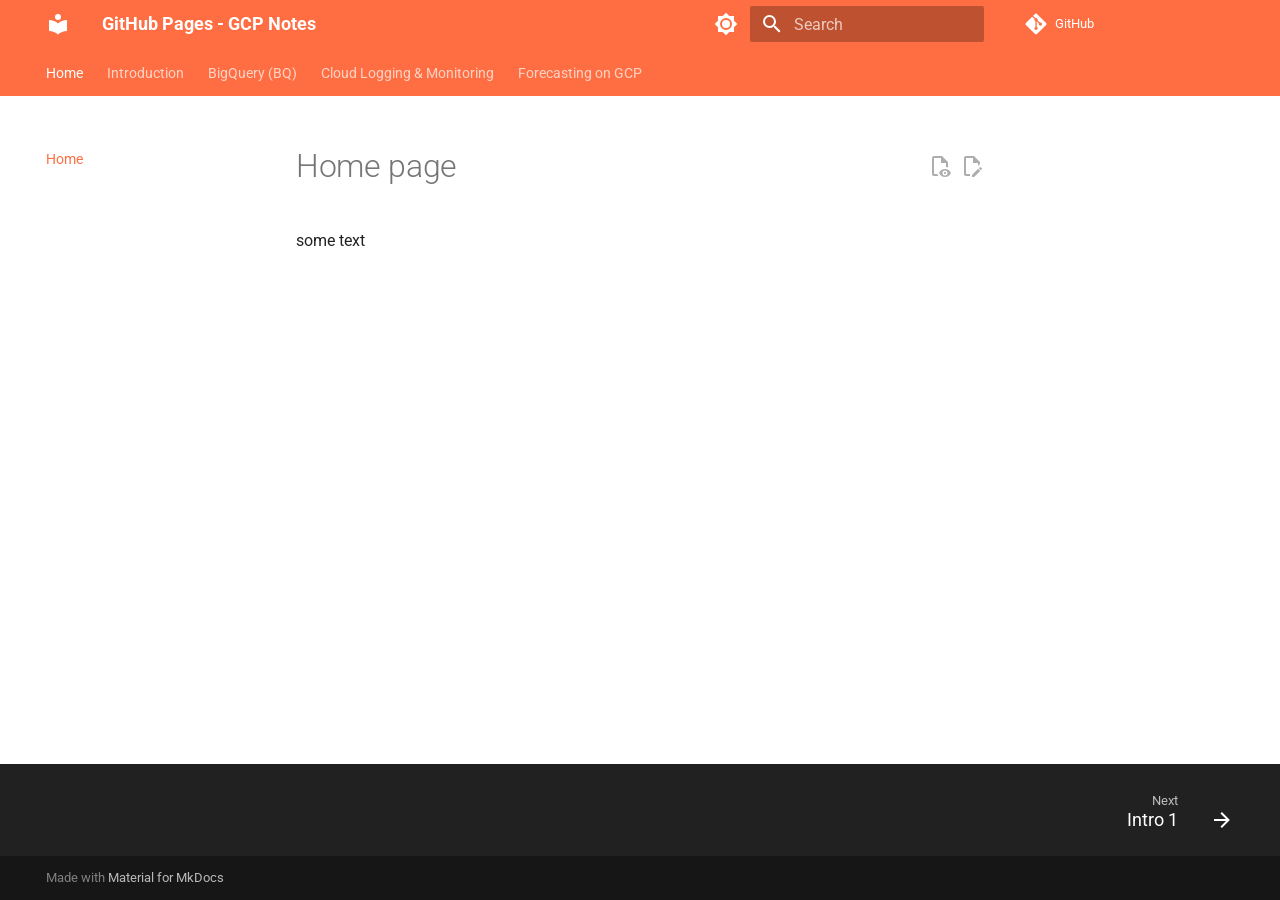
<file: index.html>
<!doctype html>
<html lang="en" class="no-js">
  <head>
    
      <meta charset="utf-8">
      <meta name="viewport" content="width=device-width,initial-scale=1">
      
      
      
        <link rel="canonical" href="https://aurafrizzati.github.io/google-cloud-platform-notes/">
      
      
      
        <link rel="next" href="intro_1/">
      
      
      <link rel="icon" href="assets/images/favicon.png">
      <meta name="generator" content="mkdocs-1.6.1, mkdocs-material-9.6.21">
    
    
      
        <title>GitHub Pages - GCP Notes</title>
      
    
    
      <link rel="stylesheet" href="assets/stylesheets/main.2a3383ac.min.css">
      
        
        <link rel="stylesheet" href="assets/stylesheets/palette.06af60db.min.css">
      
      


    
    
      
    
    
      
        
        
        <link rel="preconnect" href="https://fonts.gstatic.com" crossorigin>
        <link rel="stylesheet" href="https://fonts.googleapis.com/css?family=Roboto:300,300i,400,400i,700,700i%7CRoboto+Mono:400,400i,700,700i&display=fallback">
        <style>:root{--md-text-font:"Roboto";--md-code-font:"Roboto Mono"}</style>
      
    
    
    <script>__md_scope=new URL(".",location),__md_hash=e=>[...e].reduce(((e,_)=>(e<<5)-e+_.charCodeAt(0)),0),__md_get=(e,_=localStorage,t=__md_scope)=>JSON.parse(_.getItem(t.pathname+"."+e)),__md_set=(e,_,t=localStorage,a=__md_scope)=>{try{t.setItem(a.pathname+"."+e,JSON.stringify(_))}catch(e){}}</script>
    
      

    
    
    
  </head>
  
  
    
    
      
    
    
    
    
    <body dir="ltr" data-md-color-scheme="default" data-md-color-primary="deep-orange" data-md-color-accent="orange">
  
    
    <input class="md-toggle" data-md-toggle="drawer" type="checkbox" id="__drawer" autocomplete="off">
    <input class="md-toggle" data-md-toggle="search" type="checkbox" id="__search" autocomplete="off">
    <label class="md-overlay" for="__drawer"></label>
    <div data-md-component="skip">
      
        
        <a href="#home-page" class="md-skip">
          Skip to content
        </a>
      
    </div>
    <div data-md-component="announce">
      
    </div>
    
    
      

<header class="md-header" data-md-component="header">
  <nav class="md-header__inner md-grid" aria-label="Header">
    <a href="." title="GitHub Pages - GCP Notes" class="md-header__button md-logo" aria-label="GitHub Pages - GCP Notes" data-md-component="logo">
      
  
  <svg xmlns="http://www.w3.org/2000/svg" viewBox="0 0 24 24"><path d="M12 8a3 3 0 0 0 3-3 3 3 0 0 0-3-3 3 3 0 0 0-3 3 3 3 0 0 0 3 3m0 3.54C9.64 9.35 6.5 8 3 8v11c3.5 0 6.64 1.35 9 3.54 2.36-2.19 5.5-3.54 9-3.54V8c-3.5 0-6.64 1.35-9 3.54"/></svg>

    </a>
    <label class="md-header__button md-icon" for="__drawer">
      
      <svg xmlns="http://www.w3.org/2000/svg" viewBox="0 0 24 24"><path d="M3 6h18v2H3zm0 5h18v2H3zm0 5h18v2H3z"/></svg>
    </label>
    <div class="md-header__title" data-md-component="header-title">
      <div class="md-header__ellipsis">
        <div class="md-header__topic">
          <span class="md-ellipsis">
            GitHub Pages - GCP Notes
          </span>
        </div>
        <div class="md-header__topic" data-md-component="header-topic">
          <span class="md-ellipsis">
            
              Home
            
          </span>
        </div>
      </div>
    </div>
    
      
        <form class="md-header__option" data-md-component="palette">
  
    
    
    
    <input class="md-option" data-md-color-media="" data-md-color-scheme="default" data-md-color-primary="deep-orange" data-md-color-accent="orange"  aria-label="Switch to dark mode"  type="radio" name="__palette" id="__palette_0">
    
      <label class="md-header__button md-icon" title="Switch to dark mode" for="__palette_1" hidden>
        <svg xmlns="http://www.w3.org/2000/svg" viewBox="0 0 24 24"><path d="M12 8a4 4 0 0 0-4 4 4 4 0 0 0 4 4 4 4 0 0 0 4-4 4 4 0 0 0-4-4m0 10a6 6 0 0 1-6-6 6 6 0 0 1 6-6 6 6 0 0 1 6 6 6 6 0 0 1-6 6m8-9.31V4h-4.69L12 .69 8.69 4H4v4.69L.69 12 4 15.31V20h4.69L12 23.31 15.31 20H20v-4.69L23.31 12z"/></svg>
      </label>
    
  
    
    
    
    <input class="md-option" data-md-color-media="" data-md-color-scheme="slate" data-md-color-primary="deep-orange" data-md-color-accent="orange"  aria-label="Switch to light mode"  type="radio" name="__palette" id="__palette_1">
    
      <label class="md-header__button md-icon" title="Switch to light mode" for="__palette_0" hidden>
        <svg xmlns="http://www.w3.org/2000/svg" viewBox="0 0 24 24"><path d="M12 18c-.89 0-1.74-.2-2.5-.55C11.56 16.5 13 14.42 13 12s-1.44-4.5-3.5-5.45C10.26 6.2 11.11 6 12 6a6 6 0 0 1 6 6 6 6 0 0 1-6 6m8-9.31V4h-4.69L12 .69 8.69 4H4v4.69L.69 12 4 15.31V20h4.69L12 23.31 15.31 20H20v-4.69L23.31 12z"/></svg>
      </label>
    
  
</form>
      
    
    
      <script>var palette=__md_get("__palette");if(palette&&palette.color){if("(prefers-color-scheme)"===palette.color.media){var media=matchMedia("(prefers-color-scheme: light)"),input=document.querySelector(media.matches?"[data-md-color-media='(prefers-color-scheme: light)']":"[data-md-color-media='(prefers-color-scheme: dark)']");palette.color.media=input.getAttribute("data-md-color-media"),palette.color.scheme=input.getAttribute("data-md-color-scheme"),palette.color.primary=input.getAttribute("data-md-color-primary"),palette.color.accent=input.getAttribute("data-md-color-accent")}for(var[key,value]of Object.entries(palette.color))document.body.setAttribute("data-md-color-"+key,value)}</script>
    
    
    
      
      
        <label class="md-header__button md-icon" for="__search">
          
          <svg xmlns="http://www.w3.org/2000/svg" viewBox="0 0 24 24"><path d="M9.5 3A6.5 6.5 0 0 1 16 9.5c0 1.61-.59 3.09-1.56 4.23l.27.27h.79l5 5-1.5 1.5-5-5v-.79l-.27-.27A6.52 6.52 0 0 1 9.5 16 6.5 6.5 0 0 1 3 9.5 6.5 6.5 0 0 1 9.5 3m0 2C7 5 5 7 5 9.5S7 14 9.5 14 14 12 14 9.5 12 5 9.5 5"/></svg>
        </label>
        <div class="md-search" data-md-component="search" role="dialog">
  <label class="md-search__overlay" for="__search"></label>
  <div class="md-search__inner" role="search">
    <form class="md-search__form" name="search">
      <input type="text" class="md-search__input" name="query" aria-label="Search" placeholder="Search" autocapitalize="off" autocorrect="off" autocomplete="off" spellcheck="false" data-md-component="search-query" required>
      <label class="md-search__icon md-icon" for="__search">
        
        <svg xmlns="http://www.w3.org/2000/svg" viewBox="0 0 24 24"><path d="M9.5 3A6.5 6.5 0 0 1 16 9.5c0 1.61-.59 3.09-1.56 4.23l.27.27h.79l5 5-1.5 1.5-5-5v-.79l-.27-.27A6.52 6.52 0 0 1 9.5 16 6.5 6.5 0 0 1 3 9.5 6.5 6.5 0 0 1 9.5 3m0 2C7 5 5 7 5 9.5S7 14 9.5 14 14 12 14 9.5 12 5 9.5 5"/></svg>
        
        <svg xmlns="http://www.w3.org/2000/svg" viewBox="0 0 24 24"><path d="M20 11v2H8l5.5 5.5-1.42 1.42L4.16 12l7.92-7.92L13.5 5.5 8 11z"/></svg>
      </label>
      <nav class="md-search__options" aria-label="Search">
        
        <button type="reset" class="md-search__icon md-icon" title="Clear" aria-label="Clear" tabindex="-1">
          
          <svg xmlns="http://www.w3.org/2000/svg" viewBox="0 0 24 24"><path d="M19 6.41 17.59 5 12 10.59 6.41 5 5 6.41 10.59 12 5 17.59 6.41 19 12 13.41 17.59 19 19 17.59 13.41 12z"/></svg>
        </button>
      </nav>
      
    </form>
    <div class="md-search__output">
      <div class="md-search__scrollwrap" tabindex="0" data-md-scrollfix>
        <div class="md-search-result" data-md-component="search-result">
          <div class="md-search-result__meta">
            Initializing search
          </div>
          <ol class="md-search-result__list" role="presentation"></ol>
        </div>
      </div>
    </div>
  </div>
</div>
      
    
    
      <div class="md-header__source">
        <a href="https://github.com/AuraFrizzati/google-cloud-platform-notes/" title="Go to repository" class="md-source" data-md-component="source">
  <div class="md-source__icon md-icon">
    
    <svg xmlns="http://www.w3.org/2000/svg" viewBox="0 0 448 512"><!--! Font Awesome Free 7.0.1 by @fontawesome - https://fontawesome.com License - https://fontawesome.com/license/free (Icons: CC BY 4.0, Fonts: SIL OFL 1.1, Code: MIT License) Copyright 2025 Fonticons, Inc.--><path d="M439.6 236.1 244 40.5c-5.4-5.5-12.8-8.5-20.4-8.5s-15 3-20.4 8.4L162.5 81l51.5 51.5c27.1-9.1 52.7 16.8 43.4 43.7l49.7 49.7c34.2-11.8 61.2 31 35.5 56.7-26.5 26.5-70.2-2.9-56-37.3L240.3 199v121.9c25.3 12.5 22.3 41.8 9.1 55-6.4 6.4-15.2 10.1-24.3 10.1s-17.8-3.6-24.3-10.1c-17.6-17.6-11.1-46.9 11.2-56v-123c-20.8-8.5-24.6-30.7-18.6-45L142.6 101 8.5 235.1C3 240.6 0 247.9 0 255.5s3 15 8.5 20.4l195.6 195.7c5.4 5.4 12.7 8.4 20.4 8.4s15-3 20.4-8.4l194.7-194.7c5.4-5.4 8.4-12.8 8.4-20.4s-3-15-8.4-20.4"/></svg>
  </div>
  <div class="md-source__repository">
    GitHub
  </div>
</a>
      </div>
    
  </nav>
  
</header>
    
    <div class="md-container" data-md-component="container">
      
      
        
          
            
<nav class="md-tabs" aria-label="Tabs" data-md-component="tabs">
  <div class="md-grid">
    <ul class="md-tabs__list">
      
        
  
  
  
    
  
  
    <li class="md-tabs__item md-tabs__item--active">
      <a href="." class="md-tabs__link">
        
  
  
    
  
  Home

      </a>
    </li>
  

      
        
  
  
  
  
    
    
      <li class="md-tabs__item">
        <a href="intro_1/" class="md-tabs__link">
          
  
  
  Introduction

        </a>
      </li>
    
  

      
        
  
  
  
  
    
    
      <li class="md-tabs__item">
        <a href="1_1_BQ_architecture/" class="md-tabs__link">
          
  
  
  BigQuery (BQ)

        </a>
      </li>
    
  

      
        
  
  
  
  
    
    
      <li class="md-tabs__item">
        <a href="2_1_cloud_logging/" class="md-tabs__link">
          
  
  
  Cloud Logging & Monitoring

        </a>
      </li>
    
  

      
        
  
  
  
  
    
    
      <li class="md-tabs__item">
        <a href="3_1_ts_and_fct_fundamentals/" class="md-tabs__link">
          
  
  
  Forecasting on GCP

        </a>
      </li>
    
  

      
    </ul>
  </div>
</nav>
          
        
      
      <main class="md-main" data-md-component="main">
        <div class="md-main__inner md-grid">
          
            
              
              <div class="md-sidebar md-sidebar--primary" data-md-component="sidebar" data-md-type="navigation" >
                <div class="md-sidebar__scrollwrap">
                  <div class="md-sidebar__inner">
                    


  


<nav class="md-nav md-nav--primary md-nav--lifted" aria-label="Navigation" data-md-level="0">
  <label class="md-nav__title" for="__drawer">
    <a href="." title="GitHub Pages - GCP Notes" class="md-nav__button md-logo" aria-label="GitHub Pages - GCP Notes" data-md-component="logo">
      
  
  <svg xmlns="http://www.w3.org/2000/svg" viewBox="0 0 24 24"><path d="M12 8a3 3 0 0 0 3-3 3 3 0 0 0-3-3 3 3 0 0 0-3 3 3 3 0 0 0 3 3m0 3.54C9.64 9.35 6.5 8 3 8v11c3.5 0 6.64 1.35 9 3.54 2.36-2.19 5.5-3.54 9-3.54V8c-3.5 0-6.64 1.35-9 3.54"/></svg>

    </a>
    GitHub Pages - GCP Notes
  </label>
  
    <div class="md-nav__source">
      <a href="https://github.com/AuraFrizzati/google-cloud-platform-notes/" title="Go to repository" class="md-source" data-md-component="source">
  <div class="md-source__icon md-icon">
    
    <svg xmlns="http://www.w3.org/2000/svg" viewBox="0 0 448 512"><!--! Font Awesome Free 7.0.1 by @fontawesome - https://fontawesome.com License - https://fontawesome.com/license/free (Icons: CC BY 4.0, Fonts: SIL OFL 1.1, Code: MIT License) Copyright 2025 Fonticons, Inc.--><path d="M439.6 236.1 244 40.5c-5.4-5.5-12.8-8.5-20.4-8.5s-15 3-20.4 8.4L162.5 81l51.5 51.5c27.1-9.1 52.7 16.8 43.4 43.7l49.7 49.7c34.2-11.8 61.2 31 35.5 56.7-26.5 26.5-70.2-2.9-56-37.3L240.3 199v121.9c25.3 12.5 22.3 41.8 9.1 55-6.4 6.4-15.2 10.1-24.3 10.1s-17.8-3.6-24.3-10.1c-17.6-17.6-11.1-46.9 11.2-56v-123c-20.8-8.5-24.6-30.7-18.6-45L142.6 101 8.5 235.1C3 240.6 0 247.9 0 255.5s3 15 8.5 20.4l195.6 195.7c5.4 5.4 12.7 8.4 20.4 8.4s15-3 20.4-8.4l194.7-194.7c5.4-5.4 8.4-12.8 8.4-20.4s-3-15-8.4-20.4"/></svg>
  </div>
  <div class="md-source__repository">
    GitHub
  </div>
</a>
    </div>
  
  <ul class="md-nav__list" data-md-scrollfix>
    
      
      
  
  
    
  
  
  
    <li class="md-nav__item md-nav__item--active">
      
      <input class="md-nav__toggle md-toggle" type="checkbox" id="__toc">
      
      
        
      
      
      <a href="." class="md-nav__link md-nav__link--active">
        
  
  
  <span class="md-ellipsis">
    Home
    
  </span>
  

      </a>
      
    </li>
  

    
      
      
  
  
  
  
    
    
    
    
      
      
    
    
    <li class="md-nav__item md-nav__item--nested">
      
        
        
        <input class="md-nav__toggle md-toggle " type="checkbox" id="__nav_2" >
        
          
          <label class="md-nav__link" for="__nav_2" id="__nav_2_label" tabindex="0">
            
  
  
  <span class="md-ellipsis">
    Introduction
    
  </span>
  

            <span class="md-nav__icon md-icon"></span>
          </label>
        
        <nav class="md-nav" data-md-level="1" aria-labelledby="__nav_2_label" aria-expanded="false">
          <label class="md-nav__title" for="__nav_2">
            <span class="md-nav__icon md-icon"></span>
            Introduction
          </label>
          <ul class="md-nav__list" data-md-scrollfix>
            
              
                
  
  
  
  
    <li class="md-nav__item">
      <a href="intro_1/" class="md-nav__link">
        
  
  
  <span class="md-ellipsis">
    Intro 1
    
  </span>
  

      </a>
    </li>
  

              
            
          </ul>
        </nav>
      
    </li>
  

    
      
      
  
  
  
  
    
    
    
    
      
      
    
    
    <li class="md-nav__item md-nav__item--nested">
      
        
        
        <input class="md-nav__toggle md-toggle " type="checkbox" id="__nav_3" >
        
          
          <label class="md-nav__link" for="__nav_3" id="__nav_3_label" tabindex="0">
            
  
  
  <span class="md-ellipsis">
    BigQuery (BQ)
    
  </span>
  

            <span class="md-nav__icon md-icon"></span>
          </label>
        
        <nav class="md-nav" data-md-level="1" aria-labelledby="__nav_3_label" aria-expanded="false">
          <label class="md-nav__title" for="__nav_3">
            <span class="md-nav__icon md-icon"></span>
            BigQuery (BQ)
          </label>
          <ul class="md-nav__list" data-md-scrollfix>
            
              
                
  
  
  
  
    <li class="md-nav__item">
      <a href="1_1_BQ_architecture/" class="md-nav__link">
        
  
  
  <span class="md-ellipsis">
    1.1 BQ Architecture
    
  </span>
  

      </a>
    </li>
  

              
            
          </ul>
        </nav>
      
    </li>
  

    
      
      
  
  
  
  
    
    
    
    
      
      
    
    
    <li class="md-nav__item md-nav__item--nested">
      
        
        
        <input class="md-nav__toggle md-toggle " type="checkbox" id="__nav_4" >
        
          
          <label class="md-nav__link" for="__nav_4" id="__nav_4_label" tabindex="0">
            
  
  
  <span class="md-ellipsis">
    Cloud Logging & Monitoring
    
  </span>
  

            <span class="md-nav__icon md-icon"></span>
          </label>
        
        <nav class="md-nav" data-md-level="1" aria-labelledby="__nav_4_label" aria-expanded="false">
          <label class="md-nav__title" for="__nav_4">
            <span class="md-nav__icon md-icon"></span>
            Cloud Logging & Monitoring
          </label>
          <ul class="md-nav__list" data-md-scrollfix>
            
              
                
  
  
  
  
    <li class="md-nav__item">
      <a href="2_1_cloud_logging/" class="md-nav__link">
        
  
  
  <span class="md-ellipsis">
    1 Cloud Logging
    
  </span>
  

      </a>
    </li>
  

              
            
          </ul>
        </nav>
      
    </li>
  

    
      
      
  
  
  
  
    
    
    
    
      
      
    
    
    <li class="md-nav__item md-nav__item--nested">
      
        
        
        <input class="md-nav__toggle md-toggle " type="checkbox" id="__nav_5" >
        
          
          <label class="md-nav__link" for="__nav_5" id="__nav_5_label" tabindex="0">
            
  
  
  <span class="md-ellipsis">
    Forecasting on GCP
    
  </span>
  

            <span class="md-nav__icon md-icon"></span>
          </label>
        
        <nav class="md-nav" data-md-level="1" aria-labelledby="__nav_5_label" aria-expanded="false">
          <label class="md-nav__title" for="__nav_5">
            <span class="md-nav__icon md-icon"></span>
            Forecasting on GCP
          </label>
          <ul class="md-nav__list" data-md-scrollfix>
            
              
                
  
  
  
  
    <li class="md-nav__item">
      <a href="3_1_ts_and_fct_fundamentals/" class="md-nav__link">
        
  
  
  <span class="md-ellipsis">
    1 Time Series and Forecasting Fundamentals
    
  </span>
  

      </a>
    </li>
  

              
            
              
                
  
  
  
  
    <li class="md-nav__item">
      <a href="3_2_forecasting_options_gcp/" class="md-nav__link">
        
  
  
  <span class="md-ellipsis">
    2 Forecasting Options on Google Cloud
    
  </span>
  

      </a>
    </li>
  

              
            
              
                
  
  
  
  
    <li class="md-nav__item">
      <a href="3_3_forecasting_tutorial_bqml/" class="md-nav__link">
        
  
  
  <span class="md-ellipsis">
    3 Forecasting Tutorial BigQuery ML
    
  </span>
  

      </a>
    </li>
  

              
            
              
                
  
  
  
  
    <li class="md-nav__item">
      <a href="bqml_pricing_calculator/" class="md-nav__link">
        
  
  
  <span class="md-ellipsis">
    4 BigQuery ML Pricing Calculator
    
  </span>
  

      </a>
    </li>
  

              
            
          </ul>
        </nav>
      
    </li>
  

    
  </ul>
</nav>
                  </div>
                </div>
              </div>
            
            
              
              <div class="md-sidebar md-sidebar--secondary" data-md-component="sidebar" data-md-type="toc" >
                <div class="md-sidebar__scrollwrap">
                  <div class="md-sidebar__inner">
                    

<nav class="md-nav md-nav--secondary" aria-label="Table of contents">
  
  
  
    
  
  
</nav>
                  </div>
                </div>
              </div>
            
          
          
            <div class="md-content" data-md-component="content">
              <article class="md-content__inner md-typeset">
                
                  


  
    <a href="https://github.com/AuraFrizzati/google-cloud-platform-notes/edit/main/doc/index.md" title="Edit this page" class="md-content__button md-icon" rel="edit">
      
      <svg xmlns="http://www.w3.org/2000/svg" viewBox="0 0 24 24"><path d="M10 20H6V4h7v5h5v3.1l2-2V8l-6-6H6c-1.1 0-2 .9-2 2v16c0 1.1.9 2 2 2h4zm10.2-7c.1 0 .3.1.4.2l1.3 1.3c.2.2.2.6 0 .8l-1 1-2.1-2.1 1-1c.1-.1.2-.2.4-.2m0 3.9L14.1 23H12v-2.1l6.1-6.1z"/></svg>
    </a>
  
  
    
      
    
    <a href="https://github.com/AuraFrizzati/google-cloud-platform-notes/raw/main/doc/index.md" title="View source of this page" class="md-content__button md-icon">
      
      <svg xmlns="http://www.w3.org/2000/svg" viewBox="0 0 24 24"><path d="M17 18c.56 0 1 .44 1 1s-.44 1-1 1-1-.44-1-1 .44-1 1-1m0-3c-2.73 0-5.06 1.66-6 4 .94 2.34 3.27 4 6 4s5.06-1.66 6-4c-.94-2.34-3.27-4-6-4m0 6.5a2.5 2.5 0 0 1-2.5-2.5 2.5 2.5 0 0 1 2.5-2.5 2.5 2.5 0 0 1 2.5 2.5 2.5 2.5 0 0 1-2.5 2.5M9.27 20H6V4h7v5h5v4.07c.7.08 1.36.25 2 .49V8l-6-6H6a2 2 0 0 0-2 2v16a2 2 0 0 0 2 2h4.5a8.2 8.2 0 0 1-1.23-2"/></svg>
    </a>
  


<h1 id="home-page">Home page</h1>
<p>some text</p>












                
              </article>
            </div>
          
          
<script>var target=document.getElementById(location.hash.slice(1));target&&target.name&&(target.checked=target.name.startsWith("__tabbed_"))</script>
        </div>
        
      </main>
      
        <footer class="md-footer">
  
    
      
      <nav class="md-footer__inner md-grid" aria-label="Footer" >
        
        
          
          <a href="intro_1/" class="md-footer__link md-footer__link--next" aria-label="Next: Intro 1">
            <div class="md-footer__title">
              <span class="md-footer__direction">
                Next
              </span>
              <div class="md-ellipsis">
                Intro 1
              </div>
            </div>
            <div class="md-footer__button md-icon">
              
              <svg xmlns="http://www.w3.org/2000/svg" viewBox="0 0 24 24"><path d="M4 11v2h12l-5.5 5.5 1.42 1.42L19.84 12l-7.92-7.92L10.5 5.5 16 11z"/></svg>
            </div>
          </a>
        
      </nav>
    
  
  <div class="md-footer-meta md-typeset">
    <div class="md-footer-meta__inner md-grid">
      <div class="md-copyright">
  
  
    Made with
    <a href="https://squidfunk.github.io/mkdocs-material/" target="_blank" rel="noopener">
      Material for MkDocs
    </a>
  
</div>
      
    </div>
  </div>
</footer>
      
    </div>
    <div class="md-dialog" data-md-component="dialog">
      <div class="md-dialog__inner md-typeset"></div>
    </div>
    
    
    
      
      <script id="__config" type="application/json">{"base": ".", "features": ["navigation.tabs", "navigation.footer", "content.action.edit", "content.action.view", "content.code.copy"], "search": "assets/javascripts/workers/search.973d3a69.min.js", "tags": null, "translations": {"clipboard.copied": "Copied to clipboard", "clipboard.copy": "Copy to clipboard", "search.result.more.one": "1 more on this page", "search.result.more.other": "# more on this page", "search.result.none": "No matching documents", "search.result.one": "1 matching document", "search.result.other": "# matching documents", "search.result.placeholder": "Type to start searching", "search.result.term.missing": "Missing", "select.version": "Select version"}, "version": null}</script>
    
    
      <script src="assets/javascripts/bundle.f55a23d4.min.js"></script>
      
    
  </body>
</html>
</file>
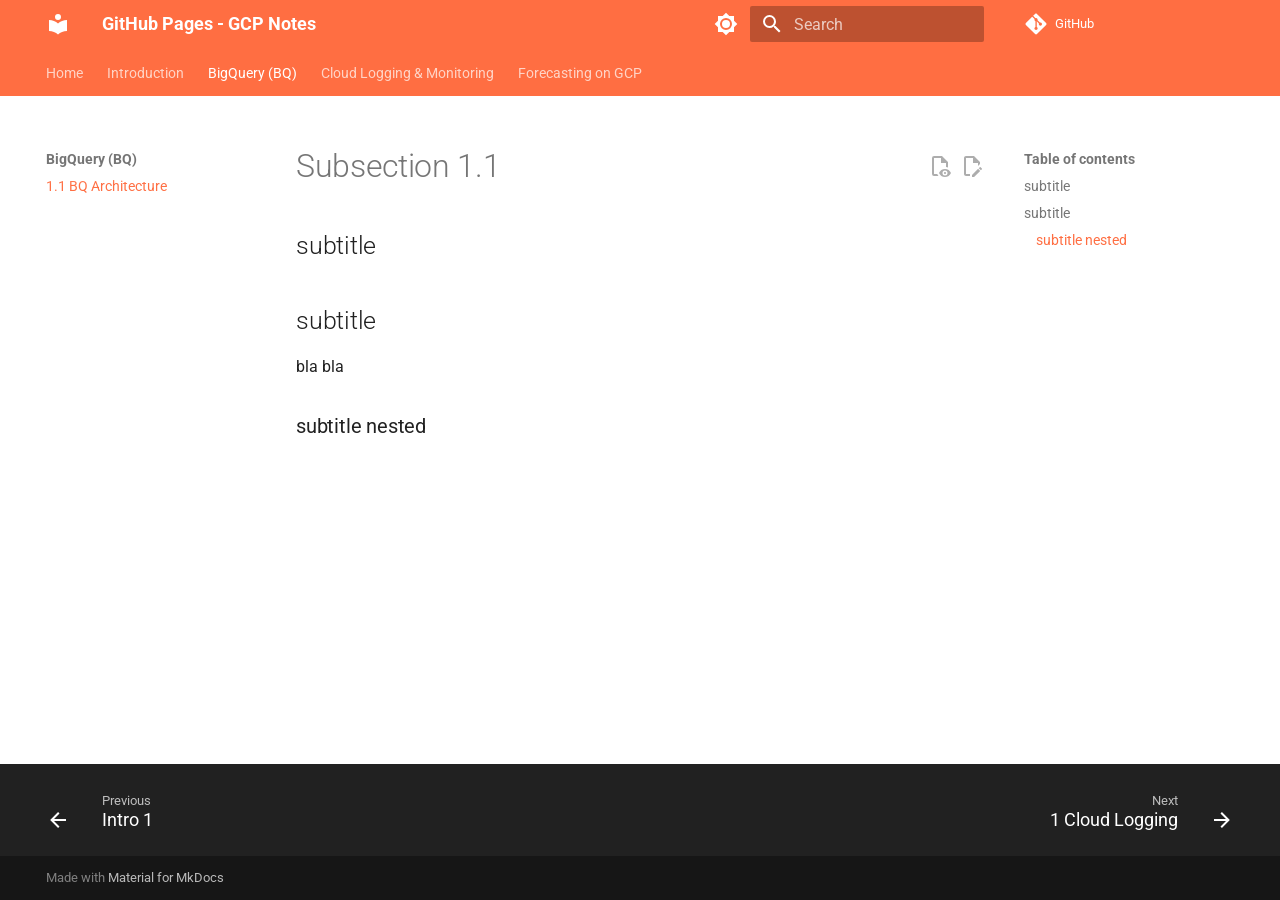
<file: 1_1_BQ_architecture/index.html>
<!doctype html>
<html lang="en" class="no-js">
  <head>
    
      <meta charset="utf-8">
      <meta name="viewport" content="width=device-width,initial-scale=1">
      
      
      
        <link rel="canonical" href="https://aurafrizzati.github.io/google-cloud-platform-notes/1_1_BQ_architecture/">
      
      
        <link rel="prev" href="../intro_1/">
      
      
        <link rel="next" href="../2_1_cloud_logging/">
      
      
      <link rel="icon" href="../assets/images/favicon.png">
      <meta name="generator" content="mkdocs-1.6.1, mkdocs-material-9.6.21">
    
    
      
        <title>1.1 BQ Architecture - GitHub Pages - GCP Notes</title>
      
    
    
      <link rel="stylesheet" href="../assets/stylesheets/main.2a3383ac.min.css">
      
        
        <link rel="stylesheet" href="../assets/stylesheets/palette.06af60db.min.css">
      
      


    
    
      
    
    
      
        
        
        <link rel="preconnect" href="https://fonts.gstatic.com" crossorigin>
        <link rel="stylesheet" href="https://fonts.googleapis.com/css?family=Roboto:300,300i,400,400i,700,700i%7CRoboto+Mono:400,400i,700,700i&display=fallback">
        <style>:root{--md-text-font:"Roboto";--md-code-font:"Roboto Mono"}</style>
      
    
    
    <script>__md_scope=new URL("..",location),__md_hash=e=>[...e].reduce(((e,_)=>(e<<5)-e+_.charCodeAt(0)),0),__md_get=(e,_=localStorage,t=__md_scope)=>JSON.parse(_.getItem(t.pathname+"."+e)),__md_set=(e,_,t=localStorage,a=__md_scope)=>{try{t.setItem(a.pathname+"."+e,JSON.stringify(_))}catch(e){}}</script>
    
      

    
    
    
  </head>
  
  
    
    
      
    
    
    
    
    <body dir="ltr" data-md-color-scheme="default" data-md-color-primary="deep-orange" data-md-color-accent="orange">
  
    
    <input class="md-toggle" data-md-toggle="drawer" type="checkbox" id="__drawer" autocomplete="off">
    <input class="md-toggle" data-md-toggle="search" type="checkbox" id="__search" autocomplete="off">
    <label class="md-overlay" for="__drawer"></label>
    <div data-md-component="skip">
      
        
        <a href="#subsection-11" class="md-skip">
          Skip to content
        </a>
      
    </div>
    <div data-md-component="announce">
      
    </div>
    
    
      

<header class="md-header" data-md-component="header">
  <nav class="md-header__inner md-grid" aria-label="Header">
    <a href=".." title="GitHub Pages - GCP Notes" class="md-header__button md-logo" aria-label="GitHub Pages - GCP Notes" data-md-component="logo">
      
  
  <svg xmlns="http://www.w3.org/2000/svg" viewBox="0 0 24 24"><path d="M12 8a3 3 0 0 0 3-3 3 3 0 0 0-3-3 3 3 0 0 0-3 3 3 3 0 0 0 3 3m0 3.54C9.64 9.35 6.5 8 3 8v11c3.5 0 6.64 1.35 9 3.54 2.36-2.19 5.5-3.54 9-3.54V8c-3.5 0-6.64 1.35-9 3.54"/></svg>

    </a>
    <label class="md-header__button md-icon" for="__drawer">
      
      <svg xmlns="http://www.w3.org/2000/svg" viewBox="0 0 24 24"><path d="M3 6h18v2H3zm0 5h18v2H3zm0 5h18v2H3z"/></svg>
    </label>
    <div class="md-header__title" data-md-component="header-title">
      <div class="md-header__ellipsis">
        <div class="md-header__topic">
          <span class="md-ellipsis">
            GitHub Pages - GCP Notes
          </span>
        </div>
        <div class="md-header__topic" data-md-component="header-topic">
          <span class="md-ellipsis">
            
              1.1 BQ Architecture
            
          </span>
        </div>
      </div>
    </div>
    
      
        <form class="md-header__option" data-md-component="palette">
  
    
    
    
    <input class="md-option" data-md-color-media="" data-md-color-scheme="default" data-md-color-primary="deep-orange" data-md-color-accent="orange"  aria-label="Switch to dark mode"  type="radio" name="__palette" id="__palette_0">
    
      <label class="md-header__button md-icon" title="Switch to dark mode" for="__palette_1" hidden>
        <svg xmlns="http://www.w3.org/2000/svg" viewBox="0 0 24 24"><path d="M12 8a4 4 0 0 0-4 4 4 4 0 0 0 4 4 4 4 0 0 0 4-4 4 4 0 0 0-4-4m0 10a6 6 0 0 1-6-6 6 6 0 0 1 6-6 6 6 0 0 1 6 6 6 6 0 0 1-6 6m8-9.31V4h-4.69L12 .69 8.69 4H4v4.69L.69 12 4 15.31V20h4.69L12 23.31 15.31 20H20v-4.69L23.31 12z"/></svg>
      </label>
    
  
    
    
    
    <input class="md-option" data-md-color-media="" data-md-color-scheme="slate" data-md-color-primary="deep-orange" data-md-color-accent="orange"  aria-label="Switch to light mode"  type="radio" name="__palette" id="__palette_1">
    
      <label class="md-header__button md-icon" title="Switch to light mode" for="__palette_0" hidden>
        <svg xmlns="http://www.w3.org/2000/svg" viewBox="0 0 24 24"><path d="M12 18c-.89 0-1.74-.2-2.5-.55C11.56 16.5 13 14.42 13 12s-1.44-4.5-3.5-5.45C10.26 6.2 11.11 6 12 6a6 6 0 0 1 6 6 6 6 0 0 1-6 6m8-9.31V4h-4.69L12 .69 8.69 4H4v4.69L.69 12 4 15.31V20h4.69L12 23.31 15.31 20H20v-4.69L23.31 12z"/></svg>
      </label>
    
  
</form>
      
    
    
      <script>var palette=__md_get("__palette");if(palette&&palette.color){if("(prefers-color-scheme)"===palette.color.media){var media=matchMedia("(prefers-color-scheme: light)"),input=document.querySelector(media.matches?"[data-md-color-media='(prefers-color-scheme: light)']":"[data-md-color-media='(prefers-color-scheme: dark)']");palette.color.media=input.getAttribute("data-md-color-media"),palette.color.scheme=input.getAttribute("data-md-color-scheme"),palette.color.primary=input.getAttribute("data-md-color-primary"),palette.color.accent=input.getAttribute("data-md-color-accent")}for(var[key,value]of Object.entries(palette.color))document.body.setAttribute("data-md-color-"+key,value)}</script>
    
    
    
      
      
        <label class="md-header__button md-icon" for="__search">
          
          <svg xmlns="http://www.w3.org/2000/svg" viewBox="0 0 24 24"><path d="M9.5 3A6.5 6.5 0 0 1 16 9.5c0 1.61-.59 3.09-1.56 4.23l.27.27h.79l5 5-1.5 1.5-5-5v-.79l-.27-.27A6.52 6.52 0 0 1 9.5 16 6.5 6.5 0 0 1 3 9.5 6.5 6.5 0 0 1 9.5 3m0 2C7 5 5 7 5 9.5S7 14 9.5 14 14 12 14 9.5 12 5 9.5 5"/></svg>
        </label>
        <div class="md-search" data-md-component="search" role="dialog">
  <label class="md-search__overlay" for="__search"></label>
  <div class="md-search__inner" role="search">
    <form class="md-search__form" name="search">
      <input type="text" class="md-search__input" name="query" aria-label="Search" placeholder="Search" autocapitalize="off" autocorrect="off" autocomplete="off" spellcheck="false" data-md-component="search-query" required>
      <label class="md-search__icon md-icon" for="__search">
        
        <svg xmlns="http://www.w3.org/2000/svg" viewBox="0 0 24 24"><path d="M9.5 3A6.5 6.5 0 0 1 16 9.5c0 1.61-.59 3.09-1.56 4.23l.27.27h.79l5 5-1.5 1.5-5-5v-.79l-.27-.27A6.52 6.52 0 0 1 9.5 16 6.5 6.5 0 0 1 3 9.5 6.5 6.5 0 0 1 9.5 3m0 2C7 5 5 7 5 9.5S7 14 9.5 14 14 12 14 9.5 12 5 9.5 5"/></svg>
        
        <svg xmlns="http://www.w3.org/2000/svg" viewBox="0 0 24 24"><path d="M20 11v2H8l5.5 5.5-1.42 1.42L4.16 12l7.92-7.92L13.5 5.5 8 11z"/></svg>
      </label>
      <nav class="md-search__options" aria-label="Search">
        
        <button type="reset" class="md-search__icon md-icon" title="Clear" aria-label="Clear" tabindex="-1">
          
          <svg xmlns="http://www.w3.org/2000/svg" viewBox="0 0 24 24"><path d="M19 6.41 17.59 5 12 10.59 6.41 5 5 6.41 10.59 12 5 17.59 6.41 19 12 13.41 17.59 19 19 17.59 13.41 12z"/></svg>
        </button>
      </nav>
      
    </form>
    <div class="md-search__output">
      <div class="md-search__scrollwrap" tabindex="0" data-md-scrollfix>
        <div class="md-search-result" data-md-component="search-result">
          <div class="md-search-result__meta">
            Initializing search
          </div>
          <ol class="md-search-result__list" role="presentation"></ol>
        </div>
      </div>
    </div>
  </div>
</div>
      
    
    
      <div class="md-header__source">
        <a href="https://github.com/AuraFrizzati/google-cloud-platform-notes/" title="Go to repository" class="md-source" data-md-component="source">
  <div class="md-source__icon md-icon">
    
    <svg xmlns="http://www.w3.org/2000/svg" viewBox="0 0 448 512"><!--! Font Awesome Free 7.0.1 by @fontawesome - https://fontawesome.com License - https://fontawesome.com/license/free (Icons: CC BY 4.0, Fonts: SIL OFL 1.1, Code: MIT License) Copyright 2025 Fonticons, Inc.--><path d="M439.6 236.1 244 40.5c-5.4-5.5-12.8-8.5-20.4-8.5s-15 3-20.4 8.4L162.5 81l51.5 51.5c27.1-9.1 52.7 16.8 43.4 43.7l49.7 49.7c34.2-11.8 61.2 31 35.5 56.7-26.5 26.5-70.2-2.9-56-37.3L240.3 199v121.9c25.3 12.5 22.3 41.8 9.1 55-6.4 6.4-15.2 10.1-24.3 10.1s-17.8-3.6-24.3-10.1c-17.6-17.6-11.1-46.9 11.2-56v-123c-20.8-8.5-24.6-30.7-18.6-45L142.6 101 8.5 235.1C3 240.6 0 247.9 0 255.5s3 15 8.5 20.4l195.6 195.7c5.4 5.4 12.7 8.4 20.4 8.4s15-3 20.4-8.4l194.7-194.7c5.4-5.4 8.4-12.8 8.4-20.4s-3-15-8.4-20.4"/></svg>
  </div>
  <div class="md-source__repository">
    GitHub
  </div>
</a>
      </div>
    
  </nav>
  
</header>
    
    <div class="md-container" data-md-component="container">
      
      
        
          
            
<nav class="md-tabs" aria-label="Tabs" data-md-component="tabs">
  <div class="md-grid">
    <ul class="md-tabs__list">
      
        
  
  
  
  
    <li class="md-tabs__item">
      <a href=".." class="md-tabs__link">
        
  
  
    
  
  Home

      </a>
    </li>
  

      
        
  
  
  
  
    
    
      <li class="md-tabs__item">
        <a href="../intro_1/" class="md-tabs__link">
          
  
  
  Introduction

        </a>
      </li>
    
  

      
        
  
  
  
    
  
  
    
    
      <li class="md-tabs__item md-tabs__item--active">
        <a href="./" class="md-tabs__link">
          
  
  
  BigQuery (BQ)

        </a>
      </li>
    
  

      
        
  
  
  
  
    
    
      <li class="md-tabs__item">
        <a href="../2_1_cloud_logging/" class="md-tabs__link">
          
  
  
  Cloud Logging & Monitoring

        </a>
      </li>
    
  

      
        
  
  
  
  
    
    
      <li class="md-tabs__item">
        <a href="../3_1_ts_and_fct_fundamentals/" class="md-tabs__link">
          
  
  
  Forecasting on GCP

        </a>
      </li>
    
  

      
    </ul>
  </div>
</nav>
          
        
      
      <main class="md-main" data-md-component="main">
        <div class="md-main__inner md-grid">
          
            
              
              <div class="md-sidebar md-sidebar--primary" data-md-component="sidebar" data-md-type="navigation" >
                <div class="md-sidebar__scrollwrap">
                  <div class="md-sidebar__inner">
                    


  


<nav class="md-nav md-nav--primary md-nav--lifted" aria-label="Navigation" data-md-level="0">
  <label class="md-nav__title" for="__drawer">
    <a href=".." title="GitHub Pages - GCP Notes" class="md-nav__button md-logo" aria-label="GitHub Pages - GCP Notes" data-md-component="logo">
      
  
  <svg xmlns="http://www.w3.org/2000/svg" viewBox="0 0 24 24"><path d="M12 8a3 3 0 0 0 3-3 3 3 0 0 0-3-3 3 3 0 0 0-3 3 3 3 0 0 0 3 3m0 3.54C9.64 9.35 6.5 8 3 8v11c3.5 0 6.64 1.35 9 3.54 2.36-2.19 5.5-3.54 9-3.54V8c-3.5 0-6.64 1.35-9 3.54"/></svg>

    </a>
    GitHub Pages - GCP Notes
  </label>
  
    <div class="md-nav__source">
      <a href="https://github.com/AuraFrizzati/google-cloud-platform-notes/" title="Go to repository" class="md-source" data-md-component="source">
  <div class="md-source__icon md-icon">
    
    <svg xmlns="http://www.w3.org/2000/svg" viewBox="0 0 448 512"><!--! Font Awesome Free 7.0.1 by @fontawesome - https://fontawesome.com License - https://fontawesome.com/license/free (Icons: CC BY 4.0, Fonts: SIL OFL 1.1, Code: MIT License) Copyright 2025 Fonticons, Inc.--><path d="M439.6 236.1 244 40.5c-5.4-5.5-12.8-8.5-20.4-8.5s-15 3-20.4 8.4L162.5 81l51.5 51.5c27.1-9.1 52.7 16.8 43.4 43.7l49.7 49.7c34.2-11.8 61.2 31 35.5 56.7-26.5 26.5-70.2-2.9-56-37.3L240.3 199v121.9c25.3 12.5 22.3 41.8 9.1 55-6.4 6.4-15.2 10.1-24.3 10.1s-17.8-3.6-24.3-10.1c-17.6-17.6-11.1-46.9 11.2-56v-123c-20.8-8.5-24.6-30.7-18.6-45L142.6 101 8.5 235.1C3 240.6 0 247.9 0 255.5s3 15 8.5 20.4l195.6 195.7c5.4 5.4 12.7 8.4 20.4 8.4s15-3 20.4-8.4l194.7-194.7c5.4-5.4 8.4-12.8 8.4-20.4s-3-15-8.4-20.4"/></svg>
  </div>
  <div class="md-source__repository">
    GitHub
  </div>
</a>
    </div>
  
  <ul class="md-nav__list" data-md-scrollfix>
    
      
      
  
  
  
  
    <li class="md-nav__item">
      <a href=".." class="md-nav__link">
        
  
  
  <span class="md-ellipsis">
    Home
    
  </span>
  

      </a>
    </li>
  

    
      
      
  
  
  
  
    
    
    
    
      
      
    
    
    <li class="md-nav__item md-nav__item--nested">
      
        
        
        <input class="md-nav__toggle md-toggle " type="checkbox" id="__nav_2" >
        
          
          <label class="md-nav__link" for="__nav_2" id="__nav_2_label" tabindex="0">
            
  
  
  <span class="md-ellipsis">
    Introduction
    
  </span>
  

            <span class="md-nav__icon md-icon"></span>
          </label>
        
        <nav class="md-nav" data-md-level="1" aria-labelledby="__nav_2_label" aria-expanded="false">
          <label class="md-nav__title" for="__nav_2">
            <span class="md-nav__icon md-icon"></span>
            Introduction
          </label>
          <ul class="md-nav__list" data-md-scrollfix>
            
              
                
  
  
  
  
    <li class="md-nav__item">
      <a href="../intro_1/" class="md-nav__link">
        
  
  
  <span class="md-ellipsis">
    Intro 1
    
  </span>
  

      </a>
    </li>
  

              
            
          </ul>
        </nav>
      
    </li>
  

    
      
      
  
  
    
  
  
  
    
    
    
    
      
        
        
      
      
    
    
    <li class="md-nav__item md-nav__item--active md-nav__item--section md-nav__item--nested">
      
        
        
        <input class="md-nav__toggle md-toggle " type="checkbox" id="__nav_3" checked>
        
          
          <label class="md-nav__link" for="__nav_3" id="__nav_3_label" tabindex="">
            
  
  
  <span class="md-ellipsis">
    BigQuery (BQ)
    
  </span>
  

            <span class="md-nav__icon md-icon"></span>
          </label>
        
        <nav class="md-nav" data-md-level="1" aria-labelledby="__nav_3_label" aria-expanded="true">
          <label class="md-nav__title" for="__nav_3">
            <span class="md-nav__icon md-icon"></span>
            BigQuery (BQ)
          </label>
          <ul class="md-nav__list" data-md-scrollfix>
            
              
                
  
  
    
  
  
  
    <li class="md-nav__item md-nav__item--active">
      
      <input class="md-nav__toggle md-toggle" type="checkbox" id="__toc">
      
      
        
      
      
        <label class="md-nav__link md-nav__link--active" for="__toc">
          
  
  
  <span class="md-ellipsis">
    1.1 BQ Architecture
    
  </span>
  

          <span class="md-nav__icon md-icon"></span>
        </label>
      
      <a href="./" class="md-nav__link md-nav__link--active">
        
  
  
  <span class="md-ellipsis">
    1.1 BQ Architecture
    
  </span>
  

      </a>
      
        

<nav class="md-nav md-nav--secondary" aria-label="Table of contents">
  
  
  
    
  
  
    <label class="md-nav__title" for="__toc">
      <span class="md-nav__icon md-icon"></span>
      Table of contents
    </label>
    <ul class="md-nav__list" data-md-component="toc" data-md-scrollfix>
      
        <li class="md-nav__item">
  <a href="#subtitle" class="md-nav__link">
    <span class="md-ellipsis">
      subtitle
    </span>
  </a>
  
</li>
      
        <li class="md-nav__item">
  <a href="#subtitle_1" class="md-nav__link">
    <span class="md-ellipsis">
      subtitle
    </span>
  </a>
  
    <nav class="md-nav" aria-label="subtitle">
      <ul class="md-nav__list">
        
          <li class="md-nav__item">
  <a href="#subtitle-nested" class="md-nav__link">
    <span class="md-ellipsis">
      subtitle nested
    </span>
  </a>
  
</li>
        
      </ul>
    </nav>
  
</li>
      
    </ul>
  
</nav>
      
    </li>
  

              
            
          </ul>
        </nav>
      
    </li>
  

    
      
      
  
  
  
  
    
    
    
    
      
      
    
    
    <li class="md-nav__item md-nav__item--nested">
      
        
        
        <input class="md-nav__toggle md-toggle " type="checkbox" id="__nav_4" >
        
          
          <label class="md-nav__link" for="__nav_4" id="__nav_4_label" tabindex="0">
            
  
  
  <span class="md-ellipsis">
    Cloud Logging & Monitoring
    
  </span>
  

            <span class="md-nav__icon md-icon"></span>
          </label>
        
        <nav class="md-nav" data-md-level="1" aria-labelledby="__nav_4_label" aria-expanded="false">
          <label class="md-nav__title" for="__nav_4">
            <span class="md-nav__icon md-icon"></span>
            Cloud Logging & Monitoring
          </label>
          <ul class="md-nav__list" data-md-scrollfix>
            
              
                
  
  
  
  
    <li class="md-nav__item">
      <a href="../2_1_cloud_logging/" class="md-nav__link">
        
  
  
  <span class="md-ellipsis">
    1 Cloud Logging
    
  </span>
  

      </a>
    </li>
  

              
            
          </ul>
        </nav>
      
    </li>
  

    
      
      
  
  
  
  
    
    
    
    
      
      
    
    
    <li class="md-nav__item md-nav__item--nested">
      
        
        
        <input class="md-nav__toggle md-toggle " type="checkbox" id="__nav_5" >
        
          
          <label class="md-nav__link" for="__nav_5" id="__nav_5_label" tabindex="0">
            
  
  
  <span class="md-ellipsis">
    Forecasting on GCP
    
  </span>
  

            <span class="md-nav__icon md-icon"></span>
          </label>
        
        <nav class="md-nav" data-md-level="1" aria-labelledby="__nav_5_label" aria-expanded="false">
          <label class="md-nav__title" for="__nav_5">
            <span class="md-nav__icon md-icon"></span>
            Forecasting on GCP
          </label>
          <ul class="md-nav__list" data-md-scrollfix>
            
              
                
  
  
  
  
    <li class="md-nav__item">
      <a href="../3_1_ts_and_fct_fundamentals/" class="md-nav__link">
        
  
  
  <span class="md-ellipsis">
    1 Time Series and Forecasting Fundamentals
    
  </span>
  

      </a>
    </li>
  

              
            
              
                
  
  
  
  
    <li class="md-nav__item">
      <a href="../3_2_forecasting_options_gcp/" class="md-nav__link">
        
  
  
  <span class="md-ellipsis">
    2 Forecasting Options on Google Cloud
    
  </span>
  

      </a>
    </li>
  

              
            
              
                
  
  
  
  
    <li class="md-nav__item">
      <a href="../3_3_forecasting_tutorial_bqml/" class="md-nav__link">
        
  
  
  <span class="md-ellipsis">
    3 Forecasting Tutorial BigQuery ML
    
  </span>
  

      </a>
    </li>
  

              
            
              
                
  
  
  
  
    <li class="md-nav__item">
      <a href="../bqml_pricing_calculator/" class="md-nav__link">
        
  
  
  <span class="md-ellipsis">
    4 BigQuery ML Pricing Calculator
    
  </span>
  

      </a>
    </li>
  

              
            
          </ul>
        </nav>
      
    </li>
  

    
  </ul>
</nav>
                  </div>
                </div>
              </div>
            
            
              
              <div class="md-sidebar md-sidebar--secondary" data-md-component="sidebar" data-md-type="toc" >
                <div class="md-sidebar__scrollwrap">
                  <div class="md-sidebar__inner">
                    

<nav class="md-nav md-nav--secondary" aria-label="Table of contents">
  
  
  
    
  
  
    <label class="md-nav__title" for="__toc">
      <span class="md-nav__icon md-icon"></span>
      Table of contents
    </label>
    <ul class="md-nav__list" data-md-component="toc" data-md-scrollfix>
      
        <li class="md-nav__item">
  <a href="#subtitle" class="md-nav__link">
    <span class="md-ellipsis">
      subtitle
    </span>
  </a>
  
</li>
      
        <li class="md-nav__item">
  <a href="#subtitle_1" class="md-nav__link">
    <span class="md-ellipsis">
      subtitle
    </span>
  </a>
  
    <nav class="md-nav" aria-label="subtitle">
      <ul class="md-nav__list">
        
          <li class="md-nav__item">
  <a href="#subtitle-nested" class="md-nav__link">
    <span class="md-ellipsis">
      subtitle nested
    </span>
  </a>
  
</li>
        
      </ul>
    </nav>
  
</li>
      
    </ul>
  
</nav>
                  </div>
                </div>
              </div>
            
          
          
            <div class="md-content" data-md-component="content">
              <article class="md-content__inner md-typeset">
                
                  


  
    <a href="https://github.com/AuraFrizzati/google-cloud-platform-notes/edit/main/doc/1_1_BQ_architecture.md" title="Edit this page" class="md-content__button md-icon" rel="edit">
      
      <svg xmlns="http://www.w3.org/2000/svg" viewBox="0 0 24 24"><path d="M10 20H6V4h7v5h5v3.1l2-2V8l-6-6H6c-1.1 0-2 .9-2 2v16c0 1.1.9 2 2 2h4zm10.2-7c.1 0 .3.1.4.2l1.3 1.3c.2.2.2.6 0 .8l-1 1-2.1-2.1 1-1c.1-.1.2-.2.4-.2m0 3.9L14.1 23H12v-2.1l6.1-6.1z"/></svg>
    </a>
  
  
    
      
    
    <a href="https://github.com/AuraFrizzati/google-cloud-platform-notes/raw/main/doc/1_1_BQ_architecture.md" title="View source of this page" class="md-content__button md-icon">
      
      <svg xmlns="http://www.w3.org/2000/svg" viewBox="0 0 24 24"><path d="M17 18c.56 0 1 .44 1 1s-.44 1-1 1-1-.44-1-1 .44-1 1-1m0-3c-2.73 0-5.06 1.66-6 4 .94 2.34 3.27 4 6 4s5.06-1.66 6-4c-.94-2.34-3.27-4-6-4m0 6.5a2.5 2.5 0 0 1-2.5-2.5 2.5 2.5 0 0 1 2.5-2.5 2.5 2.5 0 0 1 2.5 2.5 2.5 2.5 0 0 1-2.5 2.5M9.27 20H6V4h7v5h5v4.07c.7.08 1.36.25 2 .49V8l-6-6H6a2 2 0 0 0-2 2v16a2 2 0 0 0 2 2h4.5a8.2 8.2 0 0 1-1.23-2"/></svg>
    </a>
  


<h1 id="subsection-11">Subsection 1.1</h1>
<h2 id="subtitle">subtitle</h2>
<h2 id="subtitle_1">subtitle</h2>
<p>bla bla</p>
<h3 id="subtitle-nested">subtitle nested</h3>












                
              </article>
            </div>
          
          
<script>var target=document.getElementById(location.hash.slice(1));target&&target.name&&(target.checked=target.name.startsWith("__tabbed_"))</script>
        </div>
        
      </main>
      
        <footer class="md-footer">
  
    
      
      <nav class="md-footer__inner md-grid" aria-label="Footer" >
        
          
          <a href="../intro_1/" class="md-footer__link md-footer__link--prev" aria-label="Previous: Intro 1">
            <div class="md-footer__button md-icon">
              
              <svg xmlns="http://www.w3.org/2000/svg" viewBox="0 0 24 24"><path d="M20 11v2H8l5.5 5.5-1.42 1.42L4.16 12l7.92-7.92L13.5 5.5 8 11z"/></svg>
            </div>
            <div class="md-footer__title">
              <span class="md-footer__direction">
                Previous
              </span>
              <div class="md-ellipsis">
                Intro 1
              </div>
            </div>
          </a>
        
        
          
          <a href="../2_1_cloud_logging/" class="md-footer__link md-footer__link--next" aria-label="Next: 1 Cloud Logging">
            <div class="md-footer__title">
              <span class="md-footer__direction">
                Next
              </span>
              <div class="md-ellipsis">
                1 Cloud Logging
              </div>
            </div>
            <div class="md-footer__button md-icon">
              
              <svg xmlns="http://www.w3.org/2000/svg" viewBox="0 0 24 24"><path d="M4 11v2h12l-5.5 5.5 1.42 1.42L19.84 12l-7.92-7.92L10.5 5.5 16 11z"/></svg>
            </div>
          </a>
        
      </nav>
    
  
  <div class="md-footer-meta md-typeset">
    <div class="md-footer-meta__inner md-grid">
      <div class="md-copyright">
  
  
    Made with
    <a href="https://squidfunk.github.io/mkdocs-material/" target="_blank" rel="noopener">
      Material for MkDocs
    </a>
  
</div>
      
    </div>
  </div>
</footer>
      
    </div>
    <div class="md-dialog" data-md-component="dialog">
      <div class="md-dialog__inner md-typeset"></div>
    </div>
    
    
    
      
      <script id="__config" type="application/json">{"base": "..", "features": ["navigation.tabs", "navigation.footer", "content.action.edit", "content.action.view", "content.code.copy"], "search": "../assets/javascripts/workers/search.973d3a69.min.js", "tags": null, "translations": {"clipboard.copied": "Copied to clipboard", "clipboard.copy": "Copy to clipboard", "search.result.more.one": "1 more on this page", "search.result.more.other": "# more on this page", "search.result.none": "No matching documents", "search.result.one": "1 matching document", "search.result.other": "# matching documents", "search.result.placeholder": "Type to start searching", "search.result.term.missing": "Missing", "select.version": "Select version"}, "version": null}</script>
    
    
      <script src="../assets/javascripts/bundle.f55a23d4.min.js"></script>
      
    
  </body>
</html>
</file>
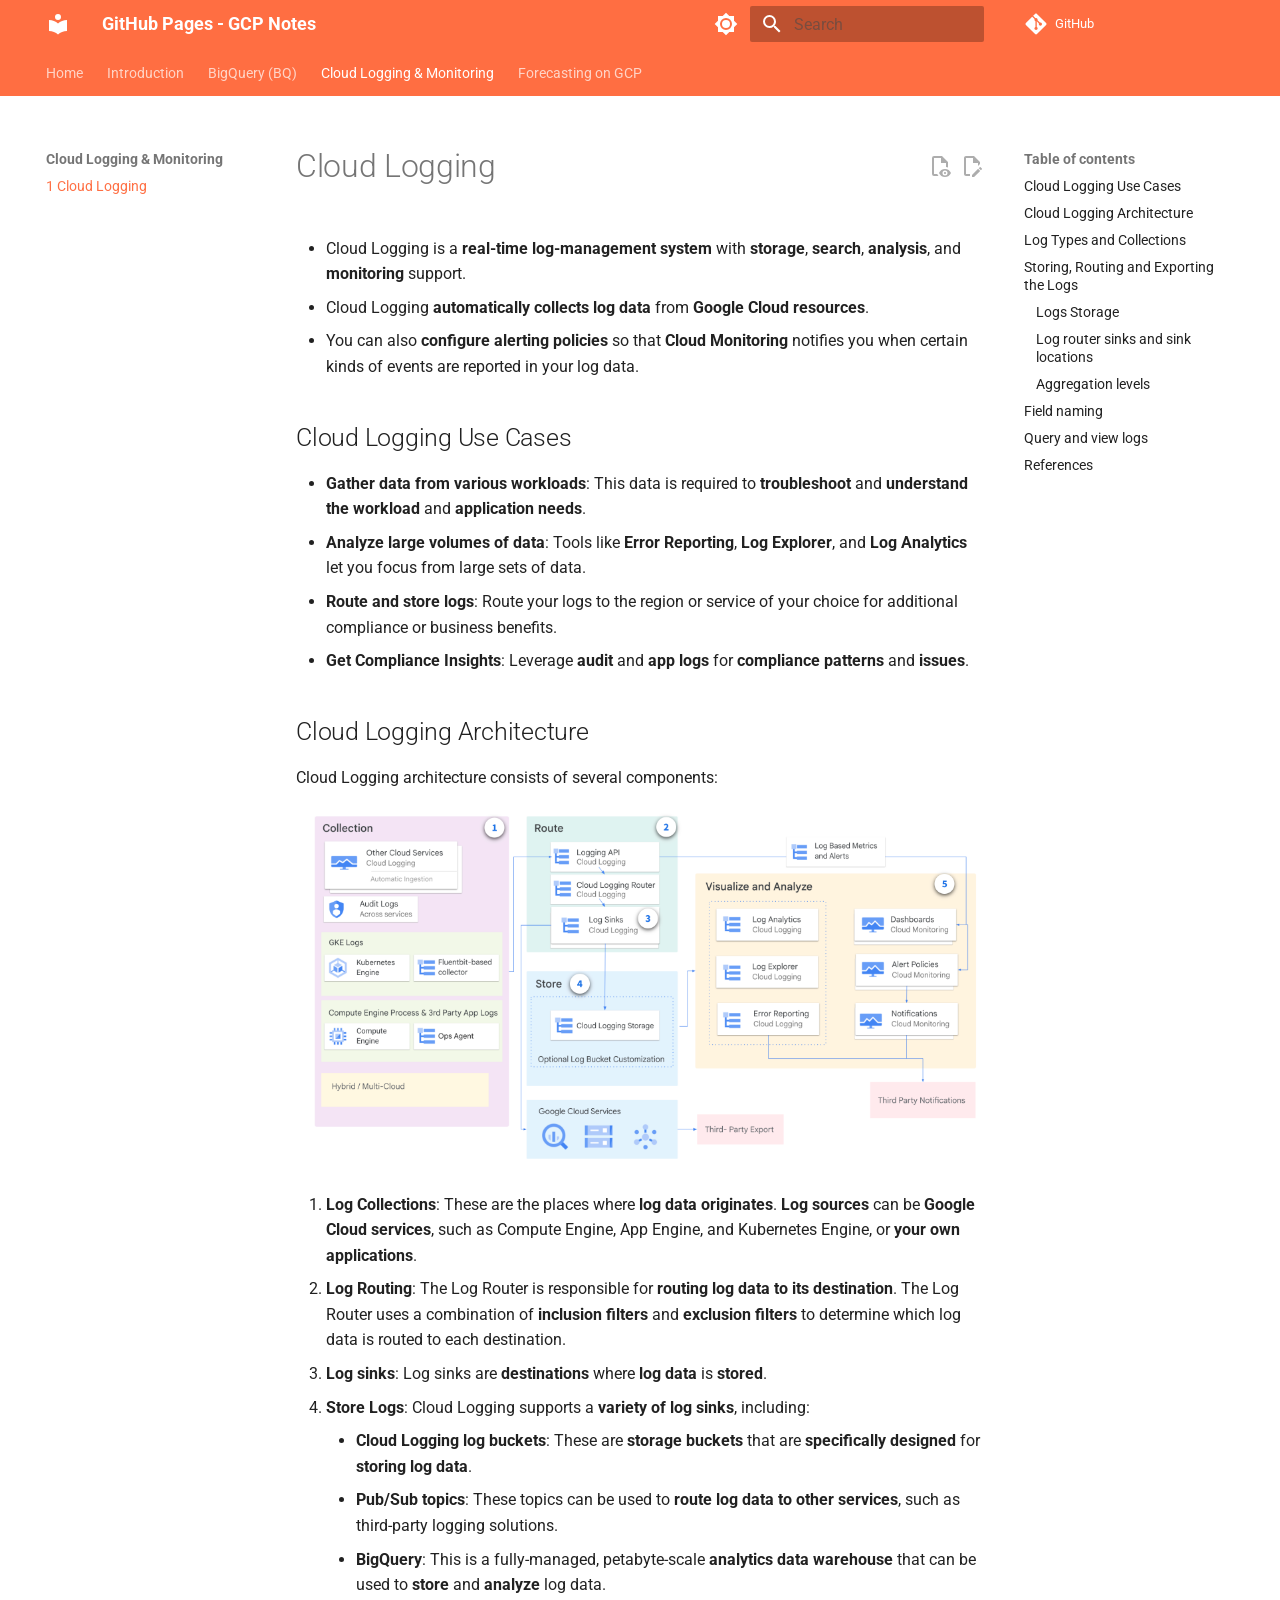
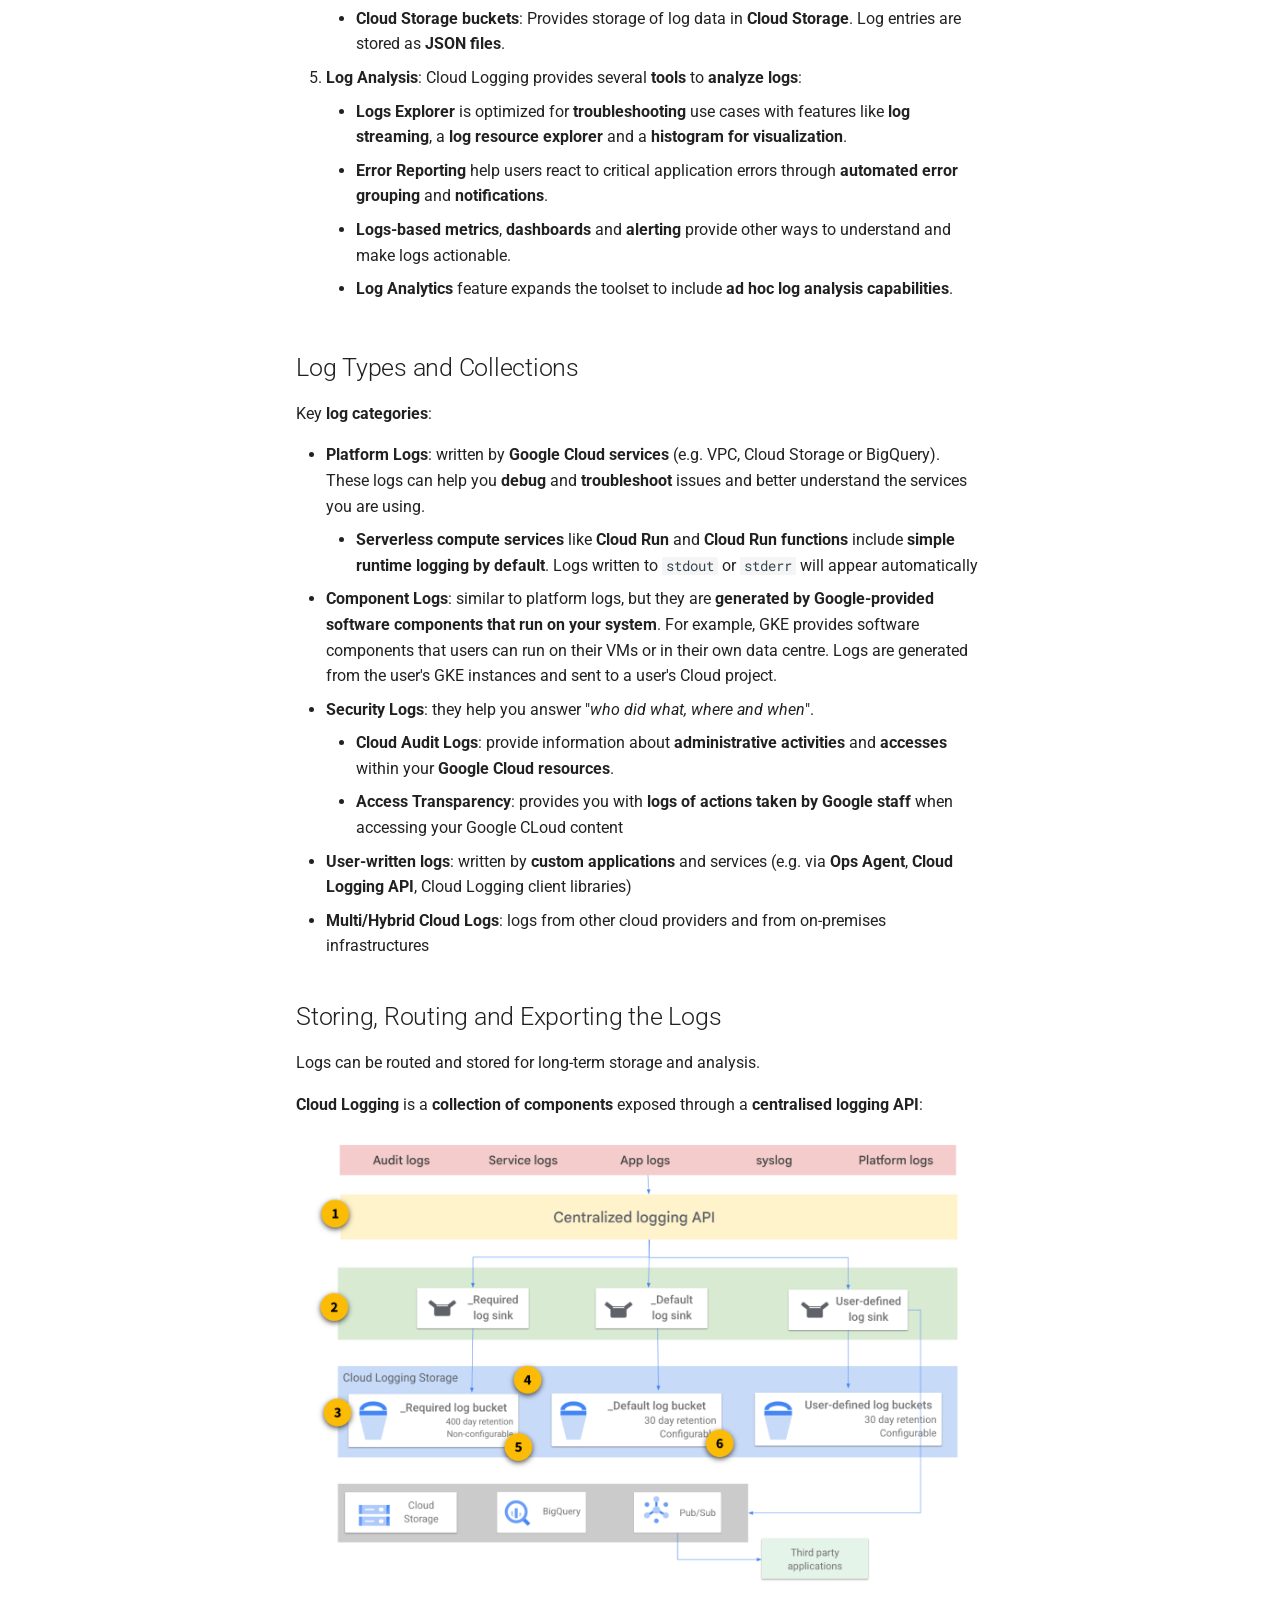
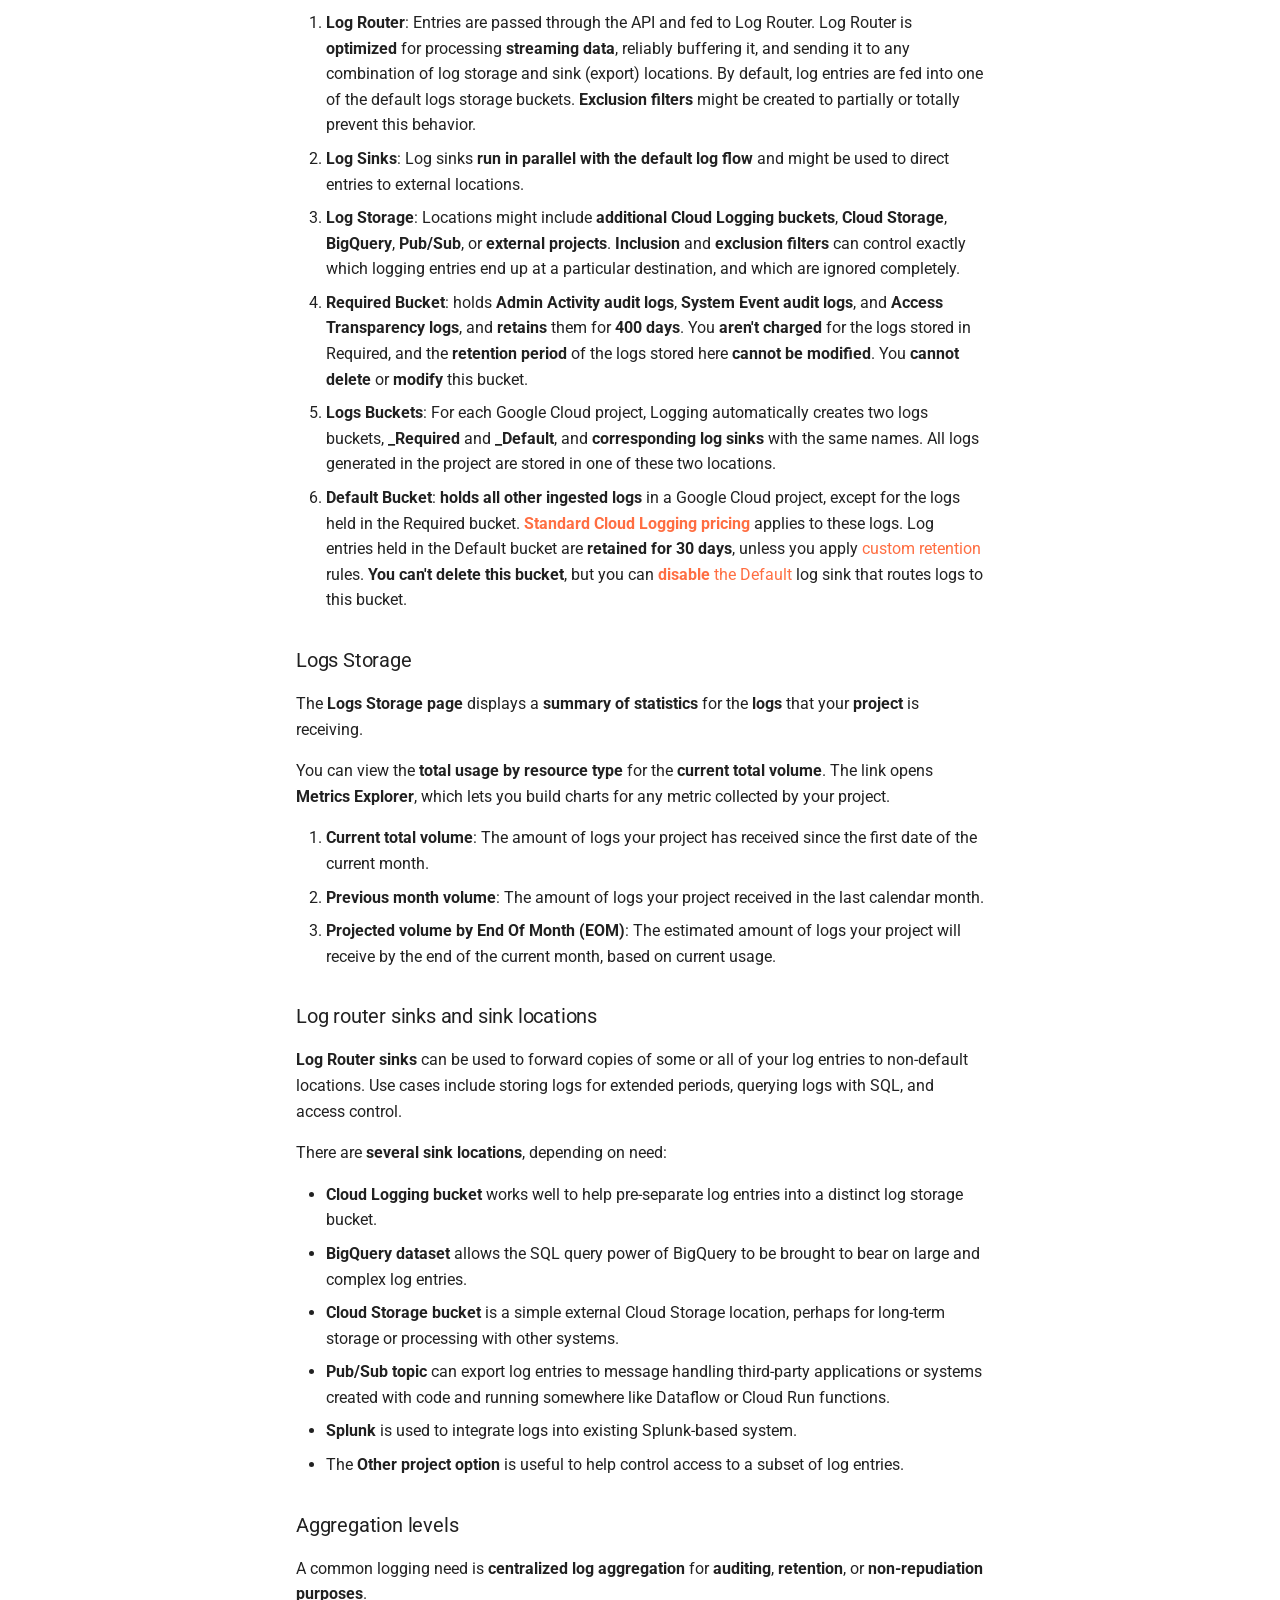
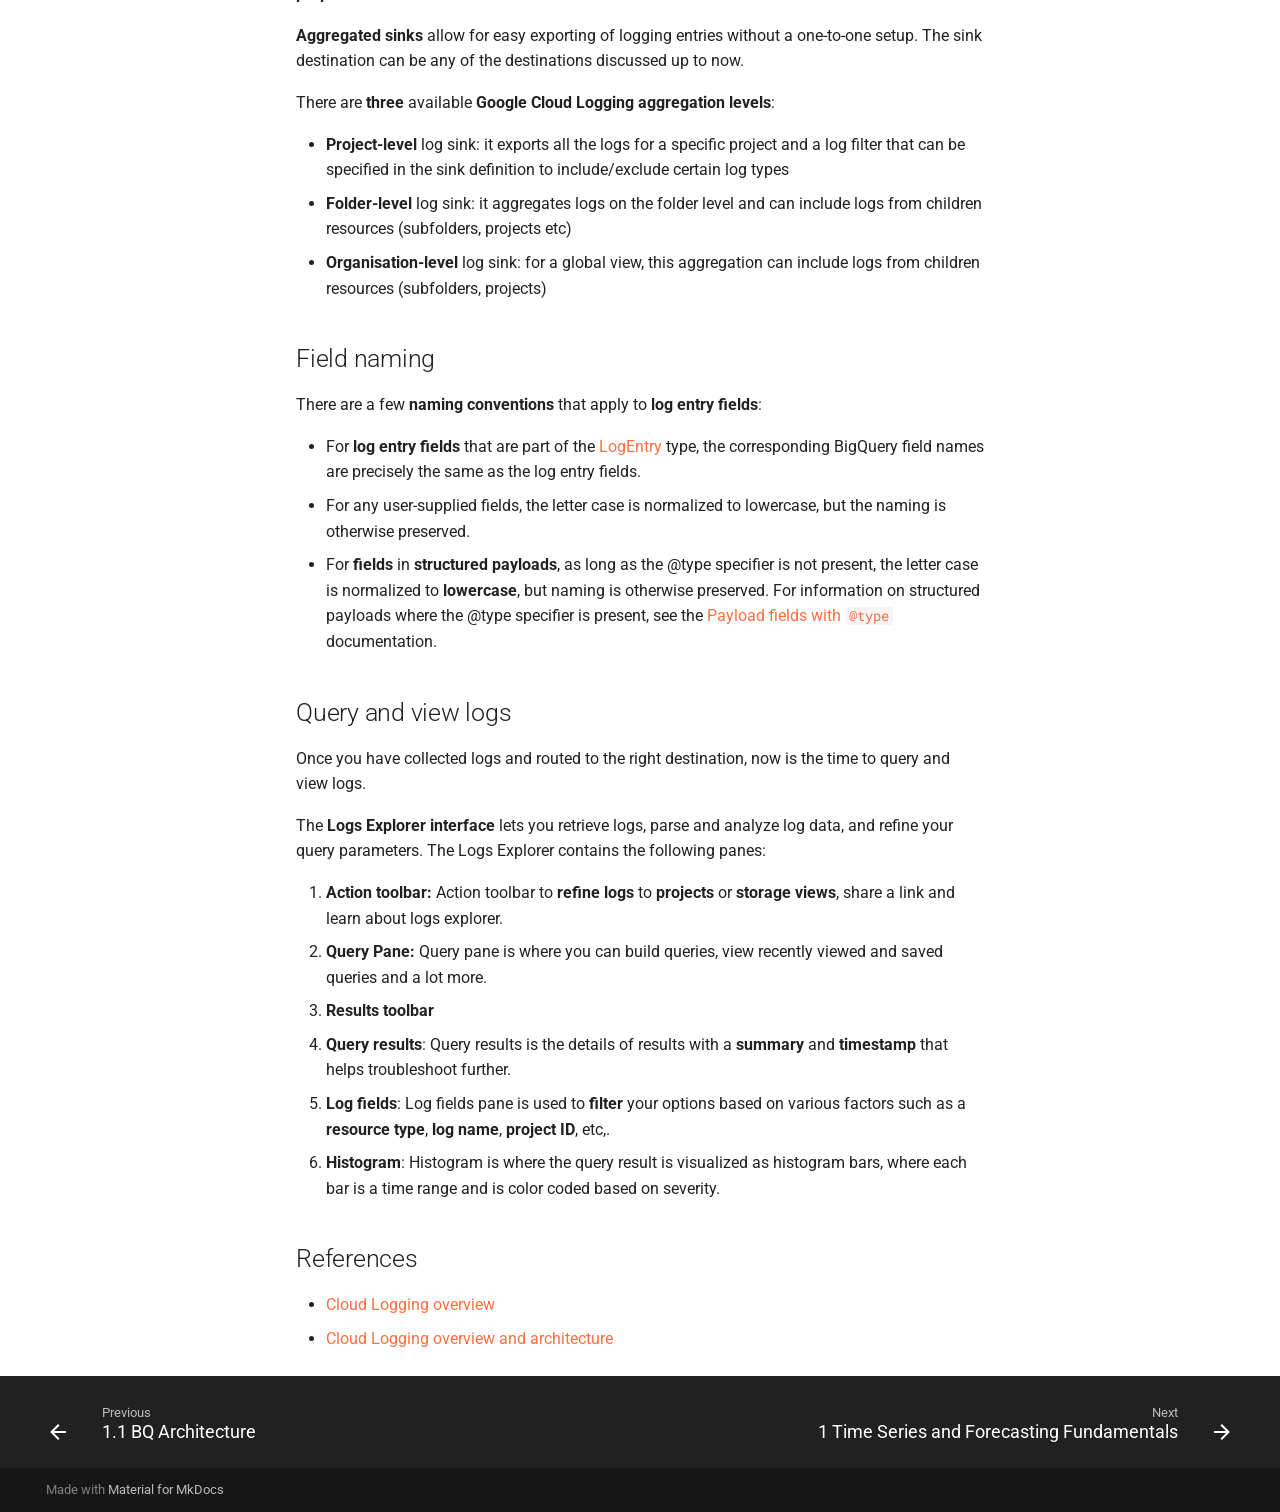
<file: 2_1_cloud_logging/index.html>
<!doctype html>
<html lang="en" class="no-js">
  <head>
    
      <meta charset="utf-8">
      <meta name="viewport" content="width=device-width,initial-scale=1">
      
      
      
        <link rel="canonical" href="https://aurafrizzati.github.io/google-cloud-platform-notes/2_1_cloud_logging/">
      
      
        <link rel="prev" href="../1_1_BQ_architecture/">
      
      
        <link rel="next" href="../3_1_ts_and_fct_fundamentals/">
      
      
      <link rel="icon" href="../assets/images/favicon.png">
      <meta name="generator" content="mkdocs-1.6.1, mkdocs-material-9.6.21">
    
    
      
        <title>1 Cloud Logging - GitHub Pages - GCP Notes</title>
      
    
    
      <link rel="stylesheet" href="../assets/stylesheets/main.2a3383ac.min.css">
      
        
        <link rel="stylesheet" href="../assets/stylesheets/palette.06af60db.min.css">
      
      


    
    
      
    
    
      
        
        
        <link rel="preconnect" href="https://fonts.gstatic.com" crossorigin>
        <link rel="stylesheet" href="https://fonts.googleapis.com/css?family=Roboto:300,300i,400,400i,700,700i%7CRoboto+Mono:400,400i,700,700i&display=fallback">
        <style>:root{--md-text-font:"Roboto";--md-code-font:"Roboto Mono"}</style>
      
    
    
    <script>__md_scope=new URL("..",location),__md_hash=e=>[...e].reduce(((e,_)=>(e<<5)-e+_.charCodeAt(0)),0),__md_get=(e,_=localStorage,t=__md_scope)=>JSON.parse(_.getItem(t.pathname+"."+e)),__md_set=(e,_,t=localStorage,a=__md_scope)=>{try{t.setItem(a.pathname+"."+e,JSON.stringify(_))}catch(e){}}</script>
    
      

    
    
    
  </head>
  
  
    
    
      
    
    
    
    
    <body dir="ltr" data-md-color-scheme="default" data-md-color-primary="deep-orange" data-md-color-accent="orange">
  
    
    <input class="md-toggle" data-md-toggle="drawer" type="checkbox" id="__drawer" autocomplete="off">
    <input class="md-toggle" data-md-toggle="search" type="checkbox" id="__search" autocomplete="off">
    <label class="md-overlay" for="__drawer"></label>
    <div data-md-component="skip">
      
        
        <a href="#cloud-logging" class="md-skip">
          Skip to content
        </a>
      
    </div>
    <div data-md-component="announce">
      
    </div>
    
    
      

<header class="md-header" data-md-component="header">
  <nav class="md-header__inner md-grid" aria-label="Header">
    <a href=".." title="GitHub Pages - GCP Notes" class="md-header__button md-logo" aria-label="GitHub Pages - GCP Notes" data-md-component="logo">
      
  
  <svg xmlns="http://www.w3.org/2000/svg" viewBox="0 0 24 24"><path d="M12 8a3 3 0 0 0 3-3 3 3 0 0 0-3-3 3 3 0 0 0-3 3 3 3 0 0 0 3 3m0 3.54C9.64 9.35 6.5 8 3 8v11c3.5 0 6.64 1.35 9 3.54 2.36-2.19 5.5-3.54 9-3.54V8c-3.5 0-6.64 1.35-9 3.54"/></svg>

    </a>
    <label class="md-header__button md-icon" for="__drawer">
      
      <svg xmlns="http://www.w3.org/2000/svg" viewBox="0 0 24 24"><path d="M3 6h18v2H3zm0 5h18v2H3zm0 5h18v2H3z"/></svg>
    </label>
    <div class="md-header__title" data-md-component="header-title">
      <div class="md-header__ellipsis">
        <div class="md-header__topic">
          <span class="md-ellipsis">
            GitHub Pages - GCP Notes
          </span>
        </div>
        <div class="md-header__topic" data-md-component="header-topic">
          <span class="md-ellipsis">
            
              1 Cloud Logging
            
          </span>
        </div>
      </div>
    </div>
    
      
        <form class="md-header__option" data-md-component="palette">
  
    
    
    
    <input class="md-option" data-md-color-media="" data-md-color-scheme="default" data-md-color-primary="deep-orange" data-md-color-accent="orange"  aria-label="Switch to dark mode"  type="radio" name="__palette" id="__palette_0">
    
      <label class="md-header__button md-icon" title="Switch to dark mode" for="__palette_1" hidden>
        <svg xmlns="http://www.w3.org/2000/svg" viewBox="0 0 24 24"><path d="M12 8a4 4 0 0 0-4 4 4 4 0 0 0 4 4 4 4 0 0 0 4-4 4 4 0 0 0-4-4m0 10a6 6 0 0 1-6-6 6 6 0 0 1 6-6 6 6 0 0 1 6 6 6 6 0 0 1-6 6m8-9.31V4h-4.69L12 .69 8.69 4H4v4.69L.69 12 4 15.31V20h4.69L12 23.31 15.31 20H20v-4.69L23.31 12z"/></svg>
      </label>
    
  
    
    
    
    <input class="md-option" data-md-color-media="" data-md-color-scheme="slate" data-md-color-primary="deep-orange" data-md-color-accent="orange"  aria-label="Switch to light mode"  type="radio" name="__palette" id="__palette_1">
    
      <label class="md-header__button md-icon" title="Switch to light mode" for="__palette_0" hidden>
        <svg xmlns="http://www.w3.org/2000/svg" viewBox="0 0 24 24"><path d="M12 18c-.89 0-1.74-.2-2.5-.55C11.56 16.5 13 14.42 13 12s-1.44-4.5-3.5-5.45C10.26 6.2 11.11 6 12 6a6 6 0 0 1 6 6 6 6 0 0 1-6 6m8-9.31V4h-4.69L12 .69 8.69 4H4v4.69L.69 12 4 15.31V20h4.69L12 23.31 15.31 20H20v-4.69L23.31 12z"/></svg>
      </label>
    
  
</form>
      
    
    
      <script>var palette=__md_get("__palette");if(palette&&palette.color){if("(prefers-color-scheme)"===palette.color.media){var media=matchMedia("(prefers-color-scheme: light)"),input=document.querySelector(media.matches?"[data-md-color-media='(prefers-color-scheme: light)']":"[data-md-color-media='(prefers-color-scheme: dark)']");palette.color.media=input.getAttribute("data-md-color-media"),palette.color.scheme=input.getAttribute("data-md-color-scheme"),palette.color.primary=input.getAttribute("data-md-color-primary"),palette.color.accent=input.getAttribute("data-md-color-accent")}for(var[key,value]of Object.entries(palette.color))document.body.setAttribute("data-md-color-"+key,value)}</script>
    
    
    
      
      
        <label class="md-header__button md-icon" for="__search">
          
          <svg xmlns="http://www.w3.org/2000/svg" viewBox="0 0 24 24"><path d="M9.5 3A6.5 6.5 0 0 1 16 9.5c0 1.61-.59 3.09-1.56 4.23l.27.27h.79l5 5-1.5 1.5-5-5v-.79l-.27-.27A6.52 6.52 0 0 1 9.5 16 6.5 6.5 0 0 1 3 9.5 6.5 6.5 0 0 1 9.5 3m0 2C7 5 5 7 5 9.5S7 14 9.5 14 14 12 14 9.5 12 5 9.5 5"/></svg>
        </label>
        <div class="md-search" data-md-component="search" role="dialog">
  <label class="md-search__overlay" for="__search"></label>
  <div class="md-search__inner" role="search">
    <form class="md-search__form" name="search">
      <input type="text" class="md-search__input" name="query" aria-label="Search" placeholder="Search" autocapitalize="off" autocorrect="off" autocomplete="off" spellcheck="false" data-md-component="search-query" required>
      <label class="md-search__icon md-icon" for="__search">
        
        <svg xmlns="http://www.w3.org/2000/svg" viewBox="0 0 24 24"><path d="M9.5 3A6.5 6.5 0 0 1 16 9.5c0 1.61-.59 3.09-1.56 4.23l.27.27h.79l5 5-1.5 1.5-5-5v-.79l-.27-.27A6.52 6.52 0 0 1 9.5 16 6.5 6.5 0 0 1 3 9.5 6.5 6.5 0 0 1 9.5 3m0 2C7 5 5 7 5 9.5S7 14 9.5 14 14 12 14 9.5 12 5 9.5 5"/></svg>
        
        <svg xmlns="http://www.w3.org/2000/svg" viewBox="0 0 24 24"><path d="M20 11v2H8l5.5 5.5-1.42 1.42L4.16 12l7.92-7.92L13.5 5.5 8 11z"/></svg>
      </label>
      <nav class="md-search__options" aria-label="Search">
        
        <button type="reset" class="md-search__icon md-icon" title="Clear" aria-label="Clear" tabindex="-1">
          
          <svg xmlns="http://www.w3.org/2000/svg" viewBox="0 0 24 24"><path d="M19 6.41 17.59 5 12 10.59 6.41 5 5 6.41 10.59 12 5 17.59 6.41 19 12 13.41 17.59 19 19 17.59 13.41 12z"/></svg>
        </button>
      </nav>
      
    </form>
    <div class="md-search__output">
      <div class="md-search__scrollwrap" tabindex="0" data-md-scrollfix>
        <div class="md-search-result" data-md-component="search-result">
          <div class="md-search-result__meta">
            Initializing search
          </div>
          <ol class="md-search-result__list" role="presentation"></ol>
        </div>
      </div>
    </div>
  </div>
</div>
      
    
    
      <div class="md-header__source">
        <a href="https://github.com/AuraFrizzati/google-cloud-platform-notes/" title="Go to repository" class="md-source" data-md-component="source">
  <div class="md-source__icon md-icon">
    
    <svg xmlns="http://www.w3.org/2000/svg" viewBox="0 0 448 512"><!--! Font Awesome Free 7.0.1 by @fontawesome - https://fontawesome.com License - https://fontawesome.com/license/free (Icons: CC BY 4.0, Fonts: SIL OFL 1.1, Code: MIT License) Copyright 2025 Fonticons, Inc.--><path d="M439.6 236.1 244 40.5c-5.4-5.5-12.8-8.5-20.4-8.5s-15 3-20.4 8.4L162.5 81l51.5 51.5c27.1-9.1 52.7 16.8 43.4 43.7l49.7 49.7c34.2-11.8 61.2 31 35.5 56.7-26.5 26.5-70.2-2.9-56-37.3L240.3 199v121.9c25.3 12.5 22.3 41.8 9.1 55-6.4 6.4-15.2 10.1-24.3 10.1s-17.8-3.6-24.3-10.1c-17.6-17.6-11.1-46.9 11.2-56v-123c-20.8-8.5-24.6-30.7-18.6-45L142.6 101 8.5 235.1C3 240.6 0 247.9 0 255.5s3 15 8.5 20.4l195.6 195.7c5.4 5.4 12.7 8.4 20.4 8.4s15-3 20.4-8.4l194.7-194.7c5.4-5.4 8.4-12.8 8.4-20.4s-3-15-8.4-20.4"/></svg>
  </div>
  <div class="md-source__repository">
    GitHub
  </div>
</a>
      </div>
    
  </nav>
  
</header>
    
    <div class="md-container" data-md-component="container">
      
      
        
          
            
<nav class="md-tabs" aria-label="Tabs" data-md-component="tabs">
  <div class="md-grid">
    <ul class="md-tabs__list">
      
        
  
  
  
  
    <li class="md-tabs__item">
      <a href=".." class="md-tabs__link">
        
  
  
    
  
  Home

      </a>
    </li>
  

      
        
  
  
  
  
    
    
      <li class="md-tabs__item">
        <a href="../intro_1/" class="md-tabs__link">
          
  
  
  Introduction

        </a>
      </li>
    
  

      
        
  
  
  
  
    
    
      <li class="md-tabs__item">
        <a href="../1_1_BQ_architecture/" class="md-tabs__link">
          
  
  
  BigQuery (BQ)

        </a>
      </li>
    
  

      
        
  
  
  
    
  
  
    
    
      <li class="md-tabs__item md-tabs__item--active">
        <a href="./" class="md-tabs__link">
          
  
  
  Cloud Logging & Monitoring

        </a>
      </li>
    
  

      
        
  
  
  
  
    
    
      <li class="md-tabs__item">
        <a href="../3_1_ts_and_fct_fundamentals/" class="md-tabs__link">
          
  
  
  Forecasting on GCP

        </a>
      </li>
    
  

      
    </ul>
  </div>
</nav>
          
        
      
      <main class="md-main" data-md-component="main">
        <div class="md-main__inner md-grid">
          
            
              
              <div class="md-sidebar md-sidebar--primary" data-md-component="sidebar" data-md-type="navigation" >
                <div class="md-sidebar__scrollwrap">
                  <div class="md-sidebar__inner">
                    


  


<nav class="md-nav md-nav--primary md-nav--lifted" aria-label="Navigation" data-md-level="0">
  <label class="md-nav__title" for="__drawer">
    <a href=".." title="GitHub Pages - GCP Notes" class="md-nav__button md-logo" aria-label="GitHub Pages - GCP Notes" data-md-component="logo">
      
  
  <svg xmlns="http://www.w3.org/2000/svg" viewBox="0 0 24 24"><path d="M12 8a3 3 0 0 0 3-3 3 3 0 0 0-3-3 3 3 0 0 0-3 3 3 3 0 0 0 3 3m0 3.54C9.64 9.35 6.5 8 3 8v11c3.5 0 6.64 1.35 9 3.54 2.36-2.19 5.5-3.54 9-3.54V8c-3.5 0-6.64 1.35-9 3.54"/></svg>

    </a>
    GitHub Pages - GCP Notes
  </label>
  
    <div class="md-nav__source">
      <a href="https://github.com/AuraFrizzati/google-cloud-platform-notes/" title="Go to repository" class="md-source" data-md-component="source">
  <div class="md-source__icon md-icon">
    
    <svg xmlns="http://www.w3.org/2000/svg" viewBox="0 0 448 512"><!--! Font Awesome Free 7.0.1 by @fontawesome - https://fontawesome.com License - https://fontawesome.com/license/free (Icons: CC BY 4.0, Fonts: SIL OFL 1.1, Code: MIT License) Copyright 2025 Fonticons, Inc.--><path d="M439.6 236.1 244 40.5c-5.4-5.5-12.8-8.5-20.4-8.5s-15 3-20.4 8.4L162.5 81l51.5 51.5c27.1-9.1 52.7 16.8 43.4 43.7l49.7 49.7c34.2-11.8 61.2 31 35.5 56.7-26.5 26.5-70.2-2.9-56-37.3L240.3 199v121.9c25.3 12.5 22.3 41.8 9.1 55-6.4 6.4-15.2 10.1-24.3 10.1s-17.8-3.6-24.3-10.1c-17.6-17.6-11.1-46.9 11.2-56v-123c-20.8-8.5-24.6-30.7-18.6-45L142.6 101 8.5 235.1C3 240.6 0 247.9 0 255.5s3 15 8.5 20.4l195.6 195.7c5.4 5.4 12.7 8.4 20.4 8.4s15-3 20.4-8.4l194.7-194.7c5.4-5.4 8.4-12.8 8.4-20.4s-3-15-8.4-20.4"/></svg>
  </div>
  <div class="md-source__repository">
    GitHub
  </div>
</a>
    </div>
  
  <ul class="md-nav__list" data-md-scrollfix>
    
      
      
  
  
  
  
    <li class="md-nav__item">
      <a href=".." class="md-nav__link">
        
  
  
  <span class="md-ellipsis">
    Home
    
  </span>
  

      </a>
    </li>
  

    
      
      
  
  
  
  
    
    
    
    
      
      
    
    
    <li class="md-nav__item md-nav__item--nested">
      
        
        
        <input class="md-nav__toggle md-toggle " type="checkbox" id="__nav_2" >
        
          
          <label class="md-nav__link" for="__nav_2" id="__nav_2_label" tabindex="0">
            
  
  
  <span class="md-ellipsis">
    Introduction
    
  </span>
  

            <span class="md-nav__icon md-icon"></span>
          </label>
        
        <nav class="md-nav" data-md-level="1" aria-labelledby="__nav_2_label" aria-expanded="false">
          <label class="md-nav__title" for="__nav_2">
            <span class="md-nav__icon md-icon"></span>
            Introduction
          </label>
          <ul class="md-nav__list" data-md-scrollfix>
            
              
                
  
  
  
  
    <li class="md-nav__item">
      <a href="../intro_1/" class="md-nav__link">
        
  
  
  <span class="md-ellipsis">
    Intro 1
    
  </span>
  

      </a>
    </li>
  

              
            
          </ul>
        </nav>
      
    </li>
  

    
      
      
  
  
  
  
    
    
    
    
      
      
    
    
    <li class="md-nav__item md-nav__item--nested">
      
        
        
        <input class="md-nav__toggle md-toggle " type="checkbox" id="__nav_3" >
        
          
          <label class="md-nav__link" for="__nav_3" id="__nav_3_label" tabindex="0">
            
  
  
  <span class="md-ellipsis">
    BigQuery (BQ)
    
  </span>
  

            <span class="md-nav__icon md-icon"></span>
          </label>
        
        <nav class="md-nav" data-md-level="1" aria-labelledby="__nav_3_label" aria-expanded="false">
          <label class="md-nav__title" for="__nav_3">
            <span class="md-nav__icon md-icon"></span>
            BigQuery (BQ)
          </label>
          <ul class="md-nav__list" data-md-scrollfix>
            
              
                
  
  
  
  
    <li class="md-nav__item">
      <a href="../1_1_BQ_architecture/" class="md-nav__link">
        
  
  
  <span class="md-ellipsis">
    1.1 BQ Architecture
    
  </span>
  

      </a>
    </li>
  

              
            
          </ul>
        </nav>
      
    </li>
  

    
      
      
  
  
    
  
  
  
    
    
    
    
      
        
        
      
      
    
    
    <li class="md-nav__item md-nav__item--active md-nav__item--section md-nav__item--nested">
      
        
        
        <input class="md-nav__toggle md-toggle " type="checkbox" id="__nav_4" checked>
        
          
          <label class="md-nav__link" for="__nav_4" id="__nav_4_label" tabindex="">
            
  
  
  <span class="md-ellipsis">
    Cloud Logging & Monitoring
    
  </span>
  

            <span class="md-nav__icon md-icon"></span>
          </label>
        
        <nav class="md-nav" data-md-level="1" aria-labelledby="__nav_4_label" aria-expanded="true">
          <label class="md-nav__title" for="__nav_4">
            <span class="md-nav__icon md-icon"></span>
            Cloud Logging & Monitoring
          </label>
          <ul class="md-nav__list" data-md-scrollfix>
            
              
                
  
  
    
  
  
  
    <li class="md-nav__item md-nav__item--active">
      
      <input class="md-nav__toggle md-toggle" type="checkbox" id="__toc">
      
      
        
      
      
        <label class="md-nav__link md-nav__link--active" for="__toc">
          
  
  
  <span class="md-ellipsis">
    1 Cloud Logging
    
  </span>
  

          <span class="md-nav__icon md-icon"></span>
        </label>
      
      <a href="./" class="md-nav__link md-nav__link--active">
        
  
  
  <span class="md-ellipsis">
    1 Cloud Logging
    
  </span>
  

      </a>
      
        

<nav class="md-nav md-nav--secondary" aria-label="Table of contents">
  
  
  
    
  
  
    <label class="md-nav__title" for="__toc">
      <span class="md-nav__icon md-icon"></span>
      Table of contents
    </label>
    <ul class="md-nav__list" data-md-component="toc" data-md-scrollfix>
      
        <li class="md-nav__item">
  <a href="#cloud-logging-use-cases" class="md-nav__link">
    <span class="md-ellipsis">
      Cloud Logging Use Cases
    </span>
  </a>
  
</li>
      
        <li class="md-nav__item">
  <a href="#cloud-logging-architecture" class="md-nav__link">
    <span class="md-ellipsis">
      Cloud Logging Architecture
    </span>
  </a>
  
</li>
      
        <li class="md-nav__item">
  <a href="#log-types-and-collections" class="md-nav__link">
    <span class="md-ellipsis">
      Log Types and Collections
    </span>
  </a>
  
</li>
      
        <li class="md-nav__item">
  <a href="#storing-routing-and-exporting-the-logs" class="md-nav__link">
    <span class="md-ellipsis">
      Storing, Routing and Exporting the Logs
    </span>
  </a>
  
    <nav class="md-nav" aria-label="Storing, Routing and Exporting the Logs">
      <ul class="md-nav__list">
        
          <li class="md-nav__item">
  <a href="#logs-storage" class="md-nav__link">
    <span class="md-ellipsis">
      Logs Storage
    </span>
  </a>
  
</li>
        
          <li class="md-nav__item">
  <a href="#log-router-sinks-and-sink-locations" class="md-nav__link">
    <span class="md-ellipsis">
      Log router sinks and sink locations
    </span>
  </a>
  
</li>
        
          <li class="md-nav__item">
  <a href="#aggregation-levels" class="md-nav__link">
    <span class="md-ellipsis">
      Aggregation levels
    </span>
  </a>
  
</li>
        
      </ul>
    </nav>
  
</li>
      
        <li class="md-nav__item">
  <a href="#field-naming" class="md-nav__link">
    <span class="md-ellipsis">
      Field naming
    </span>
  </a>
  
</li>
      
        <li class="md-nav__item">
  <a href="#query-and-view-logs" class="md-nav__link">
    <span class="md-ellipsis">
      Query and view logs
    </span>
  </a>
  
</li>
      
        <li class="md-nav__item">
  <a href="#references" class="md-nav__link">
    <span class="md-ellipsis">
      References
    </span>
  </a>
  
</li>
      
    </ul>
  
</nav>
      
    </li>
  

              
            
          </ul>
        </nav>
      
    </li>
  

    
      
      
  
  
  
  
    
    
    
    
      
      
    
    
    <li class="md-nav__item md-nav__item--nested">
      
        
        
        <input class="md-nav__toggle md-toggle " type="checkbox" id="__nav_5" >
        
          
          <label class="md-nav__link" for="__nav_5" id="__nav_5_label" tabindex="0">
            
  
  
  <span class="md-ellipsis">
    Forecasting on GCP
    
  </span>
  

            <span class="md-nav__icon md-icon"></span>
          </label>
        
        <nav class="md-nav" data-md-level="1" aria-labelledby="__nav_5_label" aria-expanded="false">
          <label class="md-nav__title" for="__nav_5">
            <span class="md-nav__icon md-icon"></span>
            Forecasting on GCP
          </label>
          <ul class="md-nav__list" data-md-scrollfix>
            
              
                
  
  
  
  
    <li class="md-nav__item">
      <a href="../3_1_ts_and_fct_fundamentals/" class="md-nav__link">
        
  
  
  <span class="md-ellipsis">
    1 Time Series and Forecasting Fundamentals
    
  </span>
  

      </a>
    </li>
  

              
            
              
                
  
  
  
  
    <li class="md-nav__item">
      <a href="../3_2_forecasting_options_gcp/" class="md-nav__link">
        
  
  
  <span class="md-ellipsis">
    2 Forecasting Options on Google Cloud
    
  </span>
  

      </a>
    </li>
  

              
            
              
                
  
  
  
  
    <li class="md-nav__item">
      <a href="../3_3_forecasting_tutorial_bqml/" class="md-nav__link">
        
  
  
  <span class="md-ellipsis">
    3 Forecasting Tutorial BigQuery ML
    
  </span>
  

      </a>
    </li>
  

              
            
              
                
  
  
  
  
    <li class="md-nav__item">
      <a href="../bqml_pricing_calculator/" class="md-nav__link">
        
  
  
  <span class="md-ellipsis">
    4 BigQuery ML Pricing Calculator
    
  </span>
  

      </a>
    </li>
  

              
            
          </ul>
        </nav>
      
    </li>
  

    
  </ul>
</nav>
                  </div>
                </div>
              </div>
            
            
              
              <div class="md-sidebar md-sidebar--secondary" data-md-component="sidebar" data-md-type="toc" >
                <div class="md-sidebar__scrollwrap">
                  <div class="md-sidebar__inner">
                    

<nav class="md-nav md-nav--secondary" aria-label="Table of contents">
  
  
  
    
  
  
    <label class="md-nav__title" for="__toc">
      <span class="md-nav__icon md-icon"></span>
      Table of contents
    </label>
    <ul class="md-nav__list" data-md-component="toc" data-md-scrollfix>
      
        <li class="md-nav__item">
  <a href="#cloud-logging-use-cases" class="md-nav__link">
    <span class="md-ellipsis">
      Cloud Logging Use Cases
    </span>
  </a>
  
</li>
      
        <li class="md-nav__item">
  <a href="#cloud-logging-architecture" class="md-nav__link">
    <span class="md-ellipsis">
      Cloud Logging Architecture
    </span>
  </a>
  
</li>
      
        <li class="md-nav__item">
  <a href="#log-types-and-collections" class="md-nav__link">
    <span class="md-ellipsis">
      Log Types and Collections
    </span>
  </a>
  
</li>
      
        <li class="md-nav__item">
  <a href="#storing-routing-and-exporting-the-logs" class="md-nav__link">
    <span class="md-ellipsis">
      Storing, Routing and Exporting the Logs
    </span>
  </a>
  
    <nav class="md-nav" aria-label="Storing, Routing and Exporting the Logs">
      <ul class="md-nav__list">
        
          <li class="md-nav__item">
  <a href="#logs-storage" class="md-nav__link">
    <span class="md-ellipsis">
      Logs Storage
    </span>
  </a>
  
</li>
        
          <li class="md-nav__item">
  <a href="#log-router-sinks-and-sink-locations" class="md-nav__link">
    <span class="md-ellipsis">
      Log router sinks and sink locations
    </span>
  </a>
  
</li>
        
          <li class="md-nav__item">
  <a href="#aggregation-levels" class="md-nav__link">
    <span class="md-ellipsis">
      Aggregation levels
    </span>
  </a>
  
</li>
        
      </ul>
    </nav>
  
</li>
      
        <li class="md-nav__item">
  <a href="#field-naming" class="md-nav__link">
    <span class="md-ellipsis">
      Field naming
    </span>
  </a>
  
</li>
      
        <li class="md-nav__item">
  <a href="#query-and-view-logs" class="md-nav__link">
    <span class="md-ellipsis">
      Query and view logs
    </span>
  </a>
  
</li>
      
        <li class="md-nav__item">
  <a href="#references" class="md-nav__link">
    <span class="md-ellipsis">
      References
    </span>
  </a>
  
</li>
      
    </ul>
  
</nav>
                  </div>
                </div>
              </div>
            
          
          
            <div class="md-content" data-md-component="content">
              <article class="md-content__inner md-typeset">
                
                  


  
    <a href="https://github.com/AuraFrizzati/google-cloud-platform-notes/edit/main/doc/2_1_cloud_logging.md" title="Edit this page" class="md-content__button md-icon" rel="edit">
      
      <svg xmlns="http://www.w3.org/2000/svg" viewBox="0 0 24 24"><path d="M10 20H6V4h7v5h5v3.1l2-2V8l-6-6H6c-1.1 0-2 .9-2 2v16c0 1.1.9 2 2 2h4zm10.2-7c.1 0 .3.1.4.2l1.3 1.3c.2.2.2.6 0 .8l-1 1-2.1-2.1 1-1c.1-.1.2-.2.4-.2m0 3.9L14.1 23H12v-2.1l6.1-6.1z"/></svg>
    </a>
  
  
    
      
    
    <a href="https://github.com/AuraFrizzati/google-cloud-platform-notes/raw/main/doc/2_1_cloud_logging.md" title="View source of this page" class="md-content__button md-icon">
      
      <svg xmlns="http://www.w3.org/2000/svg" viewBox="0 0 24 24"><path d="M17 18c.56 0 1 .44 1 1s-.44 1-1 1-1-.44-1-1 .44-1 1-1m0-3c-2.73 0-5.06 1.66-6 4 .94 2.34 3.27 4 6 4s5.06-1.66 6-4c-.94-2.34-3.27-4-6-4m0 6.5a2.5 2.5 0 0 1-2.5-2.5 2.5 2.5 0 0 1 2.5-2.5 2.5 2.5 0 0 1 2.5 2.5 2.5 2.5 0 0 1-2.5 2.5M9.27 20H6V4h7v5h5v4.07c.7.08 1.36.25 2 .49V8l-6-6H6a2 2 0 0 0-2 2v16a2 2 0 0 0 2 2h4.5a8.2 8.2 0 0 1-1.23-2"/></svg>
    </a>
  


<h1 id="cloud-logging">Cloud Logging</h1>
<ul>
<li>
<p>Cloud Logging is a <strong>real-time log-management system</strong> with <strong>storage</strong>, <strong>search</strong>, <strong>analysis</strong>, and <strong>monitoring</strong> support.</p>
</li>
<li>
<p>Cloud Logging <strong>automatically collects log data</strong> from <strong>Google Cloud resources</strong>. </p>
</li>
<li>You can also <strong>configure alerting policies</strong> so that <strong>Cloud Monitoring</strong> notifies you when certain kinds of events are reported in your log data. </li>
</ul>
<h2 id="cloud-logging-use-cases">Cloud Logging Use Cases</h2>
<ul>
<li><strong>Gather data from various workloads</strong>: This data is required to <strong>troubleshoot</strong> and <strong>understand the workload</strong> and <strong>application needs</strong>.</li>
<li><strong>Analyze large volumes of data</strong>: Tools like <strong>Error Reporting</strong>, <strong>Log Explorer</strong>, and <strong>Log Analytics</strong> let you focus from large sets of data.</li>
<li><strong>Route and store logs</strong>: Route your logs to the region or service of your choice for additional compliance or business benefits.</li>
<li><strong>Get Compliance Insights</strong>: Leverage <strong>audit</strong> and <strong>app logs</strong> for <strong>compliance patterns</strong> and <strong>issues</strong>. </li>
</ul>
<h2 id="cloud-logging-architecture">Cloud Logging Architecture</h2>
<p>Cloud Logging architecture consists of several components:</p>
<p><img alt="alt text" src="../img/cloud_logging_architecture.png" /></p>
<ol>
<li><strong>Log Collections</strong>: These are the places where <strong>log data originates</strong>. <strong>Log sources</strong> can be <strong>Google Cloud services</strong>, such as Compute Engine, App Engine, and Kubernetes Engine, or <strong>your own applications</strong>.</li>
<li><strong>Log Routing</strong>: The Log Router is responsible for <strong>routing log data to its destination</strong>. The Log Router uses a combination of <strong>inclusion filters</strong> and <strong>exclusion filters</strong> to determine which log data is routed to each destination.</li>
<li><strong>Log sinks</strong>: Log sinks are <strong>destinations</strong> where <strong>log data</strong> is <strong>stored</strong>.</li>
<li><strong>Store Logs</strong>: Cloud Logging supports a <strong>variety of log sinks</strong>, including:<ul>
<li><strong>Cloud Logging log buckets</strong>: These are <strong>storage buckets</strong> that are <strong>specifically designed</strong> for <strong>storing log data</strong>.</li>
<li><strong>Pub/Sub topics</strong>: These topics can be used to <strong>route log data to other services</strong>, such as third-party logging solutions.</li>
<li><strong>BigQuery</strong>: This is a fully-managed, petabyte-scale <strong>analytics data warehouse</strong> that can be used to <strong>store</strong> and <strong>analyze</strong> log data.</li>
<li><strong>Cloud Storage buckets</strong>: Provides storage of log data in <strong>Cloud Storage</strong>. Log entries are stored as <strong>JSON files</strong>.</li>
</ul>
</li>
<li><strong>Log Analysis</strong>: Cloud Logging provides several <strong>tools</strong> to <strong>analyze logs</strong>:  <ul>
<li><strong>Logs Explorer</strong> is optimized for <strong>troubleshooting</strong> use cases with features like <strong>log streaming</strong>, a <strong>log resource explorer</strong> and a <strong>histogram for visualization</strong>. </li>
<li><strong>Error Reporting</strong> help users react to critical application errors through <strong>automated error grouping</strong> and <strong>notifications</strong>. </li>
<li><strong>Logs-based metrics</strong>, <strong>dashboards</strong> and <strong>alerting</strong> provide other ways to understand and make logs actionable. </li>
<li><strong>Log Analytics</strong> feature expands the toolset to include <strong>ad hoc log analysis capabilities</strong>.</li>
</ul>
</li>
</ol>
<h2 id="log-types-and-collections">Log Types and Collections</h2>
<p>Key <strong>log categories</strong>:</p>
<ul>
<li><strong>Platform Logs</strong>: written by <strong>Google Cloud services</strong> (e.g. VPC, Cloud Storage or BigQuery). These logs can help you <strong>debug</strong> and <strong>troubleshoot</strong> issues and better understand the services you are using.<ul>
<li><strong>Serverless compute services</strong> like <strong>Cloud Run</strong> and <strong>Cloud Run functions</strong> include <strong>simple runtime logging by default</strong>. Logs written to <code>stdout</code> or <code>stderr</code> will appear automatically</li>
</ul>
</li>
<li><strong>Component Logs</strong>: similar to platform logs, but they are <strong>generated by Google-provided software components that run on your system</strong>. For example, GKE provides software components that users can run on their VMs or in their own data centre. Logs are generated from the user's GKE instances and sent to a user's Cloud project.</li>
<li><strong>Security Logs</strong>: they help you answer "<em>who did what, where and when</em>".<ul>
<li><strong>Cloud Audit Logs</strong>: provide information about <strong>administrative activities</strong> and <strong>accesses</strong> within your <strong>Google Cloud resources</strong>.</li>
<li><strong>Access Transparency</strong>: provides you with <strong>logs of actions taken by Google staff</strong> when accessing your Google CLoud content</li>
</ul>
</li>
<li><strong>User-written logs</strong>: written by <strong>custom applications</strong> and services (e.g. via <strong>Ops Agent</strong>, <strong>Cloud Logging API</strong>, Cloud Logging client libraries)</li>
<li><strong>Multi/Hybrid Cloud Logs</strong>: logs from other cloud providers and from on-premises infrastructures</li>
</ul>
<h2 id="storing-routing-and-exporting-the-logs">Storing, Routing and Exporting the Logs</h2>
<p>Logs can be routed and stored for long-term storage and analysis.</p>
<p><strong>Cloud Logging</strong> is a <strong>collection of components</strong> exposed through a <strong>centralised logging API</strong>:</p>
<p><img alt="alt text" src="../img/cloud_logging_components.png" /></p>
<ol>
<li><strong>Log Router</strong>: Entries are passed through the API and fed to Log Router. Log Router is <strong>optimized</strong> for processing <strong>streaming data</strong>, reliably buffering it, and sending it to any combination of log storage and sink (export) locations. By default, log entries are fed into one of the default logs storage buckets. <strong>Exclusion filters</strong> might be created to partially or totally prevent this behavior.</li>
<li><strong>Log Sinks</strong>: Log sinks <strong>run in parallel with the default log flow</strong> and might be used to direct entries to external locations.</li>
<li><strong>Log Storage</strong>: Locations might include <strong>additional Cloud Logging buckets</strong>, <strong>Cloud Storage</strong>, <strong>BigQuery</strong>, <strong>Pub/Sub</strong>, or <strong>external projects</strong>. <strong>Inclusion</strong> and <strong>exclusion filters</strong> can control exactly which logging entries end up at a particular destination, and which are ignored completely.</li>
<li><strong>Required Bucket</strong>: holds <strong>Admin Activity audit logs</strong>, <strong>System Event audit logs</strong>, and <strong>Access Transparency logs</strong>, and <strong>retains</strong> them for <strong>400 days</strong>. You <strong>aren't charged</strong> for the logs stored in Required, and the <strong>retention period</strong> of the logs stored here <strong>cannot be modified</strong>. You <strong>cannot delete</strong> or <strong>modify</strong> this bucket.</li>
<li><strong>Logs Buckets</strong>: For each Google Cloud project, Logging automatically creates two logs buckets, <strong>_Required</strong> and <strong>_Default</strong>, and <strong>corresponding log sinks</strong> with the same names. All logs generated in the project are stored in one of these two locations.</li>
<li><strong>Default Bucket</strong>: <strong>holds all other ingested logs</strong> in a Google Cloud project, except for the logs held in the Required bucket. <a href="https://cloud.google.com/stackdriver/pricing#logging-costs"><strong>Standard Cloud Logging pricing</strong></a> applies to these logs. Log entries held in the Default bucket are <strong>retained for 30 days</strong>, unless you apply <a href="https://docs.cloud.google.com/logging/docs/routing/overview#custom-retention">custom retention</a> rules. <strong>You can't delete this bucket</strong>, but you can <a href="https://docs.cloud.google.com/logging/docs/export/configure_export_v2#disabling_sink"><strong>disable</strong> the Default</a> log sink that routes logs to this bucket.</li>
</ol>
<h3 id="logs-storage">Logs Storage</h3>
<p>The <strong>Logs Storage page</strong> displays a <strong>summary of statistics</strong> for the <strong>logs</strong> that your <strong>project</strong> is receiving.</p>
<p>You can view the <strong>total usage by resource type</strong> for the <strong>current total volume</strong>. The link opens <strong>Metrics Explorer</strong>, which lets you build charts for any metric collected by your project.</p>
<ol>
<li><strong>Current total volume</strong>: The amount of logs your project has received since the first date of the current month.</li>
<li><strong>Previous month volume</strong>: The amount of logs your project received in the last calendar month.</li>
<li><strong>Projected volume by End Of Month (EOM)</strong>: The estimated amount of logs your project will receive by the end of the current month, based on current usage.</li>
</ol>
<h3 id="log-router-sinks-and-sink-locations">Log router sinks and sink locations</h3>
<p><strong>Log Router sinks</strong> can be used to forward copies of some or all of your log entries to non-default locations. Use cases include storing logs for extended periods, querying logs with SQL, and access control.</p>
<p>There are <strong>several sink locations</strong>, depending on need:</p>
<ul>
<li><strong>Cloud Logging bucket</strong> works well to help pre-separate log entries into a distinct log storage bucket.</li>
<li><strong>BigQuery dataset</strong> allows the SQL query power of BigQuery to be brought to bear on large and complex log entries.</li>
<li><strong>Cloud Storage bucket</strong> is a simple external Cloud Storage location, perhaps for long-term storage or processing with other systems.</li>
<li><strong>Pub/Sub topic</strong> can export log entries to message handling third-party applications or systems created with code and running somewhere like Dataflow or Cloud Run functions.</li>
<li><strong>Splunk</strong> is used to integrate logs into existing Splunk-based system.</li>
<li>The <strong>Other project option</strong> is useful to help control access to a subset of log entries.</li>
</ul>
<h3 id="aggregation-levels">Aggregation levels</h3>
<p>A common logging need is <strong>centralized log aggregation</strong> for <strong>auditing</strong>, <strong>retention</strong>, or <strong>non-repudiation purposes</strong>.</p>
<p><strong>Aggregated sinks</strong> allow for easy exporting of logging entries without a one-to-one setup. The sink destination can be any of the destinations discussed up to now.</p>
<p>There are <strong>three</strong> available <strong>Google Cloud Logging aggregation levels</strong>:</p>
<ul>
<li><strong>Project-level</strong> log sink: it exports all the logs for a specific project and a log filter that can be specified in the sink definition to include/exclude certain log types</li>
<li><strong>Folder-level</strong> log sink: it aggregates logs on the folder level and can include logs from children resources (subfolders, projects etc)</li>
<li><strong>Organisation-level</strong> log sink: for a global view, this aggregation can include logs from children resources (subfolders, projects)</li>
</ul>
<h2 id="field-naming">Field naming</h2>
<p>There are a few <strong>naming conventions</strong> that apply to <strong>log entry fields</strong>:</p>
<ul>
<li>For <strong>log entry fields</strong> that are part of the <a href="https://docs.cloud.google.com/logging/docs/reference/v2/rest/v2/LogEntry">LogEntry</a> type, the corresponding BigQuery field names are precisely the same as the log entry fields.</li>
<li>For any user-supplied fields, the letter case is normalized to lowercase, but the naming is otherwise preserved.</li>
<li>For <strong>fields</strong> in <strong>structured payloads</strong>, as long as the @type specifier is not present, the letter case is normalized to <strong>lowercase</strong>, but naming is otherwise preserved. For information on structured payloads where the @type specifier is present, see the <a href="https://docs.cloud.google.com/logging/docs/export/bigquery#type-specifier">Payload fields with <code>@type</code></a> documentation.</li>
</ul>
<h2 id="query-and-view-logs">Query and view logs</h2>
<p>Once you have collected logs and routed to the right destination, now is the time to query and view logs.</p>
<p>The <strong>Logs Explorer interface</strong> lets you retrieve logs, parse and analyze log data, and refine your query parameters. The Logs Explorer contains the following panes:</p>
<ol>
<li><strong>Action toolbar:</strong> Action toolbar to <strong>refine logs</strong> to <strong>projects</strong> or <strong>storage views</strong>, share a link and learn about logs explorer.</li>
<li><strong>Query Pane:</strong> Query pane is where you can build queries, view recently viewed and saved queries and a lot more.</li>
<li><strong>Results toolbar</strong></li>
<li><strong>Query results</strong>: Query results is the details of results with a <strong>summary</strong> and <strong>timestamp</strong> that helps troubleshoot further.</li>
<li><strong>Log fields</strong>: Log fields pane is used to <strong>filter</strong> your options based on various factors such as a <strong>resource type</strong>, <strong>log name</strong>, <strong>project ID</strong>, etc,.</li>
<li><strong>Histogram</strong>: Histogram is where the query result is visualized as histogram bars, where each bar is a time range and is color coded based on severity.</li>
</ol>
<h2 id="references">References</h2>
<ul>
<li><a href="https://docs.cloud.google.com/logging/docs/overview">Cloud Logging overview</a></li>
<li><a href="https://www.skills.google/course_templates/99/html_bundles/621228">Cloud Logging overview and architecture</a></li>
</ul>












                
              </article>
            </div>
          
          
<script>var target=document.getElementById(location.hash.slice(1));target&&target.name&&(target.checked=target.name.startsWith("__tabbed_"))</script>
        </div>
        
      </main>
      
        <footer class="md-footer">
  
    
      
      <nav class="md-footer__inner md-grid" aria-label="Footer" >
        
          
          <a href="../1_1_BQ_architecture/" class="md-footer__link md-footer__link--prev" aria-label="Previous: 1.1 BQ Architecture">
            <div class="md-footer__button md-icon">
              
              <svg xmlns="http://www.w3.org/2000/svg" viewBox="0 0 24 24"><path d="M20 11v2H8l5.5 5.5-1.42 1.42L4.16 12l7.92-7.92L13.5 5.5 8 11z"/></svg>
            </div>
            <div class="md-footer__title">
              <span class="md-footer__direction">
                Previous
              </span>
              <div class="md-ellipsis">
                1.1 BQ Architecture
              </div>
            </div>
          </a>
        
        
          
          <a href="../3_1_ts_and_fct_fundamentals/" class="md-footer__link md-footer__link--next" aria-label="Next: 1 Time Series and Forecasting Fundamentals">
            <div class="md-footer__title">
              <span class="md-footer__direction">
                Next
              </span>
              <div class="md-ellipsis">
                1 Time Series and Forecasting Fundamentals
              </div>
            </div>
            <div class="md-footer__button md-icon">
              
              <svg xmlns="http://www.w3.org/2000/svg" viewBox="0 0 24 24"><path d="M4 11v2h12l-5.5 5.5 1.42 1.42L19.84 12l-7.92-7.92L10.5 5.5 16 11z"/></svg>
            </div>
          </a>
        
      </nav>
    
  
  <div class="md-footer-meta md-typeset">
    <div class="md-footer-meta__inner md-grid">
      <div class="md-copyright">
  
  
    Made with
    <a href="https://squidfunk.github.io/mkdocs-material/" target="_blank" rel="noopener">
      Material for MkDocs
    </a>
  
</div>
      
    </div>
  </div>
</footer>
      
    </div>
    <div class="md-dialog" data-md-component="dialog">
      <div class="md-dialog__inner md-typeset"></div>
    </div>
    
    
    
      
      <script id="__config" type="application/json">{"base": "..", "features": ["navigation.tabs", "navigation.footer", "content.action.edit", "content.action.view", "content.code.copy"], "search": "../assets/javascripts/workers/search.973d3a69.min.js", "tags": null, "translations": {"clipboard.copied": "Copied to clipboard", "clipboard.copy": "Copy to clipboard", "search.result.more.one": "1 more on this page", "search.result.more.other": "# more on this page", "search.result.none": "No matching documents", "search.result.one": "1 matching document", "search.result.other": "# matching documents", "search.result.placeholder": "Type to start searching", "search.result.term.missing": "Missing", "select.version": "Select version"}, "version": null}</script>
    
    
      <script src="../assets/javascripts/bundle.f55a23d4.min.js"></script>
      
    
  </body>
</html>
</file>
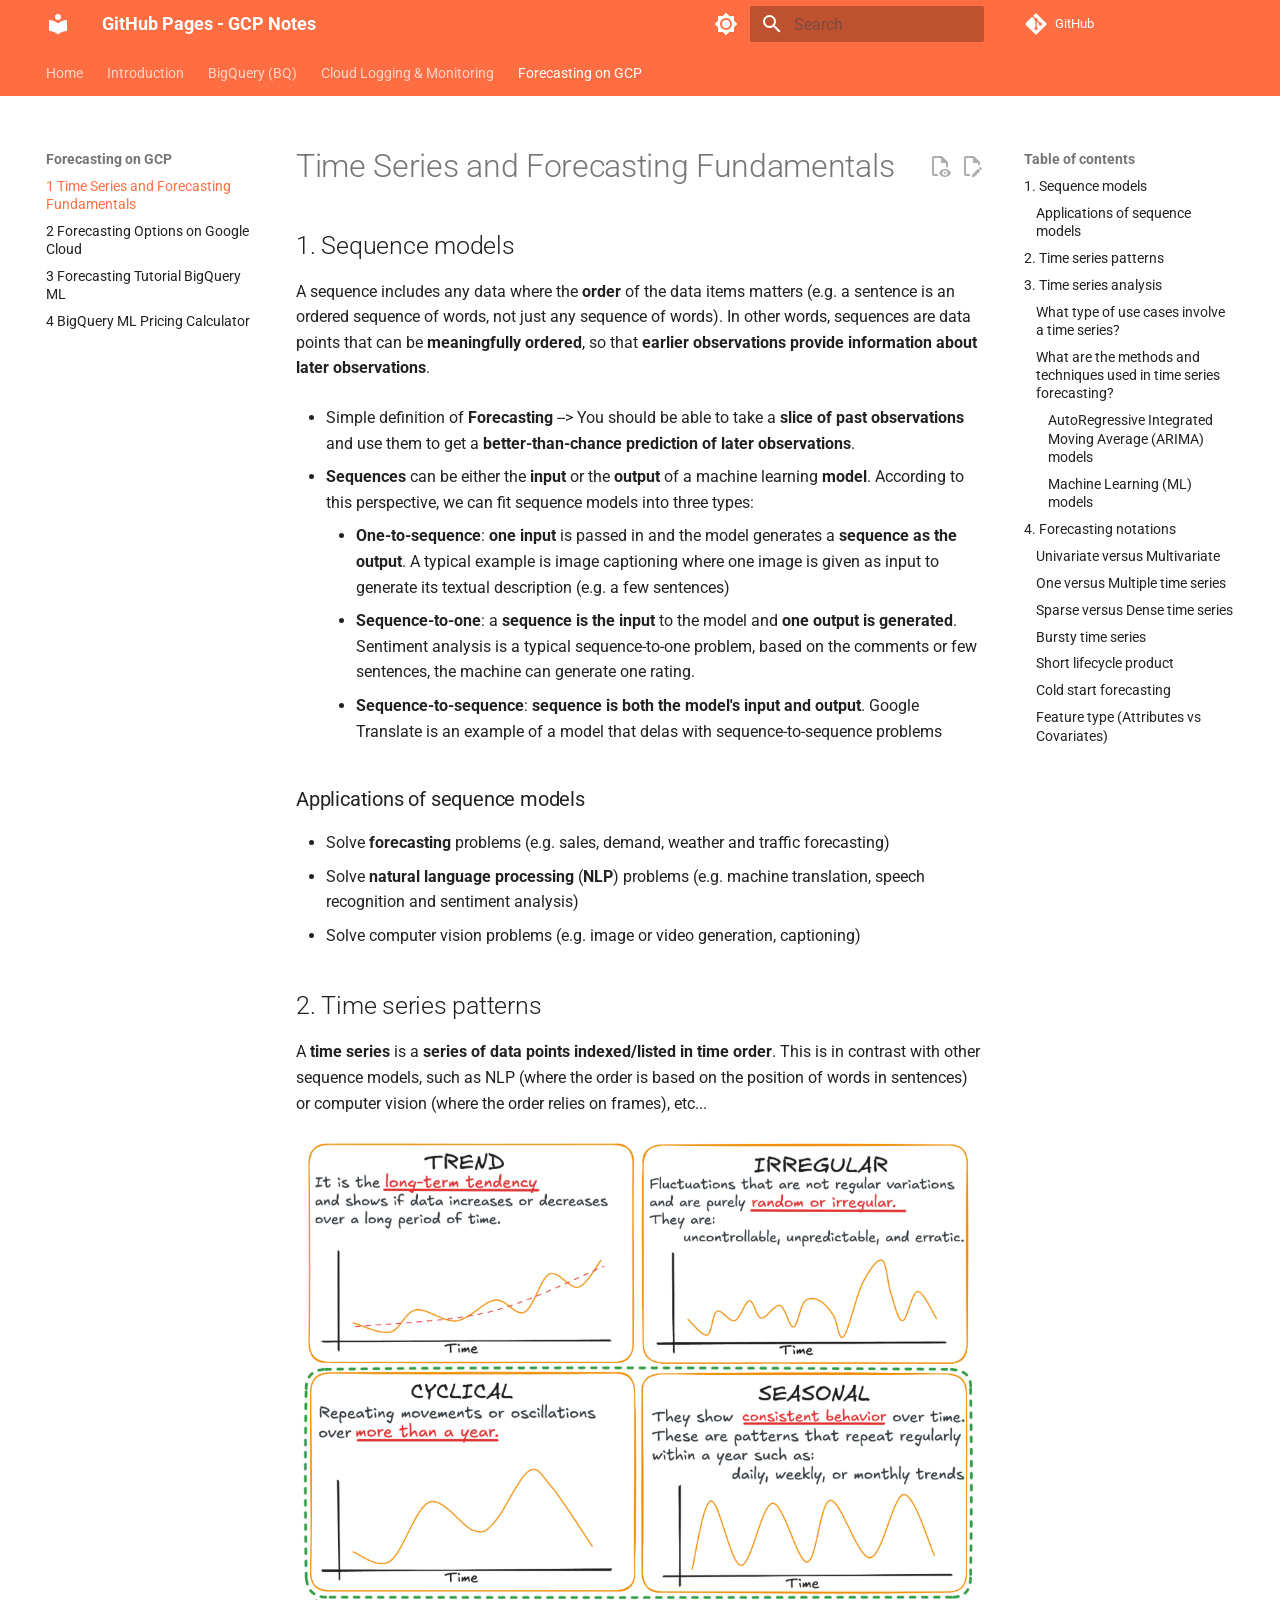
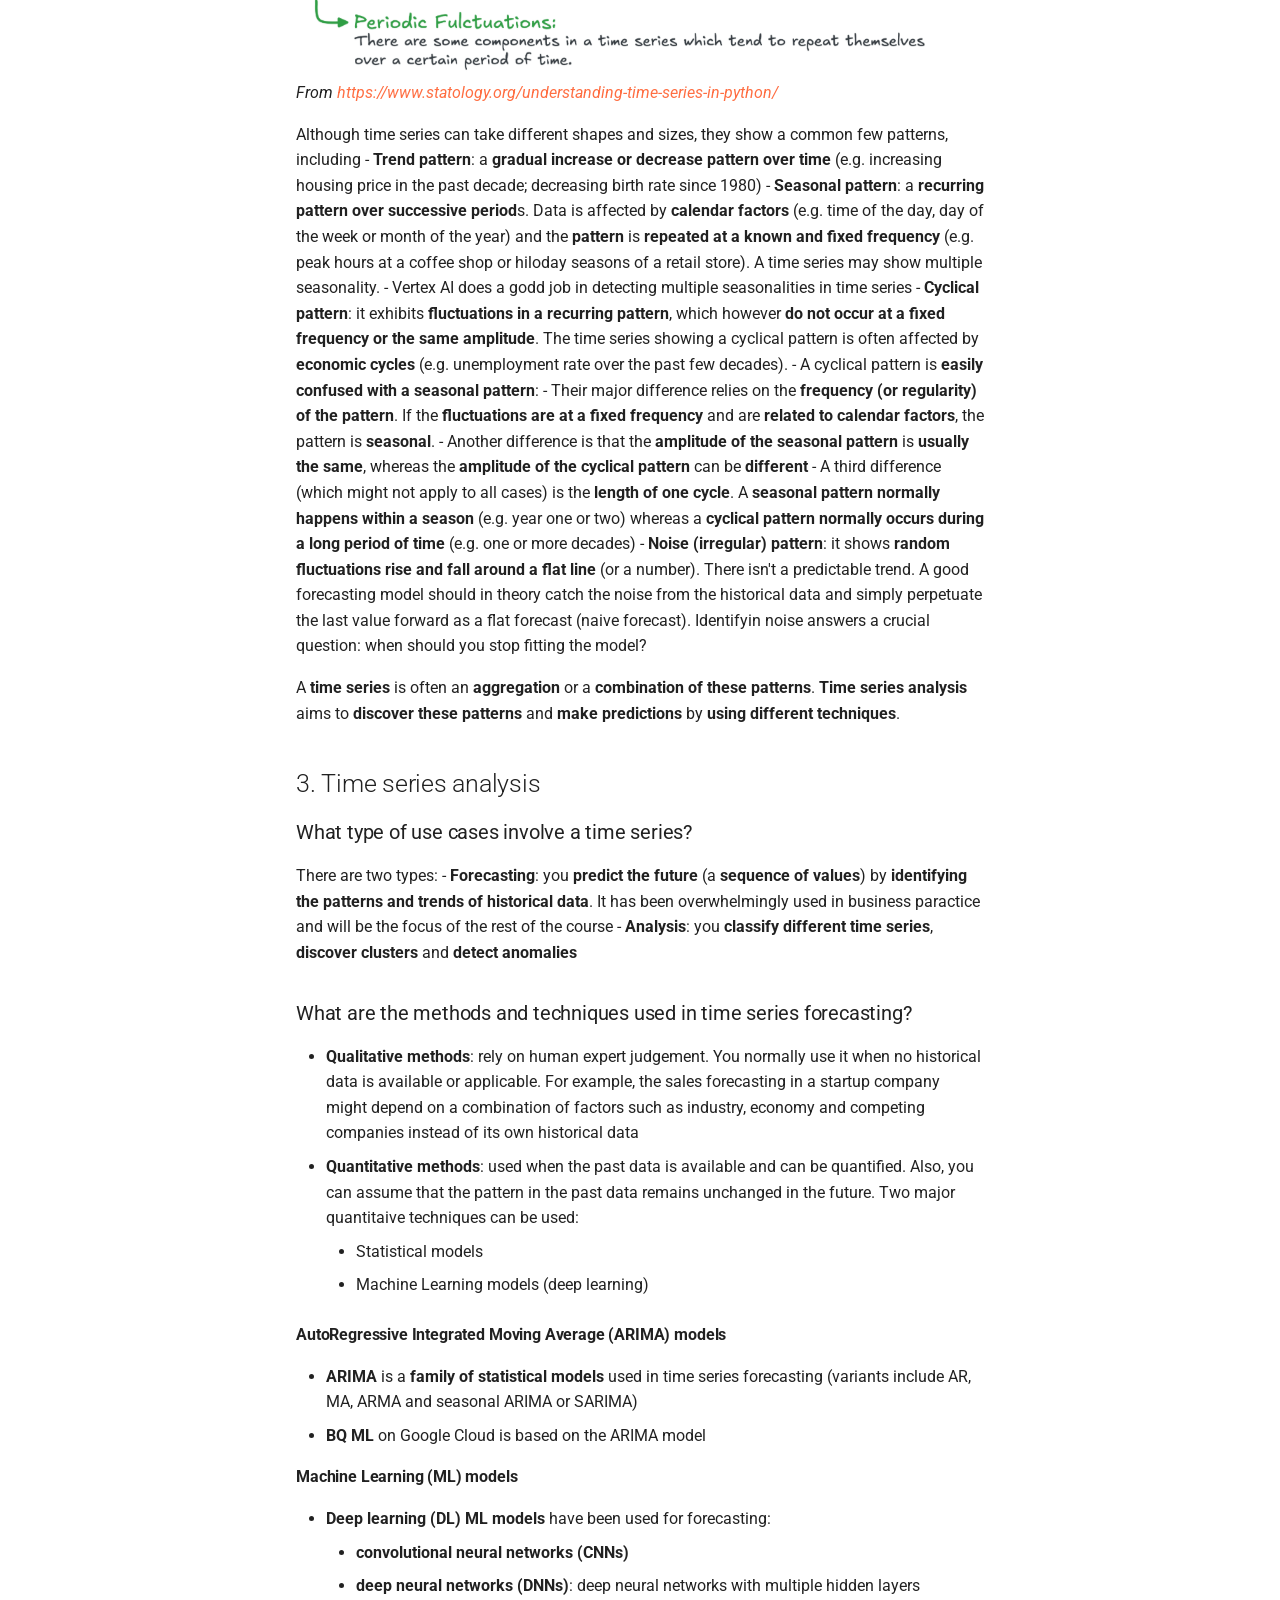
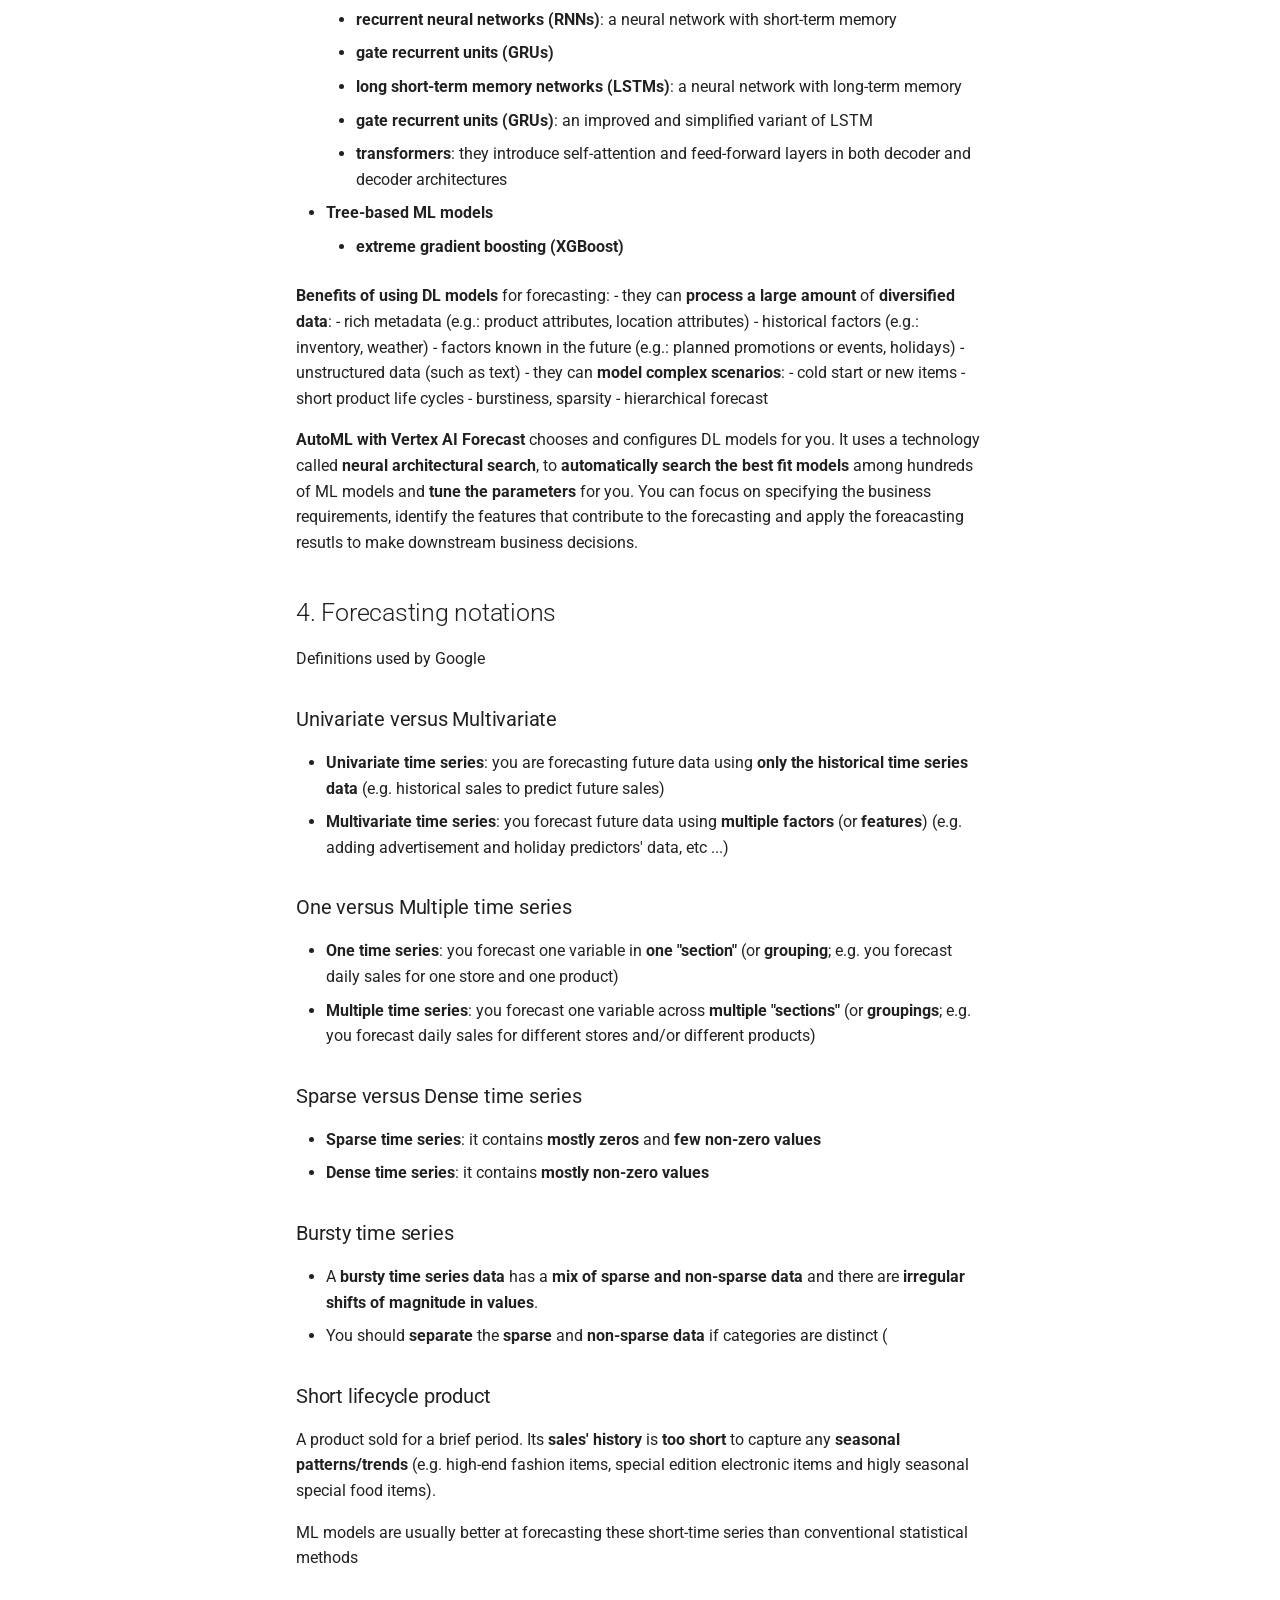
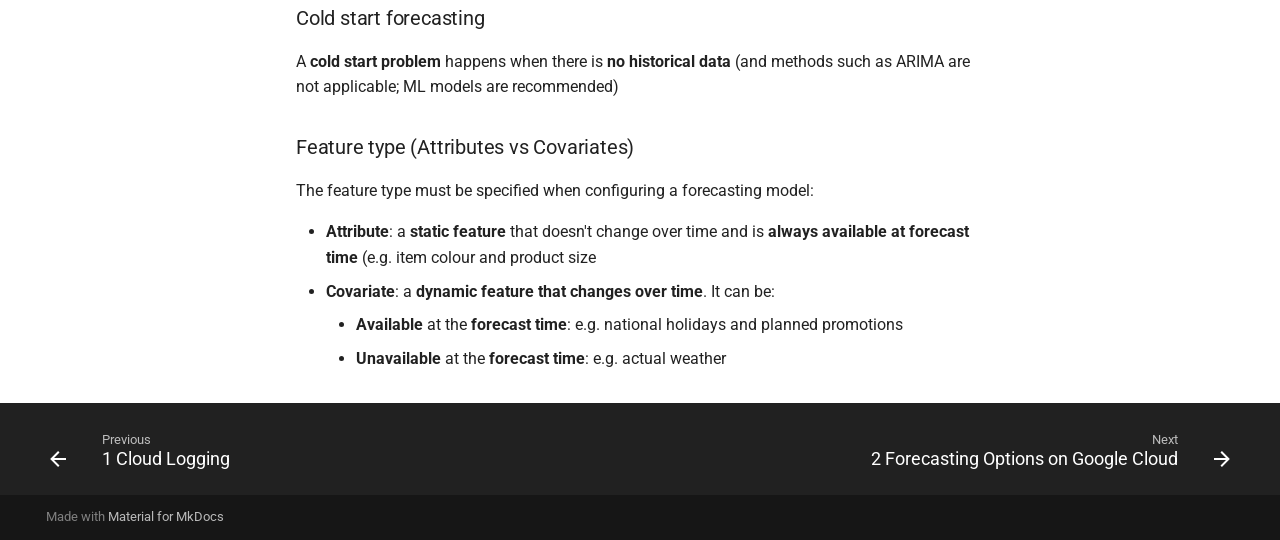
<file: 3_1_ts_and_fct_fundamentals/index.html>
<!doctype html>
<html lang="en" class="no-js">
  <head>
    
      <meta charset="utf-8">
      <meta name="viewport" content="width=device-width,initial-scale=1">
      
      
      
        <link rel="canonical" href="https://aurafrizzati.github.io/google-cloud-platform-notes/3_1_ts_and_fct_fundamentals/">
      
      
        <link rel="prev" href="../2_1_cloud_logging/">
      
      
        <link rel="next" href="../3_2_forecasting_options_gcp/">
      
      
      <link rel="icon" href="../assets/images/favicon.png">
      <meta name="generator" content="mkdocs-1.6.1, mkdocs-material-9.6.21">
    
    
      
        <title>1 Time Series and Forecasting Fundamentals - GitHub Pages - GCP Notes</title>
      
    
    
      <link rel="stylesheet" href="../assets/stylesheets/main.2a3383ac.min.css">
      
        
        <link rel="stylesheet" href="../assets/stylesheets/palette.06af60db.min.css">
      
      


    
    
      
    
    
      
        
        
        <link rel="preconnect" href="https://fonts.gstatic.com" crossorigin>
        <link rel="stylesheet" href="https://fonts.googleapis.com/css?family=Roboto:300,300i,400,400i,700,700i%7CRoboto+Mono:400,400i,700,700i&display=fallback">
        <style>:root{--md-text-font:"Roboto";--md-code-font:"Roboto Mono"}</style>
      
    
    
    <script>__md_scope=new URL("..",location),__md_hash=e=>[...e].reduce(((e,_)=>(e<<5)-e+_.charCodeAt(0)),0),__md_get=(e,_=localStorage,t=__md_scope)=>JSON.parse(_.getItem(t.pathname+"."+e)),__md_set=(e,_,t=localStorage,a=__md_scope)=>{try{t.setItem(a.pathname+"."+e,JSON.stringify(_))}catch(e){}}</script>
    
      

    
    
    
  </head>
  
  
    
    
      
    
    
    
    
    <body dir="ltr" data-md-color-scheme="default" data-md-color-primary="deep-orange" data-md-color-accent="orange">
  
    
    <input class="md-toggle" data-md-toggle="drawer" type="checkbox" id="__drawer" autocomplete="off">
    <input class="md-toggle" data-md-toggle="search" type="checkbox" id="__search" autocomplete="off">
    <label class="md-overlay" for="__drawer"></label>
    <div data-md-component="skip">
      
        
        <a href="#time-series-and-forecasting-fundamentals" class="md-skip">
          Skip to content
        </a>
      
    </div>
    <div data-md-component="announce">
      
    </div>
    
    
      

<header class="md-header" data-md-component="header">
  <nav class="md-header__inner md-grid" aria-label="Header">
    <a href=".." title="GitHub Pages - GCP Notes" class="md-header__button md-logo" aria-label="GitHub Pages - GCP Notes" data-md-component="logo">
      
  
  <svg xmlns="http://www.w3.org/2000/svg" viewBox="0 0 24 24"><path d="M12 8a3 3 0 0 0 3-3 3 3 0 0 0-3-3 3 3 0 0 0-3 3 3 3 0 0 0 3 3m0 3.54C9.64 9.35 6.5 8 3 8v11c3.5 0 6.64 1.35 9 3.54 2.36-2.19 5.5-3.54 9-3.54V8c-3.5 0-6.64 1.35-9 3.54"/></svg>

    </a>
    <label class="md-header__button md-icon" for="__drawer">
      
      <svg xmlns="http://www.w3.org/2000/svg" viewBox="0 0 24 24"><path d="M3 6h18v2H3zm0 5h18v2H3zm0 5h18v2H3z"/></svg>
    </label>
    <div class="md-header__title" data-md-component="header-title">
      <div class="md-header__ellipsis">
        <div class="md-header__topic">
          <span class="md-ellipsis">
            GitHub Pages - GCP Notes
          </span>
        </div>
        <div class="md-header__topic" data-md-component="header-topic">
          <span class="md-ellipsis">
            
              1 Time Series and Forecasting Fundamentals
            
          </span>
        </div>
      </div>
    </div>
    
      
        <form class="md-header__option" data-md-component="palette">
  
    
    
    
    <input class="md-option" data-md-color-media="" data-md-color-scheme="default" data-md-color-primary="deep-orange" data-md-color-accent="orange"  aria-label="Switch to dark mode"  type="radio" name="__palette" id="__palette_0">
    
      <label class="md-header__button md-icon" title="Switch to dark mode" for="__palette_1" hidden>
        <svg xmlns="http://www.w3.org/2000/svg" viewBox="0 0 24 24"><path d="M12 8a4 4 0 0 0-4 4 4 4 0 0 0 4 4 4 4 0 0 0 4-4 4 4 0 0 0-4-4m0 10a6 6 0 0 1-6-6 6 6 0 0 1 6-6 6 6 0 0 1 6 6 6 6 0 0 1-6 6m8-9.31V4h-4.69L12 .69 8.69 4H4v4.69L.69 12 4 15.31V20h4.69L12 23.31 15.31 20H20v-4.69L23.31 12z"/></svg>
      </label>
    
  
    
    
    
    <input class="md-option" data-md-color-media="" data-md-color-scheme="slate" data-md-color-primary="deep-orange" data-md-color-accent="orange"  aria-label="Switch to light mode"  type="radio" name="__palette" id="__palette_1">
    
      <label class="md-header__button md-icon" title="Switch to light mode" for="__palette_0" hidden>
        <svg xmlns="http://www.w3.org/2000/svg" viewBox="0 0 24 24"><path d="M12 18c-.89 0-1.74-.2-2.5-.55C11.56 16.5 13 14.42 13 12s-1.44-4.5-3.5-5.45C10.26 6.2 11.11 6 12 6a6 6 0 0 1 6 6 6 6 0 0 1-6 6m8-9.31V4h-4.69L12 .69 8.69 4H4v4.69L.69 12 4 15.31V20h4.69L12 23.31 15.31 20H20v-4.69L23.31 12z"/></svg>
      </label>
    
  
</form>
      
    
    
      <script>var palette=__md_get("__palette");if(palette&&palette.color){if("(prefers-color-scheme)"===palette.color.media){var media=matchMedia("(prefers-color-scheme: light)"),input=document.querySelector(media.matches?"[data-md-color-media='(prefers-color-scheme: light)']":"[data-md-color-media='(prefers-color-scheme: dark)']");palette.color.media=input.getAttribute("data-md-color-media"),palette.color.scheme=input.getAttribute("data-md-color-scheme"),palette.color.primary=input.getAttribute("data-md-color-primary"),palette.color.accent=input.getAttribute("data-md-color-accent")}for(var[key,value]of Object.entries(palette.color))document.body.setAttribute("data-md-color-"+key,value)}</script>
    
    
    
      
      
        <label class="md-header__button md-icon" for="__search">
          
          <svg xmlns="http://www.w3.org/2000/svg" viewBox="0 0 24 24"><path d="M9.5 3A6.5 6.5 0 0 1 16 9.5c0 1.61-.59 3.09-1.56 4.23l.27.27h.79l5 5-1.5 1.5-5-5v-.79l-.27-.27A6.52 6.52 0 0 1 9.5 16 6.5 6.5 0 0 1 3 9.5 6.5 6.5 0 0 1 9.5 3m0 2C7 5 5 7 5 9.5S7 14 9.5 14 14 12 14 9.5 12 5 9.5 5"/></svg>
        </label>
        <div class="md-search" data-md-component="search" role="dialog">
  <label class="md-search__overlay" for="__search"></label>
  <div class="md-search__inner" role="search">
    <form class="md-search__form" name="search">
      <input type="text" class="md-search__input" name="query" aria-label="Search" placeholder="Search" autocapitalize="off" autocorrect="off" autocomplete="off" spellcheck="false" data-md-component="search-query" required>
      <label class="md-search__icon md-icon" for="__search">
        
        <svg xmlns="http://www.w3.org/2000/svg" viewBox="0 0 24 24"><path d="M9.5 3A6.5 6.5 0 0 1 16 9.5c0 1.61-.59 3.09-1.56 4.23l.27.27h.79l5 5-1.5 1.5-5-5v-.79l-.27-.27A6.52 6.52 0 0 1 9.5 16 6.5 6.5 0 0 1 3 9.5 6.5 6.5 0 0 1 9.5 3m0 2C7 5 5 7 5 9.5S7 14 9.5 14 14 12 14 9.5 12 5 9.5 5"/></svg>
        
        <svg xmlns="http://www.w3.org/2000/svg" viewBox="0 0 24 24"><path d="M20 11v2H8l5.5 5.5-1.42 1.42L4.16 12l7.92-7.92L13.5 5.5 8 11z"/></svg>
      </label>
      <nav class="md-search__options" aria-label="Search">
        
        <button type="reset" class="md-search__icon md-icon" title="Clear" aria-label="Clear" tabindex="-1">
          
          <svg xmlns="http://www.w3.org/2000/svg" viewBox="0 0 24 24"><path d="M19 6.41 17.59 5 12 10.59 6.41 5 5 6.41 10.59 12 5 17.59 6.41 19 12 13.41 17.59 19 19 17.59 13.41 12z"/></svg>
        </button>
      </nav>
      
    </form>
    <div class="md-search__output">
      <div class="md-search__scrollwrap" tabindex="0" data-md-scrollfix>
        <div class="md-search-result" data-md-component="search-result">
          <div class="md-search-result__meta">
            Initializing search
          </div>
          <ol class="md-search-result__list" role="presentation"></ol>
        </div>
      </div>
    </div>
  </div>
</div>
      
    
    
      <div class="md-header__source">
        <a href="https://github.com/AuraFrizzati/google-cloud-platform-notes/" title="Go to repository" class="md-source" data-md-component="source">
  <div class="md-source__icon md-icon">
    
    <svg xmlns="http://www.w3.org/2000/svg" viewBox="0 0 448 512"><!--! Font Awesome Free 7.0.1 by @fontawesome - https://fontawesome.com License - https://fontawesome.com/license/free (Icons: CC BY 4.0, Fonts: SIL OFL 1.1, Code: MIT License) Copyright 2025 Fonticons, Inc.--><path d="M439.6 236.1 244 40.5c-5.4-5.5-12.8-8.5-20.4-8.5s-15 3-20.4 8.4L162.5 81l51.5 51.5c27.1-9.1 52.7 16.8 43.4 43.7l49.7 49.7c34.2-11.8 61.2 31 35.5 56.7-26.5 26.5-70.2-2.9-56-37.3L240.3 199v121.9c25.3 12.5 22.3 41.8 9.1 55-6.4 6.4-15.2 10.1-24.3 10.1s-17.8-3.6-24.3-10.1c-17.6-17.6-11.1-46.9 11.2-56v-123c-20.8-8.5-24.6-30.7-18.6-45L142.6 101 8.5 235.1C3 240.6 0 247.9 0 255.5s3 15 8.5 20.4l195.6 195.7c5.4 5.4 12.7 8.4 20.4 8.4s15-3 20.4-8.4l194.7-194.7c5.4-5.4 8.4-12.8 8.4-20.4s-3-15-8.4-20.4"/></svg>
  </div>
  <div class="md-source__repository">
    GitHub
  </div>
</a>
      </div>
    
  </nav>
  
</header>
    
    <div class="md-container" data-md-component="container">
      
      
        
          
            
<nav class="md-tabs" aria-label="Tabs" data-md-component="tabs">
  <div class="md-grid">
    <ul class="md-tabs__list">
      
        
  
  
  
  
    <li class="md-tabs__item">
      <a href=".." class="md-tabs__link">
        
  
  
    
  
  Home

      </a>
    </li>
  

      
        
  
  
  
  
    
    
      <li class="md-tabs__item">
        <a href="../intro_1/" class="md-tabs__link">
          
  
  
  Introduction

        </a>
      </li>
    
  

      
        
  
  
  
  
    
    
      <li class="md-tabs__item">
        <a href="../1_1_BQ_architecture/" class="md-tabs__link">
          
  
  
  BigQuery (BQ)

        </a>
      </li>
    
  

      
        
  
  
  
  
    
    
      <li class="md-tabs__item">
        <a href="../2_1_cloud_logging/" class="md-tabs__link">
          
  
  
  Cloud Logging & Monitoring

        </a>
      </li>
    
  

      
        
  
  
  
    
  
  
    
    
      <li class="md-tabs__item md-tabs__item--active">
        <a href="./" class="md-tabs__link">
          
  
  
  Forecasting on GCP

        </a>
      </li>
    
  

      
    </ul>
  </div>
</nav>
          
        
      
      <main class="md-main" data-md-component="main">
        <div class="md-main__inner md-grid">
          
            
              
              <div class="md-sidebar md-sidebar--primary" data-md-component="sidebar" data-md-type="navigation" >
                <div class="md-sidebar__scrollwrap">
                  <div class="md-sidebar__inner">
                    


  


<nav class="md-nav md-nav--primary md-nav--lifted" aria-label="Navigation" data-md-level="0">
  <label class="md-nav__title" for="__drawer">
    <a href=".." title="GitHub Pages - GCP Notes" class="md-nav__button md-logo" aria-label="GitHub Pages - GCP Notes" data-md-component="logo">
      
  
  <svg xmlns="http://www.w3.org/2000/svg" viewBox="0 0 24 24"><path d="M12 8a3 3 0 0 0 3-3 3 3 0 0 0-3-3 3 3 0 0 0-3 3 3 3 0 0 0 3 3m0 3.54C9.64 9.35 6.5 8 3 8v11c3.5 0 6.64 1.35 9 3.54 2.36-2.19 5.5-3.54 9-3.54V8c-3.5 0-6.64 1.35-9 3.54"/></svg>

    </a>
    GitHub Pages - GCP Notes
  </label>
  
    <div class="md-nav__source">
      <a href="https://github.com/AuraFrizzati/google-cloud-platform-notes/" title="Go to repository" class="md-source" data-md-component="source">
  <div class="md-source__icon md-icon">
    
    <svg xmlns="http://www.w3.org/2000/svg" viewBox="0 0 448 512"><!--! Font Awesome Free 7.0.1 by @fontawesome - https://fontawesome.com License - https://fontawesome.com/license/free (Icons: CC BY 4.0, Fonts: SIL OFL 1.1, Code: MIT License) Copyright 2025 Fonticons, Inc.--><path d="M439.6 236.1 244 40.5c-5.4-5.5-12.8-8.5-20.4-8.5s-15 3-20.4 8.4L162.5 81l51.5 51.5c27.1-9.1 52.7 16.8 43.4 43.7l49.7 49.7c34.2-11.8 61.2 31 35.5 56.7-26.5 26.5-70.2-2.9-56-37.3L240.3 199v121.9c25.3 12.5 22.3 41.8 9.1 55-6.4 6.4-15.2 10.1-24.3 10.1s-17.8-3.6-24.3-10.1c-17.6-17.6-11.1-46.9 11.2-56v-123c-20.8-8.5-24.6-30.7-18.6-45L142.6 101 8.5 235.1C3 240.6 0 247.9 0 255.5s3 15 8.5 20.4l195.6 195.7c5.4 5.4 12.7 8.4 20.4 8.4s15-3 20.4-8.4l194.7-194.7c5.4-5.4 8.4-12.8 8.4-20.4s-3-15-8.4-20.4"/></svg>
  </div>
  <div class="md-source__repository">
    GitHub
  </div>
</a>
    </div>
  
  <ul class="md-nav__list" data-md-scrollfix>
    
      
      
  
  
  
  
    <li class="md-nav__item">
      <a href=".." class="md-nav__link">
        
  
  
  <span class="md-ellipsis">
    Home
    
  </span>
  

      </a>
    </li>
  

    
      
      
  
  
  
  
    
    
    
    
      
      
    
    
    <li class="md-nav__item md-nav__item--nested">
      
        
        
        <input class="md-nav__toggle md-toggle " type="checkbox" id="__nav_2" >
        
          
          <label class="md-nav__link" for="__nav_2" id="__nav_2_label" tabindex="0">
            
  
  
  <span class="md-ellipsis">
    Introduction
    
  </span>
  

            <span class="md-nav__icon md-icon"></span>
          </label>
        
        <nav class="md-nav" data-md-level="1" aria-labelledby="__nav_2_label" aria-expanded="false">
          <label class="md-nav__title" for="__nav_2">
            <span class="md-nav__icon md-icon"></span>
            Introduction
          </label>
          <ul class="md-nav__list" data-md-scrollfix>
            
              
                
  
  
  
  
    <li class="md-nav__item">
      <a href="../intro_1/" class="md-nav__link">
        
  
  
  <span class="md-ellipsis">
    Intro 1
    
  </span>
  

      </a>
    </li>
  

              
            
          </ul>
        </nav>
      
    </li>
  

    
      
      
  
  
  
  
    
    
    
    
      
      
    
    
    <li class="md-nav__item md-nav__item--nested">
      
        
        
        <input class="md-nav__toggle md-toggle " type="checkbox" id="__nav_3" >
        
          
          <label class="md-nav__link" for="__nav_3" id="__nav_3_label" tabindex="0">
            
  
  
  <span class="md-ellipsis">
    BigQuery (BQ)
    
  </span>
  

            <span class="md-nav__icon md-icon"></span>
          </label>
        
        <nav class="md-nav" data-md-level="1" aria-labelledby="__nav_3_label" aria-expanded="false">
          <label class="md-nav__title" for="__nav_3">
            <span class="md-nav__icon md-icon"></span>
            BigQuery (BQ)
          </label>
          <ul class="md-nav__list" data-md-scrollfix>
            
              
                
  
  
  
  
    <li class="md-nav__item">
      <a href="../1_1_BQ_architecture/" class="md-nav__link">
        
  
  
  <span class="md-ellipsis">
    1.1 BQ Architecture
    
  </span>
  

      </a>
    </li>
  

              
            
          </ul>
        </nav>
      
    </li>
  

    
      
      
  
  
  
  
    
    
    
    
      
      
    
    
    <li class="md-nav__item md-nav__item--nested">
      
        
        
        <input class="md-nav__toggle md-toggle " type="checkbox" id="__nav_4" >
        
          
          <label class="md-nav__link" for="__nav_4" id="__nav_4_label" tabindex="0">
            
  
  
  <span class="md-ellipsis">
    Cloud Logging & Monitoring
    
  </span>
  

            <span class="md-nav__icon md-icon"></span>
          </label>
        
        <nav class="md-nav" data-md-level="1" aria-labelledby="__nav_4_label" aria-expanded="false">
          <label class="md-nav__title" for="__nav_4">
            <span class="md-nav__icon md-icon"></span>
            Cloud Logging & Monitoring
          </label>
          <ul class="md-nav__list" data-md-scrollfix>
            
              
                
  
  
  
  
    <li class="md-nav__item">
      <a href="../2_1_cloud_logging/" class="md-nav__link">
        
  
  
  <span class="md-ellipsis">
    1 Cloud Logging
    
  </span>
  

      </a>
    </li>
  

              
            
          </ul>
        </nav>
      
    </li>
  

    
      
      
  
  
    
  
  
  
    
    
    
    
      
        
        
      
      
    
    
    <li class="md-nav__item md-nav__item--active md-nav__item--section md-nav__item--nested">
      
        
        
        <input class="md-nav__toggle md-toggle " type="checkbox" id="__nav_5" checked>
        
          
          <label class="md-nav__link" for="__nav_5" id="__nav_5_label" tabindex="">
            
  
  
  <span class="md-ellipsis">
    Forecasting on GCP
    
  </span>
  

            <span class="md-nav__icon md-icon"></span>
          </label>
        
        <nav class="md-nav" data-md-level="1" aria-labelledby="__nav_5_label" aria-expanded="true">
          <label class="md-nav__title" for="__nav_5">
            <span class="md-nav__icon md-icon"></span>
            Forecasting on GCP
          </label>
          <ul class="md-nav__list" data-md-scrollfix>
            
              
                
  
  
    
  
  
  
    <li class="md-nav__item md-nav__item--active">
      
      <input class="md-nav__toggle md-toggle" type="checkbox" id="__toc">
      
      
        
      
      
        <label class="md-nav__link md-nav__link--active" for="__toc">
          
  
  
  <span class="md-ellipsis">
    1 Time Series and Forecasting Fundamentals
    
  </span>
  

          <span class="md-nav__icon md-icon"></span>
        </label>
      
      <a href="./" class="md-nav__link md-nav__link--active">
        
  
  
  <span class="md-ellipsis">
    1 Time Series and Forecasting Fundamentals
    
  </span>
  

      </a>
      
        

<nav class="md-nav md-nav--secondary" aria-label="Table of contents">
  
  
  
    
  
  
    <label class="md-nav__title" for="__toc">
      <span class="md-nav__icon md-icon"></span>
      Table of contents
    </label>
    <ul class="md-nav__list" data-md-component="toc" data-md-scrollfix>
      
        <li class="md-nav__item">
  <a href="#1-sequence-models" class="md-nav__link">
    <span class="md-ellipsis">
      1. Sequence models
    </span>
  </a>
  
    <nav class="md-nav" aria-label="1. Sequence models">
      <ul class="md-nav__list">
        
          <li class="md-nav__item">
  <a href="#applications-of-sequence-models" class="md-nav__link">
    <span class="md-ellipsis">
      Applications of sequence models
    </span>
  </a>
  
</li>
        
      </ul>
    </nav>
  
</li>
      
        <li class="md-nav__item">
  <a href="#2-time-series-patterns" class="md-nav__link">
    <span class="md-ellipsis">
      2. Time series patterns
    </span>
  </a>
  
</li>
      
        <li class="md-nav__item">
  <a href="#3-time-series-analysis" class="md-nav__link">
    <span class="md-ellipsis">
      3. Time series analysis
    </span>
  </a>
  
    <nav class="md-nav" aria-label="3. Time series analysis">
      <ul class="md-nav__list">
        
          <li class="md-nav__item">
  <a href="#what-type-of-use-cases-involve-a-time-series" class="md-nav__link">
    <span class="md-ellipsis">
      What type of use cases involve a time series?
    </span>
  </a>
  
</li>
        
          <li class="md-nav__item">
  <a href="#what-are-the-methods-and-techniques-used-in-time-series-forecasting" class="md-nav__link">
    <span class="md-ellipsis">
      What are the methods and techniques used in time series forecasting?
    </span>
  </a>
  
    <nav class="md-nav" aria-label="What are the methods and techniques used in time series forecasting?">
      <ul class="md-nav__list">
        
          <li class="md-nav__item">
  <a href="#autoregressive-integrated-moving-average-arima-models" class="md-nav__link">
    <span class="md-ellipsis">
      AutoRegressive Integrated Moving Average (ARIMA) models
    </span>
  </a>
  
</li>
        
          <li class="md-nav__item">
  <a href="#machine-learning-ml-models" class="md-nav__link">
    <span class="md-ellipsis">
      Machine Learning (ML) models
    </span>
  </a>
  
</li>
        
      </ul>
    </nav>
  
</li>
        
      </ul>
    </nav>
  
</li>
      
        <li class="md-nav__item">
  <a href="#4-forecasting-notations" class="md-nav__link">
    <span class="md-ellipsis">
      4. Forecasting notations
    </span>
  </a>
  
    <nav class="md-nav" aria-label="4. Forecasting notations">
      <ul class="md-nav__list">
        
          <li class="md-nav__item">
  <a href="#univariate-versus-multivariate" class="md-nav__link">
    <span class="md-ellipsis">
      Univariate versus Multivariate
    </span>
  </a>
  
</li>
        
          <li class="md-nav__item">
  <a href="#one-versus-multiple-time-series" class="md-nav__link">
    <span class="md-ellipsis">
      One versus Multiple time series
    </span>
  </a>
  
</li>
        
          <li class="md-nav__item">
  <a href="#sparse-versus-dense-time-series" class="md-nav__link">
    <span class="md-ellipsis">
      Sparse versus Dense time series
    </span>
  </a>
  
</li>
        
          <li class="md-nav__item">
  <a href="#bursty-time-series" class="md-nav__link">
    <span class="md-ellipsis">
      Bursty time series
    </span>
  </a>
  
</li>
        
          <li class="md-nav__item">
  <a href="#short-lifecycle-product" class="md-nav__link">
    <span class="md-ellipsis">
      Short lifecycle product
    </span>
  </a>
  
</li>
        
          <li class="md-nav__item">
  <a href="#cold-start-forecasting" class="md-nav__link">
    <span class="md-ellipsis">
      Cold start forecasting
    </span>
  </a>
  
</li>
        
          <li class="md-nav__item">
  <a href="#feature-type-attributes-vs-covariates" class="md-nav__link">
    <span class="md-ellipsis">
      Feature type (Attributes vs Covariates)
    </span>
  </a>
  
</li>
        
      </ul>
    </nav>
  
</li>
      
    </ul>
  
</nav>
      
    </li>
  

              
            
              
                
  
  
  
  
    <li class="md-nav__item">
      <a href="../3_2_forecasting_options_gcp/" class="md-nav__link">
        
  
  
  <span class="md-ellipsis">
    2 Forecasting Options on Google Cloud
    
  </span>
  

      </a>
    </li>
  

              
            
              
                
  
  
  
  
    <li class="md-nav__item">
      <a href="../3_3_forecasting_tutorial_bqml/" class="md-nav__link">
        
  
  
  <span class="md-ellipsis">
    3 Forecasting Tutorial BigQuery ML
    
  </span>
  

      </a>
    </li>
  

              
            
              
                
  
  
  
  
    <li class="md-nav__item">
      <a href="../bqml_pricing_calculator/" class="md-nav__link">
        
  
  
  <span class="md-ellipsis">
    4 BigQuery ML Pricing Calculator
    
  </span>
  

      </a>
    </li>
  

              
            
          </ul>
        </nav>
      
    </li>
  

    
  </ul>
</nav>
                  </div>
                </div>
              </div>
            
            
              
              <div class="md-sidebar md-sidebar--secondary" data-md-component="sidebar" data-md-type="toc" >
                <div class="md-sidebar__scrollwrap">
                  <div class="md-sidebar__inner">
                    

<nav class="md-nav md-nav--secondary" aria-label="Table of contents">
  
  
  
    
  
  
    <label class="md-nav__title" for="__toc">
      <span class="md-nav__icon md-icon"></span>
      Table of contents
    </label>
    <ul class="md-nav__list" data-md-component="toc" data-md-scrollfix>
      
        <li class="md-nav__item">
  <a href="#1-sequence-models" class="md-nav__link">
    <span class="md-ellipsis">
      1. Sequence models
    </span>
  </a>
  
    <nav class="md-nav" aria-label="1. Sequence models">
      <ul class="md-nav__list">
        
          <li class="md-nav__item">
  <a href="#applications-of-sequence-models" class="md-nav__link">
    <span class="md-ellipsis">
      Applications of sequence models
    </span>
  </a>
  
</li>
        
      </ul>
    </nav>
  
</li>
      
        <li class="md-nav__item">
  <a href="#2-time-series-patterns" class="md-nav__link">
    <span class="md-ellipsis">
      2. Time series patterns
    </span>
  </a>
  
</li>
      
        <li class="md-nav__item">
  <a href="#3-time-series-analysis" class="md-nav__link">
    <span class="md-ellipsis">
      3. Time series analysis
    </span>
  </a>
  
    <nav class="md-nav" aria-label="3. Time series analysis">
      <ul class="md-nav__list">
        
          <li class="md-nav__item">
  <a href="#what-type-of-use-cases-involve-a-time-series" class="md-nav__link">
    <span class="md-ellipsis">
      What type of use cases involve a time series?
    </span>
  </a>
  
</li>
        
          <li class="md-nav__item">
  <a href="#what-are-the-methods-and-techniques-used-in-time-series-forecasting" class="md-nav__link">
    <span class="md-ellipsis">
      What are the methods and techniques used in time series forecasting?
    </span>
  </a>
  
    <nav class="md-nav" aria-label="What are the methods and techniques used in time series forecasting?">
      <ul class="md-nav__list">
        
          <li class="md-nav__item">
  <a href="#autoregressive-integrated-moving-average-arima-models" class="md-nav__link">
    <span class="md-ellipsis">
      AutoRegressive Integrated Moving Average (ARIMA) models
    </span>
  </a>
  
</li>
        
          <li class="md-nav__item">
  <a href="#machine-learning-ml-models" class="md-nav__link">
    <span class="md-ellipsis">
      Machine Learning (ML) models
    </span>
  </a>
  
</li>
        
      </ul>
    </nav>
  
</li>
        
      </ul>
    </nav>
  
</li>
      
        <li class="md-nav__item">
  <a href="#4-forecasting-notations" class="md-nav__link">
    <span class="md-ellipsis">
      4. Forecasting notations
    </span>
  </a>
  
    <nav class="md-nav" aria-label="4. Forecasting notations">
      <ul class="md-nav__list">
        
          <li class="md-nav__item">
  <a href="#univariate-versus-multivariate" class="md-nav__link">
    <span class="md-ellipsis">
      Univariate versus Multivariate
    </span>
  </a>
  
</li>
        
          <li class="md-nav__item">
  <a href="#one-versus-multiple-time-series" class="md-nav__link">
    <span class="md-ellipsis">
      One versus Multiple time series
    </span>
  </a>
  
</li>
        
          <li class="md-nav__item">
  <a href="#sparse-versus-dense-time-series" class="md-nav__link">
    <span class="md-ellipsis">
      Sparse versus Dense time series
    </span>
  </a>
  
</li>
        
          <li class="md-nav__item">
  <a href="#bursty-time-series" class="md-nav__link">
    <span class="md-ellipsis">
      Bursty time series
    </span>
  </a>
  
</li>
        
          <li class="md-nav__item">
  <a href="#short-lifecycle-product" class="md-nav__link">
    <span class="md-ellipsis">
      Short lifecycle product
    </span>
  </a>
  
</li>
        
          <li class="md-nav__item">
  <a href="#cold-start-forecasting" class="md-nav__link">
    <span class="md-ellipsis">
      Cold start forecasting
    </span>
  </a>
  
</li>
        
          <li class="md-nav__item">
  <a href="#feature-type-attributes-vs-covariates" class="md-nav__link">
    <span class="md-ellipsis">
      Feature type (Attributes vs Covariates)
    </span>
  </a>
  
</li>
        
      </ul>
    </nav>
  
</li>
      
    </ul>
  
</nav>
                  </div>
                </div>
              </div>
            
          
          
            <div class="md-content" data-md-component="content">
              <article class="md-content__inner md-typeset">
                
                  


  
    <a href="https://github.com/AuraFrizzati/google-cloud-platform-notes/edit/main/doc/3_1_ts_and_fct_fundamentals.md" title="Edit this page" class="md-content__button md-icon" rel="edit">
      
      <svg xmlns="http://www.w3.org/2000/svg" viewBox="0 0 24 24"><path d="M10 20H6V4h7v5h5v3.1l2-2V8l-6-6H6c-1.1 0-2 .9-2 2v16c0 1.1.9 2 2 2h4zm10.2-7c.1 0 .3.1.4.2l1.3 1.3c.2.2.2.6 0 .8l-1 1-2.1-2.1 1-1c.1-.1.2-.2.4-.2m0 3.9L14.1 23H12v-2.1l6.1-6.1z"/></svg>
    </a>
  
  
    
      
    
    <a href="https://github.com/AuraFrizzati/google-cloud-platform-notes/raw/main/doc/3_1_ts_and_fct_fundamentals.md" title="View source of this page" class="md-content__button md-icon">
      
      <svg xmlns="http://www.w3.org/2000/svg" viewBox="0 0 24 24"><path d="M17 18c.56 0 1 .44 1 1s-.44 1-1 1-1-.44-1-1 .44-1 1-1m0-3c-2.73 0-5.06 1.66-6 4 .94 2.34 3.27 4 6 4s5.06-1.66 6-4c-.94-2.34-3.27-4-6-4m0 6.5a2.5 2.5 0 0 1-2.5-2.5 2.5 2.5 0 0 1 2.5-2.5 2.5 2.5 0 0 1 2.5 2.5 2.5 2.5 0 0 1-2.5 2.5M9.27 20H6V4h7v5h5v4.07c.7.08 1.36.25 2 .49V8l-6-6H6a2 2 0 0 0-2 2v16a2 2 0 0 0 2 2h4.5a8.2 8.2 0 0 1-1.23-2"/></svg>
    </a>
  


<h1 id="time-series-and-forecasting-fundamentals">Time Series and Forecasting Fundamentals</h1>
<h2 id="1-sequence-models">1. Sequence models</h2>
<p>A sequence includes any data where the <strong>order</strong> of the data items matters (e.g. a sentence is an ordered sequence of words, not just any sequence of words). In other words, sequences are data points that can be <strong>meaningfully ordered</strong>, so that <strong>earlier observations provide information about later observations</strong>. </p>
<ul>
<li>
<p>Simple definition of <strong>Forecasting</strong> --&gt; You should be able to take a <strong>slice of past observations</strong> and use them to get a <strong>better-than-chance prediction of later observations</strong>.</p>
</li>
<li>
<p><strong>Sequences</strong> can be either the <strong>input</strong> or the <strong>output</strong> of a machine learning <strong>model</strong>. According to this perspective, we can fit sequence models into three types:</p>
<ul>
<li><strong>One-to-sequence</strong>: <strong>one input</strong> is passed in and the model generates a <strong>sequence as the output</strong>. A typical example is image captioning where one image is given as input to generate its textual description (e.g. a few sentences)</li>
<li><strong>Sequence-to-one</strong>: a <strong>sequence is the input</strong> to the model and <strong>one output is generated</strong>. Sentiment analysis is a typical sequence-to-one problem, based on the comments or few sentences, the machine can generate one rating.</li>
<li><strong>Sequence-to-sequence</strong>: <strong>sequence is both the model's input and output</strong>. Google Translate is an example of a model that delas with sequence-to-sequence problems</li>
</ul>
</li>
</ul>
<h3 id="applications-of-sequence-models">Applications of sequence models</h3>
<ul>
<li>Solve <strong>forecasting</strong> problems (e.g. sales, demand, weather and traffic forecasting)</li>
<li>Solve <strong>natural language processing</strong> (<strong>NLP</strong>) problems (e.g. machine translation, speech recognition and sentiment analysis)</li>
<li>Solve computer vision problems (e.g. image or video generation, captioning)</li>
</ul>
<h2 id="2-time-series-patterns">2. Time series patterns</h2>
<p>A <strong>time series</strong> is a <strong>series of data points indexed/listed in time order</strong>. This is in contrast with other sequence models, such as NLP (where the order is based on the position of words in sentences) or computer vision (where the order relies on frames), etc...</p>
<p><img alt="alt text" src="../img/time_series_patterns.png" />
<em>From <a href="https://www.statology.org/understanding-time-series-in-python/">https://www.statology.org/understanding-time-series-in-python/</a></em></p>
<p>Although time series can take different shapes and sizes, they show a common few patterns, including 
- <strong>Trend pattern</strong>: a <strong>gradual increase or decrease pattern over time</strong> (e.g. increasing housing price in the past decade; decreasing birth rate since 1980)
- <strong>Seasonal pattern</strong>: a <strong>recurring pattern over successive period</strong>s. Data is affected by <strong>calendar factors</strong> (e.g. time of the day, day of the week or month of the year) and the <strong>pattern</strong> is <strong>repeated at a known and fixed frequency</strong> (e.g. peak hours at a coffee shop or hiloday seasons of a retail store). A time series may show multiple seasonality.
    - Vertex AI does a godd job in detecting multiple seasonalities in time series 
- <strong>Cyclical pattern</strong>: it exhibits <strong>fluctuations in a recurring pattern</strong>, which however <strong>do not occur at a fixed frequency or the same amplitude</strong>. The time series showing a cyclical pattern is often affected by <strong>economic cycles</strong> (e.g. unemployment rate over the past few decades). 
    - A cyclical pattern is <strong>easily confused with a seasonal pattern</strong>: 
        - Their major difference relies on the <strong>frequency (or regularity) of the pattern</strong>. If the <strong>fluctuations are at a fixed frequency</strong> and are <strong>related to calendar factors</strong>, the pattern is <strong>seasonal</strong>. 
        - Another difference is that the <strong>amplitude of the seasonal pattern</strong> is <strong>usually the same</strong>, whereas the <strong>amplitude of the cyclical pattern</strong> can be <strong>different</strong>
        - A third difference (which might not apply to all cases) is the <strong>length of one cycle</strong>. A <strong>seasonal pattern normally happens within a season</strong> (e.g. year one or two) whereas a <strong>cyclical pattern normally occurs during a long period of time</strong> (e.g. one or more decades)
- <strong>Noise (irregular) pattern</strong>: it shows <strong>random fluctuations rise and fall around a flat line</strong> (or a number). There isn't a predictable trend. A good forecasting model should in theory catch the noise from the historical data and simply perpetuate the last value forward as a flat forecast (naive forecast). Identifyin noise answers a crucial question: when should you stop fitting the model?</p>
<p>A <strong>time series</strong> is often an <strong>aggregation</strong> or a <strong>combination of these patterns</strong>. <strong>Time series analysis</strong> aims to <strong>discover these patterns</strong> and <strong>make predictions</strong> by <strong>using different techniques</strong>.</p>
<h2 id="3-time-series-analysis">3. Time series analysis</h2>
<h3 id="what-type-of-use-cases-involve-a-time-series">What type of use cases involve a time series?</h3>
<p>There are two types: 
- <strong>Forecasting</strong>: you <strong>predict the future</strong> (a <strong>sequence of values</strong>) by <strong>identifying the patterns and trends of historical data</strong>. It has been overwhelmingly used in business paractice and will be the focus of the rest of the course 
- <strong>Analysis</strong>: you <strong>classify different time series</strong>, <strong>discover clusters</strong> and <strong>detect anomalies</strong></p>
<h3 id="what-are-the-methods-and-techniques-used-in-time-series-forecasting">What are the methods and techniques used in time series forecasting?</h3>
<ul>
<li><strong>Qualitative methods</strong>: rely on human expert judgement. You normally use it when no historical data is available or applicable. For example, the sales forecasting in a startup company might depend on a combination of factors such as industry, economy and competing companies instead of its own historical data</li>
<li><strong>Quantitative methods</strong>: used when the past data is available and can be quantified. Also, you can assume that the pattern in the past data remains unchanged in the future. Two major quantitaive techniques can be used:<ul>
<li>Statistical models</li>
<li>Machine Learning models (deep learning)</li>
</ul>
</li>
</ul>
<h4 id="autoregressive-integrated-moving-average-arima-models">AutoRegressive Integrated Moving Average (ARIMA) models</h4>
<ul>
<li><strong>ARIMA</strong> is a <strong>family of statistical models</strong> used in time series forecasting (variants include AR, MA, ARMA and seasonal ARIMA or SARIMA)</li>
<li><strong>BQ ML</strong> on Google Cloud is based on the ARIMA model</li>
</ul>
<h4 id="machine-learning-ml-models">Machine Learning (ML) models</h4>
<ul>
<li><strong>Deep learning (DL) ML models</strong> have been used for forecasting: <ul>
<li><strong>convolutional neural networks (CNNs)</strong></li>
<li><strong>deep neural networks (DNNs)</strong>: deep neural networks with multiple hidden layers</li>
<li><strong>recurrent neural networks (RNNs)</strong>: a neural network with short-term memory</li>
<li><strong>gate recurrent units (GRUs)</strong></li>
<li><strong>long short-term memory networks (LSTMs)</strong>: a neural network with long-term memory</li>
<li><strong>gate recurrent units (GRUs)</strong>: an improved and simplified variant of LSTM</li>
<li><strong>transformers</strong>: they introduce self-attention and feed-forward layers in both decoder and decoder architectures</li>
</ul>
</li>
<li><strong>Tree-based ML models</strong><ul>
<li><strong>extreme gradient boosting (XGBoost)</strong></li>
</ul>
</li>
</ul>
<p><strong>Benefits of using DL models</strong> for forecasting: 
- they can <strong>process a large amount</strong> of <strong>diversified data</strong>:
    - rich metadata (e.g.: product attributes, location attributes)
    - historical factors (e.g.: inventory, weather)
    - factors known in the future (e.g.: planned promotions or events, holidays)
    - unstructured data (such as text)
- they can <strong>model complex scenarios</strong>:
    - cold start or new items
    - short product life cycles
    - burstiness, sparsity
    - hierarchical forecast</p>
<p><strong>AutoML with Vertex AI Forecast</strong> chooses and configures DL models for you. It uses a technology called <strong>neural architectural search</strong>, to <strong>automatically search the best fit models</strong> among hundreds of ML models and <strong>tune the parameters</strong> for you. You can focus on specifying the business requirements, identify the features that contribute to the forecasting and apply the foreacasting resutls to make downstream business decisions.</p>
<h2 id="4-forecasting-notations">4. Forecasting notations</h2>
<p>Definitions used by Google</p>
<h3 id="univariate-versus-multivariate">Univariate versus Multivariate</h3>
<ul>
<li><strong>Univariate time series</strong>: you are forecasting future data using <strong>only the historical time series data</strong> (e.g. historical sales to predict future sales)</li>
<li><strong>Multivariate time series</strong>: you forecast future data using <strong>multiple factors</strong> (or <strong>features</strong>) (e.g. adding advertisement and holiday predictors' data, etc ...)</li>
</ul>
<h3 id="one-versus-multiple-time-series">One versus Multiple time series</h3>
<ul>
<li><strong>One time series</strong>: you forecast one variable in <strong>one "section"</strong> (or <strong>grouping</strong>; e.g. you forecast daily sales for one store and one product)</li>
<li><strong>Multiple time series</strong>: you forecast one variable across <strong>multiple "sections"</strong> (or <strong>groupings</strong>; e.g. you forecast daily sales for different stores and/or different products)</li>
</ul>
<h3 id="sparse-versus-dense-time-series">Sparse versus Dense time series</h3>
<ul>
<li><strong>Sparse time series</strong>: it contains <strong>mostly zeros</strong> and <strong>few non-zero values</strong></li>
<li><strong>Dense time series</strong>: it contains <strong>mostly non-zero values</strong></li>
</ul>
<h3 id="bursty-time-series">Bursty time series</h3>
<ul>
<li>A <strong>bursty time series data</strong> has a <strong>mix of sparse and non-sparse data</strong> and there are <strong>irregular shifts of magnitude in values</strong>.</li>
<li>You should <strong>separate</strong> the <strong>sparse</strong> and <strong>non-sparse data</strong> if categories are distinct (</li>
</ul>
<h3 id="short-lifecycle-product">Short lifecycle product</h3>
<p>A product sold for a brief period. Its <strong>sales' history</strong> is <strong>too short</strong> to capture any <strong>seasonal patterns/trends</strong> (e.g. high-end fashion items, special edition electronic items and higly seasonal special food items).</p>
<p>ML models are usually better at forecasting these short-time series than conventional statistical methods</p>
<h3 id="cold-start-forecasting">Cold start forecasting</h3>
<p>A <strong>cold start problem</strong> happens when there is <strong>no historical data</strong> (and methods such as ARIMA are not applicable; ML models are recommended)</p>
<h3 id="feature-type-attributes-vs-covariates">Feature type (Attributes vs Covariates)</h3>
<p>The feature type must be specified when configuring a forecasting model: </p>
<ul>
<li><strong>Attribute</strong>: a <strong>static feature</strong> that doesn't change over time and is <strong>always available at forecast time</strong> (e.g. item colour and product size</li>
<li><strong>Covariate</strong>: a <strong>dynamic feature that changes over time</strong>. It can be:<ul>
<li><strong>Available</strong> at the <strong>forecast time</strong>: e.g. national holidays and planned promotions</li>
<li><strong>Unavailable</strong> at the <strong>forecast time</strong>: e.g. actual weather</li>
</ul>
</li>
</ul>












                
              </article>
            </div>
          
          
<script>var target=document.getElementById(location.hash.slice(1));target&&target.name&&(target.checked=target.name.startsWith("__tabbed_"))</script>
        </div>
        
      </main>
      
        <footer class="md-footer">
  
    
      
      <nav class="md-footer__inner md-grid" aria-label="Footer" >
        
          
          <a href="../2_1_cloud_logging/" class="md-footer__link md-footer__link--prev" aria-label="Previous: 1 Cloud Logging">
            <div class="md-footer__button md-icon">
              
              <svg xmlns="http://www.w3.org/2000/svg" viewBox="0 0 24 24"><path d="M20 11v2H8l5.5 5.5-1.42 1.42L4.16 12l7.92-7.92L13.5 5.5 8 11z"/></svg>
            </div>
            <div class="md-footer__title">
              <span class="md-footer__direction">
                Previous
              </span>
              <div class="md-ellipsis">
                1 Cloud Logging
              </div>
            </div>
          </a>
        
        
          
          <a href="../3_2_forecasting_options_gcp/" class="md-footer__link md-footer__link--next" aria-label="Next: 2 Forecasting Options on Google Cloud">
            <div class="md-footer__title">
              <span class="md-footer__direction">
                Next
              </span>
              <div class="md-ellipsis">
                2 Forecasting Options on Google Cloud
              </div>
            </div>
            <div class="md-footer__button md-icon">
              
              <svg xmlns="http://www.w3.org/2000/svg" viewBox="0 0 24 24"><path d="M4 11v2h12l-5.5 5.5 1.42 1.42L19.84 12l-7.92-7.92L10.5 5.5 16 11z"/></svg>
            </div>
          </a>
        
      </nav>
    
  
  <div class="md-footer-meta md-typeset">
    <div class="md-footer-meta__inner md-grid">
      <div class="md-copyright">
  
  
    Made with
    <a href="https://squidfunk.github.io/mkdocs-material/" target="_blank" rel="noopener">
      Material for MkDocs
    </a>
  
</div>
      
    </div>
  </div>
</footer>
      
    </div>
    <div class="md-dialog" data-md-component="dialog">
      <div class="md-dialog__inner md-typeset"></div>
    </div>
    
    
    
      
      <script id="__config" type="application/json">{"base": "..", "features": ["navigation.tabs", "navigation.footer", "content.action.edit", "content.action.view", "content.code.copy"], "search": "../assets/javascripts/workers/search.973d3a69.min.js", "tags": null, "translations": {"clipboard.copied": "Copied to clipboard", "clipboard.copy": "Copy to clipboard", "search.result.more.one": "1 more on this page", "search.result.more.other": "# more on this page", "search.result.none": "No matching documents", "search.result.one": "1 matching document", "search.result.other": "# matching documents", "search.result.placeholder": "Type to start searching", "search.result.term.missing": "Missing", "select.version": "Select version"}, "version": null}</script>
    
    
      <script src="../assets/javascripts/bundle.f55a23d4.min.js"></script>
      
    
  </body>
</html>
</file>
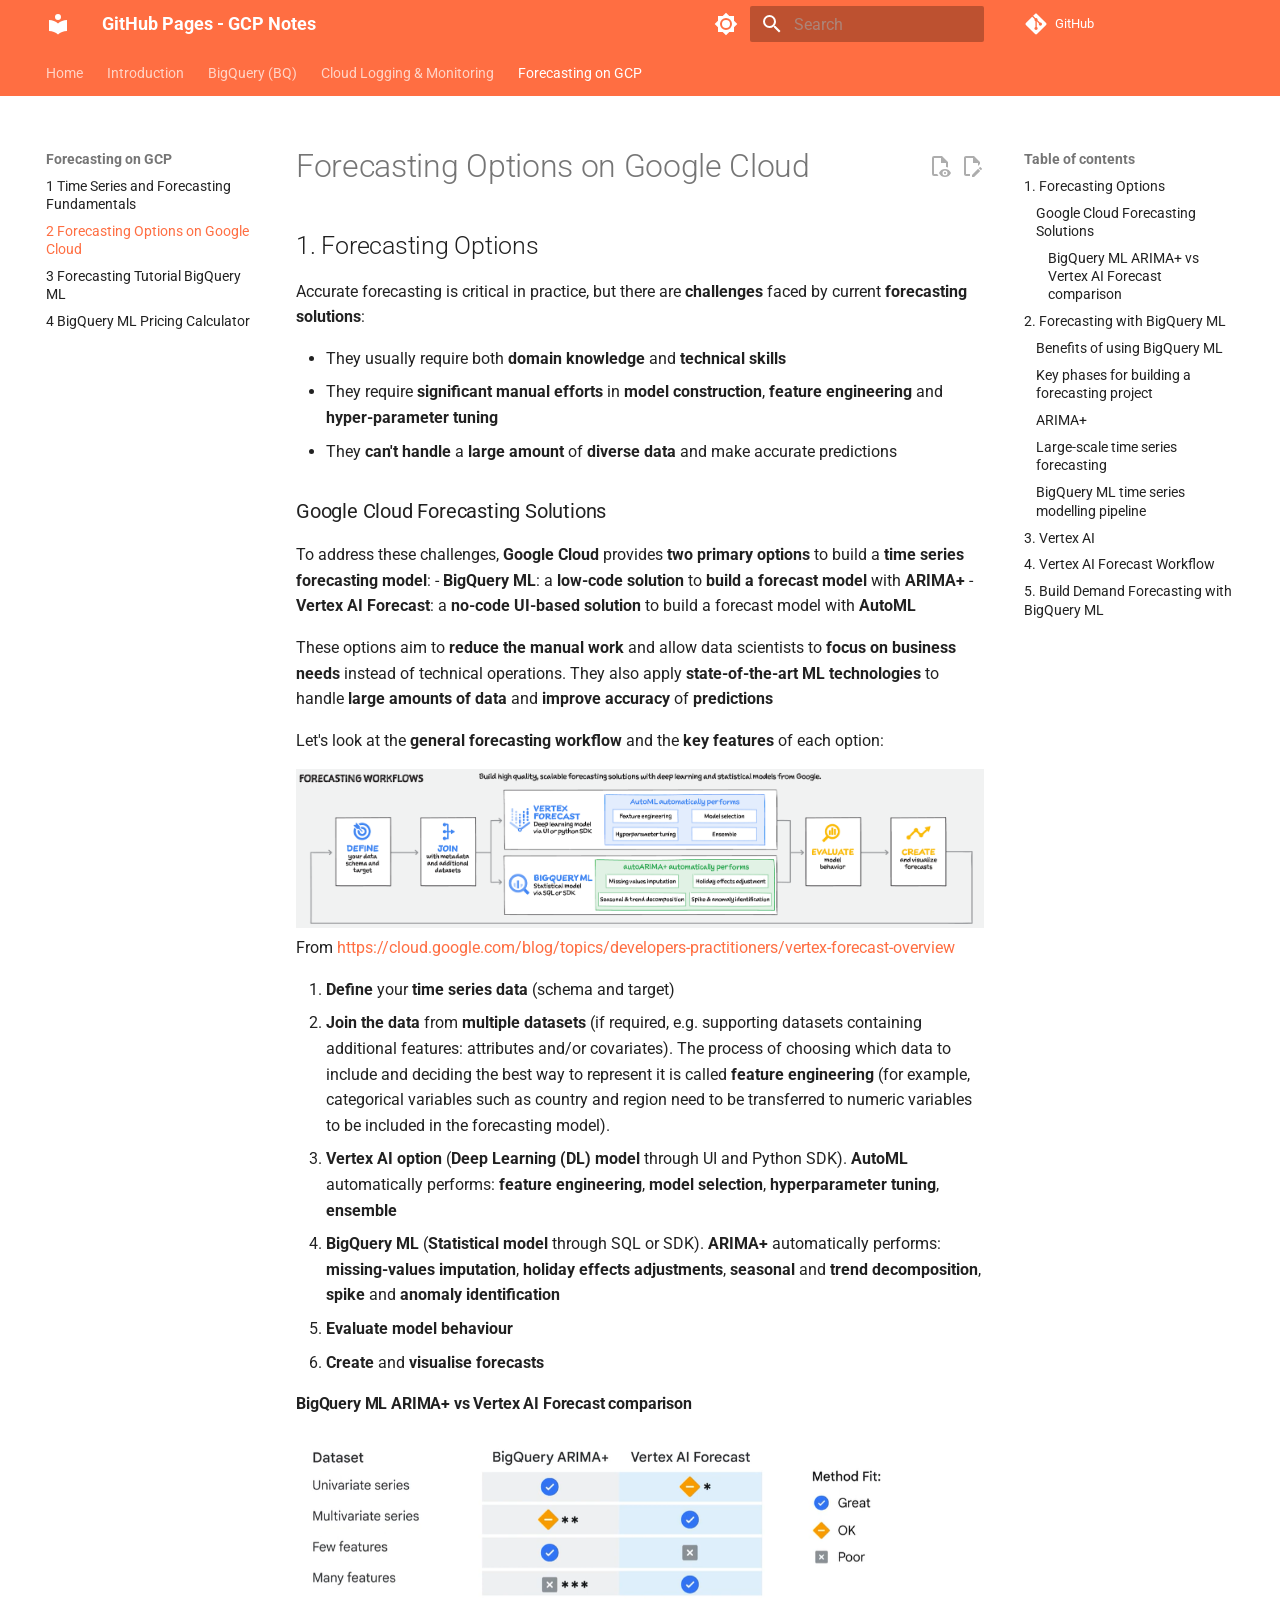
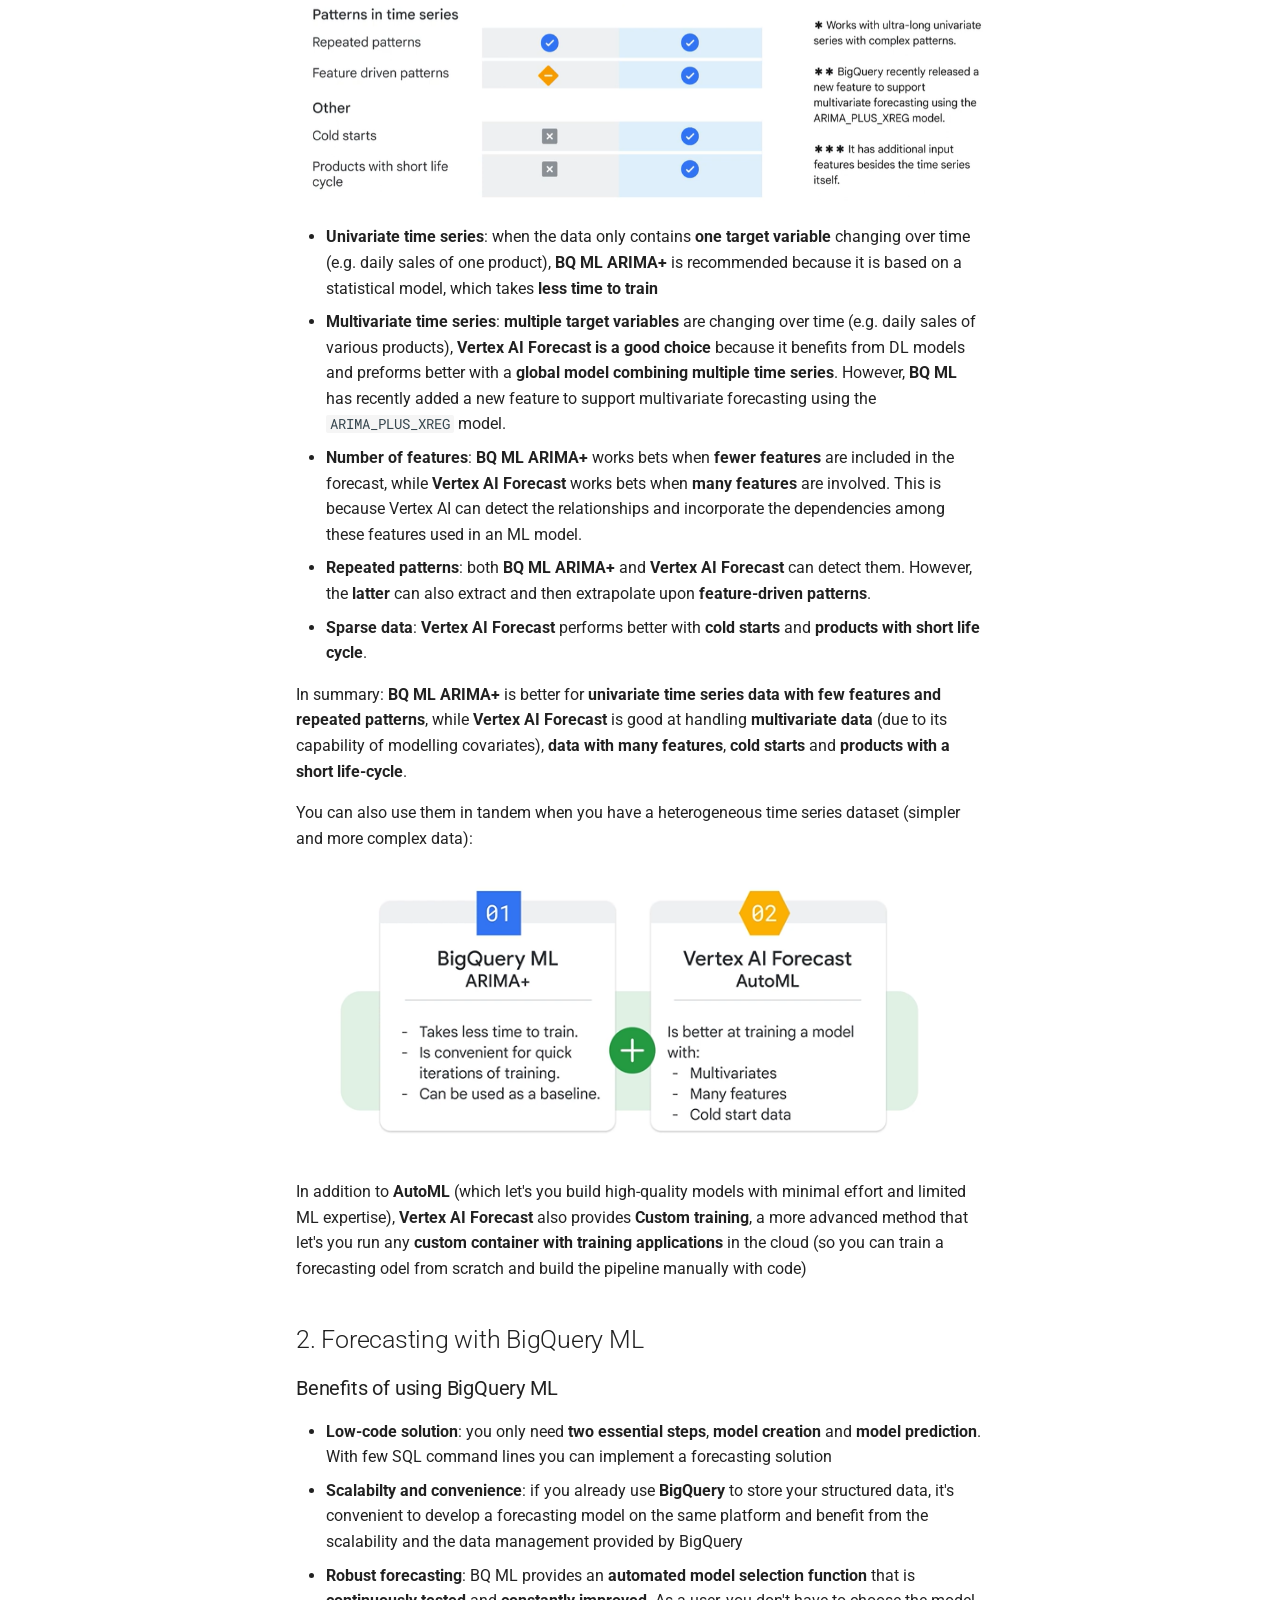
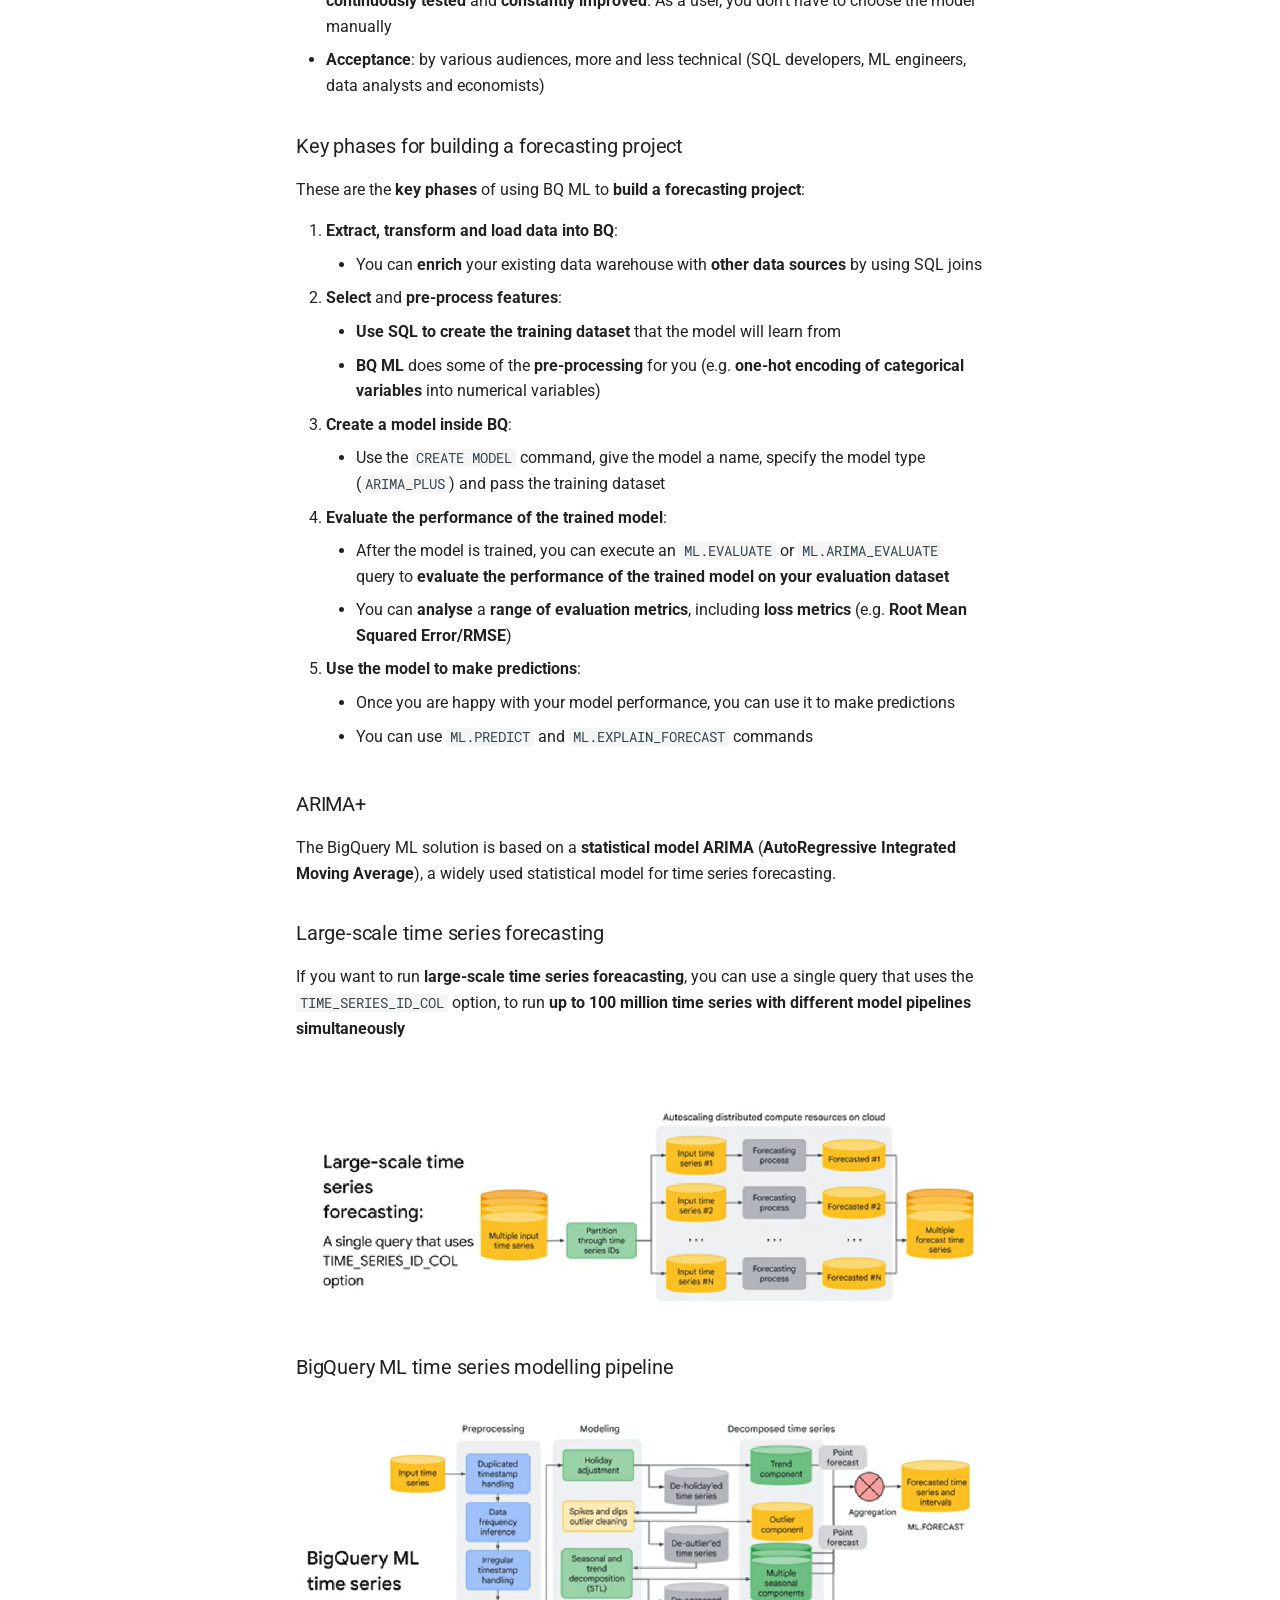
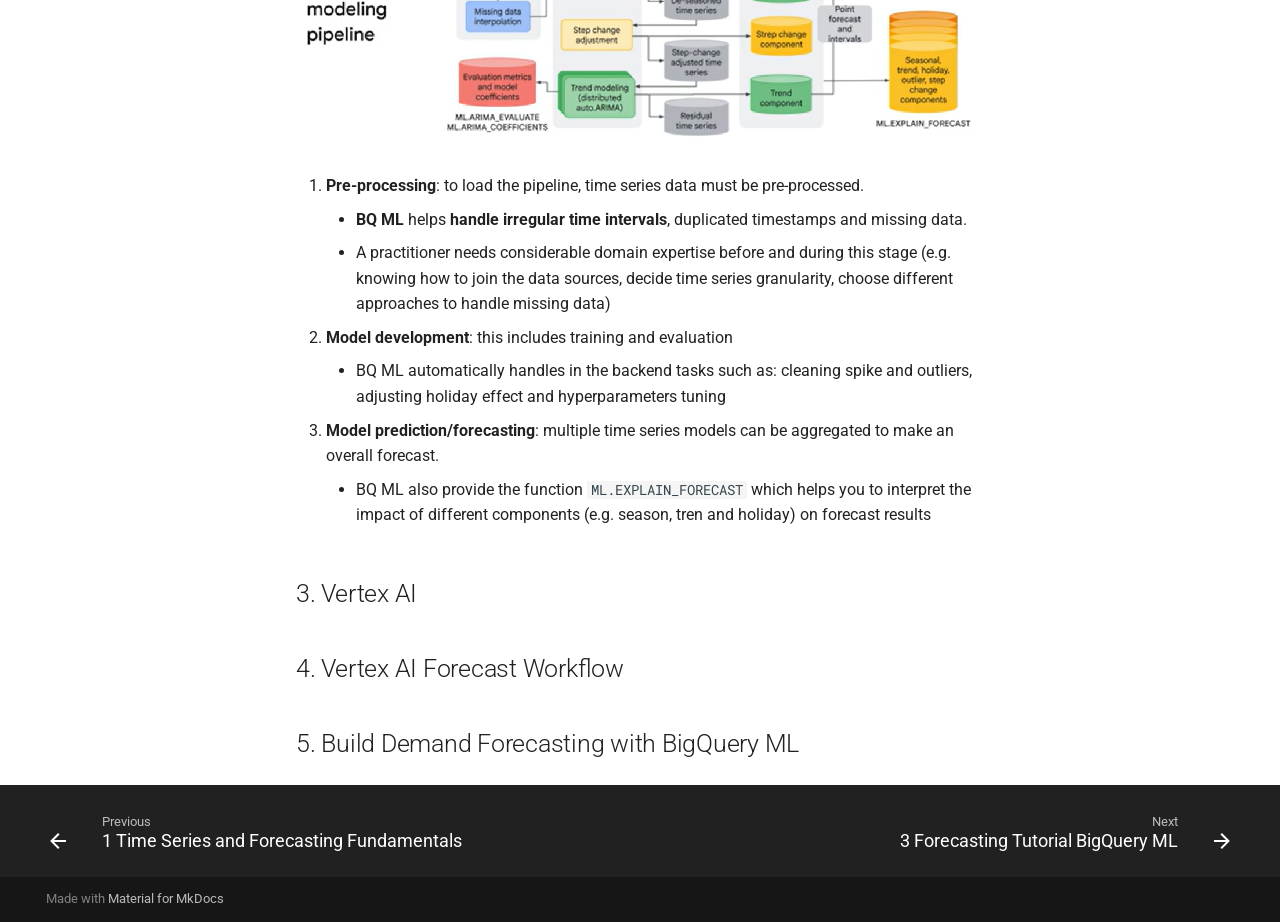
<file: 3_2_forecasting_options_gcp/index.html>
<!doctype html>
<html lang="en" class="no-js">
  <head>
    
      <meta charset="utf-8">
      <meta name="viewport" content="width=device-width,initial-scale=1">
      
      
      
        <link rel="canonical" href="https://aurafrizzati.github.io/google-cloud-platform-notes/3_2_forecasting_options_gcp/">
      
      
        <link rel="prev" href="../3_1_ts_and_fct_fundamentals/">
      
      
        <link rel="next" href="../3_3_forecasting_tutorial_bqml/">
      
      
      <link rel="icon" href="../assets/images/favicon.png">
      <meta name="generator" content="mkdocs-1.6.1, mkdocs-material-9.6.21">
    
    
      
        <title>2 Forecasting Options on Google Cloud - GitHub Pages - GCP Notes</title>
      
    
    
      <link rel="stylesheet" href="../assets/stylesheets/main.2a3383ac.min.css">
      
        
        <link rel="stylesheet" href="../assets/stylesheets/palette.06af60db.min.css">
      
      


    
    
      
    
    
      
        
        
        <link rel="preconnect" href="https://fonts.gstatic.com" crossorigin>
        <link rel="stylesheet" href="https://fonts.googleapis.com/css?family=Roboto:300,300i,400,400i,700,700i%7CRoboto+Mono:400,400i,700,700i&display=fallback">
        <style>:root{--md-text-font:"Roboto";--md-code-font:"Roboto Mono"}</style>
      
    
    
    <script>__md_scope=new URL("..",location),__md_hash=e=>[...e].reduce(((e,_)=>(e<<5)-e+_.charCodeAt(0)),0),__md_get=(e,_=localStorage,t=__md_scope)=>JSON.parse(_.getItem(t.pathname+"."+e)),__md_set=(e,_,t=localStorage,a=__md_scope)=>{try{t.setItem(a.pathname+"."+e,JSON.stringify(_))}catch(e){}}</script>
    
      

    
    
    
  </head>
  
  
    
    
      
    
    
    
    
    <body dir="ltr" data-md-color-scheme="default" data-md-color-primary="deep-orange" data-md-color-accent="orange">
  
    
    <input class="md-toggle" data-md-toggle="drawer" type="checkbox" id="__drawer" autocomplete="off">
    <input class="md-toggle" data-md-toggle="search" type="checkbox" id="__search" autocomplete="off">
    <label class="md-overlay" for="__drawer"></label>
    <div data-md-component="skip">
      
        
        <a href="#forecasting-options-on-google-cloud" class="md-skip">
          Skip to content
        </a>
      
    </div>
    <div data-md-component="announce">
      
    </div>
    
    
      

<header class="md-header" data-md-component="header">
  <nav class="md-header__inner md-grid" aria-label="Header">
    <a href=".." title="GitHub Pages - GCP Notes" class="md-header__button md-logo" aria-label="GitHub Pages - GCP Notes" data-md-component="logo">
      
  
  <svg xmlns="http://www.w3.org/2000/svg" viewBox="0 0 24 24"><path d="M12 8a3 3 0 0 0 3-3 3 3 0 0 0-3-3 3 3 0 0 0-3 3 3 3 0 0 0 3 3m0 3.54C9.64 9.35 6.5 8 3 8v11c3.5 0 6.64 1.35 9 3.54 2.36-2.19 5.5-3.54 9-3.54V8c-3.5 0-6.64 1.35-9 3.54"/></svg>

    </a>
    <label class="md-header__button md-icon" for="__drawer">
      
      <svg xmlns="http://www.w3.org/2000/svg" viewBox="0 0 24 24"><path d="M3 6h18v2H3zm0 5h18v2H3zm0 5h18v2H3z"/></svg>
    </label>
    <div class="md-header__title" data-md-component="header-title">
      <div class="md-header__ellipsis">
        <div class="md-header__topic">
          <span class="md-ellipsis">
            GitHub Pages - GCP Notes
          </span>
        </div>
        <div class="md-header__topic" data-md-component="header-topic">
          <span class="md-ellipsis">
            
              2 Forecasting Options on Google Cloud
            
          </span>
        </div>
      </div>
    </div>
    
      
        <form class="md-header__option" data-md-component="palette">
  
    
    
    
    <input class="md-option" data-md-color-media="" data-md-color-scheme="default" data-md-color-primary="deep-orange" data-md-color-accent="orange"  aria-label="Switch to dark mode"  type="radio" name="__palette" id="__palette_0">
    
      <label class="md-header__button md-icon" title="Switch to dark mode" for="__palette_1" hidden>
        <svg xmlns="http://www.w3.org/2000/svg" viewBox="0 0 24 24"><path d="M12 8a4 4 0 0 0-4 4 4 4 0 0 0 4 4 4 4 0 0 0 4-4 4 4 0 0 0-4-4m0 10a6 6 0 0 1-6-6 6 6 0 0 1 6-6 6 6 0 0 1 6 6 6 6 0 0 1-6 6m8-9.31V4h-4.69L12 .69 8.69 4H4v4.69L.69 12 4 15.31V20h4.69L12 23.31 15.31 20H20v-4.69L23.31 12z"/></svg>
      </label>
    
  
    
    
    
    <input class="md-option" data-md-color-media="" data-md-color-scheme="slate" data-md-color-primary="deep-orange" data-md-color-accent="orange"  aria-label="Switch to light mode"  type="radio" name="__palette" id="__palette_1">
    
      <label class="md-header__button md-icon" title="Switch to light mode" for="__palette_0" hidden>
        <svg xmlns="http://www.w3.org/2000/svg" viewBox="0 0 24 24"><path d="M12 18c-.89 0-1.74-.2-2.5-.55C11.56 16.5 13 14.42 13 12s-1.44-4.5-3.5-5.45C10.26 6.2 11.11 6 12 6a6 6 0 0 1 6 6 6 6 0 0 1-6 6m8-9.31V4h-4.69L12 .69 8.69 4H4v4.69L.69 12 4 15.31V20h4.69L12 23.31 15.31 20H20v-4.69L23.31 12z"/></svg>
      </label>
    
  
</form>
      
    
    
      <script>var palette=__md_get("__palette");if(palette&&palette.color){if("(prefers-color-scheme)"===palette.color.media){var media=matchMedia("(prefers-color-scheme: light)"),input=document.querySelector(media.matches?"[data-md-color-media='(prefers-color-scheme: light)']":"[data-md-color-media='(prefers-color-scheme: dark)']");palette.color.media=input.getAttribute("data-md-color-media"),palette.color.scheme=input.getAttribute("data-md-color-scheme"),palette.color.primary=input.getAttribute("data-md-color-primary"),palette.color.accent=input.getAttribute("data-md-color-accent")}for(var[key,value]of Object.entries(palette.color))document.body.setAttribute("data-md-color-"+key,value)}</script>
    
    
    
      
      
        <label class="md-header__button md-icon" for="__search">
          
          <svg xmlns="http://www.w3.org/2000/svg" viewBox="0 0 24 24"><path d="M9.5 3A6.5 6.5 0 0 1 16 9.5c0 1.61-.59 3.09-1.56 4.23l.27.27h.79l5 5-1.5 1.5-5-5v-.79l-.27-.27A6.52 6.52 0 0 1 9.5 16 6.5 6.5 0 0 1 3 9.5 6.5 6.5 0 0 1 9.5 3m0 2C7 5 5 7 5 9.5S7 14 9.5 14 14 12 14 9.5 12 5 9.5 5"/></svg>
        </label>
        <div class="md-search" data-md-component="search" role="dialog">
  <label class="md-search__overlay" for="__search"></label>
  <div class="md-search__inner" role="search">
    <form class="md-search__form" name="search">
      <input type="text" class="md-search__input" name="query" aria-label="Search" placeholder="Search" autocapitalize="off" autocorrect="off" autocomplete="off" spellcheck="false" data-md-component="search-query" required>
      <label class="md-search__icon md-icon" for="__search">
        
        <svg xmlns="http://www.w3.org/2000/svg" viewBox="0 0 24 24"><path d="M9.5 3A6.5 6.5 0 0 1 16 9.5c0 1.61-.59 3.09-1.56 4.23l.27.27h.79l5 5-1.5 1.5-5-5v-.79l-.27-.27A6.52 6.52 0 0 1 9.5 16 6.5 6.5 0 0 1 3 9.5 6.5 6.5 0 0 1 9.5 3m0 2C7 5 5 7 5 9.5S7 14 9.5 14 14 12 14 9.5 12 5 9.5 5"/></svg>
        
        <svg xmlns="http://www.w3.org/2000/svg" viewBox="0 0 24 24"><path d="M20 11v2H8l5.5 5.5-1.42 1.42L4.16 12l7.92-7.92L13.5 5.5 8 11z"/></svg>
      </label>
      <nav class="md-search__options" aria-label="Search">
        
        <button type="reset" class="md-search__icon md-icon" title="Clear" aria-label="Clear" tabindex="-1">
          
          <svg xmlns="http://www.w3.org/2000/svg" viewBox="0 0 24 24"><path d="M19 6.41 17.59 5 12 10.59 6.41 5 5 6.41 10.59 12 5 17.59 6.41 19 12 13.41 17.59 19 19 17.59 13.41 12z"/></svg>
        </button>
      </nav>
      
    </form>
    <div class="md-search__output">
      <div class="md-search__scrollwrap" tabindex="0" data-md-scrollfix>
        <div class="md-search-result" data-md-component="search-result">
          <div class="md-search-result__meta">
            Initializing search
          </div>
          <ol class="md-search-result__list" role="presentation"></ol>
        </div>
      </div>
    </div>
  </div>
</div>
      
    
    
      <div class="md-header__source">
        <a href="https://github.com/AuraFrizzati/google-cloud-platform-notes/" title="Go to repository" class="md-source" data-md-component="source">
  <div class="md-source__icon md-icon">
    
    <svg xmlns="http://www.w3.org/2000/svg" viewBox="0 0 448 512"><!--! Font Awesome Free 7.0.1 by @fontawesome - https://fontawesome.com License - https://fontawesome.com/license/free (Icons: CC BY 4.0, Fonts: SIL OFL 1.1, Code: MIT License) Copyright 2025 Fonticons, Inc.--><path d="M439.6 236.1 244 40.5c-5.4-5.5-12.8-8.5-20.4-8.5s-15 3-20.4 8.4L162.5 81l51.5 51.5c27.1-9.1 52.7 16.8 43.4 43.7l49.7 49.7c34.2-11.8 61.2 31 35.5 56.7-26.5 26.5-70.2-2.9-56-37.3L240.3 199v121.9c25.3 12.5 22.3 41.8 9.1 55-6.4 6.4-15.2 10.1-24.3 10.1s-17.8-3.6-24.3-10.1c-17.6-17.6-11.1-46.9 11.2-56v-123c-20.8-8.5-24.6-30.7-18.6-45L142.6 101 8.5 235.1C3 240.6 0 247.9 0 255.5s3 15 8.5 20.4l195.6 195.7c5.4 5.4 12.7 8.4 20.4 8.4s15-3 20.4-8.4l194.7-194.7c5.4-5.4 8.4-12.8 8.4-20.4s-3-15-8.4-20.4"/></svg>
  </div>
  <div class="md-source__repository">
    GitHub
  </div>
</a>
      </div>
    
  </nav>
  
</header>
    
    <div class="md-container" data-md-component="container">
      
      
        
          
            
<nav class="md-tabs" aria-label="Tabs" data-md-component="tabs">
  <div class="md-grid">
    <ul class="md-tabs__list">
      
        
  
  
  
  
    <li class="md-tabs__item">
      <a href=".." class="md-tabs__link">
        
  
  
    
  
  Home

      </a>
    </li>
  

      
        
  
  
  
  
    
    
      <li class="md-tabs__item">
        <a href="../intro_1/" class="md-tabs__link">
          
  
  
  Introduction

        </a>
      </li>
    
  

      
        
  
  
  
  
    
    
      <li class="md-tabs__item">
        <a href="../1_1_BQ_architecture/" class="md-tabs__link">
          
  
  
  BigQuery (BQ)

        </a>
      </li>
    
  

      
        
  
  
  
  
    
    
      <li class="md-tabs__item">
        <a href="../2_1_cloud_logging/" class="md-tabs__link">
          
  
  
  Cloud Logging & Monitoring

        </a>
      </li>
    
  

      
        
  
  
  
    
  
  
    
    
      <li class="md-tabs__item md-tabs__item--active">
        <a href="../3_1_ts_and_fct_fundamentals/" class="md-tabs__link">
          
  
  
  Forecasting on GCP

        </a>
      </li>
    
  

      
    </ul>
  </div>
</nav>
          
        
      
      <main class="md-main" data-md-component="main">
        <div class="md-main__inner md-grid">
          
            
              
              <div class="md-sidebar md-sidebar--primary" data-md-component="sidebar" data-md-type="navigation" >
                <div class="md-sidebar__scrollwrap">
                  <div class="md-sidebar__inner">
                    


  


<nav class="md-nav md-nav--primary md-nav--lifted" aria-label="Navigation" data-md-level="0">
  <label class="md-nav__title" for="__drawer">
    <a href=".." title="GitHub Pages - GCP Notes" class="md-nav__button md-logo" aria-label="GitHub Pages - GCP Notes" data-md-component="logo">
      
  
  <svg xmlns="http://www.w3.org/2000/svg" viewBox="0 0 24 24"><path d="M12 8a3 3 0 0 0 3-3 3 3 0 0 0-3-3 3 3 0 0 0-3 3 3 3 0 0 0 3 3m0 3.54C9.64 9.35 6.5 8 3 8v11c3.5 0 6.64 1.35 9 3.54 2.36-2.19 5.5-3.54 9-3.54V8c-3.5 0-6.64 1.35-9 3.54"/></svg>

    </a>
    GitHub Pages - GCP Notes
  </label>
  
    <div class="md-nav__source">
      <a href="https://github.com/AuraFrizzati/google-cloud-platform-notes/" title="Go to repository" class="md-source" data-md-component="source">
  <div class="md-source__icon md-icon">
    
    <svg xmlns="http://www.w3.org/2000/svg" viewBox="0 0 448 512"><!--! Font Awesome Free 7.0.1 by @fontawesome - https://fontawesome.com License - https://fontawesome.com/license/free (Icons: CC BY 4.0, Fonts: SIL OFL 1.1, Code: MIT License) Copyright 2025 Fonticons, Inc.--><path d="M439.6 236.1 244 40.5c-5.4-5.5-12.8-8.5-20.4-8.5s-15 3-20.4 8.4L162.5 81l51.5 51.5c27.1-9.1 52.7 16.8 43.4 43.7l49.7 49.7c34.2-11.8 61.2 31 35.5 56.7-26.5 26.5-70.2-2.9-56-37.3L240.3 199v121.9c25.3 12.5 22.3 41.8 9.1 55-6.4 6.4-15.2 10.1-24.3 10.1s-17.8-3.6-24.3-10.1c-17.6-17.6-11.1-46.9 11.2-56v-123c-20.8-8.5-24.6-30.7-18.6-45L142.6 101 8.5 235.1C3 240.6 0 247.9 0 255.5s3 15 8.5 20.4l195.6 195.7c5.4 5.4 12.7 8.4 20.4 8.4s15-3 20.4-8.4l194.7-194.7c5.4-5.4 8.4-12.8 8.4-20.4s-3-15-8.4-20.4"/></svg>
  </div>
  <div class="md-source__repository">
    GitHub
  </div>
</a>
    </div>
  
  <ul class="md-nav__list" data-md-scrollfix>
    
      
      
  
  
  
  
    <li class="md-nav__item">
      <a href=".." class="md-nav__link">
        
  
  
  <span class="md-ellipsis">
    Home
    
  </span>
  

      </a>
    </li>
  

    
      
      
  
  
  
  
    
    
    
    
      
      
    
    
    <li class="md-nav__item md-nav__item--nested">
      
        
        
        <input class="md-nav__toggle md-toggle " type="checkbox" id="__nav_2" >
        
          
          <label class="md-nav__link" for="__nav_2" id="__nav_2_label" tabindex="0">
            
  
  
  <span class="md-ellipsis">
    Introduction
    
  </span>
  

            <span class="md-nav__icon md-icon"></span>
          </label>
        
        <nav class="md-nav" data-md-level="1" aria-labelledby="__nav_2_label" aria-expanded="false">
          <label class="md-nav__title" for="__nav_2">
            <span class="md-nav__icon md-icon"></span>
            Introduction
          </label>
          <ul class="md-nav__list" data-md-scrollfix>
            
              
                
  
  
  
  
    <li class="md-nav__item">
      <a href="../intro_1/" class="md-nav__link">
        
  
  
  <span class="md-ellipsis">
    Intro 1
    
  </span>
  

      </a>
    </li>
  

              
            
          </ul>
        </nav>
      
    </li>
  

    
      
      
  
  
  
  
    
    
    
    
      
      
    
    
    <li class="md-nav__item md-nav__item--nested">
      
        
        
        <input class="md-nav__toggle md-toggle " type="checkbox" id="__nav_3" >
        
          
          <label class="md-nav__link" for="__nav_3" id="__nav_3_label" tabindex="0">
            
  
  
  <span class="md-ellipsis">
    BigQuery (BQ)
    
  </span>
  

            <span class="md-nav__icon md-icon"></span>
          </label>
        
        <nav class="md-nav" data-md-level="1" aria-labelledby="__nav_3_label" aria-expanded="false">
          <label class="md-nav__title" for="__nav_3">
            <span class="md-nav__icon md-icon"></span>
            BigQuery (BQ)
          </label>
          <ul class="md-nav__list" data-md-scrollfix>
            
              
                
  
  
  
  
    <li class="md-nav__item">
      <a href="../1_1_BQ_architecture/" class="md-nav__link">
        
  
  
  <span class="md-ellipsis">
    1.1 BQ Architecture
    
  </span>
  

      </a>
    </li>
  

              
            
          </ul>
        </nav>
      
    </li>
  

    
      
      
  
  
  
  
    
    
    
    
      
      
    
    
    <li class="md-nav__item md-nav__item--nested">
      
        
        
        <input class="md-nav__toggle md-toggle " type="checkbox" id="__nav_4" >
        
          
          <label class="md-nav__link" for="__nav_4" id="__nav_4_label" tabindex="0">
            
  
  
  <span class="md-ellipsis">
    Cloud Logging & Monitoring
    
  </span>
  

            <span class="md-nav__icon md-icon"></span>
          </label>
        
        <nav class="md-nav" data-md-level="1" aria-labelledby="__nav_4_label" aria-expanded="false">
          <label class="md-nav__title" for="__nav_4">
            <span class="md-nav__icon md-icon"></span>
            Cloud Logging & Monitoring
          </label>
          <ul class="md-nav__list" data-md-scrollfix>
            
              
                
  
  
  
  
    <li class="md-nav__item">
      <a href="../2_1_cloud_logging/" class="md-nav__link">
        
  
  
  <span class="md-ellipsis">
    1 Cloud Logging
    
  </span>
  

      </a>
    </li>
  

              
            
          </ul>
        </nav>
      
    </li>
  

    
      
      
  
  
    
  
  
  
    
    
    
    
      
        
        
      
      
    
    
    <li class="md-nav__item md-nav__item--active md-nav__item--section md-nav__item--nested">
      
        
        
        <input class="md-nav__toggle md-toggle " type="checkbox" id="__nav_5" checked>
        
          
          <label class="md-nav__link" for="__nav_5" id="__nav_5_label" tabindex="">
            
  
  
  <span class="md-ellipsis">
    Forecasting on GCP
    
  </span>
  

            <span class="md-nav__icon md-icon"></span>
          </label>
        
        <nav class="md-nav" data-md-level="1" aria-labelledby="__nav_5_label" aria-expanded="true">
          <label class="md-nav__title" for="__nav_5">
            <span class="md-nav__icon md-icon"></span>
            Forecasting on GCP
          </label>
          <ul class="md-nav__list" data-md-scrollfix>
            
              
                
  
  
  
  
    <li class="md-nav__item">
      <a href="../3_1_ts_and_fct_fundamentals/" class="md-nav__link">
        
  
  
  <span class="md-ellipsis">
    1 Time Series and Forecasting Fundamentals
    
  </span>
  

      </a>
    </li>
  

              
            
              
                
  
  
    
  
  
  
    <li class="md-nav__item md-nav__item--active">
      
      <input class="md-nav__toggle md-toggle" type="checkbox" id="__toc">
      
      
        
      
      
        <label class="md-nav__link md-nav__link--active" for="__toc">
          
  
  
  <span class="md-ellipsis">
    2 Forecasting Options on Google Cloud
    
  </span>
  

          <span class="md-nav__icon md-icon"></span>
        </label>
      
      <a href="./" class="md-nav__link md-nav__link--active">
        
  
  
  <span class="md-ellipsis">
    2 Forecasting Options on Google Cloud
    
  </span>
  

      </a>
      
        

<nav class="md-nav md-nav--secondary" aria-label="Table of contents">
  
  
  
    
  
  
    <label class="md-nav__title" for="__toc">
      <span class="md-nav__icon md-icon"></span>
      Table of contents
    </label>
    <ul class="md-nav__list" data-md-component="toc" data-md-scrollfix>
      
        <li class="md-nav__item">
  <a href="#1-forecasting-options" class="md-nav__link">
    <span class="md-ellipsis">
      1. Forecasting Options
    </span>
  </a>
  
    <nav class="md-nav" aria-label="1. Forecasting Options">
      <ul class="md-nav__list">
        
          <li class="md-nav__item">
  <a href="#google-cloud-forecasting-solutions" class="md-nav__link">
    <span class="md-ellipsis">
      Google Cloud Forecasting Solutions
    </span>
  </a>
  
    <nav class="md-nav" aria-label="Google Cloud Forecasting Solutions">
      <ul class="md-nav__list">
        
          <li class="md-nav__item">
  <a href="#bigquery-ml-arima-vs-vertex-ai-forecast-comparison" class="md-nav__link">
    <span class="md-ellipsis">
      BigQuery ML ARIMA+ vs Vertex AI Forecast comparison
    </span>
  </a>
  
</li>
        
      </ul>
    </nav>
  
</li>
        
      </ul>
    </nav>
  
</li>
      
        <li class="md-nav__item">
  <a href="#2-forecasting-with-bigquery-ml" class="md-nav__link">
    <span class="md-ellipsis">
      2. Forecasting with BigQuery ML
    </span>
  </a>
  
    <nav class="md-nav" aria-label="2. Forecasting with BigQuery ML">
      <ul class="md-nav__list">
        
          <li class="md-nav__item">
  <a href="#benefits-of-using-bigquery-ml" class="md-nav__link">
    <span class="md-ellipsis">
      Benefits of using BigQuery ML
    </span>
  </a>
  
</li>
        
          <li class="md-nav__item">
  <a href="#key-phases-for-building-a-forecasting-project" class="md-nav__link">
    <span class="md-ellipsis">
      Key phases for building a forecasting project
    </span>
  </a>
  
</li>
        
          <li class="md-nav__item">
  <a href="#arima" class="md-nav__link">
    <span class="md-ellipsis">
      ARIMA+
    </span>
  </a>
  
</li>
        
          <li class="md-nav__item">
  <a href="#large-scale-time-series-forecasting" class="md-nav__link">
    <span class="md-ellipsis">
      Large-scale time series forecasting
    </span>
  </a>
  
</li>
        
          <li class="md-nav__item">
  <a href="#bigquery-ml-time-series-modelling-pipeline" class="md-nav__link">
    <span class="md-ellipsis">
      BigQuery ML time series modelling pipeline
    </span>
  </a>
  
</li>
        
      </ul>
    </nav>
  
</li>
      
        <li class="md-nav__item">
  <a href="#3-vertex-ai" class="md-nav__link">
    <span class="md-ellipsis">
      3. Vertex AI
    </span>
  </a>
  
</li>
      
        <li class="md-nav__item">
  <a href="#4-vertex-ai-forecast-workflow" class="md-nav__link">
    <span class="md-ellipsis">
      4. Vertex AI Forecast Workflow
    </span>
  </a>
  
</li>
      
        <li class="md-nav__item">
  <a href="#5-build-demand-forecasting-with-bigquery-ml" class="md-nav__link">
    <span class="md-ellipsis">
      5. Build Demand Forecasting with BigQuery ML
    </span>
  </a>
  
</li>
      
    </ul>
  
</nav>
      
    </li>
  

              
            
              
                
  
  
  
  
    <li class="md-nav__item">
      <a href="../3_3_forecasting_tutorial_bqml/" class="md-nav__link">
        
  
  
  <span class="md-ellipsis">
    3 Forecasting Tutorial BigQuery ML
    
  </span>
  

      </a>
    </li>
  

              
            
              
                
  
  
  
  
    <li class="md-nav__item">
      <a href="../bqml_pricing_calculator/" class="md-nav__link">
        
  
  
  <span class="md-ellipsis">
    4 BigQuery ML Pricing Calculator
    
  </span>
  

      </a>
    </li>
  

              
            
          </ul>
        </nav>
      
    </li>
  

    
  </ul>
</nav>
                  </div>
                </div>
              </div>
            
            
              
              <div class="md-sidebar md-sidebar--secondary" data-md-component="sidebar" data-md-type="toc" >
                <div class="md-sidebar__scrollwrap">
                  <div class="md-sidebar__inner">
                    

<nav class="md-nav md-nav--secondary" aria-label="Table of contents">
  
  
  
    
  
  
    <label class="md-nav__title" for="__toc">
      <span class="md-nav__icon md-icon"></span>
      Table of contents
    </label>
    <ul class="md-nav__list" data-md-component="toc" data-md-scrollfix>
      
        <li class="md-nav__item">
  <a href="#1-forecasting-options" class="md-nav__link">
    <span class="md-ellipsis">
      1. Forecasting Options
    </span>
  </a>
  
    <nav class="md-nav" aria-label="1. Forecasting Options">
      <ul class="md-nav__list">
        
          <li class="md-nav__item">
  <a href="#google-cloud-forecasting-solutions" class="md-nav__link">
    <span class="md-ellipsis">
      Google Cloud Forecasting Solutions
    </span>
  </a>
  
    <nav class="md-nav" aria-label="Google Cloud Forecasting Solutions">
      <ul class="md-nav__list">
        
          <li class="md-nav__item">
  <a href="#bigquery-ml-arima-vs-vertex-ai-forecast-comparison" class="md-nav__link">
    <span class="md-ellipsis">
      BigQuery ML ARIMA+ vs Vertex AI Forecast comparison
    </span>
  </a>
  
</li>
        
      </ul>
    </nav>
  
</li>
        
      </ul>
    </nav>
  
</li>
      
        <li class="md-nav__item">
  <a href="#2-forecasting-with-bigquery-ml" class="md-nav__link">
    <span class="md-ellipsis">
      2. Forecasting with BigQuery ML
    </span>
  </a>
  
    <nav class="md-nav" aria-label="2. Forecasting with BigQuery ML">
      <ul class="md-nav__list">
        
          <li class="md-nav__item">
  <a href="#benefits-of-using-bigquery-ml" class="md-nav__link">
    <span class="md-ellipsis">
      Benefits of using BigQuery ML
    </span>
  </a>
  
</li>
        
          <li class="md-nav__item">
  <a href="#key-phases-for-building-a-forecasting-project" class="md-nav__link">
    <span class="md-ellipsis">
      Key phases for building a forecasting project
    </span>
  </a>
  
</li>
        
          <li class="md-nav__item">
  <a href="#arima" class="md-nav__link">
    <span class="md-ellipsis">
      ARIMA+
    </span>
  </a>
  
</li>
        
          <li class="md-nav__item">
  <a href="#large-scale-time-series-forecasting" class="md-nav__link">
    <span class="md-ellipsis">
      Large-scale time series forecasting
    </span>
  </a>
  
</li>
        
          <li class="md-nav__item">
  <a href="#bigquery-ml-time-series-modelling-pipeline" class="md-nav__link">
    <span class="md-ellipsis">
      BigQuery ML time series modelling pipeline
    </span>
  </a>
  
</li>
        
      </ul>
    </nav>
  
</li>
      
        <li class="md-nav__item">
  <a href="#3-vertex-ai" class="md-nav__link">
    <span class="md-ellipsis">
      3. Vertex AI
    </span>
  </a>
  
</li>
      
        <li class="md-nav__item">
  <a href="#4-vertex-ai-forecast-workflow" class="md-nav__link">
    <span class="md-ellipsis">
      4. Vertex AI Forecast Workflow
    </span>
  </a>
  
</li>
      
        <li class="md-nav__item">
  <a href="#5-build-demand-forecasting-with-bigquery-ml" class="md-nav__link">
    <span class="md-ellipsis">
      5. Build Demand Forecasting with BigQuery ML
    </span>
  </a>
  
</li>
      
    </ul>
  
</nav>
                  </div>
                </div>
              </div>
            
          
          
            <div class="md-content" data-md-component="content">
              <article class="md-content__inner md-typeset">
                
                  


  
    <a href="https://github.com/AuraFrizzati/google-cloud-platform-notes/edit/main/doc/3_2_forecasting_options_gcp.md" title="Edit this page" class="md-content__button md-icon" rel="edit">
      
      <svg xmlns="http://www.w3.org/2000/svg" viewBox="0 0 24 24"><path d="M10 20H6V4h7v5h5v3.1l2-2V8l-6-6H6c-1.1 0-2 .9-2 2v16c0 1.1.9 2 2 2h4zm10.2-7c.1 0 .3.1.4.2l1.3 1.3c.2.2.2.6 0 .8l-1 1-2.1-2.1 1-1c.1-.1.2-.2.4-.2m0 3.9L14.1 23H12v-2.1l6.1-6.1z"/></svg>
    </a>
  
  
    
      
    
    <a href="https://github.com/AuraFrizzati/google-cloud-platform-notes/raw/main/doc/3_2_forecasting_options_gcp.md" title="View source of this page" class="md-content__button md-icon">
      
      <svg xmlns="http://www.w3.org/2000/svg" viewBox="0 0 24 24"><path d="M17 18c.56 0 1 .44 1 1s-.44 1-1 1-1-.44-1-1 .44-1 1-1m0-3c-2.73 0-5.06 1.66-6 4 .94 2.34 3.27 4 6 4s5.06-1.66 6-4c-.94-2.34-3.27-4-6-4m0 6.5a2.5 2.5 0 0 1-2.5-2.5 2.5 2.5 0 0 1 2.5-2.5 2.5 2.5 0 0 1 2.5 2.5 2.5 2.5 0 0 1-2.5 2.5M9.27 20H6V4h7v5h5v4.07c.7.08 1.36.25 2 .49V8l-6-6H6a2 2 0 0 0-2 2v16a2 2 0 0 0 2 2h4.5a8.2 8.2 0 0 1-1.23-2"/></svg>
    </a>
  


<h1 id="forecasting-options-on-google-cloud">Forecasting Options on Google Cloud</h1>
<h2 id="1-forecasting-options">1. Forecasting Options</h2>
<p>Accurate forecasting is critical in practice, but there are <strong>challenges</strong> faced by current <strong>forecasting solutions</strong>:</p>
<ul>
<li>They usually require both <strong>domain knowledge</strong> and <strong>technical skills</strong></li>
<li>They require <strong>significant manual efforts</strong> in <strong>model construction</strong>, <strong>feature engineering</strong> and <strong>hyper-parameter tuning</strong></li>
<li>They <strong>can't handle</strong> a <strong>large amount</strong> of <strong>diverse data</strong> and make accurate predictions</li>
</ul>
<h3 id="google-cloud-forecasting-solutions">Google Cloud Forecasting Solutions</h3>
<p>To address these challenges, <strong>Google Cloud</strong> provides <strong>two primary options</strong> to build a <strong>time series forecasting model</strong>:
- <strong>BigQuery ML</strong>: a <strong>low-code solution</strong> to <strong>build a forecast model</strong> with <strong>ARIMA+</strong>
- <strong>Vertex AI Forecast</strong>: a <strong>no-code UI-based solution</strong> to build a forecast model with <strong>AutoML</strong></p>
<p>These options aim to <strong>reduce the manual work</strong> and allow data scientists to <strong>focus on business needs</strong> instead of technical operations. They also apply <strong>state-of-the-art ML technologies</strong> to handle <strong>large amounts of data</strong> and <strong>improve accuracy</strong> of <strong>predictions</strong></p>
<p>Let's look at the <strong>general forecasting workflow</strong> and the <strong>key features</strong> of each option:</p>
<p><img alt="alt text" src="../img/forecasting_workflows_options_gcp.png" />
From <a href="https://cloud.google.com/blog/topics/developers-practitioners/vertex-forecast-overview">https://cloud.google.com/blog/topics/developers-practitioners/vertex-forecast-overview</a></p>
<ol>
<li><strong>Define</strong> your <strong>time series data</strong> (schema and target)</li>
<li><strong>Join the data</strong> from <strong>multiple datasets</strong> (if required, e.g. supporting datasets containing additional features: attributes and/or covariates). The process of choosing which data to include and deciding the best way to represent it is called <strong>feature engineering</strong> (for example, categorical variables such as country and region need to be transferred to numeric variables to be included in the forecasting model). </li>
<li><strong>Vertex AI option</strong> (<strong>Deep Learning (DL) model</strong> through UI and Python SDK). <strong>AutoML</strong> automatically performs: <strong>feature engineering</strong>, <strong>model selection</strong>, <strong>hyperparameter tuning</strong>, <strong>ensemble</strong></li>
<li><strong>BigQuery ML</strong> (<strong>Statistical model</strong> through SQL or SDK). <strong>ARIMA+</strong> automatically performs: <strong>missing-values imputation</strong>, <strong>holiday effects adjustments</strong>, <strong>seasonal</strong> and <strong>trend decomposition</strong>, <strong>spike</strong> and <strong>anomaly identification</strong></li>
<li><strong>Evaluate model behaviour</strong></li>
<li><strong>Create</strong> and <strong>visualise forecasts</strong></li>
</ol>
<h4 id="bigquery-ml-arima-vs-vertex-ai-forecast-comparison">BigQuery ML ARIMA+ vs Vertex AI Forecast comparison</h4>
<p><img alt="alt text" src="../img/bq_ml_arimaplus_vs_vertexai_forecast.png" /></p>
<ul>
<li><strong>Univariate time series</strong>: when the data only contains <strong>one target variable</strong> changing over time (e.g. daily sales of one product), <strong>BQ ML ARIMA+</strong> is recommended because it is based on a statistical model, which takes <strong>less time to train</strong></li>
<li><strong>Multivariate time series</strong>: <strong>multiple target variables</strong> are changing over time (e.g. daily sales of various products), <strong>Vertex AI Forecast is a good choice</strong> because it benefits from DL models and preforms better with a <strong>global model combining multiple time series</strong>. However, <strong>BQ ML</strong> has recently added a new feature to support multivariate forecasting using the <code>ARIMA_PLUS_XREG</code> model.</li>
<li><strong>Number of features</strong>: <strong>BQ ML ARIMA+</strong> works bets when <strong>fewer features</strong> are included in the forecast, while <strong>Vertex AI Forecast</strong> works bets when <strong>many features</strong> are involved. This is because Vertex AI can detect the relationships and incorporate the dependencies among these features used in an ML model.</li>
<li><strong>Repeated patterns</strong>: both <strong>BQ ML ARIMA+</strong> and <strong>Vertex AI Forecast</strong> can detect them. However, the <strong>latter</strong> can also extract and then extrapolate upon <strong>feature-driven patterns</strong>.</li>
<li><strong>Sparse data</strong>: <strong>Vertex AI Forecast</strong> performs better with <strong>cold starts</strong> and <strong>products with short life cycle</strong>.</li>
</ul>
<p>In summary: <strong>BQ ML ARIMA+</strong> is better for <strong>univariate time series data with few features and repeated patterns</strong>, while <strong>Vertex AI Forecast</strong> is good at handling <strong>multivariate data</strong> (due to its capability of modelling covariates), <strong>data with many features</strong>, <strong>cold starts</strong> and <strong>products with a short life-cycle</strong>. </p>
<p>You can also use them in tandem when you have a heterogeneous time series dataset (simpler and more complex data):</p>
<p><img alt="alt text" src="../img/bq_ml_arimaplus_with_vertexai_forecast.png" /></p>
<p>In addition to <strong>AutoML</strong> (which let's you build high-quality models with minimal effort and limited ML expertise), <strong>Vertex AI Forecast</strong> also provides <strong>Custom training</strong>, a more advanced method that let's you run any <strong>custom container with training applications</strong> in the cloud (so you can train a forecasting odel from scratch and build the pipeline manually with code)</p>
<h2 id="2-forecasting-with-bigquery-ml">2. Forecasting with BigQuery ML</h2>
<h3 id="benefits-of-using-bigquery-ml">Benefits of using BigQuery ML</h3>
<ul>
<li><strong>Low-code solution</strong>: you only need <strong>two essential steps</strong>, <strong>model creation</strong> and <strong>model prediction</strong>. With few SQL command lines you can implement a forecasting solution</li>
<li><strong>Scalabilty and convenience</strong>: if you already use <strong>BigQuery</strong> to store your structured data, it's convenient to develop a forecasting model on the same platform and benefit from the scalability and the data management provided by BigQuery</li>
<li><strong>Robust forecasting</strong>: BQ ML provides an <strong>automated model selection function</strong> that is <strong>continuously tested</strong> and <strong>constantly improved</strong>. As a user, you don't have to choose the model manually</li>
<li><strong>Acceptance</strong>: by various audiences, more and less technical (SQL developers, ML engineers, data analysts and economists)</li>
</ul>
<h3 id="key-phases-for-building-a-forecasting-project">Key phases for building a forecasting project</h3>
<p>These are the <strong>key phases</strong> of using BQ ML to <strong>build a forecasting project</strong>:</p>
<ol>
<li><strong>Extract, transform and load data into BQ</strong>:<ul>
<li>You can <strong>enrich</strong> your existing data warehouse with <strong>other data sources</strong> by using SQL joins</li>
</ul>
</li>
<li><strong>Select</strong> and <strong>pre-process features</strong>:<ul>
<li><strong>Use SQL to create the training dataset</strong> that the model will learn from</li>
<li><strong>BQ ML</strong> does some of the <strong>pre-processing</strong> for you (e.g. <strong>one-hot encoding of categorical variables</strong> into numerical variables) </li>
</ul>
</li>
<li><strong>Create a model inside BQ</strong>:<ul>
<li>Use the <code>CREATE MODEL</code> command, give the model a name, specify the model type (<code>ARIMA_PLUS</code>) and pass the training dataset</li>
</ul>
</li>
<li><strong>Evaluate the performance of the trained model</strong>:<ul>
<li>After the model is trained, you can execute an <code>ML.EVALUATE</code> or <code>ML.ARIMA_EVALUATE</code> query to <strong>evaluate the performance of the trained model on your evaluation dataset</strong></li>
<li>You can <strong>analyse</strong> a <strong>range of evaluation metrics</strong>, including <strong>loss metrics</strong> (e.g. <strong>Root Mean Squared Error/RMSE</strong>)</li>
</ul>
</li>
<li><strong>Use the model to make predictions</strong>:<ul>
<li>Once you are happy with your model performance, you can use it to make predictions</li>
<li>You can use <code>ML.PREDICT</code> and <code>ML.EXPLAIN_FORECAST</code> commands</li>
</ul>
</li>
</ol>
<h3 id="arima">ARIMA+</h3>
<p>The BigQuery ML solution is based on a <strong>statistical model ARIMA</strong> (<strong>AutoRegressive Integrated Moving Average</strong>), a widely used statistical model for time series forecasting.</p>
<h3 id="large-scale-time-series-forecasting">Large-scale time series forecasting</h3>
<p>If you want to run <strong>large-scale time series foreacasting</strong>, you can use a single query that uses the <code>TIME_SERIES_ID_COL</code> option, to run <strong>up to 100 million time series with different model pipelines simultaneously</strong></p>
<p><img alt="alt text" src="../img/3_bq_ml_arimaplus_largescale.png" /></p>
<h3 id="bigquery-ml-time-series-modelling-pipeline">BigQuery ML time series modelling pipeline</h3>
<p><img alt="alt text" src="../img/3_bq_ml_arimaplus_pipeline.png" /></p>
<ol>
<li>
<p><strong>Pre-processing</strong>: to load the pipeline, time series data must be pre-processed. </p>
<ul>
<li><strong>BQ ML</strong> helps <strong>handle irregular time intervals</strong>, duplicated timestamps and missing data. </li>
<li>A practitioner needs considerable domain expertise before and during this stage (e.g. knowing how to join the data sources, decide time series granularity, choose different approaches to handle missing data)</li>
</ul>
</li>
<li>
<p><strong>Model development</strong>: this includes training and evaluation</p>
<ul>
<li>BQ ML automatically handles in the backend tasks such as: cleaning spike and outliers, adjusting holiday effect and hyperparameters tuning</li>
</ul>
</li>
<li>
<p><strong>Model prediction/forecasting</strong>: multiple time series models can be aggregated to make an overall forecast.</p>
<ul>
<li>BQ ML also provide the function <code>ML.EXPLAIN_FORECAST</code> which helps you to interpret the impact of different components (e.g. season, tren and holiday) on forecast results</li>
</ul>
</li>
</ol>
<h2 id="3-vertex-ai">3. Vertex AI</h2>
<h2 id="4-vertex-ai-forecast-workflow">4. Vertex AI Forecast Workflow</h2>
<h2 id="5-build-demand-forecasting-with-bigquery-ml">5. Build Demand Forecasting with BigQuery ML</h2>












                
              </article>
            </div>
          
          
<script>var target=document.getElementById(location.hash.slice(1));target&&target.name&&(target.checked=target.name.startsWith("__tabbed_"))</script>
        </div>
        
      </main>
      
        <footer class="md-footer">
  
    
      
      <nav class="md-footer__inner md-grid" aria-label="Footer" >
        
          
          <a href="../3_1_ts_and_fct_fundamentals/" class="md-footer__link md-footer__link--prev" aria-label="Previous: 1 Time Series and Forecasting Fundamentals">
            <div class="md-footer__button md-icon">
              
              <svg xmlns="http://www.w3.org/2000/svg" viewBox="0 0 24 24"><path d="M20 11v2H8l5.5 5.5-1.42 1.42L4.16 12l7.92-7.92L13.5 5.5 8 11z"/></svg>
            </div>
            <div class="md-footer__title">
              <span class="md-footer__direction">
                Previous
              </span>
              <div class="md-ellipsis">
                1 Time Series and Forecasting Fundamentals
              </div>
            </div>
          </a>
        
        
          
          <a href="../3_3_forecasting_tutorial_bqml/" class="md-footer__link md-footer__link--next" aria-label="Next: 3 Forecasting Tutorial BigQuery ML">
            <div class="md-footer__title">
              <span class="md-footer__direction">
                Next
              </span>
              <div class="md-ellipsis">
                3 Forecasting Tutorial BigQuery ML
              </div>
            </div>
            <div class="md-footer__button md-icon">
              
              <svg xmlns="http://www.w3.org/2000/svg" viewBox="0 0 24 24"><path d="M4 11v2h12l-5.5 5.5 1.42 1.42L19.84 12l-7.92-7.92L10.5 5.5 16 11z"/></svg>
            </div>
          </a>
        
      </nav>
    
  
  <div class="md-footer-meta md-typeset">
    <div class="md-footer-meta__inner md-grid">
      <div class="md-copyright">
  
  
    Made with
    <a href="https://squidfunk.github.io/mkdocs-material/" target="_blank" rel="noopener">
      Material for MkDocs
    </a>
  
</div>
      
    </div>
  </div>
</footer>
      
    </div>
    <div class="md-dialog" data-md-component="dialog">
      <div class="md-dialog__inner md-typeset"></div>
    </div>
    
    
    
      
      <script id="__config" type="application/json">{"base": "..", "features": ["navigation.tabs", "navigation.footer", "content.action.edit", "content.action.view", "content.code.copy"], "search": "../assets/javascripts/workers/search.973d3a69.min.js", "tags": null, "translations": {"clipboard.copied": "Copied to clipboard", "clipboard.copy": "Copy to clipboard", "search.result.more.one": "1 more on this page", "search.result.more.other": "# more on this page", "search.result.none": "No matching documents", "search.result.one": "1 matching document", "search.result.other": "# matching documents", "search.result.placeholder": "Type to start searching", "search.result.term.missing": "Missing", "select.version": "Select version"}, "version": null}</script>
    
    
      <script src="../assets/javascripts/bundle.f55a23d4.min.js"></script>
      
    
  </body>
</html>
</file>
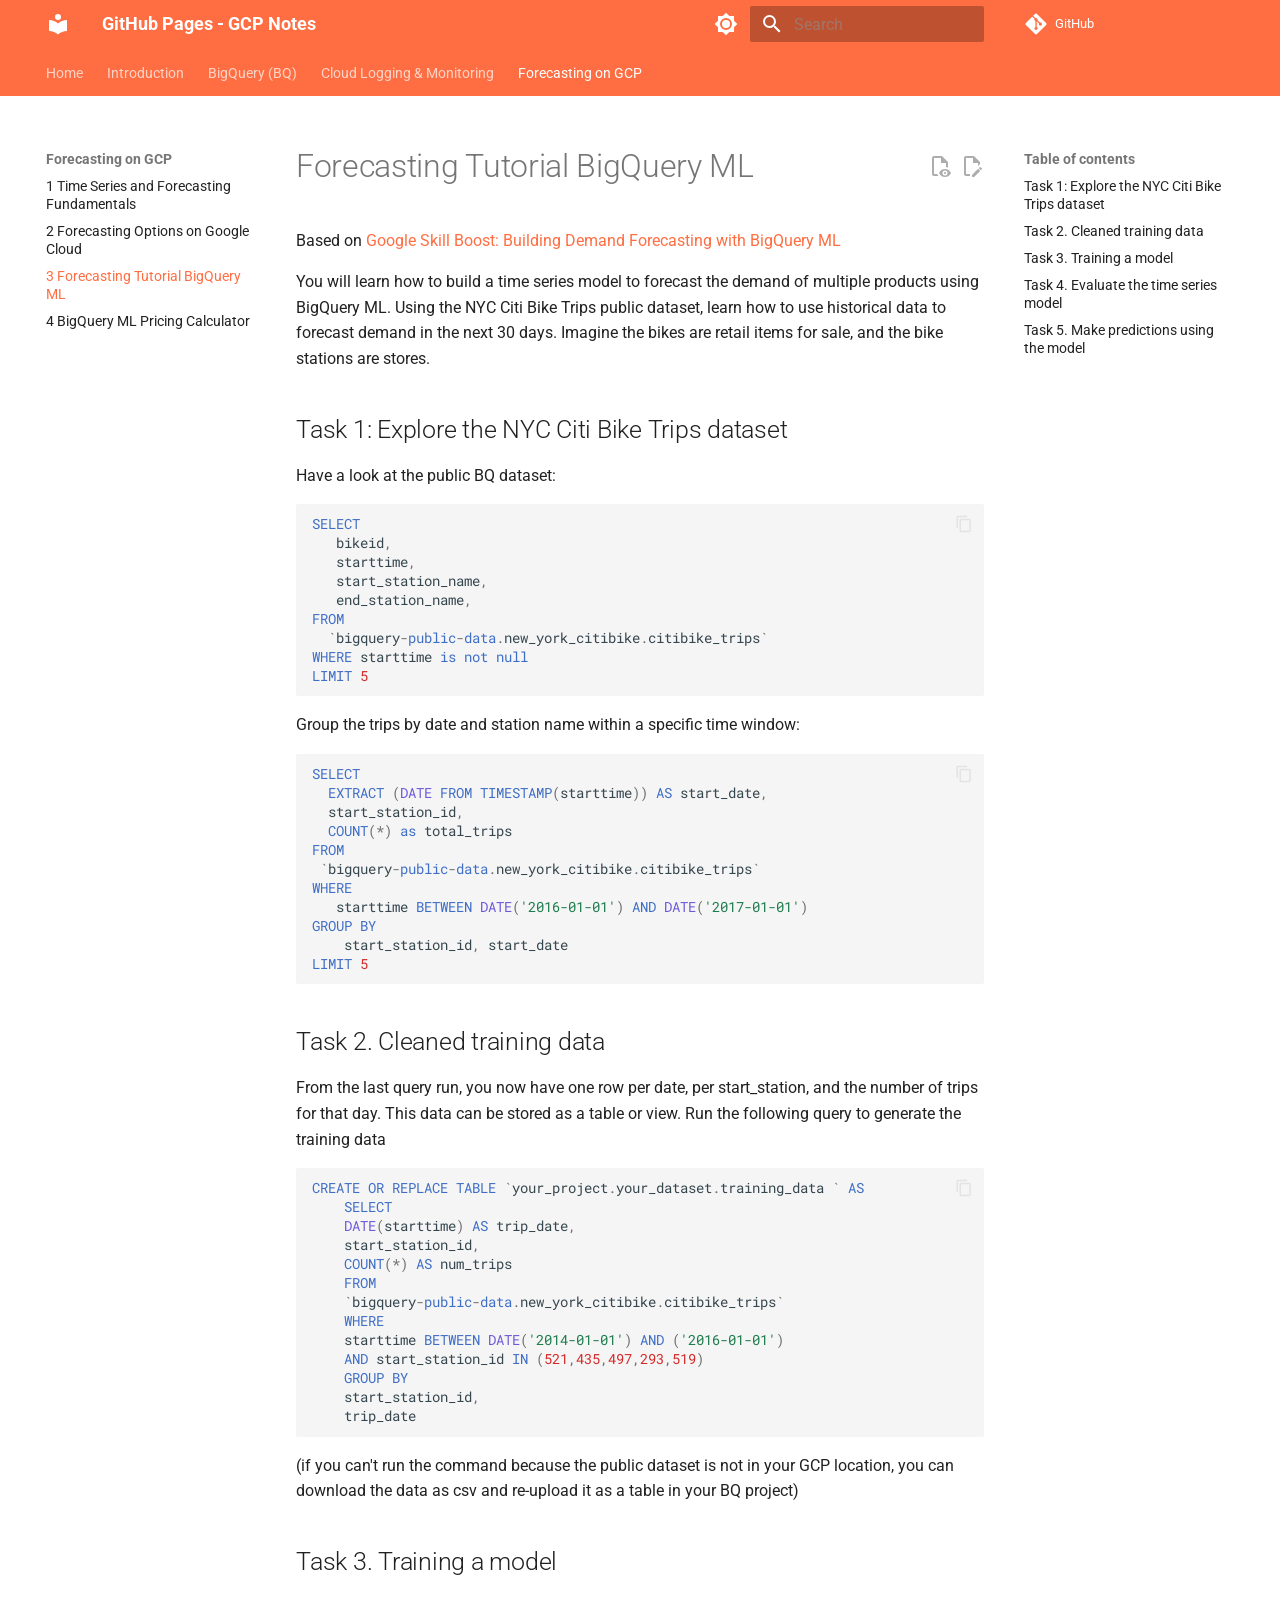
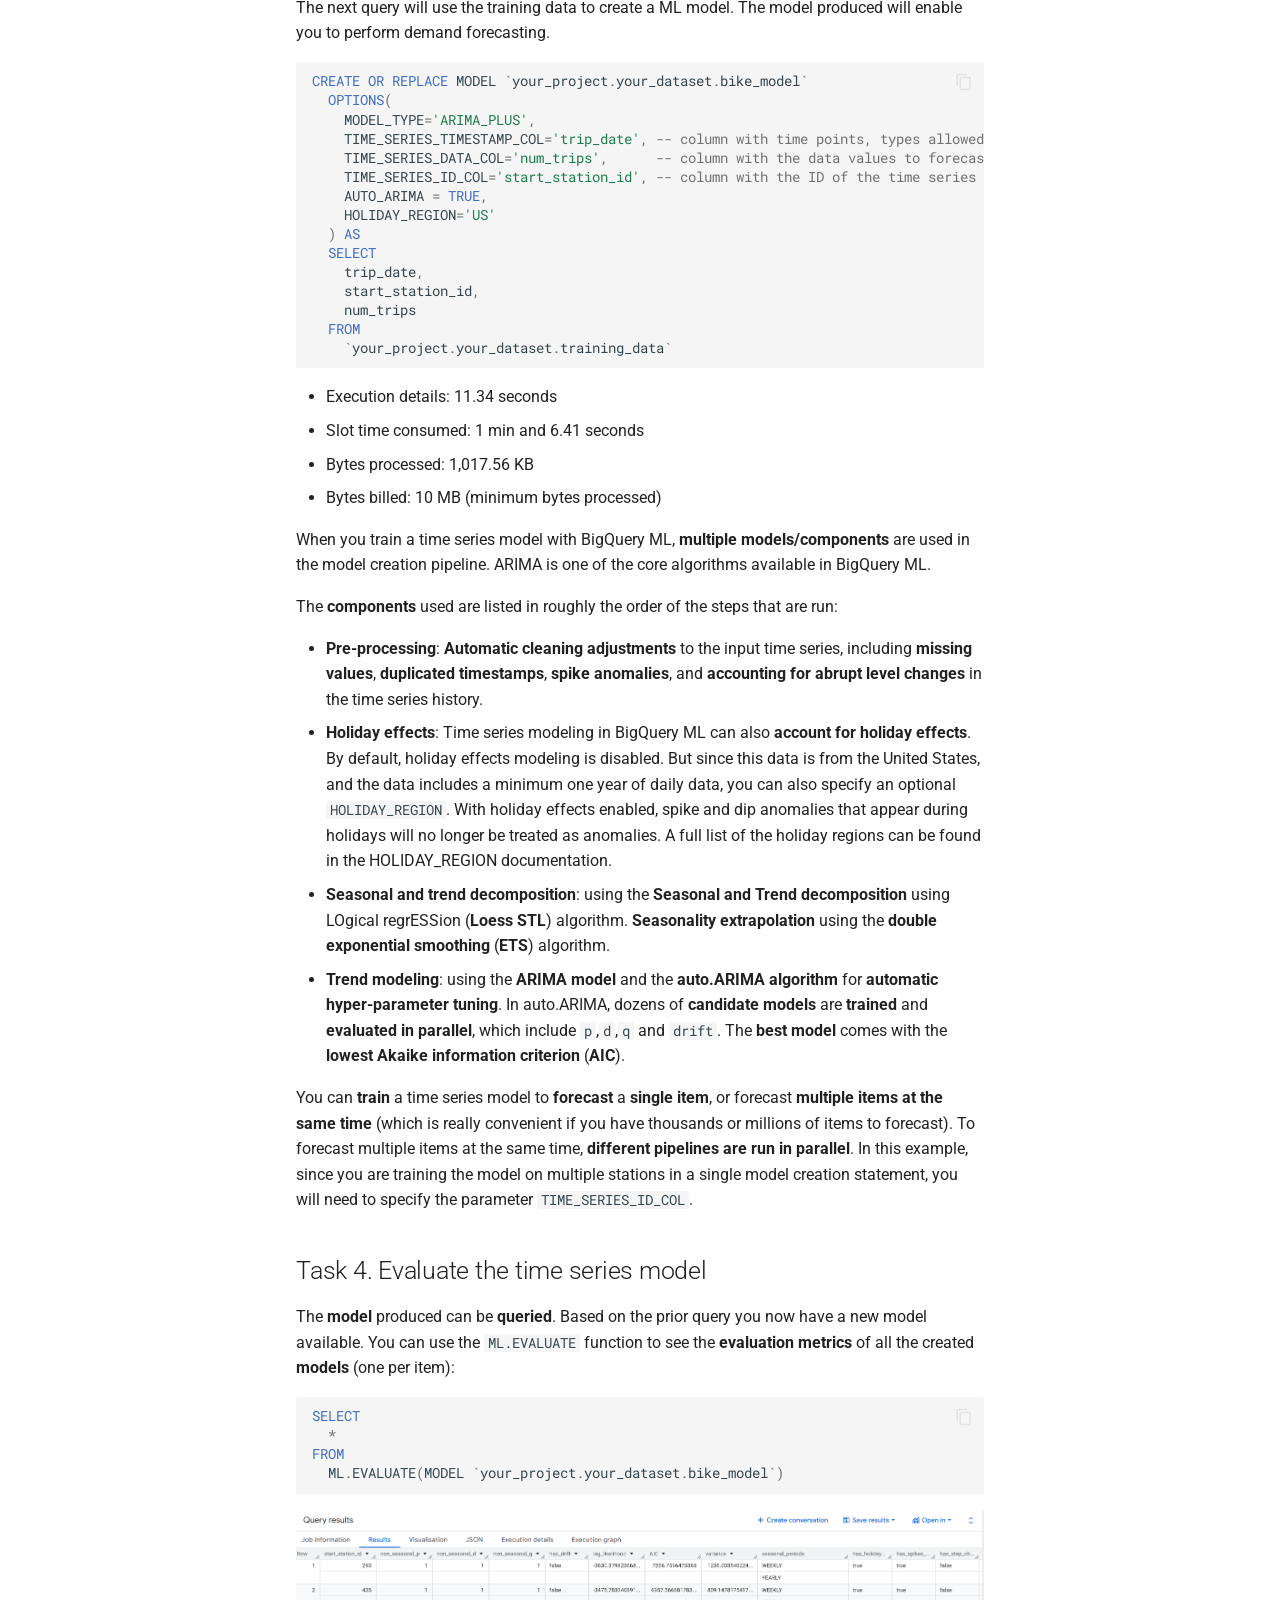
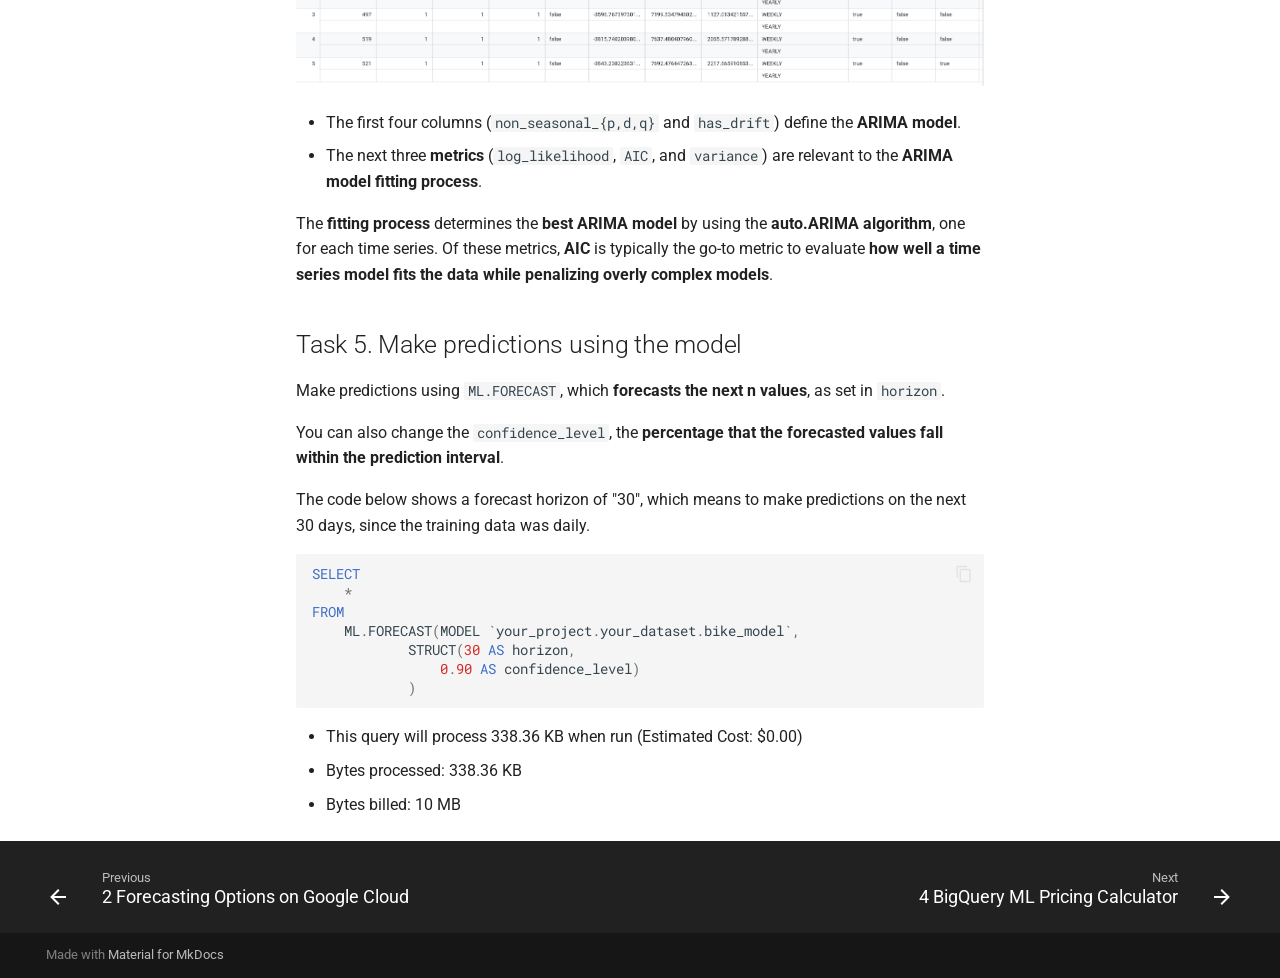
<file: 3_3_forecasting_tutorial_bqml/index.html>
<!doctype html>
<html lang="en" class="no-js">
  <head>
    
      <meta charset="utf-8">
      <meta name="viewport" content="width=device-width,initial-scale=1">
      
      
      
        <link rel="canonical" href="https://aurafrizzati.github.io/google-cloud-platform-notes/3_3_forecasting_tutorial_bqml/">
      
      
        <link rel="prev" href="../3_2_forecasting_options_gcp/">
      
      
        <link rel="next" href="../bqml_pricing_calculator/">
      
      
      <link rel="icon" href="../assets/images/favicon.png">
      <meta name="generator" content="mkdocs-1.6.1, mkdocs-material-9.6.21">
    
    
      
        <title>3 Forecasting Tutorial BigQuery ML - GitHub Pages - GCP Notes</title>
      
    
    
      <link rel="stylesheet" href="../assets/stylesheets/main.2a3383ac.min.css">
      
        
        <link rel="stylesheet" href="../assets/stylesheets/palette.06af60db.min.css">
      
      


    
    
      
    
    
      
        
        
        <link rel="preconnect" href="https://fonts.gstatic.com" crossorigin>
        <link rel="stylesheet" href="https://fonts.googleapis.com/css?family=Roboto:300,300i,400,400i,700,700i%7CRoboto+Mono:400,400i,700,700i&display=fallback">
        <style>:root{--md-text-font:"Roboto";--md-code-font:"Roboto Mono"}</style>
      
    
    
    <script>__md_scope=new URL("..",location),__md_hash=e=>[...e].reduce(((e,_)=>(e<<5)-e+_.charCodeAt(0)),0),__md_get=(e,_=localStorage,t=__md_scope)=>JSON.parse(_.getItem(t.pathname+"."+e)),__md_set=(e,_,t=localStorage,a=__md_scope)=>{try{t.setItem(a.pathname+"."+e,JSON.stringify(_))}catch(e){}}</script>
    
      

    
    
    
  </head>
  
  
    
    
      
    
    
    
    
    <body dir="ltr" data-md-color-scheme="default" data-md-color-primary="deep-orange" data-md-color-accent="orange">
  
    
    <input class="md-toggle" data-md-toggle="drawer" type="checkbox" id="__drawer" autocomplete="off">
    <input class="md-toggle" data-md-toggle="search" type="checkbox" id="__search" autocomplete="off">
    <label class="md-overlay" for="__drawer"></label>
    <div data-md-component="skip">
      
        
        <a href="#forecasting-tutorial-bigquery-ml" class="md-skip">
          Skip to content
        </a>
      
    </div>
    <div data-md-component="announce">
      
    </div>
    
    
      

<header class="md-header" data-md-component="header">
  <nav class="md-header__inner md-grid" aria-label="Header">
    <a href=".." title="GitHub Pages - GCP Notes" class="md-header__button md-logo" aria-label="GitHub Pages - GCP Notes" data-md-component="logo">
      
  
  <svg xmlns="http://www.w3.org/2000/svg" viewBox="0 0 24 24"><path d="M12 8a3 3 0 0 0 3-3 3 3 0 0 0-3-3 3 3 0 0 0-3 3 3 3 0 0 0 3 3m0 3.54C9.64 9.35 6.5 8 3 8v11c3.5 0 6.64 1.35 9 3.54 2.36-2.19 5.5-3.54 9-3.54V8c-3.5 0-6.64 1.35-9 3.54"/></svg>

    </a>
    <label class="md-header__button md-icon" for="__drawer">
      
      <svg xmlns="http://www.w3.org/2000/svg" viewBox="0 0 24 24"><path d="M3 6h18v2H3zm0 5h18v2H3zm0 5h18v2H3z"/></svg>
    </label>
    <div class="md-header__title" data-md-component="header-title">
      <div class="md-header__ellipsis">
        <div class="md-header__topic">
          <span class="md-ellipsis">
            GitHub Pages - GCP Notes
          </span>
        </div>
        <div class="md-header__topic" data-md-component="header-topic">
          <span class="md-ellipsis">
            
              3 Forecasting Tutorial BigQuery ML
            
          </span>
        </div>
      </div>
    </div>
    
      
        <form class="md-header__option" data-md-component="palette">
  
    
    
    
    <input class="md-option" data-md-color-media="" data-md-color-scheme="default" data-md-color-primary="deep-orange" data-md-color-accent="orange"  aria-label="Switch to dark mode"  type="radio" name="__palette" id="__palette_0">
    
      <label class="md-header__button md-icon" title="Switch to dark mode" for="__palette_1" hidden>
        <svg xmlns="http://www.w3.org/2000/svg" viewBox="0 0 24 24"><path d="M12 8a4 4 0 0 0-4 4 4 4 0 0 0 4 4 4 4 0 0 0 4-4 4 4 0 0 0-4-4m0 10a6 6 0 0 1-6-6 6 6 0 0 1 6-6 6 6 0 0 1 6 6 6 6 0 0 1-6 6m8-9.31V4h-4.69L12 .69 8.69 4H4v4.69L.69 12 4 15.31V20h4.69L12 23.31 15.31 20H20v-4.69L23.31 12z"/></svg>
      </label>
    
  
    
    
    
    <input class="md-option" data-md-color-media="" data-md-color-scheme="slate" data-md-color-primary="deep-orange" data-md-color-accent="orange"  aria-label="Switch to light mode"  type="radio" name="__palette" id="__palette_1">
    
      <label class="md-header__button md-icon" title="Switch to light mode" for="__palette_0" hidden>
        <svg xmlns="http://www.w3.org/2000/svg" viewBox="0 0 24 24"><path d="M12 18c-.89 0-1.74-.2-2.5-.55C11.56 16.5 13 14.42 13 12s-1.44-4.5-3.5-5.45C10.26 6.2 11.11 6 12 6a6 6 0 0 1 6 6 6 6 0 0 1-6 6m8-9.31V4h-4.69L12 .69 8.69 4H4v4.69L.69 12 4 15.31V20h4.69L12 23.31 15.31 20H20v-4.69L23.31 12z"/></svg>
      </label>
    
  
</form>
      
    
    
      <script>var palette=__md_get("__palette");if(palette&&palette.color){if("(prefers-color-scheme)"===palette.color.media){var media=matchMedia("(prefers-color-scheme: light)"),input=document.querySelector(media.matches?"[data-md-color-media='(prefers-color-scheme: light)']":"[data-md-color-media='(prefers-color-scheme: dark)']");palette.color.media=input.getAttribute("data-md-color-media"),palette.color.scheme=input.getAttribute("data-md-color-scheme"),palette.color.primary=input.getAttribute("data-md-color-primary"),palette.color.accent=input.getAttribute("data-md-color-accent")}for(var[key,value]of Object.entries(palette.color))document.body.setAttribute("data-md-color-"+key,value)}</script>
    
    
    
      
      
        <label class="md-header__button md-icon" for="__search">
          
          <svg xmlns="http://www.w3.org/2000/svg" viewBox="0 0 24 24"><path d="M9.5 3A6.5 6.5 0 0 1 16 9.5c0 1.61-.59 3.09-1.56 4.23l.27.27h.79l5 5-1.5 1.5-5-5v-.79l-.27-.27A6.52 6.52 0 0 1 9.5 16 6.5 6.5 0 0 1 3 9.5 6.5 6.5 0 0 1 9.5 3m0 2C7 5 5 7 5 9.5S7 14 9.5 14 14 12 14 9.5 12 5 9.5 5"/></svg>
        </label>
        <div class="md-search" data-md-component="search" role="dialog">
  <label class="md-search__overlay" for="__search"></label>
  <div class="md-search__inner" role="search">
    <form class="md-search__form" name="search">
      <input type="text" class="md-search__input" name="query" aria-label="Search" placeholder="Search" autocapitalize="off" autocorrect="off" autocomplete="off" spellcheck="false" data-md-component="search-query" required>
      <label class="md-search__icon md-icon" for="__search">
        
        <svg xmlns="http://www.w3.org/2000/svg" viewBox="0 0 24 24"><path d="M9.5 3A6.5 6.5 0 0 1 16 9.5c0 1.61-.59 3.09-1.56 4.23l.27.27h.79l5 5-1.5 1.5-5-5v-.79l-.27-.27A6.52 6.52 0 0 1 9.5 16 6.5 6.5 0 0 1 3 9.5 6.5 6.5 0 0 1 9.5 3m0 2C7 5 5 7 5 9.5S7 14 9.5 14 14 12 14 9.5 12 5 9.5 5"/></svg>
        
        <svg xmlns="http://www.w3.org/2000/svg" viewBox="0 0 24 24"><path d="M20 11v2H8l5.5 5.5-1.42 1.42L4.16 12l7.92-7.92L13.5 5.5 8 11z"/></svg>
      </label>
      <nav class="md-search__options" aria-label="Search">
        
        <button type="reset" class="md-search__icon md-icon" title="Clear" aria-label="Clear" tabindex="-1">
          
          <svg xmlns="http://www.w3.org/2000/svg" viewBox="0 0 24 24"><path d="M19 6.41 17.59 5 12 10.59 6.41 5 5 6.41 10.59 12 5 17.59 6.41 19 12 13.41 17.59 19 19 17.59 13.41 12z"/></svg>
        </button>
      </nav>
      
    </form>
    <div class="md-search__output">
      <div class="md-search__scrollwrap" tabindex="0" data-md-scrollfix>
        <div class="md-search-result" data-md-component="search-result">
          <div class="md-search-result__meta">
            Initializing search
          </div>
          <ol class="md-search-result__list" role="presentation"></ol>
        </div>
      </div>
    </div>
  </div>
</div>
      
    
    
      <div class="md-header__source">
        <a href="https://github.com/AuraFrizzati/google-cloud-platform-notes/" title="Go to repository" class="md-source" data-md-component="source">
  <div class="md-source__icon md-icon">
    
    <svg xmlns="http://www.w3.org/2000/svg" viewBox="0 0 448 512"><!--! Font Awesome Free 7.0.1 by @fontawesome - https://fontawesome.com License - https://fontawesome.com/license/free (Icons: CC BY 4.0, Fonts: SIL OFL 1.1, Code: MIT License) Copyright 2025 Fonticons, Inc.--><path d="M439.6 236.1 244 40.5c-5.4-5.5-12.8-8.5-20.4-8.5s-15 3-20.4 8.4L162.5 81l51.5 51.5c27.1-9.1 52.7 16.8 43.4 43.7l49.7 49.7c34.2-11.8 61.2 31 35.5 56.7-26.5 26.5-70.2-2.9-56-37.3L240.3 199v121.9c25.3 12.5 22.3 41.8 9.1 55-6.4 6.4-15.2 10.1-24.3 10.1s-17.8-3.6-24.3-10.1c-17.6-17.6-11.1-46.9 11.2-56v-123c-20.8-8.5-24.6-30.7-18.6-45L142.6 101 8.5 235.1C3 240.6 0 247.9 0 255.5s3 15 8.5 20.4l195.6 195.7c5.4 5.4 12.7 8.4 20.4 8.4s15-3 20.4-8.4l194.7-194.7c5.4-5.4 8.4-12.8 8.4-20.4s-3-15-8.4-20.4"/></svg>
  </div>
  <div class="md-source__repository">
    GitHub
  </div>
</a>
      </div>
    
  </nav>
  
</header>
    
    <div class="md-container" data-md-component="container">
      
      
        
          
            
<nav class="md-tabs" aria-label="Tabs" data-md-component="tabs">
  <div class="md-grid">
    <ul class="md-tabs__list">
      
        
  
  
  
  
    <li class="md-tabs__item">
      <a href=".." class="md-tabs__link">
        
  
  
    
  
  Home

      </a>
    </li>
  

      
        
  
  
  
  
    
    
      <li class="md-tabs__item">
        <a href="../intro_1/" class="md-tabs__link">
          
  
  
  Introduction

        </a>
      </li>
    
  

      
        
  
  
  
  
    
    
      <li class="md-tabs__item">
        <a href="../1_1_BQ_architecture/" class="md-tabs__link">
          
  
  
  BigQuery (BQ)

        </a>
      </li>
    
  

      
        
  
  
  
  
    
    
      <li class="md-tabs__item">
        <a href="../2_1_cloud_logging/" class="md-tabs__link">
          
  
  
  Cloud Logging & Monitoring

        </a>
      </li>
    
  

      
        
  
  
  
    
  
  
    
    
      <li class="md-tabs__item md-tabs__item--active">
        <a href="../3_1_ts_and_fct_fundamentals/" class="md-tabs__link">
          
  
  
  Forecasting on GCP

        </a>
      </li>
    
  

      
    </ul>
  </div>
</nav>
          
        
      
      <main class="md-main" data-md-component="main">
        <div class="md-main__inner md-grid">
          
            
              
              <div class="md-sidebar md-sidebar--primary" data-md-component="sidebar" data-md-type="navigation" >
                <div class="md-sidebar__scrollwrap">
                  <div class="md-sidebar__inner">
                    


  


<nav class="md-nav md-nav--primary md-nav--lifted" aria-label="Navigation" data-md-level="0">
  <label class="md-nav__title" for="__drawer">
    <a href=".." title="GitHub Pages - GCP Notes" class="md-nav__button md-logo" aria-label="GitHub Pages - GCP Notes" data-md-component="logo">
      
  
  <svg xmlns="http://www.w3.org/2000/svg" viewBox="0 0 24 24"><path d="M12 8a3 3 0 0 0 3-3 3 3 0 0 0-3-3 3 3 0 0 0-3 3 3 3 0 0 0 3 3m0 3.54C9.64 9.35 6.5 8 3 8v11c3.5 0 6.64 1.35 9 3.54 2.36-2.19 5.5-3.54 9-3.54V8c-3.5 0-6.64 1.35-9 3.54"/></svg>

    </a>
    GitHub Pages - GCP Notes
  </label>
  
    <div class="md-nav__source">
      <a href="https://github.com/AuraFrizzati/google-cloud-platform-notes/" title="Go to repository" class="md-source" data-md-component="source">
  <div class="md-source__icon md-icon">
    
    <svg xmlns="http://www.w3.org/2000/svg" viewBox="0 0 448 512"><!--! Font Awesome Free 7.0.1 by @fontawesome - https://fontawesome.com License - https://fontawesome.com/license/free (Icons: CC BY 4.0, Fonts: SIL OFL 1.1, Code: MIT License) Copyright 2025 Fonticons, Inc.--><path d="M439.6 236.1 244 40.5c-5.4-5.5-12.8-8.5-20.4-8.5s-15 3-20.4 8.4L162.5 81l51.5 51.5c27.1-9.1 52.7 16.8 43.4 43.7l49.7 49.7c34.2-11.8 61.2 31 35.5 56.7-26.5 26.5-70.2-2.9-56-37.3L240.3 199v121.9c25.3 12.5 22.3 41.8 9.1 55-6.4 6.4-15.2 10.1-24.3 10.1s-17.8-3.6-24.3-10.1c-17.6-17.6-11.1-46.9 11.2-56v-123c-20.8-8.5-24.6-30.7-18.6-45L142.6 101 8.5 235.1C3 240.6 0 247.9 0 255.5s3 15 8.5 20.4l195.6 195.7c5.4 5.4 12.7 8.4 20.4 8.4s15-3 20.4-8.4l194.7-194.7c5.4-5.4 8.4-12.8 8.4-20.4s-3-15-8.4-20.4"/></svg>
  </div>
  <div class="md-source__repository">
    GitHub
  </div>
</a>
    </div>
  
  <ul class="md-nav__list" data-md-scrollfix>
    
      
      
  
  
  
  
    <li class="md-nav__item">
      <a href=".." class="md-nav__link">
        
  
  
  <span class="md-ellipsis">
    Home
    
  </span>
  

      </a>
    </li>
  

    
      
      
  
  
  
  
    
    
    
    
      
      
    
    
    <li class="md-nav__item md-nav__item--nested">
      
        
        
        <input class="md-nav__toggle md-toggle " type="checkbox" id="__nav_2" >
        
          
          <label class="md-nav__link" for="__nav_2" id="__nav_2_label" tabindex="0">
            
  
  
  <span class="md-ellipsis">
    Introduction
    
  </span>
  

            <span class="md-nav__icon md-icon"></span>
          </label>
        
        <nav class="md-nav" data-md-level="1" aria-labelledby="__nav_2_label" aria-expanded="false">
          <label class="md-nav__title" for="__nav_2">
            <span class="md-nav__icon md-icon"></span>
            Introduction
          </label>
          <ul class="md-nav__list" data-md-scrollfix>
            
              
                
  
  
  
  
    <li class="md-nav__item">
      <a href="../intro_1/" class="md-nav__link">
        
  
  
  <span class="md-ellipsis">
    Intro 1
    
  </span>
  

      </a>
    </li>
  

              
            
          </ul>
        </nav>
      
    </li>
  

    
      
      
  
  
  
  
    
    
    
    
      
      
    
    
    <li class="md-nav__item md-nav__item--nested">
      
        
        
        <input class="md-nav__toggle md-toggle " type="checkbox" id="__nav_3" >
        
          
          <label class="md-nav__link" for="__nav_3" id="__nav_3_label" tabindex="0">
            
  
  
  <span class="md-ellipsis">
    BigQuery (BQ)
    
  </span>
  

            <span class="md-nav__icon md-icon"></span>
          </label>
        
        <nav class="md-nav" data-md-level="1" aria-labelledby="__nav_3_label" aria-expanded="false">
          <label class="md-nav__title" for="__nav_3">
            <span class="md-nav__icon md-icon"></span>
            BigQuery (BQ)
          </label>
          <ul class="md-nav__list" data-md-scrollfix>
            
              
                
  
  
  
  
    <li class="md-nav__item">
      <a href="../1_1_BQ_architecture/" class="md-nav__link">
        
  
  
  <span class="md-ellipsis">
    1.1 BQ Architecture
    
  </span>
  

      </a>
    </li>
  

              
            
          </ul>
        </nav>
      
    </li>
  

    
      
      
  
  
  
  
    
    
    
    
      
      
    
    
    <li class="md-nav__item md-nav__item--nested">
      
        
        
        <input class="md-nav__toggle md-toggle " type="checkbox" id="__nav_4" >
        
          
          <label class="md-nav__link" for="__nav_4" id="__nav_4_label" tabindex="0">
            
  
  
  <span class="md-ellipsis">
    Cloud Logging & Monitoring
    
  </span>
  

            <span class="md-nav__icon md-icon"></span>
          </label>
        
        <nav class="md-nav" data-md-level="1" aria-labelledby="__nav_4_label" aria-expanded="false">
          <label class="md-nav__title" for="__nav_4">
            <span class="md-nav__icon md-icon"></span>
            Cloud Logging & Monitoring
          </label>
          <ul class="md-nav__list" data-md-scrollfix>
            
              
                
  
  
  
  
    <li class="md-nav__item">
      <a href="../2_1_cloud_logging/" class="md-nav__link">
        
  
  
  <span class="md-ellipsis">
    1 Cloud Logging
    
  </span>
  

      </a>
    </li>
  

              
            
          </ul>
        </nav>
      
    </li>
  

    
      
      
  
  
    
  
  
  
    
    
    
    
      
        
        
      
      
    
    
    <li class="md-nav__item md-nav__item--active md-nav__item--section md-nav__item--nested">
      
        
        
        <input class="md-nav__toggle md-toggle " type="checkbox" id="__nav_5" checked>
        
          
          <label class="md-nav__link" for="__nav_5" id="__nav_5_label" tabindex="">
            
  
  
  <span class="md-ellipsis">
    Forecasting on GCP
    
  </span>
  

            <span class="md-nav__icon md-icon"></span>
          </label>
        
        <nav class="md-nav" data-md-level="1" aria-labelledby="__nav_5_label" aria-expanded="true">
          <label class="md-nav__title" for="__nav_5">
            <span class="md-nav__icon md-icon"></span>
            Forecasting on GCP
          </label>
          <ul class="md-nav__list" data-md-scrollfix>
            
              
                
  
  
  
  
    <li class="md-nav__item">
      <a href="../3_1_ts_and_fct_fundamentals/" class="md-nav__link">
        
  
  
  <span class="md-ellipsis">
    1 Time Series and Forecasting Fundamentals
    
  </span>
  

      </a>
    </li>
  

              
            
              
                
  
  
  
  
    <li class="md-nav__item">
      <a href="../3_2_forecasting_options_gcp/" class="md-nav__link">
        
  
  
  <span class="md-ellipsis">
    2 Forecasting Options on Google Cloud
    
  </span>
  

      </a>
    </li>
  

              
            
              
                
  
  
    
  
  
  
    <li class="md-nav__item md-nav__item--active">
      
      <input class="md-nav__toggle md-toggle" type="checkbox" id="__toc">
      
      
        
      
      
        <label class="md-nav__link md-nav__link--active" for="__toc">
          
  
  
  <span class="md-ellipsis">
    3 Forecasting Tutorial BigQuery ML
    
  </span>
  

          <span class="md-nav__icon md-icon"></span>
        </label>
      
      <a href="./" class="md-nav__link md-nav__link--active">
        
  
  
  <span class="md-ellipsis">
    3 Forecasting Tutorial BigQuery ML
    
  </span>
  

      </a>
      
        

<nav class="md-nav md-nav--secondary" aria-label="Table of contents">
  
  
  
    
  
  
    <label class="md-nav__title" for="__toc">
      <span class="md-nav__icon md-icon"></span>
      Table of contents
    </label>
    <ul class="md-nav__list" data-md-component="toc" data-md-scrollfix>
      
        <li class="md-nav__item">
  <a href="#task-1-explore-the-nyc-citi-bike-trips-dataset" class="md-nav__link">
    <span class="md-ellipsis">
      Task 1: Explore the NYC Citi Bike Trips dataset
    </span>
  </a>
  
</li>
      
        <li class="md-nav__item">
  <a href="#task-2-cleaned-training-data" class="md-nav__link">
    <span class="md-ellipsis">
      Task 2. Cleaned training data
    </span>
  </a>
  
</li>
      
        <li class="md-nav__item">
  <a href="#task-3-training-a-model" class="md-nav__link">
    <span class="md-ellipsis">
      Task 3. Training a model
    </span>
  </a>
  
</li>
      
        <li class="md-nav__item">
  <a href="#task-4-evaluate-the-time-series-model" class="md-nav__link">
    <span class="md-ellipsis">
      Task 4. Evaluate the time series model
    </span>
  </a>
  
</li>
      
        <li class="md-nav__item">
  <a href="#task-5-make-predictions-using-the-model" class="md-nav__link">
    <span class="md-ellipsis">
      Task 5. Make predictions using the model
    </span>
  </a>
  
</li>
      
    </ul>
  
</nav>
      
    </li>
  

              
            
              
                
  
  
  
  
    <li class="md-nav__item">
      <a href="../bqml_pricing_calculator/" class="md-nav__link">
        
  
  
  <span class="md-ellipsis">
    4 BigQuery ML Pricing Calculator
    
  </span>
  

      </a>
    </li>
  

              
            
          </ul>
        </nav>
      
    </li>
  

    
  </ul>
</nav>
                  </div>
                </div>
              </div>
            
            
              
              <div class="md-sidebar md-sidebar--secondary" data-md-component="sidebar" data-md-type="toc" >
                <div class="md-sidebar__scrollwrap">
                  <div class="md-sidebar__inner">
                    

<nav class="md-nav md-nav--secondary" aria-label="Table of contents">
  
  
  
    
  
  
    <label class="md-nav__title" for="__toc">
      <span class="md-nav__icon md-icon"></span>
      Table of contents
    </label>
    <ul class="md-nav__list" data-md-component="toc" data-md-scrollfix>
      
        <li class="md-nav__item">
  <a href="#task-1-explore-the-nyc-citi-bike-trips-dataset" class="md-nav__link">
    <span class="md-ellipsis">
      Task 1: Explore the NYC Citi Bike Trips dataset
    </span>
  </a>
  
</li>
      
        <li class="md-nav__item">
  <a href="#task-2-cleaned-training-data" class="md-nav__link">
    <span class="md-ellipsis">
      Task 2. Cleaned training data
    </span>
  </a>
  
</li>
      
        <li class="md-nav__item">
  <a href="#task-3-training-a-model" class="md-nav__link">
    <span class="md-ellipsis">
      Task 3. Training a model
    </span>
  </a>
  
</li>
      
        <li class="md-nav__item">
  <a href="#task-4-evaluate-the-time-series-model" class="md-nav__link">
    <span class="md-ellipsis">
      Task 4. Evaluate the time series model
    </span>
  </a>
  
</li>
      
        <li class="md-nav__item">
  <a href="#task-5-make-predictions-using-the-model" class="md-nav__link">
    <span class="md-ellipsis">
      Task 5. Make predictions using the model
    </span>
  </a>
  
</li>
      
    </ul>
  
</nav>
                  </div>
                </div>
              </div>
            
          
          
            <div class="md-content" data-md-component="content">
              <article class="md-content__inner md-typeset">
                
                  


  
    <a href="https://github.com/AuraFrizzati/google-cloud-platform-notes/edit/main/doc/3_3_forecasting_tutorial_bqml.md" title="Edit this page" class="md-content__button md-icon" rel="edit">
      
      <svg xmlns="http://www.w3.org/2000/svg" viewBox="0 0 24 24"><path d="M10 20H6V4h7v5h5v3.1l2-2V8l-6-6H6c-1.1 0-2 .9-2 2v16c0 1.1.9 2 2 2h4zm10.2-7c.1 0 .3.1.4.2l1.3 1.3c.2.2.2.6 0 .8l-1 1-2.1-2.1 1-1c.1-.1.2-.2.4-.2m0 3.9L14.1 23H12v-2.1l6.1-6.1z"/></svg>
    </a>
  
  
    
      
    
    <a href="https://github.com/AuraFrizzati/google-cloud-platform-notes/raw/main/doc/3_3_forecasting_tutorial_bqml.md" title="View source of this page" class="md-content__button md-icon">
      
      <svg xmlns="http://www.w3.org/2000/svg" viewBox="0 0 24 24"><path d="M17 18c.56 0 1 .44 1 1s-.44 1-1 1-1-.44-1-1 .44-1 1-1m0-3c-2.73 0-5.06 1.66-6 4 .94 2.34 3.27 4 6 4s5.06-1.66 6-4c-.94-2.34-3.27-4-6-4m0 6.5a2.5 2.5 0 0 1-2.5-2.5 2.5 2.5 0 0 1 2.5-2.5 2.5 2.5 0 0 1 2.5 2.5 2.5 2.5 0 0 1-2.5 2.5M9.27 20H6V4h7v5h5v4.07c.7.08 1.36.25 2 .49V8l-6-6H6a2 2 0 0 0-2 2v16a2 2 0 0 0 2 2h4.5a8.2 8.2 0 0 1-1.23-2"/></svg>
    </a>
  


<h1 id="forecasting-tutorial-bigquery-ml">Forecasting Tutorial BigQuery ML</h1>
<p>Based on <a href="https://www.skills.google/course_templates/511/labs/382994">Google Skill Boost: Building Demand Forecasting with BigQuery ML</a></p>
<p>You will learn how to build a time series model to forecast the demand of multiple products using BigQuery ML. Using the NYC Citi Bike Trips public dataset, learn how to use historical data to forecast demand in the next 30 days. Imagine the bikes are retail items for sale, and the bike stations are stores.</p>
<h2 id="task-1-explore-the-nyc-citi-bike-trips-dataset">Task 1: Explore the NYC Citi Bike Trips dataset</h2>
<p>Have a look at the public BQ dataset:</p>
<div class="language-sql highlight"><pre><span></span><code><span id="__span-0-1"><a id="__codelineno-0-1" name="__codelineno-0-1" href="#__codelineno-0-1"></a><span class="k">SELECT</span>
</span><span id="__span-0-2"><a id="__codelineno-0-2" name="__codelineno-0-2" href="#__codelineno-0-2"></a><span class="w">   </span><span class="n">bikeid</span><span class="p">,</span>
</span><span id="__span-0-3"><a id="__codelineno-0-3" name="__codelineno-0-3" href="#__codelineno-0-3"></a><span class="w">   </span><span class="n">starttime</span><span class="p">,</span>
</span><span id="__span-0-4"><a id="__codelineno-0-4" name="__codelineno-0-4" href="#__codelineno-0-4"></a><span class="w">   </span><span class="n">start_station_name</span><span class="p">,</span>
</span><span id="__span-0-5"><a id="__codelineno-0-5" name="__codelineno-0-5" href="#__codelineno-0-5"></a><span class="w">   </span><span class="n">end_station_name</span><span class="p">,</span>
</span><span id="__span-0-6"><a id="__codelineno-0-6" name="__codelineno-0-6" href="#__codelineno-0-6"></a><span class="k">FROM</span>
</span><span id="__span-0-7"><a id="__codelineno-0-7" name="__codelineno-0-7" href="#__codelineno-0-7"></a><span class="w">  </span><span class="o">`</span><span class="n">bigquery</span><span class="o">-</span><span class="k">public</span><span class="o">-</span><span class="k">data</span><span class="p">.</span><span class="n">new_york_citibike</span><span class="p">.</span><span class="n">citibike_trips</span><span class="o">`</span>
</span><span id="__span-0-8"><a id="__codelineno-0-8" name="__codelineno-0-8" href="#__codelineno-0-8"></a><span class="k">WHERE</span><span class="w"> </span><span class="n">starttime</span><span class="w"> </span><span class="k">is</span><span class="w"> </span><span class="k">not</span><span class="w"> </span><span class="k">null</span>
</span><span id="__span-0-9"><a id="__codelineno-0-9" name="__codelineno-0-9" href="#__codelineno-0-9"></a><span class="k">LIMIT</span><span class="w"> </span><span class="mi">5</span>
</span></code></pre></div>
<p>Group the trips by date and station name within a specific time window:</p>
<div class="language-sql highlight"><pre><span></span><code><span id="__span-1-1"><a id="__codelineno-1-1" name="__codelineno-1-1" href="#__codelineno-1-1"></a><span class="k">SELECT</span>
</span><span id="__span-1-2"><a id="__codelineno-1-2" name="__codelineno-1-2" href="#__codelineno-1-2"></a><span class="w">  </span><span class="k">EXTRACT</span><span class="w"> </span><span class="p">(</span><span class="nb">DATE</span><span class="w"> </span><span class="k">FROM</span><span class="w"> </span><span class="k">TIMESTAMP</span><span class="p">(</span><span class="n">starttime</span><span class="p">))</span><span class="w"> </span><span class="k">AS</span><span class="w"> </span><span class="n">start_date</span><span class="p">,</span>
</span><span id="__span-1-3"><a id="__codelineno-1-3" name="__codelineno-1-3" href="#__codelineno-1-3"></a><span class="w">  </span><span class="n">start_station_id</span><span class="p">,</span>
</span><span id="__span-1-4"><a id="__codelineno-1-4" name="__codelineno-1-4" href="#__codelineno-1-4"></a><span class="w">  </span><span class="k">COUNT</span><span class="p">(</span><span class="o">*</span><span class="p">)</span><span class="w"> </span><span class="k">as</span><span class="w"> </span><span class="n">total_trips</span>
</span><span id="__span-1-5"><a id="__codelineno-1-5" name="__codelineno-1-5" href="#__codelineno-1-5"></a><span class="k">FROM</span>
</span><span id="__span-1-6"><a id="__codelineno-1-6" name="__codelineno-1-6" href="#__codelineno-1-6"></a><span class="w"> </span><span class="o">`</span><span class="n">bigquery</span><span class="o">-</span><span class="k">public</span><span class="o">-</span><span class="k">data</span><span class="p">.</span><span class="n">new_york_citibike</span><span class="p">.</span><span class="n">citibike_trips</span><span class="o">`</span>
</span><span id="__span-1-7"><a id="__codelineno-1-7" name="__codelineno-1-7" href="#__codelineno-1-7"></a><span class="k">WHERE</span>
</span><span id="__span-1-8"><a id="__codelineno-1-8" name="__codelineno-1-8" href="#__codelineno-1-8"></a><span class="w">   </span><span class="n">starttime</span><span class="w"> </span><span class="k">BETWEEN</span><span class="w"> </span><span class="nb">DATE</span><span class="p">(</span><span class="s1">&#39;2016-01-01&#39;</span><span class="p">)</span><span class="w"> </span><span class="k">AND</span><span class="w"> </span><span class="nb">DATE</span><span class="p">(</span><span class="s1">&#39;2017-01-01&#39;</span><span class="p">)</span>
</span><span id="__span-1-9"><a id="__codelineno-1-9" name="__codelineno-1-9" href="#__codelineno-1-9"></a><span class="k">GROUP</span><span class="w"> </span><span class="k">BY</span>
</span><span id="__span-1-10"><a id="__codelineno-1-10" name="__codelineno-1-10" href="#__codelineno-1-10"></a><span class="w">    </span><span class="n">start_station_id</span><span class="p">,</span><span class="w"> </span><span class="n">start_date</span>
</span><span id="__span-1-11"><a id="__codelineno-1-11" name="__codelineno-1-11" href="#__codelineno-1-11"></a><span class="k">LIMIT</span><span class="w"> </span><span class="mi">5</span>
</span></code></pre></div>
<h2 id="task-2-cleaned-training-data">Task 2. Cleaned training data</h2>
<p>From the last query run, you now have one row per date, per start_station, and the number of trips for that day. This data can be stored as a table or view. Run the following query to generate the training data</p>
<div class="language-sql highlight"><pre><span></span><code><span id="__span-2-1"><a id="__codelineno-2-1" name="__codelineno-2-1" href="#__codelineno-2-1"></a><span class="k">CREATE</span><span class="w"> </span><span class="k">OR</span><span class="w"> </span><span class="k">REPLACE</span><span class="w"> </span><span class="k">TABLE</span><span class="w"> </span><span class="o">`</span><span class="n">your_project</span><span class="p">.</span><span class="n">your_dataset</span><span class="p">.</span><span class="n">training_data</span><span class="w"> </span><span class="o">`</span><span class="w"> </span><span class="k">AS</span>
</span><span id="__span-2-2"><a id="__codelineno-2-2" name="__codelineno-2-2" href="#__codelineno-2-2"></a><span class="w">    </span><span class="k">SELECT</span>
</span><span id="__span-2-3"><a id="__codelineno-2-3" name="__codelineno-2-3" href="#__codelineno-2-3"></a><span class="w">    </span><span class="nb">DATE</span><span class="p">(</span><span class="n">starttime</span><span class="p">)</span><span class="w"> </span><span class="k">AS</span><span class="w"> </span><span class="n">trip_date</span><span class="p">,</span>
</span><span id="__span-2-4"><a id="__codelineno-2-4" name="__codelineno-2-4" href="#__codelineno-2-4"></a><span class="w">    </span><span class="n">start_station_id</span><span class="p">,</span>
</span><span id="__span-2-5"><a id="__codelineno-2-5" name="__codelineno-2-5" href="#__codelineno-2-5"></a><span class="w">    </span><span class="k">COUNT</span><span class="p">(</span><span class="o">*</span><span class="p">)</span><span class="w"> </span><span class="k">AS</span><span class="w"> </span><span class="n">num_trips</span>
</span><span id="__span-2-6"><a id="__codelineno-2-6" name="__codelineno-2-6" href="#__codelineno-2-6"></a><span class="w">    </span><span class="k">FROM</span>
</span><span id="__span-2-7"><a id="__codelineno-2-7" name="__codelineno-2-7" href="#__codelineno-2-7"></a><span class="w">    </span><span class="o">`</span><span class="n">bigquery</span><span class="o">-</span><span class="k">public</span><span class="o">-</span><span class="k">data</span><span class="p">.</span><span class="n">new_york_citibike</span><span class="p">.</span><span class="n">citibike_trips</span><span class="o">`</span>
</span><span id="__span-2-8"><a id="__codelineno-2-8" name="__codelineno-2-8" href="#__codelineno-2-8"></a><span class="w">    </span><span class="k">WHERE</span>
</span><span id="__span-2-9"><a id="__codelineno-2-9" name="__codelineno-2-9" href="#__codelineno-2-9"></a><span class="w">    </span><span class="n">starttime</span><span class="w"> </span><span class="k">BETWEEN</span><span class="w"> </span><span class="nb">DATE</span><span class="p">(</span><span class="s1">&#39;2014-01-01&#39;</span><span class="p">)</span><span class="w"> </span><span class="k">AND</span><span class="w"> </span><span class="p">(</span><span class="s1">&#39;2016-01-01&#39;</span><span class="p">)</span>
</span><span id="__span-2-10"><a id="__codelineno-2-10" name="__codelineno-2-10" href="#__codelineno-2-10"></a><span class="w">    </span><span class="k">AND</span><span class="w"> </span><span class="n">start_station_id</span><span class="w"> </span><span class="k">IN</span><span class="w"> </span><span class="p">(</span><span class="mi">521</span><span class="p">,</span><span class="mi">435</span><span class="p">,</span><span class="mi">497</span><span class="p">,</span><span class="mi">293</span><span class="p">,</span><span class="mi">519</span><span class="p">)</span>
</span><span id="__span-2-11"><a id="__codelineno-2-11" name="__codelineno-2-11" href="#__codelineno-2-11"></a><span class="w">    </span><span class="k">GROUP</span><span class="w"> </span><span class="k">BY</span>
</span><span id="__span-2-12"><a id="__codelineno-2-12" name="__codelineno-2-12" href="#__codelineno-2-12"></a><span class="w">    </span><span class="n">start_station_id</span><span class="p">,</span>
</span><span id="__span-2-13"><a id="__codelineno-2-13" name="__codelineno-2-13" href="#__codelineno-2-13"></a><span class="w">    </span><span class="n">trip_date</span>
</span></code></pre></div>
<p>(if you can't run the command because the public dataset is not in your GCP location, you can download the data as csv and re-upload it as a table in your BQ project)</p>
<h2 id="task-3-training-a-model">Task 3. Training a model</h2>
<p>The next query will use the training data to create a ML model. The model produced will enable you to perform demand forecasting.</p>
<div class="language-sql highlight"><pre><span></span><code><span id="__span-3-1"><a id="__codelineno-3-1" name="__codelineno-3-1" href="#__codelineno-3-1"></a><span class="k">CREATE</span><span class="w"> </span><span class="k">OR</span><span class="w"> </span><span class="k">REPLACE</span><span class="w"> </span><span class="n">MODEL</span><span class="w"> </span><span class="o">`</span><span class="n">your_project</span><span class="p">.</span><span class="n">your_dataset</span><span class="p">.</span><span class="n">bike_model</span><span class="o">`</span>
</span><span id="__span-3-2"><a id="__codelineno-3-2" name="__codelineno-3-2" href="#__codelineno-3-2"></a><span class="w">  </span><span class="k">OPTIONS</span><span class="p">(</span>
</span><span id="__span-3-3"><a id="__codelineno-3-3" name="__codelineno-3-3" href="#__codelineno-3-3"></a><span class="w">    </span><span class="n">MODEL_TYPE</span><span class="o">=</span><span class="s1">&#39;ARIMA_PLUS&#39;</span><span class="p">,</span>
</span><span id="__span-3-4"><a id="__codelineno-3-4" name="__codelineno-3-4" href="#__codelineno-3-4"></a><span class="w">    </span><span class="n">TIME_SERIES_TIMESTAMP_COL</span><span class="o">=</span><span class="s1">&#39;trip_date&#39;</span><span class="p">,</span><span class="w"> </span><span class="c1">-- column with time points, types allowed: TIMESTAMP, DATE,DATETIME</span>
</span><span id="__span-3-5"><a id="__codelineno-3-5" name="__codelineno-3-5" href="#__codelineno-3-5"></a><span class="w">    </span><span class="n">TIME_SERIES_DATA_COL</span><span class="o">=</span><span class="s1">&#39;num_trips&#39;</span><span class="p">,</span><span class="w">      </span><span class="c1">-- column with the data values to forecast</span>
</span><span id="__span-3-6"><a id="__codelineno-3-6" name="__codelineno-3-6" href="#__codelineno-3-6"></a><span class="w">    </span><span class="n">TIME_SERIES_ID_COL</span><span class="o">=</span><span class="s1">&#39;start_station_id&#39;</span><span class="p">,</span><span class="w"> </span><span class="c1">-- column with the ID of the time series groupings</span>
</span><span id="__span-3-7"><a id="__codelineno-3-7" name="__codelineno-3-7" href="#__codelineno-3-7"></a><span class="w">    </span><span class="n">AUTO_ARIMA</span><span class="w"> </span><span class="o">=</span><span class="w"> </span><span class="k">TRUE</span><span class="p">,</span><span class="w">  </span>
</span><span id="__span-3-8"><a id="__codelineno-3-8" name="__codelineno-3-8" href="#__codelineno-3-8"></a><span class="w">    </span><span class="n">HOLIDAY_REGION</span><span class="o">=</span><span class="s1">&#39;US&#39;</span>
</span><span id="__span-3-9"><a id="__codelineno-3-9" name="__codelineno-3-9" href="#__codelineno-3-9"></a><span class="w">  </span><span class="p">)</span><span class="w"> </span><span class="k">AS</span>
</span><span id="__span-3-10"><a id="__codelineno-3-10" name="__codelineno-3-10" href="#__codelineno-3-10"></a><span class="w">  </span><span class="k">SELECT</span>
</span><span id="__span-3-11"><a id="__codelineno-3-11" name="__codelineno-3-11" href="#__codelineno-3-11"></a><span class="w">    </span><span class="n">trip_date</span><span class="p">,</span>
</span><span id="__span-3-12"><a id="__codelineno-3-12" name="__codelineno-3-12" href="#__codelineno-3-12"></a><span class="w">    </span><span class="n">start_station_id</span><span class="p">,</span>
</span><span id="__span-3-13"><a id="__codelineno-3-13" name="__codelineno-3-13" href="#__codelineno-3-13"></a><span class="w">    </span><span class="n">num_trips</span>
</span><span id="__span-3-14"><a id="__codelineno-3-14" name="__codelineno-3-14" href="#__codelineno-3-14"></a><span class="w">  </span><span class="k">FROM</span>
</span><span id="__span-3-15"><a id="__codelineno-3-15" name="__codelineno-3-15" href="#__codelineno-3-15"></a><span class="w">    </span><span class="o">`</span><span class="n">your_project</span><span class="p">.</span><span class="n">your_dataset</span><span class="p">.</span><span class="n">training_data</span><span class="o">`</span>
</span></code></pre></div>
<ul>
<li>Execution details: 11.34 seconds</li>
<li>Slot time consumed: 1 min and 6.41 seconds</li>
<li>Bytes processed: 1,017.56 KB</li>
<li>Bytes billed: 10 MB (minimum bytes processed)</li>
</ul>
<p>When you train a time series model with BigQuery ML, <strong>multiple models/components</strong> are used in the model creation pipeline. ARIMA is one of the core algorithms available in BigQuery ML.</p>
<p>The <strong>components</strong> used are listed in roughly the order of the steps that are run:</p>
<ul>
<li><strong>Pre-processing</strong>: <strong>Automatic cleaning adjustments</strong> to the input time series, including <strong>missing values</strong>, <strong>duplicated timestamps</strong>, <strong>spike anomalies</strong>, and <strong>accounting for abrupt level changes</strong> in the time series history.</li>
<li><strong>Holiday effects</strong>: Time series modeling in BigQuery ML can also <strong>account for holiday effects</strong>. By default, holiday effects modeling is disabled. But since this data is from the United States, and the data includes a minimum one year of daily data, you can also specify an optional <code>HOLIDAY_REGION</code>. With holiday effects enabled, spike and dip anomalies that appear during holidays will no longer be treated as anomalies. A full list of the holiday regions can be found in the HOLIDAY_REGION documentation.</li>
<li><strong>Seasonal and trend decomposition</strong>: using the <strong>Seasonal and Trend decomposition</strong> using LOgical regrESSion (<strong>Loess STL</strong>) algorithm. <strong>Seasonality extrapolation</strong> using the <strong>double exponential smoothing</strong> (<strong>ETS</strong>) algorithm.</li>
<li><strong>Trend modeling</strong>: using the <strong>ARIMA model</strong> and the <strong>auto.ARIMA algorithm</strong> for <strong>automatic hyper-parameter tuning</strong>. In auto.ARIMA, dozens of <strong>candidate models</strong> are <strong>trained</strong> and <strong>evaluated in parallel</strong>, which include <code>p</code>,<code>d</code>,<code>q</code> and <code>drift</code>. The <strong>best model</strong> comes with the <strong>lowest Akaike information criterion</strong> (<strong>AIC</strong>).</li>
</ul>
<p>You can <strong>train</strong> a time series model to <strong>forecast</strong> a <strong>single item</strong>, or forecast <strong>multiple items at the same time</strong> (which is really convenient if you have thousands or millions of items to forecast). To forecast multiple items at the same time, <strong>different pipelines are run in parallel</strong>. In this example, since you are training the model on multiple stations in a single model creation statement, you will need to specify the parameter <code>TIME_SERIES_ID_COL</code>.</p>
<h2 id="task-4-evaluate-the-time-series-model">Task 4. Evaluate the time series model</h2>
<p>The <strong>model</strong> produced can be <strong>queried</strong>. Based on the prior query you now have a new model available. You can use the <code>ML.EVALUATE</code> function to see the <strong>evaluation metrics</strong> of all the created <strong>models</strong> (one per item):</p>
<div class="language-sql highlight"><pre><span></span><code><span id="__span-4-1"><a id="__codelineno-4-1" name="__codelineno-4-1" href="#__codelineno-4-1"></a><span class="k">SELECT</span>
</span><span id="__span-4-2"><a id="__codelineno-4-2" name="__codelineno-4-2" href="#__codelineno-4-2"></a><span class="w">  </span><span class="o">*</span>
</span><span id="__span-4-3"><a id="__codelineno-4-3" name="__codelineno-4-3" href="#__codelineno-4-3"></a><span class="k">FROM</span>
</span><span id="__span-4-4"><a id="__codelineno-4-4" name="__codelineno-4-4" href="#__codelineno-4-4"></a><span class="w">  </span><span class="n">ML</span><span class="p">.</span><span class="n">EVALUATE</span><span class="p">(</span><span class="n">MODEL</span><span class="w"> </span><span class="o">`</span><span class="n">your_project</span><span class="p">.</span><span class="n">your_dataset</span><span class="p">.</span><span class="n">bike_model</span><span class="o">`</span><span class="p">)</span>
</span></code></pre></div>
<p><img alt="alt text" src="../img/3_bq_ml_model_evaluation.png" /></p>
<ul>
<li>The first four columns (<code>non_seasonal_{p,d,q}</code> and <code>has_drift</code>) define the <strong>ARIMA model</strong>.</li>
<li>The next three <strong>metrics</strong> (<code>log_likelihood</code>, <code>AIC</code>, and <code>variance</code>) are relevant to the <strong>ARIMA model fitting process</strong>.</li>
</ul>
<p>The <strong>fitting process</strong> determines the <strong>best ARIMA model</strong> by using the <strong>auto.ARIMA algorithm</strong>, one for each time series. Of these metrics, <strong>AIC</strong> is typically the go-to metric to evaluate <strong>how well a time series model fits the data while penalizing overly complex models</strong>.</p>
<h2 id="task-5-make-predictions-using-the-model">Task 5. Make predictions using the model</h2>
<p>Make predictions using <code>ML.FORECAST</code>, which <strong>forecasts the next n values</strong>, as set in <code>horizon</code>.</p>
<p>You can also change the <code>confidence_level</code>, the <strong>percentage that the forecasted values fall within the prediction interval</strong>.</p>
<p>The code below shows a forecast horizon of "30", which means to make predictions on the next 30 days, since the training data was daily.</p>
<div class="language-sql highlight"><pre><span></span><code><span id="__span-5-1"><a id="__codelineno-5-1" name="__codelineno-5-1" href="#__codelineno-5-1"></a><span class="k">SELECT</span>
</span><span id="__span-5-2"><a id="__codelineno-5-2" name="__codelineno-5-2" href="#__codelineno-5-2"></a><span class="w">    </span><span class="o">*</span>
</span><span id="__span-5-3"><a id="__codelineno-5-3" name="__codelineno-5-3" href="#__codelineno-5-3"></a><span class="k">FROM</span>
</span><span id="__span-5-4"><a id="__codelineno-5-4" name="__codelineno-5-4" href="#__codelineno-5-4"></a><span class="w">    </span><span class="n">ML</span><span class="p">.</span><span class="n">FORECAST</span><span class="p">(</span><span class="n">MODEL</span><span class="w"> </span><span class="o">`</span><span class="n">your_project</span><span class="p">.</span><span class="n">your_dataset</span><span class="p">.</span><span class="n">bike_model</span><span class="o">`</span><span class="p">,</span>
</span><span id="__span-5-5"><a id="__codelineno-5-5" name="__codelineno-5-5" href="#__codelineno-5-5"></a><span class="w">            </span><span class="n">STRUCT</span><span class="p">(</span><span class="mi">30</span><span class="w"> </span><span class="k">AS</span><span class="w"> </span><span class="n">horizon</span><span class="p">,</span>
</span><span id="__span-5-6"><a id="__codelineno-5-6" name="__codelineno-5-6" href="#__codelineno-5-6"></a><span class="w">                </span><span class="mi">0</span><span class="p">.</span><span class="mi">90</span><span class="w"> </span><span class="k">AS</span><span class="w"> </span><span class="n">confidence_level</span><span class="p">)</span>
</span><span id="__span-5-7"><a id="__codelineno-5-7" name="__codelineno-5-7" href="#__codelineno-5-7"></a><span class="w">            </span><span class="p">)</span>
</span></code></pre></div>
<ul>
<li>This query will process 338.36 KB when run (Estimated Cost: $0.00)</li>
<li>Bytes processed: 338.36 KB</li>
<li>Bytes billed: 10 MB</li>
</ul>












                
              </article>
            </div>
          
          
<script>var target=document.getElementById(location.hash.slice(1));target&&target.name&&(target.checked=target.name.startsWith("__tabbed_"))</script>
        </div>
        
      </main>
      
        <footer class="md-footer">
  
    
      
      <nav class="md-footer__inner md-grid" aria-label="Footer" >
        
          
          <a href="../3_2_forecasting_options_gcp/" class="md-footer__link md-footer__link--prev" aria-label="Previous: 2 Forecasting Options on Google Cloud">
            <div class="md-footer__button md-icon">
              
              <svg xmlns="http://www.w3.org/2000/svg" viewBox="0 0 24 24"><path d="M20 11v2H8l5.5 5.5-1.42 1.42L4.16 12l7.92-7.92L13.5 5.5 8 11z"/></svg>
            </div>
            <div class="md-footer__title">
              <span class="md-footer__direction">
                Previous
              </span>
              <div class="md-ellipsis">
                2 Forecasting Options on Google Cloud
              </div>
            </div>
          </a>
        
        
          
          <a href="../bqml_pricing_calculator/" class="md-footer__link md-footer__link--next" aria-label="Next: 4 BigQuery ML Pricing Calculator">
            <div class="md-footer__title">
              <span class="md-footer__direction">
                Next
              </span>
              <div class="md-ellipsis">
                4 BigQuery ML Pricing Calculator
              </div>
            </div>
            <div class="md-footer__button md-icon">
              
              <svg xmlns="http://www.w3.org/2000/svg" viewBox="0 0 24 24"><path d="M4 11v2h12l-5.5 5.5 1.42 1.42L19.84 12l-7.92-7.92L10.5 5.5 16 11z"/></svg>
            </div>
          </a>
        
      </nav>
    
  
  <div class="md-footer-meta md-typeset">
    <div class="md-footer-meta__inner md-grid">
      <div class="md-copyright">
  
  
    Made with
    <a href="https://squidfunk.github.io/mkdocs-material/" target="_blank" rel="noopener">
      Material for MkDocs
    </a>
  
</div>
      
    </div>
  </div>
</footer>
      
    </div>
    <div class="md-dialog" data-md-component="dialog">
      <div class="md-dialog__inner md-typeset"></div>
    </div>
    
    
    
      
      <script id="__config" type="application/json">{"base": "..", "features": ["navigation.tabs", "navigation.footer", "content.action.edit", "content.action.view", "content.code.copy"], "search": "../assets/javascripts/workers/search.973d3a69.min.js", "tags": null, "translations": {"clipboard.copied": "Copied to clipboard", "clipboard.copy": "Copy to clipboard", "search.result.more.one": "1 more on this page", "search.result.more.other": "# more on this page", "search.result.none": "No matching documents", "search.result.one": "1 matching document", "search.result.other": "# matching documents", "search.result.placeholder": "Type to start searching", "search.result.term.missing": "Missing", "select.version": "Select version"}, "version": null}</script>
    
    
      <script src="../assets/javascripts/bundle.f55a23d4.min.js"></script>
      
    
  </body>
</html>
</file>
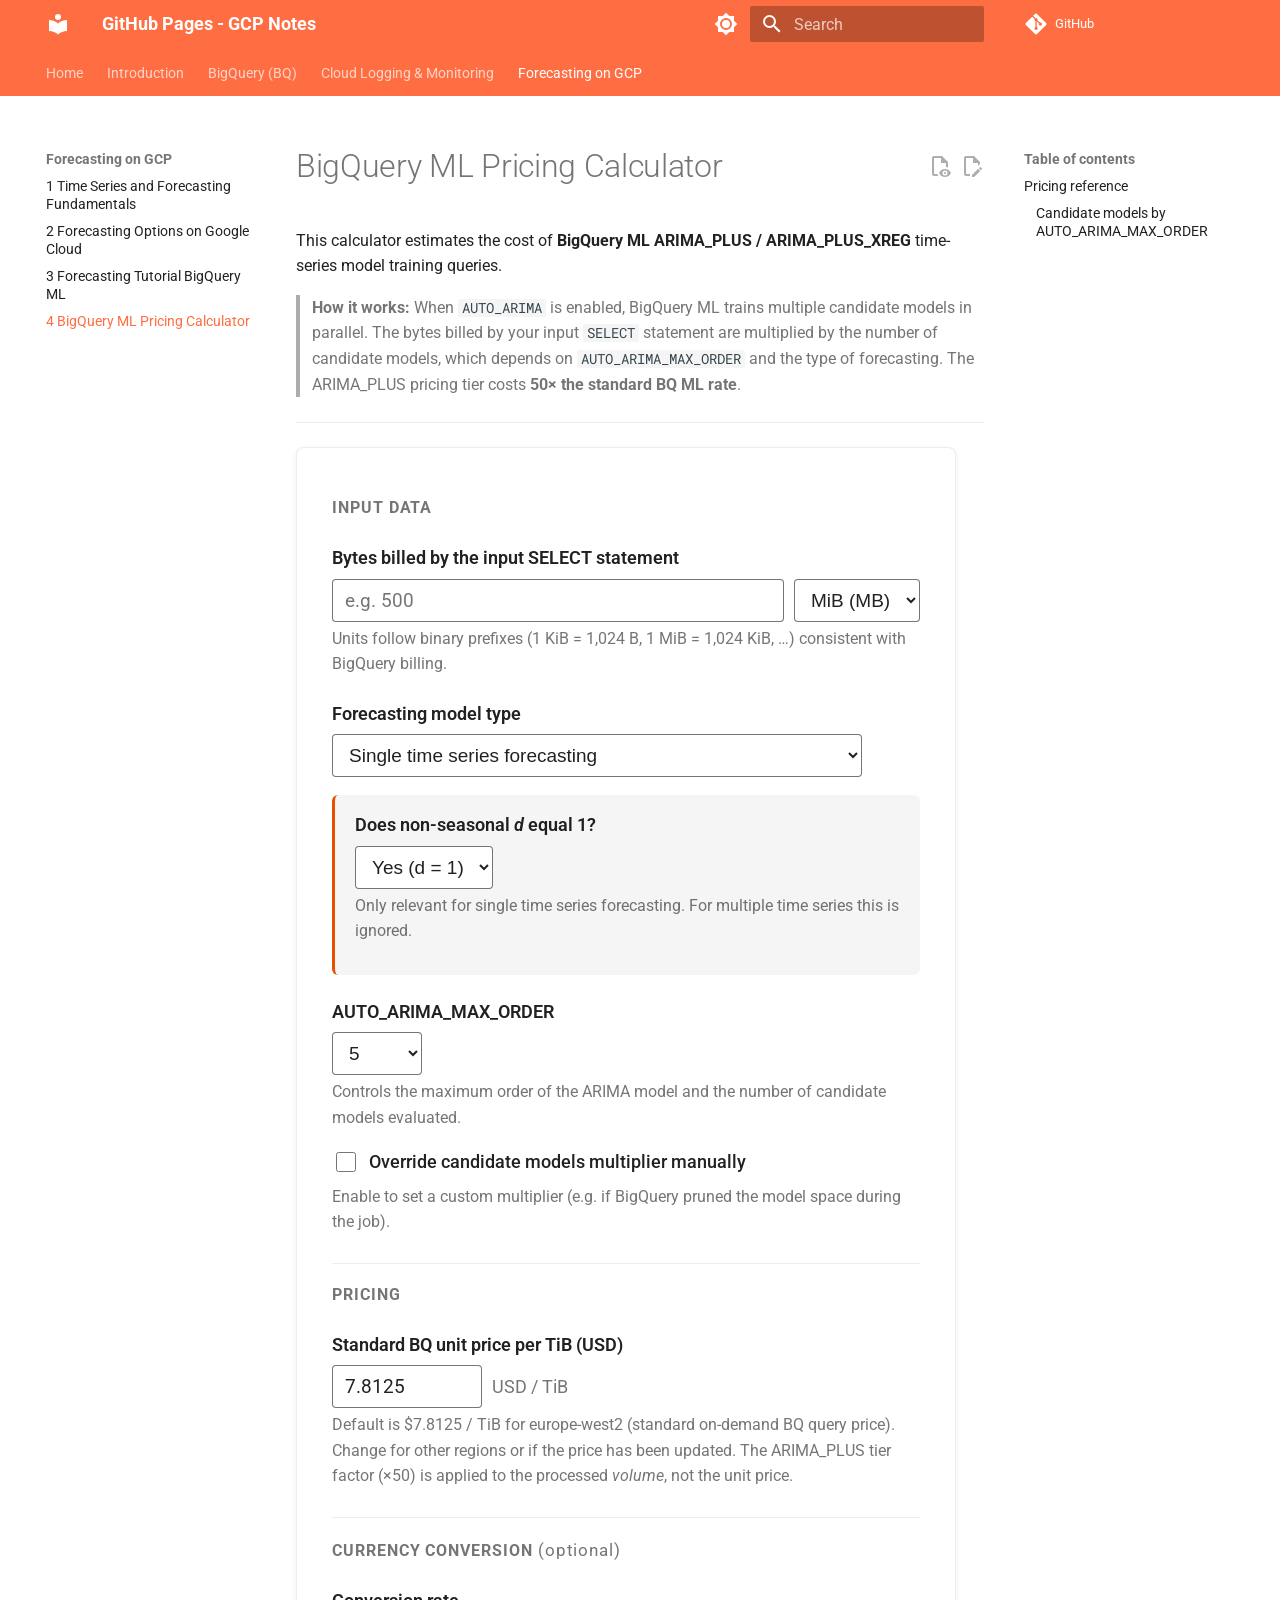
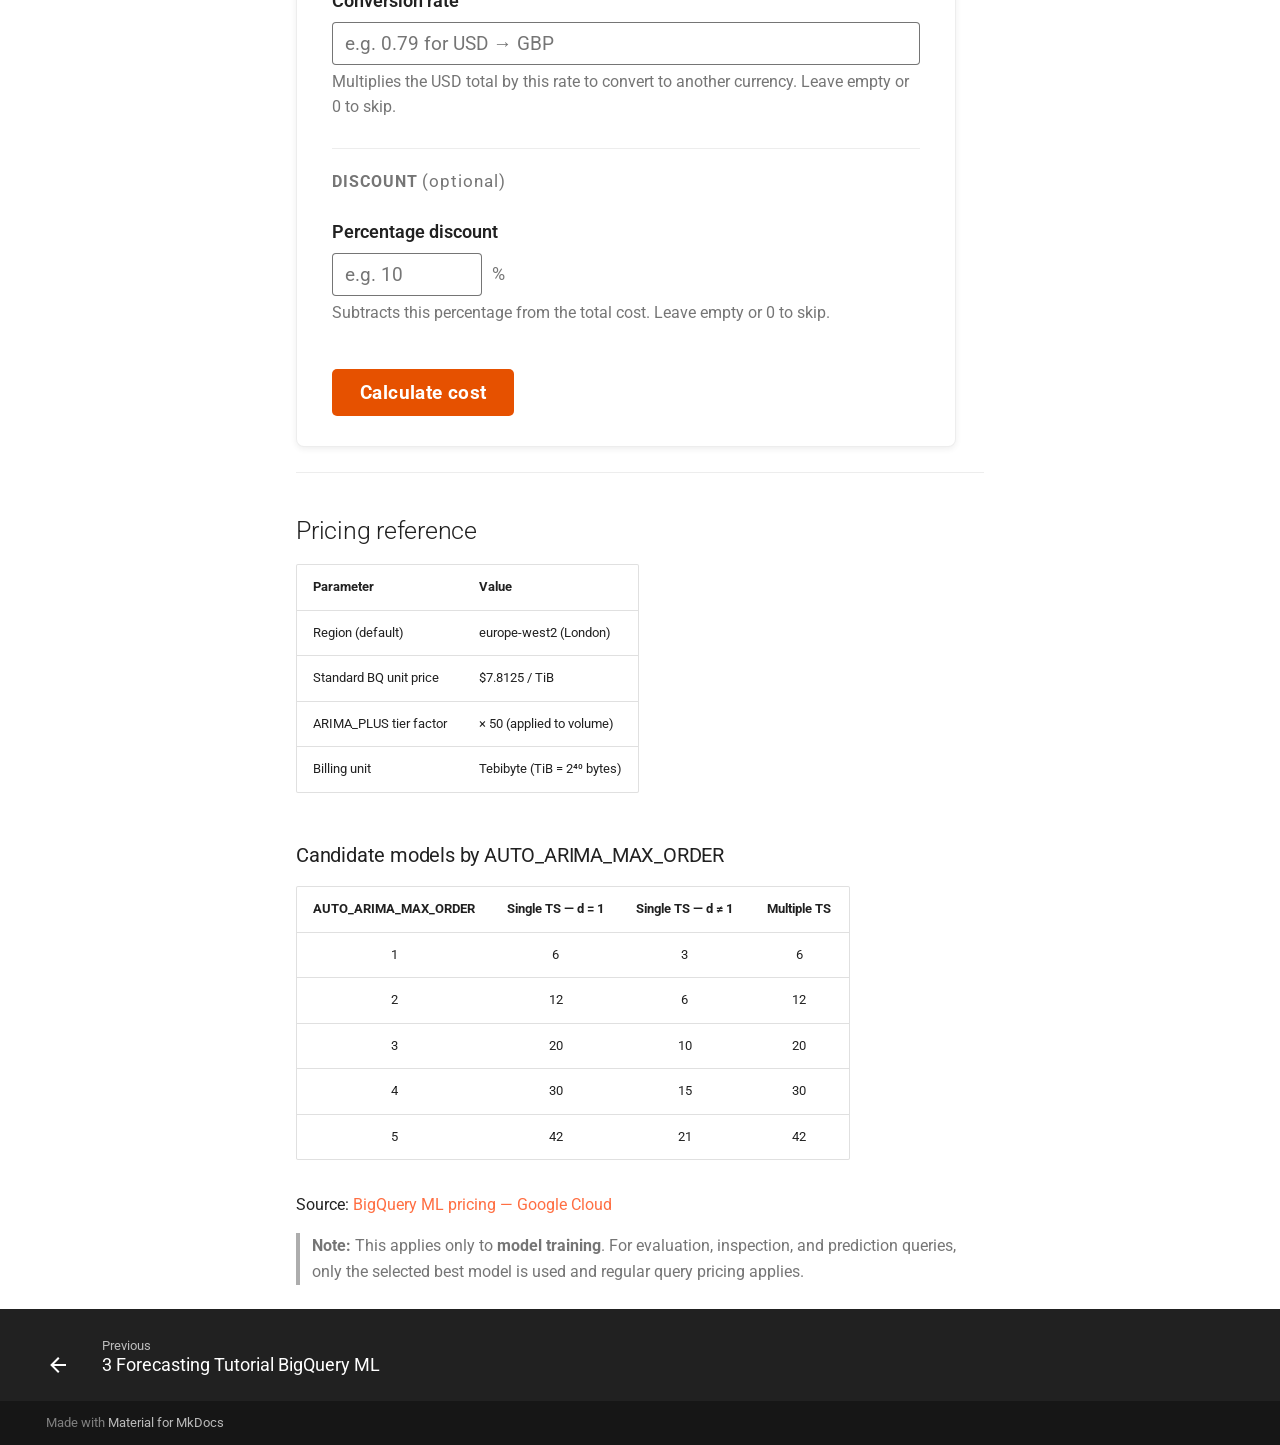
<file: bqml_pricing_calculator/index.html>
<!doctype html>
<html lang="en" class="no-js">
  <head>
    
      <meta charset="utf-8">
      <meta name="viewport" content="width=device-width,initial-scale=1">
      
      
      
        <link rel="canonical" href="https://aurafrizzati.github.io/google-cloud-platform-notes/bqml_pricing_calculator/">
      
      
        <link rel="prev" href="../3_3_forecasting_tutorial_bqml/">
      
      
      
      <link rel="icon" href="../assets/images/favicon.png">
      <meta name="generator" content="mkdocs-1.6.1, mkdocs-material-9.6.21">
    
    
      
        <title>4 BigQuery ML Pricing Calculator - GitHub Pages - GCP Notes</title>
      
    
    
      <link rel="stylesheet" href="../assets/stylesheets/main.2a3383ac.min.css">
      
        
        <link rel="stylesheet" href="../assets/stylesheets/palette.06af60db.min.css">
      
      


    
    
      
    
    
      
        
        
        <link rel="preconnect" href="https://fonts.gstatic.com" crossorigin>
        <link rel="stylesheet" href="https://fonts.googleapis.com/css?family=Roboto:300,300i,400,400i,700,700i%7CRoboto+Mono:400,400i,700,700i&display=fallback">
        <style>:root{--md-text-font:"Roboto";--md-code-font:"Roboto Mono"}</style>
      
    
    
    <script>__md_scope=new URL("..",location),__md_hash=e=>[...e].reduce(((e,_)=>(e<<5)-e+_.charCodeAt(0)),0),__md_get=(e,_=localStorage,t=__md_scope)=>JSON.parse(_.getItem(t.pathname+"."+e)),__md_set=(e,_,t=localStorage,a=__md_scope)=>{try{t.setItem(a.pathname+"."+e,JSON.stringify(_))}catch(e){}}</script>
    
      

    
    
    
  </head>
  
  
    
    
      
    
    
    
    
    <body dir="ltr" data-md-color-scheme="default" data-md-color-primary="deep-orange" data-md-color-accent="orange">
  
    
    <input class="md-toggle" data-md-toggle="drawer" type="checkbox" id="__drawer" autocomplete="off">
    <input class="md-toggle" data-md-toggle="search" type="checkbox" id="__search" autocomplete="off">
    <label class="md-overlay" for="__drawer"></label>
    <div data-md-component="skip">
      
        
        <a href="#bigquery-ml-pricing-calculator" class="md-skip">
          Skip to content
        </a>
      
    </div>
    <div data-md-component="announce">
      
    </div>
    
    
      

<header class="md-header" data-md-component="header">
  <nav class="md-header__inner md-grid" aria-label="Header">
    <a href=".." title="GitHub Pages - GCP Notes" class="md-header__button md-logo" aria-label="GitHub Pages - GCP Notes" data-md-component="logo">
      
  
  <svg xmlns="http://www.w3.org/2000/svg" viewBox="0 0 24 24"><path d="M12 8a3 3 0 0 0 3-3 3 3 0 0 0-3-3 3 3 0 0 0-3 3 3 3 0 0 0 3 3m0 3.54C9.64 9.35 6.5 8 3 8v11c3.5 0 6.64 1.35 9 3.54 2.36-2.19 5.5-3.54 9-3.54V8c-3.5 0-6.64 1.35-9 3.54"/></svg>

    </a>
    <label class="md-header__button md-icon" for="__drawer">
      
      <svg xmlns="http://www.w3.org/2000/svg" viewBox="0 0 24 24"><path d="M3 6h18v2H3zm0 5h18v2H3zm0 5h18v2H3z"/></svg>
    </label>
    <div class="md-header__title" data-md-component="header-title">
      <div class="md-header__ellipsis">
        <div class="md-header__topic">
          <span class="md-ellipsis">
            GitHub Pages - GCP Notes
          </span>
        </div>
        <div class="md-header__topic" data-md-component="header-topic">
          <span class="md-ellipsis">
            
              4 BigQuery ML Pricing Calculator
            
          </span>
        </div>
      </div>
    </div>
    
      
        <form class="md-header__option" data-md-component="palette">
  
    
    
    
    <input class="md-option" data-md-color-media="" data-md-color-scheme="default" data-md-color-primary="deep-orange" data-md-color-accent="orange"  aria-label="Switch to dark mode"  type="radio" name="__palette" id="__palette_0">
    
      <label class="md-header__button md-icon" title="Switch to dark mode" for="__palette_1" hidden>
        <svg xmlns="http://www.w3.org/2000/svg" viewBox="0 0 24 24"><path d="M12 8a4 4 0 0 0-4 4 4 4 0 0 0 4 4 4 4 0 0 0 4-4 4 4 0 0 0-4-4m0 10a6 6 0 0 1-6-6 6 6 0 0 1 6-6 6 6 0 0 1 6 6 6 6 0 0 1-6 6m8-9.31V4h-4.69L12 .69 8.69 4H4v4.69L.69 12 4 15.31V20h4.69L12 23.31 15.31 20H20v-4.69L23.31 12z"/></svg>
      </label>
    
  
    
    
    
    <input class="md-option" data-md-color-media="" data-md-color-scheme="slate" data-md-color-primary="deep-orange" data-md-color-accent="orange"  aria-label="Switch to light mode"  type="radio" name="__palette" id="__palette_1">
    
      <label class="md-header__button md-icon" title="Switch to light mode" for="__palette_0" hidden>
        <svg xmlns="http://www.w3.org/2000/svg" viewBox="0 0 24 24"><path d="M12 18c-.89 0-1.74-.2-2.5-.55C11.56 16.5 13 14.42 13 12s-1.44-4.5-3.5-5.45C10.26 6.2 11.11 6 12 6a6 6 0 0 1 6 6 6 6 0 0 1-6 6m8-9.31V4h-4.69L12 .69 8.69 4H4v4.69L.69 12 4 15.31V20h4.69L12 23.31 15.31 20H20v-4.69L23.31 12z"/></svg>
      </label>
    
  
</form>
      
    
    
      <script>var palette=__md_get("__palette");if(palette&&palette.color){if("(prefers-color-scheme)"===palette.color.media){var media=matchMedia("(prefers-color-scheme: light)"),input=document.querySelector(media.matches?"[data-md-color-media='(prefers-color-scheme: light)']":"[data-md-color-media='(prefers-color-scheme: dark)']");palette.color.media=input.getAttribute("data-md-color-media"),palette.color.scheme=input.getAttribute("data-md-color-scheme"),palette.color.primary=input.getAttribute("data-md-color-primary"),palette.color.accent=input.getAttribute("data-md-color-accent")}for(var[key,value]of Object.entries(palette.color))document.body.setAttribute("data-md-color-"+key,value)}</script>
    
    
    
      
      
        <label class="md-header__button md-icon" for="__search">
          
          <svg xmlns="http://www.w3.org/2000/svg" viewBox="0 0 24 24"><path d="M9.5 3A6.5 6.5 0 0 1 16 9.5c0 1.61-.59 3.09-1.56 4.23l.27.27h.79l5 5-1.5 1.5-5-5v-.79l-.27-.27A6.52 6.52 0 0 1 9.5 16 6.5 6.5 0 0 1 3 9.5 6.5 6.5 0 0 1 9.5 3m0 2C7 5 5 7 5 9.5S7 14 9.5 14 14 12 14 9.5 12 5 9.5 5"/></svg>
        </label>
        <div class="md-search" data-md-component="search" role="dialog">
  <label class="md-search__overlay" for="__search"></label>
  <div class="md-search__inner" role="search">
    <form class="md-search__form" name="search">
      <input type="text" class="md-search__input" name="query" aria-label="Search" placeholder="Search" autocapitalize="off" autocorrect="off" autocomplete="off" spellcheck="false" data-md-component="search-query" required>
      <label class="md-search__icon md-icon" for="__search">
        
        <svg xmlns="http://www.w3.org/2000/svg" viewBox="0 0 24 24"><path d="M9.5 3A6.5 6.5 0 0 1 16 9.5c0 1.61-.59 3.09-1.56 4.23l.27.27h.79l5 5-1.5 1.5-5-5v-.79l-.27-.27A6.52 6.52 0 0 1 9.5 16 6.5 6.5 0 0 1 3 9.5 6.5 6.5 0 0 1 9.5 3m0 2C7 5 5 7 5 9.5S7 14 9.5 14 14 12 14 9.5 12 5 9.5 5"/></svg>
        
        <svg xmlns="http://www.w3.org/2000/svg" viewBox="0 0 24 24"><path d="M20 11v2H8l5.5 5.5-1.42 1.42L4.16 12l7.92-7.92L13.5 5.5 8 11z"/></svg>
      </label>
      <nav class="md-search__options" aria-label="Search">
        
        <button type="reset" class="md-search__icon md-icon" title="Clear" aria-label="Clear" tabindex="-1">
          
          <svg xmlns="http://www.w3.org/2000/svg" viewBox="0 0 24 24"><path d="M19 6.41 17.59 5 12 10.59 6.41 5 5 6.41 10.59 12 5 17.59 6.41 19 12 13.41 17.59 19 19 17.59 13.41 12z"/></svg>
        </button>
      </nav>
      
    </form>
    <div class="md-search__output">
      <div class="md-search__scrollwrap" tabindex="0" data-md-scrollfix>
        <div class="md-search-result" data-md-component="search-result">
          <div class="md-search-result__meta">
            Initializing search
          </div>
          <ol class="md-search-result__list" role="presentation"></ol>
        </div>
      </div>
    </div>
  </div>
</div>
      
    
    
      <div class="md-header__source">
        <a href="https://github.com/AuraFrizzati/google-cloud-platform-notes/" title="Go to repository" class="md-source" data-md-component="source">
  <div class="md-source__icon md-icon">
    
    <svg xmlns="http://www.w3.org/2000/svg" viewBox="0 0 448 512"><!--! Font Awesome Free 7.0.1 by @fontawesome - https://fontawesome.com License - https://fontawesome.com/license/free (Icons: CC BY 4.0, Fonts: SIL OFL 1.1, Code: MIT License) Copyright 2025 Fonticons, Inc.--><path d="M439.6 236.1 244 40.5c-5.4-5.5-12.8-8.5-20.4-8.5s-15 3-20.4 8.4L162.5 81l51.5 51.5c27.1-9.1 52.7 16.8 43.4 43.7l49.7 49.7c34.2-11.8 61.2 31 35.5 56.7-26.5 26.5-70.2-2.9-56-37.3L240.3 199v121.9c25.3 12.5 22.3 41.8 9.1 55-6.4 6.4-15.2 10.1-24.3 10.1s-17.8-3.6-24.3-10.1c-17.6-17.6-11.1-46.9 11.2-56v-123c-20.8-8.5-24.6-30.7-18.6-45L142.6 101 8.5 235.1C3 240.6 0 247.9 0 255.5s3 15 8.5 20.4l195.6 195.7c5.4 5.4 12.7 8.4 20.4 8.4s15-3 20.4-8.4l194.7-194.7c5.4-5.4 8.4-12.8 8.4-20.4s-3-15-8.4-20.4"/></svg>
  </div>
  <div class="md-source__repository">
    GitHub
  </div>
</a>
      </div>
    
  </nav>
  
</header>
    
    <div class="md-container" data-md-component="container">
      
      
        
          
            
<nav class="md-tabs" aria-label="Tabs" data-md-component="tabs">
  <div class="md-grid">
    <ul class="md-tabs__list">
      
        
  
  
  
  
    <li class="md-tabs__item">
      <a href=".." class="md-tabs__link">
        
  
  
    
  
  Home

      </a>
    </li>
  

      
        
  
  
  
  
    
    
      <li class="md-tabs__item">
        <a href="../intro_1/" class="md-tabs__link">
          
  
  
  Introduction

        </a>
      </li>
    
  

      
        
  
  
  
  
    
    
      <li class="md-tabs__item">
        <a href="../1_1_BQ_architecture/" class="md-tabs__link">
          
  
  
  BigQuery (BQ)

        </a>
      </li>
    
  

      
        
  
  
  
  
    
    
      <li class="md-tabs__item">
        <a href="../2_1_cloud_logging/" class="md-tabs__link">
          
  
  
  Cloud Logging & Monitoring

        </a>
      </li>
    
  

      
        
  
  
  
    
  
  
    
    
      <li class="md-tabs__item md-tabs__item--active">
        <a href="../3_1_ts_and_fct_fundamentals/" class="md-tabs__link">
          
  
  
  Forecasting on GCP

        </a>
      </li>
    
  

      
    </ul>
  </div>
</nav>
          
        
      
      <main class="md-main" data-md-component="main">
        <div class="md-main__inner md-grid">
          
            
              
              <div class="md-sidebar md-sidebar--primary" data-md-component="sidebar" data-md-type="navigation" >
                <div class="md-sidebar__scrollwrap">
                  <div class="md-sidebar__inner">
                    


  


<nav class="md-nav md-nav--primary md-nav--lifted" aria-label="Navigation" data-md-level="0">
  <label class="md-nav__title" for="__drawer">
    <a href=".." title="GitHub Pages - GCP Notes" class="md-nav__button md-logo" aria-label="GitHub Pages - GCP Notes" data-md-component="logo">
      
  
  <svg xmlns="http://www.w3.org/2000/svg" viewBox="0 0 24 24"><path d="M12 8a3 3 0 0 0 3-3 3 3 0 0 0-3-3 3 3 0 0 0-3 3 3 3 0 0 0 3 3m0 3.54C9.64 9.35 6.5 8 3 8v11c3.5 0 6.64 1.35 9 3.54 2.36-2.19 5.5-3.54 9-3.54V8c-3.5 0-6.64 1.35-9 3.54"/></svg>

    </a>
    GitHub Pages - GCP Notes
  </label>
  
    <div class="md-nav__source">
      <a href="https://github.com/AuraFrizzati/google-cloud-platform-notes/" title="Go to repository" class="md-source" data-md-component="source">
  <div class="md-source__icon md-icon">
    
    <svg xmlns="http://www.w3.org/2000/svg" viewBox="0 0 448 512"><!--! Font Awesome Free 7.0.1 by @fontawesome - https://fontawesome.com License - https://fontawesome.com/license/free (Icons: CC BY 4.0, Fonts: SIL OFL 1.1, Code: MIT License) Copyright 2025 Fonticons, Inc.--><path d="M439.6 236.1 244 40.5c-5.4-5.5-12.8-8.5-20.4-8.5s-15 3-20.4 8.4L162.5 81l51.5 51.5c27.1-9.1 52.7 16.8 43.4 43.7l49.7 49.7c34.2-11.8 61.2 31 35.5 56.7-26.5 26.5-70.2-2.9-56-37.3L240.3 199v121.9c25.3 12.5 22.3 41.8 9.1 55-6.4 6.4-15.2 10.1-24.3 10.1s-17.8-3.6-24.3-10.1c-17.6-17.6-11.1-46.9 11.2-56v-123c-20.8-8.5-24.6-30.7-18.6-45L142.6 101 8.5 235.1C3 240.6 0 247.9 0 255.5s3 15 8.5 20.4l195.6 195.7c5.4 5.4 12.7 8.4 20.4 8.4s15-3 20.4-8.4l194.7-194.7c5.4-5.4 8.4-12.8 8.4-20.4s-3-15-8.4-20.4"/></svg>
  </div>
  <div class="md-source__repository">
    GitHub
  </div>
</a>
    </div>
  
  <ul class="md-nav__list" data-md-scrollfix>
    
      
      
  
  
  
  
    <li class="md-nav__item">
      <a href=".." class="md-nav__link">
        
  
  
  <span class="md-ellipsis">
    Home
    
  </span>
  

      </a>
    </li>
  

    
      
      
  
  
  
  
    
    
    
    
      
      
    
    
    <li class="md-nav__item md-nav__item--nested">
      
        
        
        <input class="md-nav__toggle md-toggle " type="checkbox" id="__nav_2" >
        
          
          <label class="md-nav__link" for="__nav_2" id="__nav_2_label" tabindex="0">
            
  
  
  <span class="md-ellipsis">
    Introduction
    
  </span>
  

            <span class="md-nav__icon md-icon"></span>
          </label>
        
        <nav class="md-nav" data-md-level="1" aria-labelledby="__nav_2_label" aria-expanded="false">
          <label class="md-nav__title" for="__nav_2">
            <span class="md-nav__icon md-icon"></span>
            Introduction
          </label>
          <ul class="md-nav__list" data-md-scrollfix>
            
              
                
  
  
  
  
    <li class="md-nav__item">
      <a href="../intro_1/" class="md-nav__link">
        
  
  
  <span class="md-ellipsis">
    Intro 1
    
  </span>
  

      </a>
    </li>
  

              
            
          </ul>
        </nav>
      
    </li>
  

    
      
      
  
  
  
  
    
    
    
    
      
      
    
    
    <li class="md-nav__item md-nav__item--nested">
      
        
        
        <input class="md-nav__toggle md-toggle " type="checkbox" id="__nav_3" >
        
          
          <label class="md-nav__link" for="__nav_3" id="__nav_3_label" tabindex="0">
            
  
  
  <span class="md-ellipsis">
    BigQuery (BQ)
    
  </span>
  

            <span class="md-nav__icon md-icon"></span>
          </label>
        
        <nav class="md-nav" data-md-level="1" aria-labelledby="__nav_3_label" aria-expanded="false">
          <label class="md-nav__title" for="__nav_3">
            <span class="md-nav__icon md-icon"></span>
            BigQuery (BQ)
          </label>
          <ul class="md-nav__list" data-md-scrollfix>
            
              
                
  
  
  
  
    <li class="md-nav__item">
      <a href="../1_1_BQ_architecture/" class="md-nav__link">
        
  
  
  <span class="md-ellipsis">
    1.1 BQ Architecture
    
  </span>
  

      </a>
    </li>
  

              
            
          </ul>
        </nav>
      
    </li>
  

    
      
      
  
  
  
  
    
    
    
    
      
      
    
    
    <li class="md-nav__item md-nav__item--nested">
      
        
        
        <input class="md-nav__toggle md-toggle " type="checkbox" id="__nav_4" >
        
          
          <label class="md-nav__link" for="__nav_4" id="__nav_4_label" tabindex="0">
            
  
  
  <span class="md-ellipsis">
    Cloud Logging & Monitoring
    
  </span>
  

            <span class="md-nav__icon md-icon"></span>
          </label>
        
        <nav class="md-nav" data-md-level="1" aria-labelledby="__nav_4_label" aria-expanded="false">
          <label class="md-nav__title" for="__nav_4">
            <span class="md-nav__icon md-icon"></span>
            Cloud Logging & Monitoring
          </label>
          <ul class="md-nav__list" data-md-scrollfix>
            
              
                
  
  
  
  
    <li class="md-nav__item">
      <a href="../2_1_cloud_logging/" class="md-nav__link">
        
  
  
  <span class="md-ellipsis">
    1 Cloud Logging
    
  </span>
  

      </a>
    </li>
  

              
            
          </ul>
        </nav>
      
    </li>
  

    
      
      
  
  
    
  
  
  
    
    
    
    
      
        
        
      
      
    
    
    <li class="md-nav__item md-nav__item--active md-nav__item--section md-nav__item--nested">
      
        
        
        <input class="md-nav__toggle md-toggle " type="checkbox" id="__nav_5" checked>
        
          
          <label class="md-nav__link" for="__nav_5" id="__nav_5_label" tabindex="">
            
  
  
  <span class="md-ellipsis">
    Forecasting on GCP
    
  </span>
  

            <span class="md-nav__icon md-icon"></span>
          </label>
        
        <nav class="md-nav" data-md-level="1" aria-labelledby="__nav_5_label" aria-expanded="true">
          <label class="md-nav__title" for="__nav_5">
            <span class="md-nav__icon md-icon"></span>
            Forecasting on GCP
          </label>
          <ul class="md-nav__list" data-md-scrollfix>
            
              
                
  
  
  
  
    <li class="md-nav__item">
      <a href="../3_1_ts_and_fct_fundamentals/" class="md-nav__link">
        
  
  
  <span class="md-ellipsis">
    1 Time Series and Forecasting Fundamentals
    
  </span>
  

      </a>
    </li>
  

              
            
              
                
  
  
  
  
    <li class="md-nav__item">
      <a href="../3_2_forecasting_options_gcp/" class="md-nav__link">
        
  
  
  <span class="md-ellipsis">
    2 Forecasting Options on Google Cloud
    
  </span>
  

      </a>
    </li>
  

              
            
              
                
  
  
  
  
    <li class="md-nav__item">
      <a href="../3_3_forecasting_tutorial_bqml/" class="md-nav__link">
        
  
  
  <span class="md-ellipsis">
    3 Forecasting Tutorial BigQuery ML
    
  </span>
  

      </a>
    </li>
  

              
            
              
                
  
  
    
  
  
  
    <li class="md-nav__item md-nav__item--active">
      
      <input class="md-nav__toggle md-toggle" type="checkbox" id="__toc">
      
      
        
      
      
        <label class="md-nav__link md-nav__link--active" for="__toc">
          
  
  
  <span class="md-ellipsis">
    4 BigQuery ML Pricing Calculator
    
  </span>
  

          <span class="md-nav__icon md-icon"></span>
        </label>
      
      <a href="./" class="md-nav__link md-nav__link--active">
        
  
  
  <span class="md-ellipsis">
    4 BigQuery ML Pricing Calculator
    
  </span>
  

      </a>
      
        

<nav class="md-nav md-nav--secondary" aria-label="Table of contents">
  
  
  
    
  
  
    <label class="md-nav__title" for="__toc">
      <span class="md-nav__icon md-icon"></span>
      Table of contents
    </label>
    <ul class="md-nav__list" data-md-component="toc" data-md-scrollfix>
      
        <li class="md-nav__item">
  <a href="#pricing-reference" class="md-nav__link">
    <span class="md-ellipsis">
      Pricing reference
    </span>
  </a>
  
    <nav class="md-nav" aria-label="Pricing reference">
      <ul class="md-nav__list">
        
          <li class="md-nav__item">
  <a href="#candidate-models-by-auto_arima_max_order" class="md-nav__link">
    <span class="md-ellipsis">
      Candidate models by AUTO_ARIMA_MAX_ORDER
    </span>
  </a>
  
</li>
        
      </ul>
    </nav>
  
</li>
      
    </ul>
  
</nav>
      
    </li>
  

              
            
          </ul>
        </nav>
      
    </li>
  

    
  </ul>
</nav>
                  </div>
                </div>
              </div>
            
            
              
              <div class="md-sidebar md-sidebar--secondary" data-md-component="sidebar" data-md-type="toc" >
                <div class="md-sidebar__scrollwrap">
                  <div class="md-sidebar__inner">
                    

<nav class="md-nav md-nav--secondary" aria-label="Table of contents">
  
  
  
    
  
  
    <label class="md-nav__title" for="__toc">
      <span class="md-nav__icon md-icon"></span>
      Table of contents
    </label>
    <ul class="md-nav__list" data-md-component="toc" data-md-scrollfix>
      
        <li class="md-nav__item">
  <a href="#pricing-reference" class="md-nav__link">
    <span class="md-ellipsis">
      Pricing reference
    </span>
  </a>
  
    <nav class="md-nav" aria-label="Pricing reference">
      <ul class="md-nav__list">
        
          <li class="md-nav__item">
  <a href="#candidate-models-by-auto_arima_max_order" class="md-nav__link">
    <span class="md-ellipsis">
      Candidate models by AUTO_ARIMA_MAX_ORDER
    </span>
  </a>
  
</li>
        
      </ul>
    </nav>
  
</li>
      
    </ul>
  
</nav>
                  </div>
                </div>
              </div>
            
          
          
            <div class="md-content" data-md-component="content">
              <article class="md-content__inner md-typeset">
                
                  


  
    <a href="https://github.com/AuraFrizzati/google-cloud-platform-notes/edit/main/doc/bqml_pricing_calculator.md" title="Edit this page" class="md-content__button md-icon" rel="edit">
      
      <svg xmlns="http://www.w3.org/2000/svg" viewBox="0 0 24 24"><path d="M10 20H6V4h7v5h5v3.1l2-2V8l-6-6H6c-1.1 0-2 .9-2 2v16c0 1.1.9 2 2 2h4zm10.2-7c.1 0 .3.1.4.2l1.3 1.3c.2.2.2.6 0 .8l-1 1-2.1-2.1 1-1c.1-.1.2-.2.4-.2m0 3.9L14.1 23H12v-2.1l6.1-6.1z"/></svg>
    </a>
  
  
    
      
    
    <a href="https://github.com/AuraFrizzati/google-cloud-platform-notes/raw/main/doc/bqml_pricing_calculator.md" title="View source of this page" class="md-content__button md-icon">
      
      <svg xmlns="http://www.w3.org/2000/svg" viewBox="0 0 24 24"><path d="M17 18c.56 0 1 .44 1 1s-.44 1-1 1-1-.44-1-1 .44-1 1-1m0-3c-2.73 0-5.06 1.66-6 4 .94 2.34 3.27 4 6 4s5.06-1.66 6-4c-.94-2.34-3.27-4-6-4m0 6.5a2.5 2.5 0 0 1-2.5-2.5 2.5 2.5 0 0 1 2.5-2.5 2.5 2.5 0 0 1 2.5 2.5 2.5 2.5 0 0 1-2.5 2.5M9.27 20H6V4h7v5h5v4.07c.7.08 1.36.25 2 .49V8l-6-6H6a2 2 0 0 0-2 2v16a2 2 0 0 0 2 2h4.5a8.2 8.2 0 0 1-1.23-2"/></svg>
    </a>
  


<h1 id="bigquery-ml-pricing-calculator">BigQuery ML Pricing Calculator</h1>
<p>This calculator estimates the cost of <strong>BigQuery ML ARIMA_PLUS / ARIMA_PLUS_XREG</strong> time-series model training queries.</p>
<blockquote>
<p><strong>How it works:</strong> When <code>AUTO_ARIMA</code> is enabled, BigQuery ML trains multiple candidate models in parallel. The bytes billed by your input <code>SELECT</code> statement are multiplied by the number of candidate models, which depends on <code>AUTO_ARIMA_MAX_ORDER</code> and the type of forecasting. The ARIMA_PLUS pricing tier costs <strong>50× the standard BQ ML rate</strong>.</p>
</blockquote>
<hr />
<div id="bqml-calculator">

<style>
#bqml-calculator {
  font-family: inherit;
  max-width: 660px;
}
#bqml-calculator .calc-card {
  border: 1px solid var(--md-default-fg-color--lightest, #e0e0e0);
  border-radius: 8px;
  padding: 1.5rem 1.75rem;
  background: var(--md-default-bg-color, #fff);
  box-shadow: 0 2px 6px rgba(0,0,0,0.07);
}
#bqml-calculator label {
  display: block;
  font-weight: 600;
  margin-top: 1.1rem;
  margin-bottom: 0.3rem;
  font-size: 0.92rem;
}
#bqml-calculator .input-row {
  display: flex;
  gap: 0.5rem;
  align-items: center;
}
#bqml-calculator input[type="number"],
#bqml-calculator select {
  border: 1px solid var(--md-default-fg-color--light, #aaa);
  border-radius: 4px;
  padding: 0.45rem 0.6rem;
  font-size: 0.95rem;
  background: var(--md-default-bg-color, #fff);
  color: var(--md-default-fg-color, #333);
  outline: none;
  transition: border-color 0.2s;
}
#bqml-calculator input[type="number"]:focus,
#bqml-calculator select:focus {
  border-color: #e65100;
}
#bqml-calculator input[type="number"] {
  flex: 1;
  min-width: 0;
}
#bqml-calculator select {
  min-width: 90px;
}
#bqml-calculator .hint {
  font-size: 0.8rem;
  color: var(--md-default-fg-color--light, #777);
  margin-top: 0.2rem;
}
#bqml-calculator #d-row {
  margin-top: 0.9rem;
  padding: 0.75rem 1rem;
  background: var(--md-code-bg-color, #f5f5f5);
  border-radius: 6px;
  border-left: 3px solid #e65100;
}
#bqml-calculator #d-row label {
  margin-top: 0;
}
#bqml-calculator .section-divider {
  border: none;
  border-top: 1px solid var(--md-default-fg-color--lightest, #e0e0e0);
  margin: 1.4rem 0 0.2rem;
}
#bqml-calculator .section-heading {
  font-size: 0.78rem;
  font-weight: 700;
  text-transform: uppercase;
  letter-spacing: 0.06em;
  color: var(--md-default-fg-color--light, #888);
  margin: 0.9rem 0 0;
}
#bqml-calculator .unit-label {
  font-size: 0.88rem;
  color: var(--md-default-fg-color--light, #666);
  white-space: nowrap;
}
#bqml-calculator .derived-price {
  margin-top: 0.5rem;
  padding: 0.55rem 0.9rem;
  background: var(--md-code-bg-color, #f5f5f5);
  border-radius: 5px;
  border-left: 3px solid #e65100;
  font-size: 0.88rem;
  color: var(--md-default-fg-color, #333);
}
#bqml-calculator .override-check-row {
  display: flex;
  align-items: center;
  gap: 0.5rem;
  margin-top: 0.9rem;
}
#bqml-calculator .override-check-row input[type="checkbox"] {
  width: 1rem;
  height: 1rem;
  cursor: pointer;
  flex-shrink: 0;
}
#bqml-calculator .override-check-row label {
  margin: 0;
  font-weight: 500;
  font-size: 0.88rem;
  cursor: pointer;
}
#bqml-calculator button {
  margin-top: 1.4rem;
  background: #e65100;
  color: #fff;
  border: none;
  border-radius: 5px;
  padding: 0.6rem 1.4rem;
  font-size: 0.97rem;
  font-weight: 700;
  cursor: pointer;
  letter-spacing: 0.02em;
  transition: background 0.2s;
}
#bqml-calculator button:hover {
  background: #bf360c;
}
#bqml-calculator #calc-result {
  display: none;
  margin-top: 1.4rem;
  padding: 1rem 1.25rem;
  border-radius: 6px;
  background: var(--md-code-bg-color, #f5f5f5);
  border-left: 4px solid #e65100;
}
#bqml-calculator #calc-result h4 {
  margin: 0 0 0.75rem 0;
  font-size: 1rem;
  color: #e65100;
}
#bqml-calculator .result-row {
  display: flex;
  justify-content: space-between;
  font-size: 0.9rem;
  padding: 0.22rem 0;
  border-bottom: 1px solid var(--md-default-fg-color--lightest, #eee);
}
#bqml-calculator .result-label {
  color: var(--md-default-fg-color--light, #555);
}
#bqml-calculator .result-value {
  font-weight: 600;
}
#bqml-calculator .result-total {
  margin-top: 0.75rem;
  font-size: 1.15rem;
  font-weight: 700;
  color: #e65100;
  text-align: right;
}
#bqml-calculator .calc-steps {
  margin-top: 0.9rem;
  padding: 0.7rem 0.9rem;
  background: rgba(0,0,0,0.03);
  border-radius: 4px;
  font-size: 0.77rem;
  color: var(--md-default-fg-color--light, #555);
  line-height: 1.7;
}
#bqml-calculator .calc-steps strong {
  color: var(--md-default-fg-color, #333);
  display: block;
  margin-bottom: 0.3rem;
}
#bqml-calculator #calc-error {
  display: none;
  margin-top: 1rem;
  color: #c62828;
  font-size: 0.9rem;
}
</style>

<div class="calc-card">

  <p class="section-heading">Input data</p>

  <label for="bytes-input">Bytes billed by the input SELECT statement</label>
  <div class="input-row">
    <input type="number" id="bytes-input" min="0" placeholder="e.g. 500" step="any" />
    <select id="unit-select">
      <option value="1">Bytes</option>
      <option value="1024">KiB (KB)</option>
      <option value="1048576" selected>MiB (MB)</option>
      <option value="1073741824">GiB (GB)</option>
      <option value="1099511627776">TiB (TB)</option>
    </select>
  </div>
  <p class="hint">Units follow binary prefixes (1 KiB = 1,024 B, 1 MiB = 1,024 KiB, …) consistent with BigQuery billing.</p>

  <label for="model-type">Forecasting model type</label>
  <select id="model-type">
    <option value="single">Single time series forecasting</option>
    <option value="multiple">Multiple time series forecasting (TIME_SERIES_ID_COL)</option>
  </select>

  <div id="d-row">
    <label for="d-select">Does non-seasonal <em>d</em> equal 1?</label>
    <select id="d-select">
      <option value="yes" selected>Yes (d = 1)</option>
      <option value="no">No (d ≠ 1)</option>
    </select>
    <p class="hint">Only relevant for single time series forecasting. For multiple time series this is ignored.</p>
  </div>

  <label for="arima-order">AUTO_ARIMA_MAX_ORDER</label>
  <select id="arima-order">
    <option value="1">1</option>
    <option value="2">2</option>
    <option value="3">3</option>
    <option value="4">4</option>
    <option value="5" selected>5</option>
  </select>
  <p class="hint">Controls the maximum order of the ARIMA model and the number of candidate models evaluated.</p>

  <div class="override-check-row">
    <input type="checkbox" id="override-check" />
    <label for="override-check">Override candidate models multiplier manually</label>
  </div>
  <div id="override-input-row" style="display:none; margin-top:0.5rem;">
    <input type="number" id="override-value" min="1" step="1" placeholder="e.g. 29" style="max-width:120px; flex:none;" />
  </div>
  <p class="hint" style="margin-top:0.35rem;">Enable to set a custom multiplier (e.g. if BigQuery pruned the model space during the job).</p>

  <hr class="section-divider" />
  <p class="section-heading">Pricing</p>

  <label for="std-price">Standard BQ unit price per TiB (USD)</label>
  <div class="input-row">
    <input type="number" id="std-price" min="0" step="any" value="7.8125" style="max-width:150px; flex:none;" />
    <span class="unit-label">USD / TiB</span>
  </div>
  <p class="hint">Default is $7.8125 / TiB for europe-west2 (standard on-demand BQ query price). Change for other regions or if the price has been updated. The ARIMA_PLUS tier factor (×50) is applied to the processed <em>volume</em>, not the unit price.</p>

  <hr class="section-divider" />
  <p class="section-heading">Currency conversion <span style="font-weight:400; text-transform:none; font-size:1.1em;">(optional)</span></p>

  <label for="conv-rate">Conversion rate</label>
  <div class="input-row">
    <input type="number" id="conv-rate" min="0" step="any" placeholder="e.g. 0.79 for USD → GBP" />
  </div>
  <p class="hint">Multiplies the USD total by this rate to convert to another currency. Leave empty or 0 to skip.</p>

  <hr class="section-divider" />
  <p class="section-heading">Discount <span style="font-weight:400; text-transform:none; font-size:1.1em;">(optional)</span></p>

  <label for="discount-pct">Percentage discount</label>
  <div class="input-row">
    <input type="number" id="discount-pct" min="0" max="100" step="any" placeholder="e.g. 10" style="max-width:150px; flex:none;" />
    <span class="unit-label">%</span>
  </div>
  <p class="hint">Subtracts this percentage from the total cost. Leave empty or 0 to skip.</p>

  <button onclick="calculateCost()">Calculate cost</button>

  <p id="calc-error">⚠ Please enter a valid positive number for bytes billed.</p>

  <div id="calc-result">
    <h4>Estimated Training Cost</h4>
    <div class="result-row">
      <span class="result-label">Bytes billed (input)</span>
      <span class="result-value" id="r-bytes-input"></span>
    </div>
    <div class="result-row">
      <span class="result-label">Raw scan (TiB)</span>
      <span class="result-value" id="r-tib-input"></span>
    </div>
    <div class="result-row">
      <span class="result-label">ML tier factor (ARIMA_PLUS)</span>
      <span class="result-value">× 50</span>
    </div>
    <div class="result-row">
      <span class="result-label">Candidate models (multiplier)</span>
      <span class="result-value" id="r-candidates"></span>
    </div>
    <div class="result-row">
      <span class="result-label">Total Processed (TiB)</span>
      <span class="result-value" id="r-total-processed"></span>
    </div>
    <div class="result-row">
      <span class="result-label">Standard BQ unit price</span>
      <span class="result-value" id="r-std-price"></span>
    </div>
    <div class="result-row">
      <span class="result-label">Cost (USD)</span>
      <span class="result-value" id="r-cost-usd"></span>
    </div>
    <div id="r-conv-row" class="result-row" style="display:none;">
      <span class="result-label" id="r-conv-label">Cost (converted)</span>
      <span class="result-value" id="r-cost-conv"></span>
    </div>
    <div id="r-discount-row" class="result-row" style="display:none;">
      <span class="result-label" id="r-discount-label">Discount</span>
      <span class="result-value" id="r-discount-val"></span>
    </div>
    <div class="result-total" id="r-final-cost"></div>
    <div class="calc-steps" id="r-steps"></div>
  </div>

</div>

</div>

<script>
(function () {
  // Candidate model counts from GCP docs
  // Index 0 = AUTO_ARIMA_MAX_ORDER 1, index 4 = order 5
  var candidatesMultipleOrD1 = [6, 12, 20, 30, 42];  // multiple TS, or single TS with d = 1
  var candidatesSingleDNot1  = [3, 6,  10, 15, 21];  // single TS with d ≠ 1

  var ML_TIER_FACTOR = 50;
  var TIB_IN_BYTES   = 1099511627776;  // 2^40

  function formatBytes(bytes) {
    if (bytes < 1024)         return bytes.toFixed(2) + ' B';
    if (bytes < 1048576)      return (bytes / 1024).toFixed(2) + ' KiB';
    if (bytes < 1073741824)   return (bytes / 1048576).toFixed(2) + ' MiB';
    if (bytes < TIB_IN_BYTES) return (bytes / 1073741824).toFixed(4) + ' GiB';
    return (bytes / TIB_IN_BYTES).toFixed(6) + ' TiB';
  }

  function fmtMoney(val) {
    var d;
    if      (val < 0.0001) d = 10;
    else if (val < 0.01)   d = 8;
    else if (val < 1)      d = 6;
    else                   d = 4;
    return val.toFixed(d);
  }

  window.calculateCost = function () {
    var errorEl  = document.getElementById('calc-error');
    var resultEl = document.getElementById('calc-result');
    errorEl.style.display  = 'none';
    resultEl.style.display = 'none';

    var rawValue  = parseFloat(document.getElementById('bytes-input').value);
    var unitMult  = parseFloat(document.getElementById('unit-select').value);
    var modelType = document.getElementById('model-type').value;
    var dChoice   = document.getElementById('d-select').value;
    var orderIdx  = parseInt(document.getElementById('arima-order').value, 10) - 1;

    if (isNaN(rawValue) || rawValue <= 0) {
      errorEl.style.display = 'block';
      return;
    }

    var totalBytes = rawValue * unitMult;
    var inputTiB   = totalBytes / TIB_IN_BYTES;

    // ── Candidate models ──────────────────────────────────────────────────────
    var computedCandidates = (modelType === 'multiple' || dChoice === 'yes')
      ? candidatesMultipleOrD1[orderIdx]
      : candidatesSingleDNot1[orderIdx];

    var overrideCheck   = document.getElementById('override-check').checked;
    var overrideRaw     = parseInt(document.getElementById('override-value').value, 10);
    var overrideApplied = overrideCheck && !isNaN(overrideRaw) && overrideRaw > 0;
    var finalCandidates = overrideApplied ? overrideRaw : computedCandidates;

    // ── Pricing ───────────────────────────────────────────────────────────────
    var stdRaw            = parseFloat(document.getElementById('std-price').value);
    var stdPrice          = (isNaN(stdRaw) || stdRaw <= 0) ? 7.8125 : stdRaw;
    var totalProcessedTiB = inputTiB * ML_TIER_FACTOR * finalCandidates;
    var costUSD           = totalProcessedTiB * stdPrice;

    // ── Currency conversion ───────────────────────────────────────────────────
    var convRaw  = document.getElementById('conv-rate').value.trim();
    var convRate = parseFloat(convRaw);
    var hasConv  = convRaw !== '' && !isNaN(convRate) && convRate > 0;
    var costConv = hasConv ? costUSD * convRate : null;

    // ── Discount ──────────────────────────────────────────────────────────────
    var discRaw          = document.getElementById('discount-pct').value.trim();
    var discPct          = parseFloat(discRaw);
    var hasDisc          = discRaw !== '' && !isNaN(discPct) && discPct > 0;
    var baseBeforeDisc   = hasConv ? costConv : costUSD;
    var discountAmount   = hasDisc ? baseBeforeDisc * (discPct / 100) : 0;
    var finalCost        = hasDisc ? baseBeforeDisc - discountAmount : baseBeforeDisc;

    // ── Populate main result rows ─────────────────────────────────────────────
    document.getElementById('r-bytes-input').textContent      = formatBytes(totalBytes);
    document.getElementById('r-tib-input').textContent        = inputTiB.toExponential(4) + ' TiB';
    document.getElementById('r-candidates').textContent       = '× ' + finalCandidates + ' models'
      + (overrideApplied ? ' (manually overridden; computed was ' + computedCandidates + ')' : '');
    document.getElementById('r-total-processed').textContent  = totalProcessedTiB.toExponential(4) + ' TiB';
    document.getElementById('r-std-price').textContent        = '$' + stdPrice + ' / TiB';
    document.getElementById('r-cost-usd').textContent         = '$' + fmtMoney(costUSD);

    var convRow = document.getElementById('r-conv-row');
    if (hasConv) {
      document.getElementById('r-conv-label').textContent = 'Cost (× ' + convRate + ' conversion rate)';
      document.getElementById('r-cost-conv').textContent  = fmtMoney(costConv);
      convRow.style.display = '';
    } else {
      convRow.style.display = 'none';
    }

    var discRow = document.getElementById('r-discount-row');
    if (hasDisc) {
      document.getElementById('r-discount-label').textContent = 'Discount (' + discPct + '%)';
      document.getElementById('r-discount-val').textContent   = '− ' + fmtMoney(discountAmount);
      discRow.style.display = '';
    } else {
      discRow.style.display = 'none';
    }

    var currSym = hasConv ? '' : '$';
    document.getElementById('r-final-cost').textContent = 'Estimated cost: ' + currSym + fmtMoney(finalCost);

    // ── Calculation steps note ────────────────────────────────────────────────
    var n = 1;
    var steps = [];
    steps.push(n++ + '. raw scan: ' + formatBytes(totalBytes)
      + ' = ' + inputTiB.toExponential(4) + ' TiB');
    steps.push(n++ + '. ml tier factor (ARIMA_PLUS): × ' + ML_TIER_FACTOR);
    steps.push(n++ + '. candidate models (multiplier): × ' + finalCandidates
      + (overrideApplied
          ? ' (manually overridden; computed value from AUTO_ARIMA_MAX_ORDER = '
            + (orderIdx + 1) + ' was ' + computedCandidates + ')'
          : ' (from AUTO_ARIMA_MAX_ORDER = ' + (orderIdx + 1) + ')'));
    steps.push(n++ + '. total processed: '
      + inputTiB.toExponential(4) + ' TiB × ' + ML_TIER_FACTOR + ' × ' + finalCandidates
      + ' = ' + totalProcessedTiB.toExponential(4) + ' TiB');
    steps.push(n++ + '. standard BQ unit price: $' + stdPrice + ' / TiB');
    steps.push(n++ + '. cost (USD): '
      + totalProcessedTiB.toExponential(4) + ' TiB × $' + stdPrice
      + ' = $' + fmtMoney(costUSD));
    if (hasConv) {
      steps.push(n++ + '. currency conversion: $' + fmtMoney(costUSD)
        + ' × ' + convRate + ' = ' + fmtMoney(costConv));
    }
    if (hasDisc) {
      steps.push(n++ + '. discount (' + discPct + '%): '
        + fmtMoney(baseBeforeDisc) + ' × ' + discPct + '% = ' + fmtMoney(discountAmount)
        + '  →  final cost: ' + fmtMoney(baseBeforeDisc)
        + ' − ' + fmtMoney(discountAmount) + ' = ' + fmtMoney(finalCost));
    }
    document.getElementById('r-steps').innerHTML =
      '<strong>calculation steps:</strong>' + steps.join('<br>');

    resultEl.style.display = 'block';
  };

  function setupListeners() {
    // Model type toggle (show/hide d-row)
    var modelTypeEl = document.getElementById('model-type');
    var dRow        = document.getElementById('d-row');
    if (modelTypeEl && dRow) {
      modelTypeEl.addEventListener('change', function () {
        dRow.style.display = (this.value === 'single') ? '' : 'none';
      });
    }
    // Override checkbox toggle
    var overrideCheck    = document.getElementById('override-check');
    var overrideInputRow = document.getElementById('override-input-row');
    if (overrideCheck && overrideInputRow) {
      overrideCheck.addEventListener('change', function () {
        overrideInputRow.style.display = this.checked ? '' : 'none';
      });
    }
  }

  if (document.readyState === 'loading') {
    document.addEventListener('DOMContentLoaded', setupListeners);
  } else {
    setupListeners();
  }
})();
</script>

<hr />
<h2 id="pricing-reference">Pricing reference</h2>
<table>
<thead>
<tr>
<th>Parameter</th>
<th>Value</th>
</tr>
</thead>
<tbody>
<tr>
<td>Region (default)</td>
<td>europe-west2 (London)</td>
</tr>
<tr>
<td>Standard BQ unit price</td>
<td>$7.8125 / TiB</td>
</tr>
<tr>
<td>ARIMA_PLUS tier factor</td>
<td>× 50 (applied to volume)</td>
</tr>
<tr>
<td>Billing unit</td>
<td>Tebibyte (TiB = 2⁴⁰ bytes)</td>
</tr>
</tbody>
</table>
<h3 id="candidate-models-by-auto_arima_max_order">Candidate models by AUTO_ARIMA_MAX_ORDER</h3>
<table>
<thead>
<tr>
<th style="text-align: center;">AUTO_ARIMA_MAX_ORDER</th>
<th style="text-align: center;">Single TS — d = 1</th>
<th style="text-align: center;">Single TS — d ≠ 1</th>
<th style="text-align: center;">Multiple TS</th>
</tr>
</thead>
<tbody>
<tr>
<td style="text-align: center;">1</td>
<td style="text-align: center;">6</td>
<td style="text-align: center;">3</td>
<td style="text-align: center;">6</td>
</tr>
<tr>
<td style="text-align: center;">2</td>
<td style="text-align: center;">12</td>
<td style="text-align: center;">6</td>
<td style="text-align: center;">12</td>
</tr>
<tr>
<td style="text-align: center;">3</td>
<td style="text-align: center;">20</td>
<td style="text-align: center;">10</td>
<td style="text-align: center;">20</td>
</tr>
<tr>
<td style="text-align: center;">4</td>
<td style="text-align: center;">30</td>
<td style="text-align: center;">15</td>
<td style="text-align: center;">30</td>
</tr>
<tr>
<td style="text-align: center;">5</td>
<td style="text-align: center;">42</td>
<td style="text-align: center;">21</td>
<td style="text-align: center;">42</td>
</tr>
</tbody>
</table>
<p>Source: <a href="https://cloud.google.com/bigquery/pricing?hl=en#bigquery-ml-pricing">BigQuery ML pricing — Google Cloud</a></p>
<blockquote>
<p><strong>Note:</strong> This applies only to <strong>model training</strong>. For evaluation, inspection, and prediction queries, only the selected best model is used and regular query pricing applies.</p>
</blockquote>












                
              </article>
            </div>
          
          
<script>var target=document.getElementById(location.hash.slice(1));target&&target.name&&(target.checked=target.name.startsWith("__tabbed_"))</script>
        </div>
        
      </main>
      
        <footer class="md-footer">
  
    
      
      <nav class="md-footer__inner md-grid" aria-label="Footer" >
        
          
          <a href="../3_3_forecasting_tutorial_bqml/" class="md-footer__link md-footer__link--prev" aria-label="Previous: 3 Forecasting Tutorial BigQuery ML">
            <div class="md-footer__button md-icon">
              
              <svg xmlns="http://www.w3.org/2000/svg" viewBox="0 0 24 24"><path d="M20 11v2H8l5.5 5.5-1.42 1.42L4.16 12l7.92-7.92L13.5 5.5 8 11z"/></svg>
            </div>
            <div class="md-footer__title">
              <span class="md-footer__direction">
                Previous
              </span>
              <div class="md-ellipsis">
                3 Forecasting Tutorial BigQuery ML
              </div>
            </div>
          </a>
        
        
      </nav>
    
  
  <div class="md-footer-meta md-typeset">
    <div class="md-footer-meta__inner md-grid">
      <div class="md-copyright">
  
  
    Made with
    <a href="https://squidfunk.github.io/mkdocs-material/" target="_blank" rel="noopener">
      Material for MkDocs
    </a>
  
</div>
      
    </div>
  </div>
</footer>
      
    </div>
    <div class="md-dialog" data-md-component="dialog">
      <div class="md-dialog__inner md-typeset"></div>
    </div>
    
    
    
      
      <script id="__config" type="application/json">{"base": "..", "features": ["navigation.tabs", "navigation.footer", "content.action.edit", "content.action.view", "content.code.copy"], "search": "../assets/javascripts/workers/search.973d3a69.min.js", "tags": null, "translations": {"clipboard.copied": "Copied to clipboard", "clipboard.copy": "Copy to clipboard", "search.result.more.one": "1 more on this page", "search.result.more.other": "# more on this page", "search.result.none": "No matching documents", "search.result.one": "1 matching document", "search.result.other": "# matching documents", "search.result.placeholder": "Type to start searching", "search.result.term.missing": "Missing", "select.version": "Select version"}, "version": null}</script>
    
    
      <script src="../assets/javascripts/bundle.f55a23d4.min.js"></script>
      
    
  </body>
</html>
</file>
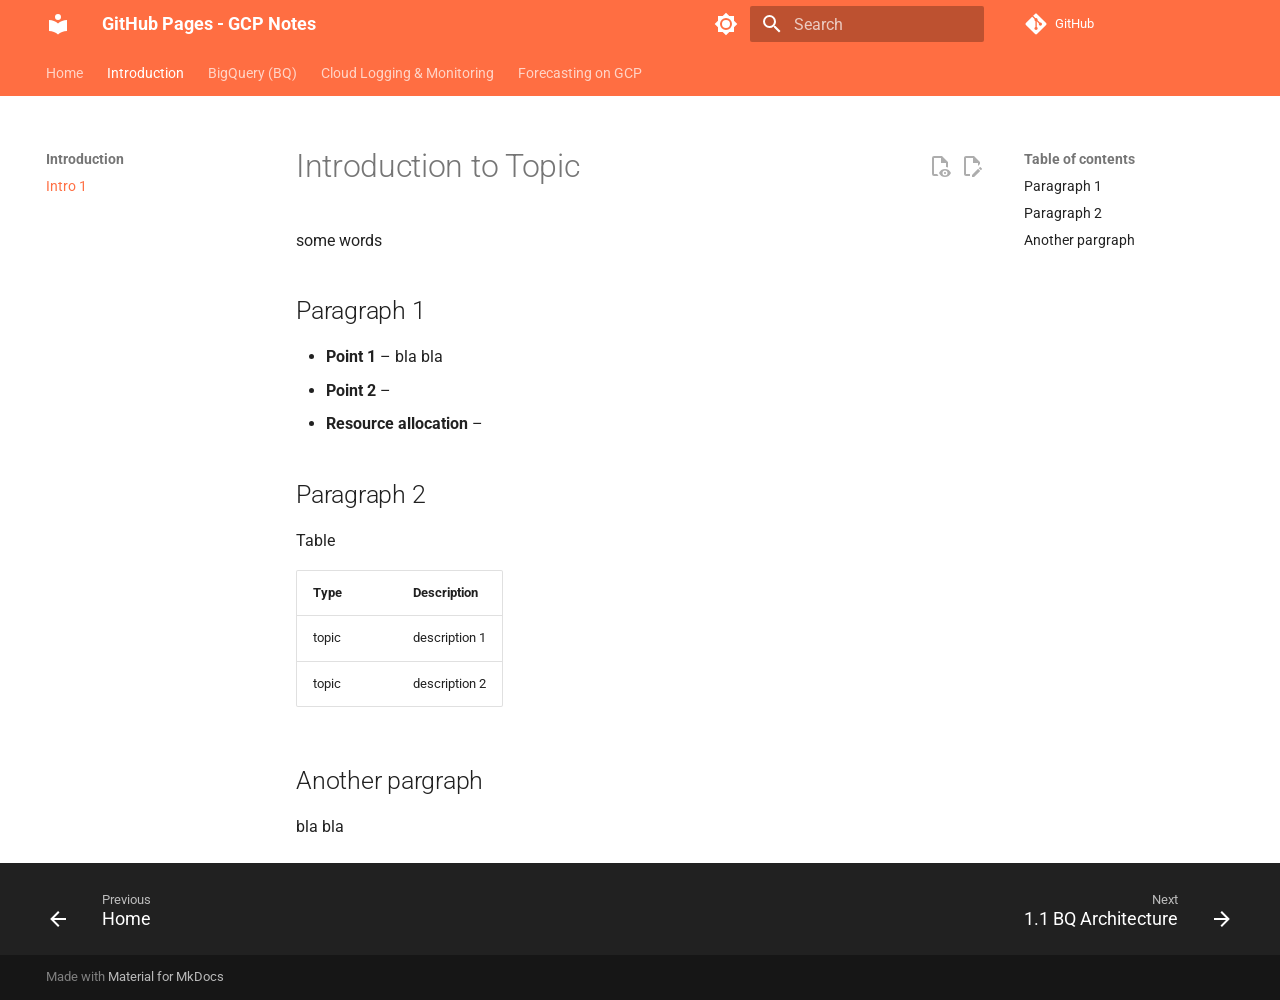
<file: intro_1/index.html>
<!doctype html>
<html lang="en" class="no-js">
  <head>
    
      <meta charset="utf-8">
      <meta name="viewport" content="width=device-width,initial-scale=1">
      
      
      
        <link rel="canonical" href="https://aurafrizzati.github.io/google-cloud-platform-notes/intro_1/">
      
      
        <link rel="prev" href="..">
      
      
        <link rel="next" href="../1_1_BQ_architecture/">
      
      
      <link rel="icon" href="../assets/images/favicon.png">
      <meta name="generator" content="mkdocs-1.6.1, mkdocs-material-9.6.21">
    
    
      
        <title>Intro 1 - GitHub Pages - GCP Notes</title>
      
    
    
      <link rel="stylesheet" href="../assets/stylesheets/main.2a3383ac.min.css">
      
        
        <link rel="stylesheet" href="../assets/stylesheets/palette.06af60db.min.css">
      
      


    
    
      
    
    
      
        
        
        <link rel="preconnect" href="https://fonts.gstatic.com" crossorigin>
        <link rel="stylesheet" href="https://fonts.googleapis.com/css?family=Roboto:300,300i,400,400i,700,700i%7CRoboto+Mono:400,400i,700,700i&display=fallback">
        <style>:root{--md-text-font:"Roboto";--md-code-font:"Roboto Mono"}</style>
      
    
    
    <script>__md_scope=new URL("..",location),__md_hash=e=>[...e].reduce(((e,_)=>(e<<5)-e+_.charCodeAt(0)),0),__md_get=(e,_=localStorage,t=__md_scope)=>JSON.parse(_.getItem(t.pathname+"."+e)),__md_set=(e,_,t=localStorage,a=__md_scope)=>{try{t.setItem(a.pathname+"."+e,JSON.stringify(_))}catch(e){}}</script>
    
      

    
    
    
  </head>
  
  
    
    
      
    
    
    
    
    <body dir="ltr" data-md-color-scheme="default" data-md-color-primary="deep-orange" data-md-color-accent="orange">
  
    
    <input class="md-toggle" data-md-toggle="drawer" type="checkbox" id="__drawer" autocomplete="off">
    <input class="md-toggle" data-md-toggle="search" type="checkbox" id="__search" autocomplete="off">
    <label class="md-overlay" for="__drawer"></label>
    <div data-md-component="skip">
      
        
        <a href="#introduction-to-topic" class="md-skip">
          Skip to content
        </a>
      
    </div>
    <div data-md-component="announce">
      
    </div>
    
    
      

<header class="md-header" data-md-component="header">
  <nav class="md-header__inner md-grid" aria-label="Header">
    <a href=".." title="GitHub Pages - GCP Notes" class="md-header__button md-logo" aria-label="GitHub Pages - GCP Notes" data-md-component="logo">
      
  
  <svg xmlns="http://www.w3.org/2000/svg" viewBox="0 0 24 24"><path d="M12 8a3 3 0 0 0 3-3 3 3 0 0 0-3-3 3 3 0 0 0-3 3 3 3 0 0 0 3 3m0 3.54C9.64 9.35 6.5 8 3 8v11c3.5 0 6.64 1.35 9 3.54 2.36-2.19 5.5-3.54 9-3.54V8c-3.5 0-6.64 1.35-9 3.54"/></svg>

    </a>
    <label class="md-header__button md-icon" for="__drawer">
      
      <svg xmlns="http://www.w3.org/2000/svg" viewBox="0 0 24 24"><path d="M3 6h18v2H3zm0 5h18v2H3zm0 5h18v2H3z"/></svg>
    </label>
    <div class="md-header__title" data-md-component="header-title">
      <div class="md-header__ellipsis">
        <div class="md-header__topic">
          <span class="md-ellipsis">
            GitHub Pages - GCP Notes
          </span>
        </div>
        <div class="md-header__topic" data-md-component="header-topic">
          <span class="md-ellipsis">
            
              Intro 1
            
          </span>
        </div>
      </div>
    </div>
    
      
        <form class="md-header__option" data-md-component="palette">
  
    
    
    
    <input class="md-option" data-md-color-media="" data-md-color-scheme="default" data-md-color-primary="deep-orange" data-md-color-accent="orange"  aria-label="Switch to dark mode"  type="radio" name="__palette" id="__palette_0">
    
      <label class="md-header__button md-icon" title="Switch to dark mode" for="__palette_1" hidden>
        <svg xmlns="http://www.w3.org/2000/svg" viewBox="0 0 24 24"><path d="M12 8a4 4 0 0 0-4 4 4 4 0 0 0 4 4 4 4 0 0 0 4-4 4 4 0 0 0-4-4m0 10a6 6 0 0 1-6-6 6 6 0 0 1 6-6 6 6 0 0 1 6 6 6 6 0 0 1-6 6m8-9.31V4h-4.69L12 .69 8.69 4H4v4.69L.69 12 4 15.31V20h4.69L12 23.31 15.31 20H20v-4.69L23.31 12z"/></svg>
      </label>
    
  
    
    
    
    <input class="md-option" data-md-color-media="" data-md-color-scheme="slate" data-md-color-primary="deep-orange" data-md-color-accent="orange"  aria-label="Switch to light mode"  type="radio" name="__palette" id="__palette_1">
    
      <label class="md-header__button md-icon" title="Switch to light mode" for="__palette_0" hidden>
        <svg xmlns="http://www.w3.org/2000/svg" viewBox="0 0 24 24"><path d="M12 18c-.89 0-1.74-.2-2.5-.55C11.56 16.5 13 14.42 13 12s-1.44-4.5-3.5-5.45C10.26 6.2 11.11 6 12 6a6 6 0 0 1 6 6 6 6 0 0 1-6 6m8-9.31V4h-4.69L12 .69 8.69 4H4v4.69L.69 12 4 15.31V20h4.69L12 23.31 15.31 20H20v-4.69L23.31 12z"/></svg>
      </label>
    
  
</form>
      
    
    
      <script>var palette=__md_get("__palette");if(palette&&palette.color){if("(prefers-color-scheme)"===palette.color.media){var media=matchMedia("(prefers-color-scheme: light)"),input=document.querySelector(media.matches?"[data-md-color-media='(prefers-color-scheme: light)']":"[data-md-color-media='(prefers-color-scheme: dark)']");palette.color.media=input.getAttribute("data-md-color-media"),palette.color.scheme=input.getAttribute("data-md-color-scheme"),palette.color.primary=input.getAttribute("data-md-color-primary"),palette.color.accent=input.getAttribute("data-md-color-accent")}for(var[key,value]of Object.entries(palette.color))document.body.setAttribute("data-md-color-"+key,value)}</script>
    
    
    
      
      
        <label class="md-header__button md-icon" for="__search">
          
          <svg xmlns="http://www.w3.org/2000/svg" viewBox="0 0 24 24"><path d="M9.5 3A6.5 6.5 0 0 1 16 9.5c0 1.61-.59 3.09-1.56 4.23l.27.27h.79l5 5-1.5 1.5-5-5v-.79l-.27-.27A6.52 6.52 0 0 1 9.5 16 6.5 6.5 0 0 1 3 9.5 6.5 6.5 0 0 1 9.5 3m0 2C7 5 5 7 5 9.5S7 14 9.5 14 14 12 14 9.5 12 5 9.5 5"/></svg>
        </label>
        <div class="md-search" data-md-component="search" role="dialog">
  <label class="md-search__overlay" for="__search"></label>
  <div class="md-search__inner" role="search">
    <form class="md-search__form" name="search">
      <input type="text" class="md-search__input" name="query" aria-label="Search" placeholder="Search" autocapitalize="off" autocorrect="off" autocomplete="off" spellcheck="false" data-md-component="search-query" required>
      <label class="md-search__icon md-icon" for="__search">
        
        <svg xmlns="http://www.w3.org/2000/svg" viewBox="0 0 24 24"><path d="M9.5 3A6.5 6.5 0 0 1 16 9.5c0 1.61-.59 3.09-1.56 4.23l.27.27h.79l5 5-1.5 1.5-5-5v-.79l-.27-.27A6.52 6.52 0 0 1 9.5 16 6.5 6.5 0 0 1 3 9.5 6.5 6.5 0 0 1 9.5 3m0 2C7 5 5 7 5 9.5S7 14 9.5 14 14 12 14 9.5 12 5 9.5 5"/></svg>
        
        <svg xmlns="http://www.w3.org/2000/svg" viewBox="0 0 24 24"><path d="M20 11v2H8l5.5 5.5-1.42 1.42L4.16 12l7.92-7.92L13.5 5.5 8 11z"/></svg>
      </label>
      <nav class="md-search__options" aria-label="Search">
        
        <button type="reset" class="md-search__icon md-icon" title="Clear" aria-label="Clear" tabindex="-1">
          
          <svg xmlns="http://www.w3.org/2000/svg" viewBox="0 0 24 24"><path d="M19 6.41 17.59 5 12 10.59 6.41 5 5 6.41 10.59 12 5 17.59 6.41 19 12 13.41 17.59 19 19 17.59 13.41 12z"/></svg>
        </button>
      </nav>
      
    </form>
    <div class="md-search__output">
      <div class="md-search__scrollwrap" tabindex="0" data-md-scrollfix>
        <div class="md-search-result" data-md-component="search-result">
          <div class="md-search-result__meta">
            Initializing search
          </div>
          <ol class="md-search-result__list" role="presentation"></ol>
        </div>
      </div>
    </div>
  </div>
</div>
      
    
    
      <div class="md-header__source">
        <a href="https://github.com/AuraFrizzati/google-cloud-platform-notes/" title="Go to repository" class="md-source" data-md-component="source">
  <div class="md-source__icon md-icon">
    
    <svg xmlns="http://www.w3.org/2000/svg" viewBox="0 0 448 512"><!--! Font Awesome Free 7.0.1 by @fontawesome - https://fontawesome.com License - https://fontawesome.com/license/free (Icons: CC BY 4.0, Fonts: SIL OFL 1.1, Code: MIT License) Copyright 2025 Fonticons, Inc.--><path d="M439.6 236.1 244 40.5c-5.4-5.5-12.8-8.5-20.4-8.5s-15 3-20.4 8.4L162.5 81l51.5 51.5c27.1-9.1 52.7 16.8 43.4 43.7l49.7 49.7c34.2-11.8 61.2 31 35.5 56.7-26.5 26.5-70.2-2.9-56-37.3L240.3 199v121.9c25.3 12.5 22.3 41.8 9.1 55-6.4 6.4-15.2 10.1-24.3 10.1s-17.8-3.6-24.3-10.1c-17.6-17.6-11.1-46.9 11.2-56v-123c-20.8-8.5-24.6-30.7-18.6-45L142.6 101 8.5 235.1C3 240.6 0 247.9 0 255.5s3 15 8.5 20.4l195.6 195.7c5.4 5.4 12.7 8.4 20.4 8.4s15-3 20.4-8.4l194.7-194.7c5.4-5.4 8.4-12.8 8.4-20.4s-3-15-8.4-20.4"/></svg>
  </div>
  <div class="md-source__repository">
    GitHub
  </div>
</a>
      </div>
    
  </nav>
  
</header>
    
    <div class="md-container" data-md-component="container">
      
      
        
          
            
<nav class="md-tabs" aria-label="Tabs" data-md-component="tabs">
  <div class="md-grid">
    <ul class="md-tabs__list">
      
        
  
  
  
  
    <li class="md-tabs__item">
      <a href=".." class="md-tabs__link">
        
  
  
    
  
  Home

      </a>
    </li>
  

      
        
  
  
  
    
  
  
    
    
      <li class="md-tabs__item md-tabs__item--active">
        <a href="./" class="md-tabs__link">
          
  
  
  Introduction

        </a>
      </li>
    
  

      
        
  
  
  
  
    
    
      <li class="md-tabs__item">
        <a href="../1_1_BQ_architecture/" class="md-tabs__link">
          
  
  
  BigQuery (BQ)

        </a>
      </li>
    
  

      
        
  
  
  
  
    
    
      <li class="md-tabs__item">
        <a href="../2_1_cloud_logging/" class="md-tabs__link">
          
  
  
  Cloud Logging & Monitoring

        </a>
      </li>
    
  

      
        
  
  
  
  
    
    
      <li class="md-tabs__item">
        <a href="../3_1_ts_and_fct_fundamentals/" class="md-tabs__link">
          
  
  
  Forecasting on GCP

        </a>
      </li>
    
  

      
    </ul>
  </div>
</nav>
          
        
      
      <main class="md-main" data-md-component="main">
        <div class="md-main__inner md-grid">
          
            
              
              <div class="md-sidebar md-sidebar--primary" data-md-component="sidebar" data-md-type="navigation" >
                <div class="md-sidebar__scrollwrap">
                  <div class="md-sidebar__inner">
                    


  


<nav class="md-nav md-nav--primary md-nav--lifted" aria-label="Navigation" data-md-level="0">
  <label class="md-nav__title" for="__drawer">
    <a href=".." title="GitHub Pages - GCP Notes" class="md-nav__button md-logo" aria-label="GitHub Pages - GCP Notes" data-md-component="logo">
      
  
  <svg xmlns="http://www.w3.org/2000/svg" viewBox="0 0 24 24"><path d="M12 8a3 3 0 0 0 3-3 3 3 0 0 0-3-3 3 3 0 0 0-3 3 3 3 0 0 0 3 3m0 3.54C9.64 9.35 6.5 8 3 8v11c3.5 0 6.64 1.35 9 3.54 2.36-2.19 5.5-3.54 9-3.54V8c-3.5 0-6.64 1.35-9 3.54"/></svg>

    </a>
    GitHub Pages - GCP Notes
  </label>
  
    <div class="md-nav__source">
      <a href="https://github.com/AuraFrizzati/google-cloud-platform-notes/" title="Go to repository" class="md-source" data-md-component="source">
  <div class="md-source__icon md-icon">
    
    <svg xmlns="http://www.w3.org/2000/svg" viewBox="0 0 448 512"><!--! Font Awesome Free 7.0.1 by @fontawesome - https://fontawesome.com License - https://fontawesome.com/license/free (Icons: CC BY 4.0, Fonts: SIL OFL 1.1, Code: MIT License) Copyright 2025 Fonticons, Inc.--><path d="M439.6 236.1 244 40.5c-5.4-5.5-12.8-8.5-20.4-8.5s-15 3-20.4 8.4L162.5 81l51.5 51.5c27.1-9.1 52.7 16.8 43.4 43.7l49.7 49.7c34.2-11.8 61.2 31 35.5 56.7-26.5 26.5-70.2-2.9-56-37.3L240.3 199v121.9c25.3 12.5 22.3 41.8 9.1 55-6.4 6.4-15.2 10.1-24.3 10.1s-17.8-3.6-24.3-10.1c-17.6-17.6-11.1-46.9 11.2-56v-123c-20.8-8.5-24.6-30.7-18.6-45L142.6 101 8.5 235.1C3 240.6 0 247.9 0 255.5s3 15 8.5 20.4l195.6 195.7c5.4 5.4 12.7 8.4 20.4 8.4s15-3 20.4-8.4l194.7-194.7c5.4-5.4 8.4-12.8 8.4-20.4s-3-15-8.4-20.4"/></svg>
  </div>
  <div class="md-source__repository">
    GitHub
  </div>
</a>
    </div>
  
  <ul class="md-nav__list" data-md-scrollfix>
    
      
      
  
  
  
  
    <li class="md-nav__item">
      <a href=".." class="md-nav__link">
        
  
  
  <span class="md-ellipsis">
    Home
    
  </span>
  

      </a>
    </li>
  

    
      
      
  
  
    
  
  
  
    
    
    
    
      
        
        
      
      
    
    
    <li class="md-nav__item md-nav__item--active md-nav__item--section md-nav__item--nested">
      
        
        
        <input class="md-nav__toggle md-toggle " type="checkbox" id="__nav_2" checked>
        
          
          <label class="md-nav__link" for="__nav_2" id="__nav_2_label" tabindex="">
            
  
  
  <span class="md-ellipsis">
    Introduction
    
  </span>
  

            <span class="md-nav__icon md-icon"></span>
          </label>
        
        <nav class="md-nav" data-md-level="1" aria-labelledby="__nav_2_label" aria-expanded="true">
          <label class="md-nav__title" for="__nav_2">
            <span class="md-nav__icon md-icon"></span>
            Introduction
          </label>
          <ul class="md-nav__list" data-md-scrollfix>
            
              
                
  
  
    
  
  
  
    <li class="md-nav__item md-nav__item--active">
      
      <input class="md-nav__toggle md-toggle" type="checkbox" id="__toc">
      
      
        
      
      
        <label class="md-nav__link md-nav__link--active" for="__toc">
          
  
  
  <span class="md-ellipsis">
    Intro 1
    
  </span>
  

          <span class="md-nav__icon md-icon"></span>
        </label>
      
      <a href="./" class="md-nav__link md-nav__link--active">
        
  
  
  <span class="md-ellipsis">
    Intro 1
    
  </span>
  

      </a>
      
        

<nav class="md-nav md-nav--secondary" aria-label="Table of contents">
  
  
  
    
  
  
    <label class="md-nav__title" for="__toc">
      <span class="md-nav__icon md-icon"></span>
      Table of contents
    </label>
    <ul class="md-nav__list" data-md-component="toc" data-md-scrollfix>
      
        <li class="md-nav__item">
  <a href="#paragraph-1" class="md-nav__link">
    <span class="md-ellipsis">
      Paragraph 1
    </span>
  </a>
  
</li>
      
        <li class="md-nav__item">
  <a href="#paragraph-2" class="md-nav__link">
    <span class="md-ellipsis">
      Paragraph 2
    </span>
  </a>
  
</li>
      
        <li class="md-nav__item">
  <a href="#another-pargraph" class="md-nav__link">
    <span class="md-ellipsis">
      Another pargraph
    </span>
  </a>
  
</li>
      
    </ul>
  
</nav>
      
    </li>
  

              
            
          </ul>
        </nav>
      
    </li>
  

    
      
      
  
  
  
  
    
    
    
    
      
      
    
    
    <li class="md-nav__item md-nav__item--nested">
      
        
        
        <input class="md-nav__toggle md-toggle " type="checkbox" id="__nav_3" >
        
          
          <label class="md-nav__link" for="__nav_3" id="__nav_3_label" tabindex="0">
            
  
  
  <span class="md-ellipsis">
    BigQuery (BQ)
    
  </span>
  

            <span class="md-nav__icon md-icon"></span>
          </label>
        
        <nav class="md-nav" data-md-level="1" aria-labelledby="__nav_3_label" aria-expanded="false">
          <label class="md-nav__title" for="__nav_3">
            <span class="md-nav__icon md-icon"></span>
            BigQuery (BQ)
          </label>
          <ul class="md-nav__list" data-md-scrollfix>
            
              
                
  
  
  
  
    <li class="md-nav__item">
      <a href="../1_1_BQ_architecture/" class="md-nav__link">
        
  
  
  <span class="md-ellipsis">
    1.1 BQ Architecture
    
  </span>
  

      </a>
    </li>
  

              
            
          </ul>
        </nav>
      
    </li>
  

    
      
      
  
  
  
  
    
    
    
    
      
      
    
    
    <li class="md-nav__item md-nav__item--nested">
      
        
        
        <input class="md-nav__toggle md-toggle " type="checkbox" id="__nav_4" >
        
          
          <label class="md-nav__link" for="__nav_4" id="__nav_4_label" tabindex="0">
            
  
  
  <span class="md-ellipsis">
    Cloud Logging & Monitoring
    
  </span>
  

            <span class="md-nav__icon md-icon"></span>
          </label>
        
        <nav class="md-nav" data-md-level="1" aria-labelledby="__nav_4_label" aria-expanded="false">
          <label class="md-nav__title" for="__nav_4">
            <span class="md-nav__icon md-icon"></span>
            Cloud Logging & Monitoring
          </label>
          <ul class="md-nav__list" data-md-scrollfix>
            
              
                
  
  
  
  
    <li class="md-nav__item">
      <a href="../2_1_cloud_logging/" class="md-nav__link">
        
  
  
  <span class="md-ellipsis">
    1 Cloud Logging
    
  </span>
  

      </a>
    </li>
  

              
            
          </ul>
        </nav>
      
    </li>
  

    
      
      
  
  
  
  
    
    
    
    
      
      
    
    
    <li class="md-nav__item md-nav__item--nested">
      
        
        
        <input class="md-nav__toggle md-toggle " type="checkbox" id="__nav_5" >
        
          
          <label class="md-nav__link" for="__nav_5" id="__nav_5_label" tabindex="0">
            
  
  
  <span class="md-ellipsis">
    Forecasting on GCP
    
  </span>
  

            <span class="md-nav__icon md-icon"></span>
          </label>
        
        <nav class="md-nav" data-md-level="1" aria-labelledby="__nav_5_label" aria-expanded="false">
          <label class="md-nav__title" for="__nav_5">
            <span class="md-nav__icon md-icon"></span>
            Forecasting on GCP
          </label>
          <ul class="md-nav__list" data-md-scrollfix>
            
              
                
  
  
  
  
    <li class="md-nav__item">
      <a href="../3_1_ts_and_fct_fundamentals/" class="md-nav__link">
        
  
  
  <span class="md-ellipsis">
    1 Time Series and Forecasting Fundamentals
    
  </span>
  

      </a>
    </li>
  

              
            
              
                
  
  
  
  
    <li class="md-nav__item">
      <a href="../3_2_forecasting_options_gcp/" class="md-nav__link">
        
  
  
  <span class="md-ellipsis">
    2 Forecasting Options on Google Cloud
    
  </span>
  

      </a>
    </li>
  

              
            
              
                
  
  
  
  
    <li class="md-nav__item">
      <a href="../3_3_forecasting_tutorial_bqml/" class="md-nav__link">
        
  
  
  <span class="md-ellipsis">
    3 Forecasting Tutorial BigQuery ML
    
  </span>
  

      </a>
    </li>
  

              
            
              
                
  
  
  
  
    <li class="md-nav__item">
      <a href="../bqml_pricing_calculator/" class="md-nav__link">
        
  
  
  <span class="md-ellipsis">
    4 BigQuery ML Pricing Calculator
    
  </span>
  

      </a>
    </li>
  

              
            
          </ul>
        </nav>
      
    </li>
  

    
  </ul>
</nav>
                  </div>
                </div>
              </div>
            
            
              
              <div class="md-sidebar md-sidebar--secondary" data-md-component="sidebar" data-md-type="toc" >
                <div class="md-sidebar__scrollwrap">
                  <div class="md-sidebar__inner">
                    

<nav class="md-nav md-nav--secondary" aria-label="Table of contents">
  
  
  
    
  
  
    <label class="md-nav__title" for="__toc">
      <span class="md-nav__icon md-icon"></span>
      Table of contents
    </label>
    <ul class="md-nav__list" data-md-component="toc" data-md-scrollfix>
      
        <li class="md-nav__item">
  <a href="#paragraph-1" class="md-nav__link">
    <span class="md-ellipsis">
      Paragraph 1
    </span>
  </a>
  
</li>
      
        <li class="md-nav__item">
  <a href="#paragraph-2" class="md-nav__link">
    <span class="md-ellipsis">
      Paragraph 2
    </span>
  </a>
  
</li>
      
        <li class="md-nav__item">
  <a href="#another-pargraph" class="md-nav__link">
    <span class="md-ellipsis">
      Another pargraph
    </span>
  </a>
  
</li>
      
    </ul>
  
</nav>
                  </div>
                </div>
              </div>
            
          
          
            <div class="md-content" data-md-component="content">
              <article class="md-content__inner md-typeset">
                
                  


  
    <a href="https://github.com/AuraFrizzati/google-cloud-platform-notes/edit/main/doc/intro_1.md" title="Edit this page" class="md-content__button md-icon" rel="edit">
      
      <svg xmlns="http://www.w3.org/2000/svg" viewBox="0 0 24 24"><path d="M10 20H6V4h7v5h5v3.1l2-2V8l-6-6H6c-1.1 0-2 .9-2 2v16c0 1.1.9 2 2 2h4zm10.2-7c.1 0 .3.1.4.2l1.3 1.3c.2.2.2.6 0 .8l-1 1-2.1-2.1 1-1c.1-.1.2-.2.4-.2m0 3.9L14.1 23H12v-2.1l6.1-6.1z"/></svg>
    </a>
  
  
    
      
    
    <a href="https://github.com/AuraFrizzati/google-cloud-platform-notes/raw/main/doc/intro_1.md" title="View source of this page" class="md-content__button md-icon">
      
      <svg xmlns="http://www.w3.org/2000/svg" viewBox="0 0 24 24"><path d="M17 18c.56 0 1 .44 1 1s-.44 1-1 1-1-.44-1-1 .44-1 1-1m0-3c-2.73 0-5.06 1.66-6 4 .94 2.34 3.27 4 6 4s5.06-1.66 6-4c-.94-2.34-3.27-4-6-4m0 6.5a2.5 2.5 0 0 1-2.5-2.5 2.5 2.5 0 0 1 2.5-2.5 2.5 2.5 0 0 1 2.5 2.5 2.5 2.5 0 0 1-2.5 2.5M9.27 20H6V4h7v5h5v4.07c.7.08 1.36.25 2 .49V8l-6-6H6a2 2 0 0 0-2 2v16a2 2 0 0 0 2 2h4.5a8.2 8.2 0 0 1-1.23-2"/></svg>
    </a>
  


<h1 id="introduction-to-topic">Introduction to Topic</h1>
<p>some words</p>
<h2 id="paragraph-1">Paragraph 1</h2>
<ul>
<li><strong>Point 1</strong> – bla bla</li>
<li><strong>Point 2</strong> – </li>
<li><strong>Resource allocation</strong> – </li>
</ul>
<h2 id="paragraph-2">Paragraph 2</h2>
<p>Table</p>
<table>
<thead>
<tr>
<th>Type</th>
<th>Description</th>
</tr>
</thead>
<tbody>
<tr>
<td>topic</td>
<td>description 1</td>
</tr>
<tr>
<td>topic</td>
<td>description 2</td>
</tr>
</tbody>
</table>
<h2 id="another-pargraph">Another pargraph</h2>
<p>bla bla</p>












                
              </article>
            </div>
          
          
<script>var target=document.getElementById(location.hash.slice(1));target&&target.name&&(target.checked=target.name.startsWith("__tabbed_"))</script>
        </div>
        
      </main>
      
        <footer class="md-footer">
  
    
      
      <nav class="md-footer__inner md-grid" aria-label="Footer" >
        
          
          <a href=".." class="md-footer__link md-footer__link--prev" aria-label="Previous: Home">
            <div class="md-footer__button md-icon">
              
              <svg xmlns="http://www.w3.org/2000/svg" viewBox="0 0 24 24"><path d="M20 11v2H8l5.5 5.5-1.42 1.42L4.16 12l7.92-7.92L13.5 5.5 8 11z"/></svg>
            </div>
            <div class="md-footer__title">
              <span class="md-footer__direction">
                Previous
              </span>
              <div class="md-ellipsis">
                Home
              </div>
            </div>
          </a>
        
        
          
          <a href="../1_1_BQ_architecture/" class="md-footer__link md-footer__link--next" aria-label="Next: 1.1 BQ Architecture">
            <div class="md-footer__title">
              <span class="md-footer__direction">
                Next
              </span>
              <div class="md-ellipsis">
                1.1 BQ Architecture
              </div>
            </div>
            <div class="md-footer__button md-icon">
              
              <svg xmlns="http://www.w3.org/2000/svg" viewBox="0 0 24 24"><path d="M4 11v2h12l-5.5 5.5 1.42 1.42L19.84 12l-7.92-7.92L10.5 5.5 16 11z"/></svg>
            </div>
          </a>
        
      </nav>
    
  
  <div class="md-footer-meta md-typeset">
    <div class="md-footer-meta__inner md-grid">
      <div class="md-copyright">
  
  
    Made with
    <a href="https://squidfunk.github.io/mkdocs-material/" target="_blank" rel="noopener">
      Material for MkDocs
    </a>
  
</div>
      
    </div>
  </div>
</footer>
      
    </div>
    <div class="md-dialog" data-md-component="dialog">
      <div class="md-dialog__inner md-typeset"></div>
    </div>
    
    
    
      
      <script id="__config" type="application/json">{"base": "..", "features": ["navigation.tabs", "navigation.footer", "content.action.edit", "content.action.view", "content.code.copy"], "search": "../assets/javascripts/workers/search.973d3a69.min.js", "tags": null, "translations": {"clipboard.copied": "Copied to clipboard", "clipboard.copy": "Copy to clipboard", "search.result.more.one": "1 more on this page", "search.result.more.other": "# more on this page", "search.result.none": "No matching documents", "search.result.one": "1 matching document", "search.result.other": "# matching documents", "search.result.placeholder": "Type to start searching", "search.result.term.missing": "Missing", "select.version": "Select version"}, "version": null}</script>
    
    
      <script src="../assets/javascripts/bundle.f55a23d4.min.js"></script>
      
    
  </body>
</html>
</file>
<file: assets/stylesheets/main.2a3383ac.min.css>
@charset "UTF-8";html{-webkit-text-size-adjust:none;-moz-text-size-adjust:none;text-size-adjust:none;box-sizing:border-box}*,:after,:before{box-sizing:inherit}@media (prefers-reduced-motion){*,:after,:before{transition:none!important}}body{margin:0}a,button,input,label{-webkit-tap-highlight-color:transparent}a{color:inherit;text-decoration:none}hr{border:0;box-sizing:initial;display:block;height:.05rem;overflow:visible;padding:0}small{font-size:80%}sub,sup{line-height:1em}img{border-style:none}table{border-collapse:initial;border-spacing:0}td,th{font-weight:400;vertical-align:top}button{background:#0000;border:0;font-family:inherit;font-size:inherit;margin:0;padding:0}input{border:0;outline:none}:root{--md-primary-fg-color:#4051b5;--md-primary-fg-color--light:#5d6cc0;--md-primary-fg-color--dark:#303fa1;--md-primary-bg-color:#fff;--md-primary-bg-color--light:#ffffffb3;--md-accent-fg-color:#526cfe;--md-accent-fg-color--transparent:#526cfe1a;--md-accent-bg-color:#fff;--md-accent-bg-color--light:#ffffffb3}[data-md-color-scheme=default]{color-scheme:light}[data-md-color-scheme=default] img[src$="#gh-dark-mode-only"],[data-md-color-scheme=default] img[src$="#only-dark"]{display:none}:root,[data-md-color-scheme=default]{--md-hue:225deg;--md-default-fg-color:#000000de;--md-default-fg-color--light:#0000008a;--md-default-fg-color--lighter:#00000052;--md-default-fg-color--lightest:#00000012;--md-default-bg-color:#fff;--md-default-bg-color--light:#ffffffb3;--md-default-bg-color--lighter:#ffffff4d;--md-default-bg-color--lightest:#ffffff1f;--md-code-fg-color:#36464e;--md-code-bg-color:#f5f5f5;--md-code-hl-color:#4287ff;--md-code-hl-color--light:#4287ff1a;--md-code-hl-number-color:#d52a2a;--md-code-hl-special-color:#db1457;--md-code-hl-function-color:#a846b9;--md-code-hl-constant-color:#6e59d9;--md-code-hl-keyword-color:#3f6ec6;--md-code-hl-string-color:#1c7d4d;--md-code-hl-name-color:var(--md-code-fg-color);--md-code-hl-operator-color:var(--md-default-fg-color--light);--md-code-hl-punctuation-color:var(--md-default-fg-color--light);--md-code-hl-comment-color:var(--md-default-fg-color--light);--md-code-hl-generic-color:var(--md-default-fg-color--light);--md-code-hl-variable-color:var(--md-default-fg-color--light);--md-typeset-color:var(--md-default-fg-color);--md-typeset-a-color:var(--md-primary-fg-color);--md-typeset-del-color:#f5503d26;--md-typeset-ins-color:#0bd57026;--md-typeset-kbd-color:#fafafa;--md-typeset-kbd-accent-color:#fff;--md-typeset-kbd-border-color:#b8b8b8;--md-typeset-mark-color:#ffff0080;--md-typeset-table-color:#0000001f;--md-typeset-table-color--light:rgba(0,0,0,.035);--md-admonition-fg-color:var(--md-default-fg-color);--md-admonition-bg-color:var(--md-default-bg-color);--md-warning-fg-color:#000000de;--md-warning-bg-color:#ff9;--md-footer-fg-color:#fff;--md-footer-fg-color--light:#ffffffb3;--md-footer-fg-color--lighter:#ffffff73;--md-footer-bg-color:#000000de;--md-footer-bg-color--dark:#00000052;--md-shadow-z1:0 0.2rem 0.5rem #0000000d,0 0 0.05rem #0000001a;--md-shadow-z2:0 0.2rem 0.5rem #0000001a,0 0 0.05rem #00000040;--md-shadow-z3:0 0.2rem 0.5rem #0003,0 0 0.05rem #00000059}.md-icon svg{fill:currentcolor;display:block;height:1.2rem;width:1.2rem}body{-webkit-font-smoothing:antialiased;-moz-osx-font-smoothing:grayscale;--md-text-font-family:var(--md-text-font,_),-apple-system,BlinkMacSystemFont,Helvetica,Arial,sans-serif;--md-code-font-family:var(--md-code-font,_),SFMono-Regular,Consolas,Menlo,monospace}aside,body,input{font-feature-settings:"kern","liga";color:var(--md-typeset-color);font-family:var(--md-text-font-family)}code,kbd,pre{font-feature-settings:"kern";font-family:var(--md-code-font-family)}:root{--md-typeset-table-sort-icon:url('data:image/svg+xml;charset=utf-8,<svg xmlns="http://www.w3.org/2000/svg" viewBox="0 0 24 24"><path d="m18 21-4-4h3V7h-3l4-4 4 4h-3v10h3M2 19v-2h10v2M2 13v-2h7v2M2 7V5h4v2z"/></svg>');--md-typeset-table-sort-icon--asc:url('data:image/svg+xml;charset=utf-8,<svg xmlns="http://www.w3.org/2000/svg" viewBox="0 0 24 24"><path d="M19 17h3l-4 4-4-4h3V3h2M2 17h10v2H2M6 5v2H2V5m0 6h7v2H2z"/></svg>');--md-typeset-table-sort-icon--desc:url('data:image/svg+xml;charset=utf-8,<svg xmlns="http://www.w3.org/2000/svg" viewBox="0 0 24 24"><path d="M19 7h3l-4-4-4 4h3v14h2M2 17h10v2H2M6 5v2H2V5m0 6h7v2H2z"/></svg>')}.md-typeset{-webkit-print-color-adjust:exact;color-adjust:exact;font-size:.8rem;line-height:1.6;overflow-wrap:break-word}@media print{.md-typeset{font-size:.68rem}}.md-typeset blockquote,.md-typeset dl,.md-typeset figure,.md-typeset ol,.md-typeset pre,.md-typeset ul{margin-bottom:1em;margin-top:1em}.md-typeset h1{color:var(--md-default-fg-color--light);font-size:2em;line-height:1.3;margin:0 0 1.25em}.md-typeset h1,.md-typeset h2{font-weight:300;letter-spacing:-.01em}.md-typeset h2{font-size:1.5625em;line-height:1.4;margin:1.6em 0 .64em}.md-typeset h3{font-size:1.25em;font-weight:400;letter-spacing:-.01em;line-height:1.5;margin:1.6em 0 .8em}.md-typeset h2+h3{margin-top:.8em}.md-typeset h4{font-weight:700;letter-spacing:-.01em;margin:1em 0}.md-typeset h5,.md-typeset h6{color:var(--md-default-fg-color--light);font-size:.8em;font-weight:700;letter-spacing:-.01em;margin:1.25em 0}.md-typeset h5{text-transform:uppercase}.md-typeset h5 code{text-transform:none}.md-typeset hr{border-bottom:.05rem solid var(--md-default-fg-color--lightest);display:flow-root;margin:1.5em 0}.md-typeset a{color:var(--md-typeset-a-color);word-break:break-word}.md-typeset a,.md-typeset a:before{transition:color 125ms}.md-typeset a:focus,.md-typeset a:hover{color:var(--md-accent-fg-color)}.md-typeset a:focus code,.md-typeset a:hover code{background-color:var(--md-accent-fg-color--transparent)}.md-typeset a code{color:currentcolor;transition:background-color 125ms}.md-typeset a.focus-visible{outline-color:var(--md-accent-fg-color);outline-offset:.2rem}.md-typeset code,.md-typeset kbd,.md-typeset pre{color:var(--md-code-fg-color);direction:ltr;font-variant-ligatures:none}@media print{.md-typeset code,.md-typeset kbd,.md-typeset pre{white-space:pre-wrap}}.md-typeset code{background-color:var(--md-code-bg-color);border-radius:.1rem;-webkit-box-decoration-break:clone;box-decoration-break:clone;font-size:.85em;padding:0 .2941176471em;word-break:break-word}.md-typeset code:not(.focus-visible){-webkit-tap-highlight-color:transparent;outline:none}.md-typeset pre{display:flow-root;line-height:1.4;position:relative}.md-typeset pre>code{-webkit-box-decoration-break:slice;box-decoration-break:slice;box-shadow:none;display:block;margin:0;outline-color:var(--md-accent-fg-color);overflow:auto;padding:.7720588235em 1.1764705882em;scrollbar-color:var(--md-default-fg-color--lighter) #0000;scrollbar-width:thin;touch-action:auto;word-break:normal}.md-typeset pre>code:hover{scrollbar-color:var(--md-accent-fg-color) #0000}.md-typeset pre>code::-webkit-scrollbar{height:.2rem;width:.2rem}.md-typeset pre>code::-webkit-scrollbar-thumb{background-color:var(--md-default-fg-color--lighter)}.md-typeset pre>code::-webkit-scrollbar-thumb:hover{background-color:var(--md-accent-fg-color)}.md-typeset kbd{background-color:var(--md-typeset-kbd-color);border-radius:.1rem;box-shadow:0 .1rem 0 .05rem var(--md-typeset-kbd-border-color),0 .1rem 0 var(--md-typeset-kbd-border-color),0 -.1rem .2rem var(--md-typeset-kbd-accent-color) inset;color:var(--md-default-fg-color);display:inline-block;font-size:.75em;padding:0 .6666666667em;vertical-align:text-top;word-break:break-word}.md-typeset mark{background-color:var(--md-typeset-mark-color);-webkit-box-decoration-break:clone;box-decoration-break:clone;color:inherit;word-break:break-word}.md-typeset abbr{border-bottom:.05rem dotted var(--md-default-fg-color--light);cursor:help;text-decoration:none}.md-typeset small{opacity:.75}[dir=ltr] .md-typeset sub,[dir=ltr] .md-typeset sup{margin-left:.078125em}[dir=rtl] .md-typeset sub,[dir=rtl] .md-typeset sup{margin-right:.078125em}[dir=ltr] .md-typeset blockquote{padding-left:.6rem}[dir=rtl] .md-typeset blockquote{padding-right:.6rem}[dir=ltr] .md-typeset blockquote{border-left:.2rem solid var(--md-default-fg-color--lighter)}[dir=rtl] .md-typeset blockquote{border-right:.2rem solid var(--md-default-fg-color--lighter)}.md-typeset blockquote{color:var(--md-default-fg-color--light);margin-left:0;margin-right:0}.md-typeset ul{list-style-type:disc}.md-typeset ul[type]{list-style-type:revert-layer}[dir=ltr] .md-typeset ol,[dir=ltr] .md-typeset ul{margin-left:.625em}[dir=rtl] .md-typeset ol,[dir=rtl] .md-typeset ul{margin-right:.625em}.md-typeset ol,.md-typeset ul{padding:0}.md-typeset ol:not([hidden]),.md-typeset ul:not([hidden]){display:flow-root}.md-typeset ol ol,.md-typeset ul ol{list-style-type:lower-alpha}.md-typeset ol ol ol,.md-typeset ul ol ol{list-style-type:lower-roman}.md-typeset ol ol ol ol,.md-typeset ul ol ol ol{list-style-type:upper-alpha}.md-typeset ol ol ol ol ol,.md-typeset ul ol ol ol ol{list-style-type:upper-roman}.md-typeset ol[type],.md-typeset ul[type]{list-style-type:revert-layer}[dir=ltr] .md-typeset ol li,[dir=ltr] .md-typeset ul li{margin-left:1.25em}[dir=rtl] .md-typeset ol li,[dir=rtl] .md-typeset ul li{margin-right:1.25em}.md-typeset ol li,.md-typeset ul li{margin-bottom:.5em}.md-typeset ol li blockquote,.md-typeset ol li p,.md-typeset ul li blockquote,.md-typeset ul li p{margin:.5em 0}.md-typeset ol li:last-child,.md-typeset ul li:last-child{margin-bottom:0}[dir=ltr] .md-typeset ol li ol,[dir=ltr] .md-typeset ol li ul,[dir=ltr] .md-typeset ul li ol,[dir=ltr] .md-typeset ul li ul{margin-left:.625em}[dir=rtl] .md-typeset ol li ol,[dir=rtl] .md-typeset ol li ul,[dir=rtl] .md-typeset ul li ol,[dir=rtl] .md-typeset ul li ul{margin-right:.625em}.md-typeset ol li ol,.md-typeset ol li ul,.md-typeset ul li ol,.md-typeset ul li ul{margin-bottom:.5em;margin-top:.5em}[dir=ltr] .md-typeset dd{margin-left:1.875em}[dir=rtl] .md-typeset dd{margin-right:1.875em}.md-typeset dd{margin-bottom:1.5em;margin-top:1em}.md-typeset img,.md-typeset svg,.md-typeset video{height:auto;max-width:100%}.md-typeset img[align=left]{margin:1em 1em 1em 0}.md-typeset img[align=right]{margin:1em 0 1em 1em}.md-typeset img[align]:only-child{margin-top:0}.md-typeset figure{display:flow-root;margin:1em auto;max-width:100%;text-align:center;width:-moz-fit-content;width:fit-content}.md-typeset figure img{display:block;margin:0 auto}.md-typeset figcaption{font-style:italic;margin:1em auto;max-width:24rem}.md-typeset iframe{max-width:100%}.md-typeset table:not([class]){background-color:var(--md-default-bg-color);border:.05rem solid var(--md-typeset-table-color);border-radius:.1rem;display:inline-block;font-size:.64rem;max-width:100%;overflow:auto;touch-action:auto}@media print{.md-typeset table:not([class]){display:table}}.md-typeset table:not([class])+*{margin-top:1.5em}.md-typeset table:not([class]) td>:first-child,.md-typeset table:not([class]) th>:first-child{margin-top:0}.md-typeset table:not([class]) td>:last-child,.md-typeset table:not([class]) th>:last-child{margin-bottom:0}.md-typeset table:not([class]) td:not([align]),.md-typeset table:not([class]) th:not([align]){text-align:left}[dir=rtl] .md-typeset table:not([class]) td:not([align]),[dir=rtl] .md-typeset table:not([class]) th:not([align]){text-align:right}.md-typeset table:not([class]) th{font-weight:700;min-width:5rem;padding:.9375em 1.25em;vertical-align:top}.md-typeset table:not([class]) td{border-top:.05rem solid var(--md-typeset-table-color);padding:.9375em 1.25em;vertical-align:top}.md-typeset table:not([class]) tbody tr{transition:background-color 125ms}.md-typeset table:not([class]) tbody tr:hover{background-color:var(--md-typeset-table-color--light);box-shadow:0 .05rem 0 var(--md-default-bg-color) inset}.md-typeset table:not([class]) a{word-break:normal}.md-typeset table th[role=columnheader]{cursor:pointer}[dir=ltr] .md-typeset table th[role=columnheader]:after{margin-left:.5em}[dir=rtl] .md-typeset table th[role=columnheader]:after{margin-right:.5em}.md-typeset table th[role=columnheader]:after{content:"";display:inline-block;height:1.2em;-webkit-mask-image:var(--md-typeset-table-sort-icon);mask-image:var(--md-typeset-table-sort-icon);-webkit-mask-repeat:no-repeat;mask-repeat:no-repeat;-webkit-mask-size:contain;mask-size:contain;transition:background-color 125ms;vertical-align:text-bottom;width:1.2em}.md-typeset table th[role=columnheader]:hover:after{background-color:var(--md-default-fg-color--lighter)}.md-typeset table th[role=columnheader][aria-sort=ascending]:after{background-color:var(--md-default-fg-color--light);-webkit-mask-image:var(--md-typeset-table-sort-icon--asc);mask-image:var(--md-typeset-table-sort-icon--asc)}.md-typeset table th[role=columnheader][aria-sort=descending]:after{background-color:var(--md-default-fg-color--light);-webkit-mask-image:var(--md-typeset-table-sort-icon--desc);mask-image:var(--md-typeset-table-sort-icon--desc)}.md-typeset__scrollwrap{margin:1em -.8rem;overflow-x:auto;touch-action:auto}.md-typeset__table{display:inline-block;margin-bottom:.5em;padding:0 .8rem}@media print{.md-typeset__table{display:block}}html .md-typeset__table table{display:table;margin:0;overflow:hidden;width:100%}@media screen and (max-width:44.984375em){.md-content__inner>pre{margin:1em -.8rem}.md-content__inner>pre code{border-radius:0}}.md-typeset .md-author{border-radius:100%;display:block;flex-shrink:0;height:1.6rem;overflow:hidden;position:relative;transition:color 125ms,transform 125ms;width:1.6rem}.md-typeset .md-author img{display:block}.md-typeset .md-author--more{background:var(--md-default-fg-color--lightest);color:var(--md-default-fg-color--lighter);font-size:.6rem;font-weight:700;line-height:1.6rem;text-align:center}.md-typeset .md-author--long{height:2.4rem;width:2.4rem}.md-typeset a.md-author{transform:scale(1)}.md-typeset a.md-author img{border-radius:100%;filter:grayscale(100%) opacity(75%);transition:filter 125ms}.md-typeset a.md-author:focus,.md-typeset a.md-author:hover{transform:scale(1.1);z-index:1}.md-typeset a.md-author:focus img,.md-typeset a.md-author:hover img{filter:grayscale(0)}.md-banner{background-color:var(--md-footer-bg-color);color:var(--md-footer-fg-color);overflow:auto}@media print{.md-banner{display:none}}.md-banner--warning{background-color:var(--md-warning-bg-color);color:var(--md-warning-fg-color)}.md-banner__inner{font-size:.7rem;margin:.6rem auto;padding:0 .8rem}[dir=ltr] .md-banner__button{float:right}[dir=rtl] .md-banner__button{float:left}.md-banner__button{color:inherit;cursor:pointer;transition:opacity .25s}.no-js .md-banner__button{display:none}.md-banner__button:hover{opacity:.7}html{font-size:125%;height:100%;overflow-x:hidden}@media screen and (min-width:100em){html{font-size:137.5%}}@media screen and (min-width:125em){html{font-size:150%}}body{background-color:var(--md-default-bg-color);display:flex;flex-direction:column;font-size:.5rem;min-height:100%;position:relative;width:100%}@media print{body{display:block}}@media screen and (max-width:59.984375em){body[data-md-scrolllock]{position:fixed}}.md-grid{margin-left:auto;margin-right:auto;max-width:61rem}.md-container{display:flex;flex-direction:column;flex-grow:1}@media print{.md-container{display:block}}.md-main{flex-grow:1}.md-main__inner{display:flex;height:100%;margin-top:1.5rem}.md-ellipsis{overflow:hidden;text-overflow:ellipsis}.md-toggle{display:none}.md-option{height:0;opacity:0;position:absolute;width:0}.md-option:checked+label:not([hidden]){display:block}.md-option.focus-visible+label{outline-color:var(--md-accent-fg-color);outline-style:auto}.md-skip{background-color:var(--md-default-fg-color);border-radius:.1rem;color:var(--md-default-bg-color);font-size:.64rem;margin:.5rem;opacity:0;outline-color:var(--md-accent-fg-color);padding:.3rem .5rem;position:fixed;transform:translateY(.4rem);z-index:-1}.md-skip:focus{opacity:1;transform:translateY(0);transition:transform .25s cubic-bezier(.4,0,.2,1),opacity 175ms 75ms;z-index:10}@page{margin:25mm}:root{--md-clipboard-icon:url('data:image/svg+xml;charset=utf-8,<svg xmlns="http://www.w3.org/2000/svg" viewBox="0 0 24 24"><path d="M19 21H8V7h11m0-2H8a2 2 0 0 0-2 2v14a2 2 0 0 0 2 2h11a2 2 0 0 0 2-2V7a2 2 0 0 0-2-2m-3-4H4a2 2 0 0 0-2 2v14h2V3h12z"/></svg>')}.md-clipboard{border-radius:.1rem;color:var(--md-default-fg-color--lightest);cursor:pointer;height:1.5em;outline-color:var(--md-accent-fg-color);outline-offset:.1rem;position:absolute;right:.5em;top:.5em;transition:color .25s;width:1.5em;z-index:1}@media print{.md-clipboard{display:none}}.md-clipboard:not(.focus-visible){-webkit-tap-highlight-color:transparent;outline:none}:hover>.md-clipboard{color:var(--md-default-fg-color--light)}.md-clipboard:focus,.md-clipboard:hover{color:var(--md-accent-fg-color)}.md-clipboard:after{background-color:currentcolor;content:"";display:block;height:1.125em;margin:0 auto;-webkit-mask-image:var(--md-clipboard-icon);mask-image:var(--md-clipboard-icon);-webkit-mask-position:center;mask-position:center;-webkit-mask-repeat:no-repeat;mask-repeat:no-repeat;-webkit-mask-size:contain;mask-size:contain;width:1.125em}.md-clipboard--inline{cursor:pointer}.md-clipboard--inline code{transition:color .25s,background-color .25s}.md-clipboard--inline:focus code,.md-clipboard--inline:hover code{background-color:var(--md-accent-fg-color--transparent);color:var(--md-accent-fg-color)}.md-typeset .md-code__content{display:grid}@keyframes consent{0%{opacity:0;transform:translateY(100%)}to{opacity:1;transform:translateY(0)}}@keyframes overlay{0%{opacity:0}to{opacity:1}}.md-consent__overlay{animation:overlay .25s both;-webkit-backdrop-filter:blur(.1rem);backdrop-filter:blur(.1rem);background-color:#0000008a;height:100%;opacity:1;position:fixed;top:0;width:100%;z-index:5}.md-consent__inner{animation:consent .5s cubic-bezier(.1,.7,.1,1) both;background-color:var(--md-default-bg-color);border:0;border-radius:.1rem;bottom:0;box-shadow:0 0 .2rem #0000001a,0 .2rem .4rem #0003;max-height:100%;overflow:auto;padding:0;position:fixed;width:100%;z-index:5}.md-consent__form{padding:.8rem}.md-consent__settings{display:none;margin:1em 0}input:checked+.md-consent__settings{display:block}.md-consent__controls{margin-bottom:.8rem}.md-typeset .md-consent__controls .md-button{display:inline}@media screen and (max-width:44.984375em){.md-typeset .md-consent__controls .md-button{display:block;margin-top:.4rem;text-align:center;width:100%}}.md-consent label{cursor:pointer}.md-content{flex-grow:1;min-width:0}.md-content__inner{margin:0 .8rem 1.2rem;padding-top:.6rem}@media screen and (min-width:76.25em){[dir=ltr] .md-sidebar--primary:not([hidden])~.md-content>.md-content__inner{margin-left:1.2rem}[dir=ltr] .md-sidebar--secondary:not([hidden])~.md-content>.md-content__inner,[dir=rtl] .md-sidebar--primary:not([hidden])~.md-content>.md-content__inner{margin-right:1.2rem}[dir=rtl] .md-sidebar--secondary:not([hidden])~.md-content>.md-content__inner{margin-left:1.2rem}}.md-content__inner:before{content:"";display:block;height:.4rem}.md-content__inner>:last-child{margin-bottom:0}[dir=ltr] .md-content__button{float:right}[dir=rtl] .md-content__button{float:left}[dir=ltr] .md-content__button{margin-left:.4rem}[dir=rtl] .md-content__button{margin-right:.4rem}.md-content__button{margin:.4rem 0;padding:0}@media print{.md-content__button{display:none}}.md-typeset .md-content__button{color:var(--md-default-fg-color--lighter)}.md-content__button svg{display:inline;vertical-align:top}[dir=rtl] .md-content__button svg{transform:scaleX(-1)}[dir=ltr] .md-dialog{right:.8rem}[dir=rtl] .md-dialog{left:.8rem}.md-dialog{background-color:var(--md-default-fg-color);border-radius:.1rem;bottom:.8rem;box-shadow:var(--md-shadow-z3);min-width:11.1rem;opacity:0;padding:.4rem .6rem;pointer-events:none;position:fixed;transform:translateY(100%);transition:transform 0ms .4s,opacity .4s;z-index:4}@media print{.md-dialog{display:none}}.md-dialog--active{opacity:1;pointer-events:auto;transform:translateY(0);transition:transform .4s cubic-bezier(.075,.85,.175,1),opacity .4s}.md-dialog__inner{color:var(--md-default-bg-color);font-size:.7rem}.md-feedback{margin:2em 0 1em;text-align:center}.md-feedback fieldset{border:none;margin:0;padding:0}.md-feedback__title{font-weight:700;margin:1em auto}.md-feedback__inner{position:relative}.md-feedback__list{display:flex;flex-wrap:wrap;place-content:baseline center;position:relative}.md-feedback__list:hover .md-icon:not(:disabled){color:var(--md-default-fg-color--lighter)}:disabled .md-feedback__list{min-height:1.8rem}.md-feedback__icon{color:var(--md-default-fg-color--light);cursor:pointer;flex-shrink:0;margin:0 .1rem;transition:color 125ms}.md-feedback__icon:not(:disabled).md-icon:hover{color:var(--md-accent-fg-color)}.md-feedback__icon:disabled{color:var(--md-default-fg-color--lightest);pointer-events:none}.md-feedback__note{opacity:0;position:relative;transform:translateY(.4rem);transition:transform .4s cubic-bezier(.1,.7,.1,1),opacity .15s}.md-feedback__note>*{margin:0 auto;max-width:16rem}:disabled .md-feedback__note{opacity:1;transform:translateY(0)}@media print{.md-feedback{display:none}}.md-footer{background-color:var(--md-footer-bg-color);color:var(--md-footer-fg-color)}@media print{.md-footer{display:none}}.md-footer__inner{justify-content:space-between;overflow:auto;padding:.2rem}.md-footer__inner:not([hidden]){display:flex}.md-footer__link{align-items:end;display:flex;flex-grow:0.01;margin-bottom:.4rem;margin-top:1rem;max-width:100%;outline-color:var(--md-accent-fg-color);overflow:hidden;transition:opacity .25s}.md-footer__link:focus,.md-footer__link:hover{opacity:.7}[dir=rtl] .md-footer__link svg{transform:scaleX(-1)}@media screen and (max-width:44.984375em){.md-footer__link--prev{flex-shrink:0}.md-footer__link--prev .md-footer__title{display:none}}[dir=ltr] .md-footer__link--next{margin-left:auto}[dir=rtl] .md-footer__link--next{margin-right:auto}.md-footer__link--next{text-align:right}[dir=rtl] .md-footer__link--next{text-align:left}.md-footer__title{flex-grow:1;font-size:.9rem;margin-bottom:.7rem;max-width:calc(100% - 2.4rem);padding:0 1rem;white-space:nowrap}.md-footer__button{margin:.2rem;padding:.4rem}.md-footer__direction{font-size:.64rem;opacity:.7}.md-footer-meta{background-color:var(--md-footer-bg-color--dark)}.md-footer-meta__inner{display:flex;flex-wrap:wrap;justify-content:space-between;padding:.2rem}html .md-footer-meta.md-typeset a{color:var(--md-footer-fg-color--light)}html .md-footer-meta.md-typeset a:focus,html .md-footer-meta.md-typeset a:hover{color:var(--md-footer-fg-color)}.md-copyright{color:var(--md-footer-fg-color--lighter);font-size:.64rem;margin:auto .6rem;padding:.4rem 0;width:100%}@media screen and (min-width:45em){.md-copyright{width:auto}}.md-copyright__highlight{color:var(--md-footer-fg-color--light)}.md-social{display:inline-flex;gap:.2rem;margin:0 .4rem;padding:.2rem 0 .6rem}@media screen and (min-width:45em){.md-social{padding:.6rem 0}}.md-social__link{display:inline-block;height:1.6rem;text-align:center;width:1.6rem}.md-social__link:before{line-height:1.9}.md-social__link svg{fill:currentcolor;max-height:.8rem;vertical-align:-25%}.md-typeset .md-button{border:.1rem solid;border-radius:.1rem;color:var(--md-primary-fg-color);cursor:pointer;display:inline-block;font-weight:700;padding:.625em 2em;transition:color 125ms,background-color 125ms,border-color 125ms}.md-typeset .md-button--primary{background-color:var(--md-primary-fg-color);border-color:var(--md-primary-fg-color);color:var(--md-primary-bg-color)}.md-typeset .md-button:focus,.md-typeset .md-button:hover{background-color:var(--md-accent-fg-color);border-color:var(--md-accent-fg-color);color:var(--md-accent-bg-color)}[dir=ltr] .md-typeset .md-input{border-top-left-radius:.1rem}[dir=ltr] .md-typeset .md-input,[dir=rtl] .md-typeset .md-input{border-top-right-radius:.1rem}[dir=rtl] .md-typeset .md-input{border-top-left-radius:.1rem}.md-typeset .md-input{border-bottom:.1rem solid var(--md-default-fg-color--lighter);box-shadow:var(--md-shadow-z1);font-size:.8rem;height:1.8rem;padding:0 .6rem;transition:border .25s,box-shadow .25s}.md-typeset .md-input:focus,.md-typeset .md-input:hover{border-bottom-color:var(--md-accent-fg-color);box-shadow:var(--md-shadow-z2)}.md-typeset .md-input--stretch{width:100%}.md-header{background-color:var(--md-primary-fg-color);box-shadow:0 0 .2rem #0000,0 .2rem .4rem #0000;color:var(--md-primary-bg-color);display:block;left:0;position:sticky;right:0;top:0;z-index:4}@media print{.md-header{display:none}}.md-header[hidden]{transform:translateY(-100%);transition:transform .25s cubic-bezier(.8,0,.6,1),box-shadow .25s}.md-header--shadow{box-shadow:0 0 .2rem #0000001a,0 .2rem .4rem #0003;transition:transform .25s cubic-bezier(.1,.7,.1,1),box-shadow .25s}.md-header__inner{align-items:center;display:flex;padding:0 .2rem}.md-header__button{color:currentcolor;cursor:pointer;margin:.2rem;outline-color:var(--md-accent-fg-color);padding:.4rem;position:relative;transition:opacity .25s;vertical-align:middle;z-index:1}.md-header__button:hover{opacity:.7}.md-header__button:not([hidden]){display:inline-block}.md-header__button:not(.focus-visible){-webkit-tap-highlight-color:transparent;outline:none}.md-header__button.md-logo{margin:.2rem;padding:.4rem}@media screen and (max-width:76.234375em){.md-header__button.md-logo{display:none}}.md-header__button.md-logo img,.md-header__button.md-logo svg{fill:currentcolor;display:block;height:1.2rem;width:auto}@media screen and (min-width:60em){.md-header__button[for=__search]{display:none}}.no-js .md-header__button[for=__search]{display:none}[dir=rtl] .md-header__button[for=__search] svg{transform:scaleX(-1)}@media screen and (min-width:76.25em){.md-header__button[for=__drawer]{display:none}}.md-header__topic{display:flex;max-width:100%;position:absolute;transition:transform .4s cubic-bezier(.1,.7,.1,1),opacity .15s;white-space:nowrap}.md-header__topic+.md-header__topic{opacity:0;pointer-events:none;transform:translateX(1.25rem);transition:transform .4s cubic-bezier(1,.7,.1,.1),opacity .15s;z-index:-1}[dir=rtl] .md-header__topic+.md-header__topic{transform:translateX(-1.25rem)}.md-header__topic:first-child{font-weight:700}[dir=ltr] .md-header__title{margin-left:1rem;margin-right:.4rem}[dir=rtl] .md-header__title{margin-left:.4rem;margin-right:1rem}.md-header__title{flex-grow:1;font-size:.9rem;height:2.4rem;line-height:2.4rem}.md-header__title--active .md-header__topic{opacity:0;pointer-events:none;transform:translateX(-1.25rem);transition:transform .4s cubic-bezier(1,.7,.1,.1),opacity .15s;z-index:-1}[dir=rtl] .md-header__title--active .md-header__topic{transform:translateX(1.25rem)}.md-header__title--active .md-header__topic+.md-header__topic{opacity:1;pointer-events:auto;transform:translateX(0);transition:transform .4s cubic-bezier(.1,.7,.1,1),opacity .15s;z-index:0}.md-header__title>.md-header__ellipsis{height:100%;position:relative;width:100%}.md-header__option{display:flex;flex-shrink:0;max-width:100%;transition:max-width 0ms .25s,opacity .25s .25s;white-space:nowrap}[data-md-toggle=search]:checked~.md-header .md-header__option{max-width:0;opacity:0;transition:max-width 0ms,opacity 0ms}.md-header__option>input{bottom:0}.md-header__source{display:none}@media screen and (min-width:60em){[dir=ltr] .md-header__source{margin-left:1rem}[dir=rtl] .md-header__source{margin-right:1rem}.md-header__source{display:block;max-width:11.7rem;width:11.7rem}}@media screen and (min-width:76.25em){[dir=ltr] .md-header__source{margin-left:1.4rem}[dir=rtl] .md-header__source{margin-right:1.4rem}}.md-meta{color:var(--md-default-fg-color--light);font-size:.7rem;line-height:1.3}.md-meta__list{display:inline-flex;flex-wrap:wrap;list-style:none;margin:0;padding:0}.md-meta__item:not(:last-child):after{content:"·";margin-left:.2rem;margin-right:.2rem}.md-meta__link{color:var(--md-typeset-a-color)}.md-meta__link:focus,.md-meta__link:hover{color:var(--md-accent-fg-color)}.md-draft{background-color:#ff1744;border-radius:.125em;color:#fff;display:inline-block;font-weight:700;padding-left:.5714285714em;padding-right:.5714285714em}:root{--md-nav-icon--prev:url('data:image/svg+xml;charset=utf-8,<svg xmlns="http://www.w3.org/2000/svg" viewBox="0 0 24 24"><path d="M20 11v2H8l5.5 5.5-1.42 1.42L4.16 12l7.92-7.92L13.5 5.5 8 11z"/></svg>');--md-nav-icon--next:url('data:image/svg+xml;charset=utf-8,<svg xmlns="http://www.w3.org/2000/svg" viewBox="0 0 24 24"><path d="M8.59 16.58 13.17 12 8.59 7.41 10 6l6 6-6 6z"/></svg>');--md-toc-icon:url('data:image/svg+xml;charset=utf-8,<svg xmlns="http://www.w3.org/2000/svg" viewBox="0 0 24 24"><path d="M3 9h14V7H3zm0 4h14v-2H3zm0 4h14v-2H3zm16 0h2v-2h-2zm0-10v2h2V7zm0 6h2v-2h-2z"/></svg>')}.md-nav{font-size:.7rem;line-height:1.3}.md-nav__title{color:var(--md-default-fg-color--light);display:block;font-weight:700;overflow:hidden;padding:0 .6rem;text-overflow:ellipsis}.md-nav__title .md-nav__button{display:none}.md-nav__title .md-nav__button img{height:100%;width:auto}.md-nav__title .md-nav__button.md-logo img,.md-nav__title .md-nav__button.md-logo svg{fill:currentcolor;display:block;height:2.4rem;max-width:100%;object-fit:contain;width:auto}.md-nav__list{list-style:none;margin:0;padding:0}.md-nav__link{align-items:flex-start;display:flex;gap:.4rem;margin-top:.625em;scroll-snap-align:start;transition:color 125ms}.md-nav__link--passed{color:var(--md-default-fg-color--light)}.md-nav__item .md-nav__link--active,.md-nav__item .md-nav__link--active code{color:var(--md-typeset-a-color)}.md-nav__link .md-ellipsis{position:relative}[dir=ltr] .md-nav__link .md-icon:last-child{margin-left:auto}[dir=rtl] .md-nav__link .md-icon:last-child{margin-right:auto}.md-nav__link svg{fill:currentcolor;flex-shrink:0;height:1.3em;position:relative}.md-nav__link[for]:focus,.md-nav__link[for]:hover,.md-nav__link[href]:focus,.md-nav__link[href]:hover{color:var(--md-accent-fg-color);cursor:pointer}.md-nav__link.focus-visible{outline-color:var(--md-accent-fg-color);outline-offset:.2rem}.md-nav--primary .md-nav__link[for=__toc]{display:none}.md-nav--primary .md-nav__link[for=__toc] .md-icon:after{background-color:currentcolor;display:block;height:100%;-webkit-mask-image:var(--md-toc-icon);mask-image:var(--md-toc-icon);width:100%}.md-nav--primary .md-nav__link[for=__toc]~.md-nav{display:none}.md-nav__container>.md-nav__link{margin-top:0}.md-nav__container>.md-nav__link:first-child{flex-grow:1;min-width:0}.md-nav__icon{flex-shrink:0}.md-nav__source{display:none}@media screen and (max-width:76.234375em){.md-nav--primary,.md-nav--primary .md-nav{background-color:var(--md-default-bg-color);display:flex;flex-direction:column;height:100%;left:0;position:absolute;right:0;top:0;z-index:1}.md-nav--primary .md-nav__item,.md-nav--primary .md-nav__title{font-size:.8rem;line-height:1.5}.md-nav--primary .md-nav__title{background-color:var(--md-default-fg-color--lightest);color:var(--md-default-fg-color--light);cursor:pointer;height:5.6rem;line-height:2.4rem;padding:3rem .8rem .2rem;position:relative;white-space:nowrap}[dir=ltr] .md-nav--primary .md-nav__title .md-nav__icon{left:.4rem}[dir=rtl] .md-nav--primary .md-nav__title .md-nav__icon{right:.4rem}.md-nav--primary .md-nav__title .md-nav__icon{display:block;height:1.2rem;margin:.2rem;position:absolute;top:.4rem;width:1.2rem}.md-nav--primary .md-nav__title .md-nav__icon:after{background-color:currentcolor;content:"";display:block;height:100%;-webkit-mask-image:var(--md-nav-icon--prev);mask-image:var(--md-nav-icon--prev);-webkit-mask-position:center;mask-position:center;-webkit-mask-repeat:no-repeat;mask-repeat:no-repeat;-webkit-mask-size:contain;mask-size:contain;width:100%}.md-nav--primary .md-nav__title~.md-nav__list{background-color:var(--md-default-bg-color);box-shadow:0 .05rem 0 var(--md-default-fg-color--lightest) inset;overflow-y:auto;scroll-snap-type:y mandatory;touch-action:pan-y}.md-nav--primary .md-nav__title~.md-nav__list>:first-child{border-top:0}.md-nav--primary .md-nav__title[for=__drawer]{background-color:var(--md-primary-fg-color);color:var(--md-primary-bg-color);font-weight:700}.md-nav--primary .md-nav__title .md-logo{display:block;left:.2rem;margin:.2rem;padding:.4rem;position:absolute;right:.2rem;top:.2rem}.md-nav--primary .md-nav__list{flex:1}.md-nav--primary .md-nav__item{border-top:.05rem solid var(--md-default-fg-color--lightest)}.md-nav--primary .md-nav__item--active>.md-nav__link{color:var(--md-typeset-a-color)}.md-nav--primary .md-nav__item--active>.md-nav__link:focus,.md-nav--primary .md-nav__item--active>.md-nav__link:hover{color:var(--md-accent-fg-color)}.md-nav--primary .md-nav__link{margin-top:0;padding:.6rem .8rem}.md-nav--primary .md-nav__link svg{margin-top:.1em}.md-nav--primary .md-nav__link>.md-nav__link{padding:0}[dir=ltr] .md-nav--primary .md-nav__link .md-nav__icon{margin-right:-.2rem}[dir=rtl] .md-nav--primary .md-nav__link .md-nav__icon{margin-left:-.2rem}.md-nav--primary .md-nav__link .md-nav__icon{font-size:1.2rem;height:1.2rem;width:1.2rem}.md-nav--primary .md-nav__link .md-nav__icon:after{background-color:currentcolor;content:"";display:block;height:100%;-webkit-mask-image:var(--md-nav-icon--next);mask-image:var(--md-nav-icon--next);-webkit-mask-position:center;mask-position:center;-webkit-mask-repeat:no-repeat;mask-repeat:no-repeat;-webkit-mask-size:contain;mask-size:contain;width:100%}[dir=rtl] .md-nav--primary .md-nav__icon:after{transform:scale(-1)}.md-nav--primary .md-nav--secondary .md-nav{background-color:initial;position:static}[dir=ltr] .md-nav--primary .md-nav--secondary .md-nav .md-nav__link{padding-left:1.4rem}[dir=rtl] .md-nav--primary .md-nav--secondary .md-nav .md-nav__link{padding-right:1.4rem}[dir=ltr] .md-nav--primary .md-nav--secondary .md-nav .md-nav .md-nav__link{padding-left:2rem}[dir=rtl] .md-nav--primary .md-nav--secondary .md-nav .md-nav .md-nav__link{padding-right:2rem}[dir=ltr] .md-nav--primary .md-nav--secondary .md-nav .md-nav .md-nav .md-nav__link{padding-left:2.6rem}[dir=rtl] .md-nav--primary .md-nav--secondary .md-nav .md-nav .md-nav .md-nav__link{padding-right:2.6rem}[dir=ltr] .md-nav--primary .md-nav--secondary .md-nav .md-nav .md-nav .md-nav .md-nav__link{padding-left:3.2rem}[dir=rtl] .md-nav--primary .md-nav--secondary .md-nav .md-nav .md-nav .md-nav .md-nav__link{padding-right:3.2rem}.md-nav--secondary{background-color:initial}.md-nav__toggle~.md-nav{display:flex;opacity:0;transform:translateX(100%);transition:transform .25s cubic-bezier(.8,0,.6,1),opacity 125ms 50ms}[dir=rtl] .md-nav__toggle~.md-nav{transform:translateX(-100%)}.md-nav__toggle:checked~.md-nav{opacity:1;transform:translateX(0);transition:transform .25s cubic-bezier(.4,0,.2,1),opacity 125ms 125ms}.md-nav__toggle:checked~.md-nav>.md-nav__list{-webkit-backface-visibility:hidden;backface-visibility:hidden}}@media screen and (max-width:59.984375em){.md-nav--primary .md-nav__link[for=__toc]{display:flex}.md-nav--primary .md-nav__link[for=__toc] .md-icon:after{content:""}.md-nav--primary .md-nav__link[for=__toc]+.md-nav__link{display:none}.md-nav--primary .md-nav__link[for=__toc]~.md-nav{display:flex}.md-nav__source{background-color:var(--md-primary-fg-color--dark);color:var(--md-primary-bg-color);display:block;padding:0 .2rem}}@media screen and (min-width:60em) and (max-width:76.234375em){.md-nav--integrated .md-nav__link[for=__toc]{display:flex}.md-nav--integrated .md-nav__link[for=__toc] .md-icon:after{content:""}.md-nav--integrated .md-nav__link[for=__toc]+.md-nav__link{display:none}.md-nav--integrated .md-nav__link[for=__toc]~.md-nav{display:flex}}@media screen and (min-width:60em){.md-nav{margin-bottom:-.4rem}.md-nav--secondary .md-nav__title{background:var(--md-default-bg-color);box-shadow:0 0 .4rem .4rem var(--md-default-bg-color);position:sticky;top:0;z-index:1}.md-nav--secondary .md-nav__title[for=__toc]{scroll-snap-align:start}.md-nav--secondary .md-nav__title .md-nav__icon{display:none}[dir=ltr] .md-nav--secondary .md-nav__list{padding-left:.6rem}[dir=rtl] .md-nav--secondary .md-nav__list{padding-right:.6rem}.md-nav--secondary .md-nav__list{padding-bottom:.4rem}[dir=ltr] .md-nav--secondary .md-nav__item>.md-nav__link{margin-right:.4rem}[dir=rtl] .md-nav--secondary .md-nav__item>.md-nav__link{margin-left:.4rem}}@media screen and (min-width:76.25em){.md-nav{margin-bottom:-.4rem;transition:max-height .25s cubic-bezier(.86,0,.07,1)}.md-nav--primary .md-nav__title{background:var(--md-default-bg-color);box-shadow:0 0 .4rem .4rem var(--md-default-bg-color);position:sticky;top:0;z-index:1}.md-nav--primary .md-nav__title[for=__drawer]{scroll-snap-align:start}.md-nav--primary .md-nav__title .md-nav__icon{display:none}[dir=ltr] .md-nav--primary .md-nav__list{padding-left:.6rem}[dir=rtl] .md-nav--primary .md-nav__list{padding-right:.6rem}.md-nav--primary .md-nav__list{padding-bottom:.4rem}[dir=ltr] .md-nav--primary .md-nav__item>.md-nav__link{margin-right:.4rem}[dir=rtl] .md-nav--primary .md-nav__item>.md-nav__link{margin-left:.4rem}.md-nav__toggle~.md-nav{display:grid;grid-template-rows:minmax(.4rem,0fr);opacity:0;transition:grid-template-rows .25s cubic-bezier(.86,0,.07,1),opacity .25s,visibility 0ms .25s;visibility:collapse}.md-nav__toggle~.md-nav>.md-nav__list{overflow:hidden}.md-nav__toggle.md-toggle--indeterminate~.md-nav,.md-nav__toggle:checked~.md-nav{grid-template-rows:minmax(.4rem,1fr);opacity:1;transition:grid-template-rows .25s cubic-bezier(.86,0,.07,1),opacity .15s .1s,visibility 0ms;visibility:visible}.md-nav__toggle.md-toggle--indeterminate~.md-nav{transition:none}.md-nav__item--nested>.md-nav>.md-nav__title{display:none}.md-nav__item--section{display:block;margin:1.25em 0}.md-nav__item--section:last-child{margin-bottom:0}.md-nav__item--section>.md-nav__link{font-weight:700}.md-nav__item--section>.md-nav__link[for]{color:var(--md-default-fg-color--light)}.md-nav__item--section>.md-nav__link:not(.md-nav__container){pointer-events:none}.md-nav__item--section>.md-nav__link .md-icon,.md-nav__item--section>.md-nav__link>[for]{display:none}[dir=ltr] .md-nav__item--section>.md-nav{margin-left:-.6rem}[dir=rtl] .md-nav__item--section>.md-nav{margin-right:-.6rem}.md-nav__item--section>.md-nav{display:block;opacity:1;visibility:visible}.md-nav__item--section>.md-nav>.md-nav__list>.md-nav__item{padding:0}.md-nav__icon{border-radius:100%;height:.9rem;transition:background-color .25s;width:.9rem}.md-nav__icon:hover{background-color:var(--md-accent-fg-color--transparent)}.md-nav__icon:after{background-color:currentcolor;border-radius:100%;content:"";display:inline-block;height:100%;-webkit-mask-image:var(--md-nav-icon--next);mask-image:var(--md-nav-icon--next);-webkit-mask-position:center;mask-position:center;-webkit-mask-repeat:no-repeat;mask-repeat:no-repeat;-webkit-mask-size:contain;mask-size:contain;transition:transform .25s;vertical-align:-.1rem;width:100%}[dir=rtl] .md-nav__icon:after{transform:rotate(180deg)}.md-nav__item--nested .md-nav__toggle:checked~.md-nav__link .md-nav__icon:after,.md-nav__item--nested .md-toggle--indeterminate~.md-nav__link .md-nav__icon:after{transform:rotate(90deg)}.md-nav--lifted>.md-nav__list>.md-nav__item,.md-nav--lifted>.md-nav__title{display:none}.md-nav--lifted>.md-nav__list>.md-nav__item--active{display:block}.md-nav--lifted>.md-nav__list>.md-nav__item--active>.md-nav__link{background:var(--md-default-bg-color);box-shadow:0 0 .4rem .4rem var(--md-default-bg-color);margin-top:0;position:sticky;top:0;z-index:1}.md-nav--lifted>.md-nav__list>.md-nav__item--active>.md-nav__link:not(.md-nav__container){pointer-events:none}.md-nav--lifted>.md-nav__list>.md-nav__item--active.md-nav__item--section{margin:0}[dir=ltr] .md-nav--lifted>.md-nav__list>.md-nav__item>.md-nav:not(.md-nav--secondary){margin-left:-.6rem}[dir=rtl] .md-nav--lifted>.md-nav__list>.md-nav__item>.md-nav:not(.md-nav--secondary){margin-right:-.6rem}.md-nav--lifted>.md-nav__list>.md-nav__item>[for]{color:var(--md-default-fg-color--light)}.md-nav--lifted .md-nav[data-md-level="1"]{grid-template-rows:minmax(.4rem,1fr);opacity:1;visibility:visible}[dir=ltr] .md-nav--integrated>.md-nav__list>.md-nav__item--active .md-nav--secondary{border-left:.05rem solid var(--md-primary-fg-color)}[dir=rtl] .md-nav--integrated>.md-nav__list>.md-nav__item--active .md-nav--secondary{border-right:.05rem solid var(--md-primary-fg-color)}.md-nav--integrated>.md-nav__list>.md-nav__item--active .md-nav--secondary{display:block;margin-bottom:1.25em;opacity:1;visibility:visible}.md-nav--integrated>.md-nav__list>.md-nav__item--active .md-nav--secondary>.md-nav__list{overflow:visible;padding-bottom:0}.md-nav--integrated>.md-nav__list>.md-nav__item--active .md-nav--secondary>.md-nav__title{display:none}}.md-pagination{font-size:.8rem;font-weight:700;gap:.4rem}.md-pagination,.md-pagination>*{align-items:center;display:flex;justify-content:center}.md-pagination>*{border-radius:.2rem;height:1.8rem;min-width:1.8rem;text-align:center}.md-pagination__current{background-color:var(--md-default-fg-color--lightest);color:var(--md-default-fg-color--light)}.md-pagination__link{transition:color 125ms,background-color 125ms}.md-pagination__link:focus,.md-pagination__link:hover{background-color:var(--md-accent-fg-color--transparent);color:var(--md-accent-fg-color)}.md-pagination__link:focus svg,.md-pagination__link:hover svg{color:var(--md-accent-fg-color)}.md-pagination__link.focus-visible{outline-color:var(--md-accent-fg-color);outline-offset:.2rem}.md-pagination__link svg{fill:currentcolor;color:var(--md-default-fg-color--lighter);display:block;max-height:100%;width:1.2rem}.md-post__back{border-bottom:.05rem solid var(--md-default-fg-color--lightest);margin-bottom:1.2rem;padding-bottom:1.2rem}@media screen and (max-width:76.234375em){.md-post__back{display:none}}[dir=rtl] .md-post__back svg{transform:scaleX(-1)}.md-post__authors{display:flex;flex-direction:column;gap:.6rem;margin:0 .6rem 1.2rem}.md-post .md-post__meta a{transition:color 125ms}.md-post .md-post__meta a:focus,.md-post .md-post__meta a:hover{color:var(--md-accent-fg-color)}.md-post__title{color:var(--md-default-fg-color--light);font-weight:700}.md-post--excerpt{margin-bottom:3.2rem}.md-post--excerpt .md-post__header{align-items:center;display:flex;gap:.6rem;min-height:1.6rem}.md-post--excerpt .md-post__authors{align-items:center;display:inline-flex;flex-direction:row;gap:.2rem;margin:0;min-height:2.4rem}[dir=ltr] .md-post--excerpt .md-post__meta .md-meta__list{margin-right:.4rem}[dir=rtl] .md-post--excerpt .md-post__meta .md-meta__list{margin-left:.4rem}.md-post--excerpt .md-post__content>:first-child{--md-scroll-margin:6rem;margin-top:0}.md-post>.md-nav--secondary{margin:1em 0}.md-profile{align-items:center;display:flex;font-size:.7rem;gap:.6rem;line-height:1.4;width:100%}.md-profile__description{flex-grow:1}.md-content--post{display:flex}@media screen and (max-width:76.234375em){.md-content--post{flex-flow:column-reverse}}.md-content--post>.md-content__inner{flex-grow:1;min-width:0}@media screen and (min-width:76.25em){[dir=ltr] .md-content--post>.md-content__inner{margin-left:1.2rem}[dir=rtl] .md-content--post>.md-content__inner{margin-right:1.2rem}}@media screen and (max-width:76.234375em){.md-sidebar.md-sidebar--post{padding:0;position:static;width:100%}.md-sidebar.md-sidebar--post .md-sidebar__scrollwrap{overflow:visible}.md-sidebar.md-sidebar--post .md-sidebar__inner{padding:0}.md-sidebar.md-sidebar--post .md-post__meta{margin-left:.6rem;margin-right:.6rem}.md-sidebar.md-sidebar--post .md-nav__item{border:none;display:inline}.md-sidebar.md-sidebar--post .md-nav__list{display:inline-flex;flex-wrap:wrap;gap:.6rem;padding-bottom:.6rem;padding-top:.6rem}.md-sidebar.md-sidebar--post .md-nav__link{padding:0}.md-sidebar.md-sidebar--post .md-nav{height:auto;margin-bottom:0;position:static}}:root{--md-progress-value:0;--md-progress-delay:400ms}.md-progress{background:var(--md-primary-bg-color);height:.075rem;opacity:min(clamp(0,var(--md-progress-value),1),clamp(0,100 - var(--md-progress-value),1));position:fixed;top:0;transform:scaleX(calc(var(--md-progress-value)*1%));transform-origin:left;transition:transform .5s cubic-bezier(.19,1,.22,1),opacity .25s var(--md-progress-delay);width:100%;z-index:4}:root{--md-search-result-icon:url('data:image/svg+xml;charset=utf-8,<svg xmlns="http://www.w3.org/2000/svg" viewBox="0 0 24 24"><path d="M14 2H6a2 2 0 0 0-2 2v16a2 2 0 0 0 2 2h7c-.41-.25-.8-.56-1.14-.9-.33-.33-.61-.7-.86-1.1H6V4h7v5h5v1.18c.71.16 1.39.43 2 .82V8zm6.31 16.9c1.33-2.11.69-4.9-1.4-6.22-2.11-1.33-4.91-.68-6.22 1.4-1.34 2.11-.69 4.89 1.4 6.22 1.46.93 3.32.93 4.79.02L22 23.39 23.39 22zm-3.81.1a2.5 2.5 0 0 1-2.5-2.5 2.5 2.5 0 0 1 2.5-2.5 2.5 2.5 0 0 1 2.5 2.5 2.5 2.5 0 0 1-2.5 2.5"/></svg>')}.md-search{position:relative}@media screen and (min-width:60em){.md-search{padding:.2rem 0}}.no-js .md-search{display:none}.md-search__overlay{opacity:0;z-index:1}@media screen and (max-width:59.984375em){[dir=ltr] .md-search__overlay{left:-2.2rem}[dir=rtl] .md-search__overlay{right:-2.2rem}.md-search__overlay{background-color:var(--md-default-bg-color);border-radius:1rem;height:2rem;overflow:hidden;pointer-events:none;position:absolute;top:-1rem;transform-origin:center;transition:transform .3s .1s,opacity .2s .2s;width:2rem}[data-md-toggle=search]:checked~.md-header .md-search__overlay{opacity:1;transition:transform .4s,opacity .1s}}@media screen and (min-width:60em){[dir=ltr] .md-search__overlay{left:0}[dir=rtl] .md-search__overlay{right:0}.md-search__overlay{background-color:#0000008a;cursor:pointer;height:0;position:fixed;top:0;transition:width 0ms .25s,height 0ms .25s,opacity .25s;width:0}[data-md-toggle=search]:checked~.md-header .md-search__overlay{height:200vh;opacity:1;transition:width 0ms,height 0ms,opacity .25s;width:100%}}@media screen and (max-width:29.984375em){[data-md-toggle=search]:checked~.md-header .md-search__overlay{transform:scale(45)}}@media screen and (min-width:30em) and (max-width:44.984375em){[data-md-toggle=search]:checked~.md-header .md-search__overlay{transform:scale(60)}}@media screen and (min-width:45em) and (max-width:59.984375em){[data-md-toggle=search]:checked~.md-header .md-search__overlay{transform:scale(75)}}.md-search__inner{-webkit-backface-visibility:hidden;backface-visibility:hidden}@media screen and (max-width:59.984375em){[dir=ltr] .md-search__inner{left:0}[dir=rtl] .md-search__inner{right:0}.md-search__inner{height:0;opacity:0;overflow:hidden;position:fixed;top:0;transform:translateX(5%);transition:width 0ms .3s,height 0ms .3s,transform .15s cubic-bezier(.4,0,.2,1) .15s,opacity .15s .15s;width:0;z-index:2}[dir=rtl] .md-search__inner{transform:translateX(-5%)}[data-md-toggle=search]:checked~.md-header .md-search__inner{height:100%;opacity:1;transform:translateX(0);transition:width 0ms 0ms,height 0ms 0ms,transform .15s cubic-bezier(.1,.7,.1,1) .15s,opacity .15s .15s;width:100%}}@media screen and (min-width:60em){[dir=ltr] .md-search__inner{float:right}[dir=rtl] .md-search__inner{float:left}.md-search__inner{padding:.1rem 0;position:relative;transition:width .25s cubic-bezier(.1,.7,.1,1);width:11.7rem}}@media screen and (min-width:60em) and (max-width:76.234375em){[data-md-toggle=search]:checked~.md-header .md-search__inner{width:23.4rem}}@media screen and (min-width:76.25em){[data-md-toggle=search]:checked~.md-header .md-search__inner{width:34.4rem}}.md-search__form{background-color:var(--md-default-bg-color);box-shadow:0 0 .6rem #0000;height:2.4rem;position:relative;transition:color .25s,background-color .25s;z-index:2}@media screen and (min-width:60em){.md-search__form{background-color:#00000042;border-radius:.1rem;height:1.8rem}.md-search__form:hover{background-color:#ffffff1f}}[data-md-toggle=search]:checked~.md-header .md-search__form{background-color:var(--md-default-bg-color);border-radius:.1rem .1rem 0 0;box-shadow:0 0 .6rem #00000012;color:var(--md-default-fg-color)}[dir=ltr] .md-search__input{padding-left:3.6rem;padding-right:2.2rem}[dir=rtl] .md-search__input{padding-left:2.2rem;padding-right:3.6rem}.md-search__input{background:#0000;font-size:.9rem;height:100%;position:relative;text-overflow:ellipsis;width:100%;z-index:2}.md-search__input::placeholder{transition:color .25s}.md-search__input::placeholder,.md-search__input~.md-search__icon{color:var(--md-default-fg-color--light)}.md-search__input::-ms-clear{display:none}@media screen and (max-width:59.984375em){.md-search__input{font-size:.9rem;height:2.4rem;width:100%}}@media screen and (min-width:60em){[dir=ltr] .md-search__input{padding-left:2.2rem}[dir=rtl] .md-search__input{padding-right:2.2rem}.md-search__input{color:inherit;font-size:.8rem}.md-search__input::placeholder{color:var(--md-primary-bg-color--light)}.md-search__input+.md-search__icon{color:var(--md-primary-bg-color)}[data-md-toggle=search]:checked~.md-header .md-search__input{text-overflow:clip}[data-md-toggle=search]:checked~.md-header .md-search__input+.md-search__icon{color:var(--md-default-fg-color--light)}[data-md-toggle=search]:checked~.md-header .md-search__input::placeholder{color:#0000}}.md-search__icon{cursor:pointer;display:inline-block;height:1.2rem;transition:color .25s,opacity .25s;width:1.2rem}.md-search__icon:hover{opacity:.7}[dir=ltr] .md-search__icon[for=__search]{left:.5rem}[dir=rtl] .md-search__icon[for=__search]{right:.5rem}.md-search__icon[for=__search]{position:absolute;top:.3rem;z-index:2}[dir=rtl] .md-search__icon[for=__search] svg{transform:scaleX(-1)}@media screen and (max-width:59.984375em){[dir=ltr] .md-search__icon[for=__search]{left:.8rem}[dir=rtl] .md-search__icon[for=__search]{right:.8rem}.md-search__icon[for=__search]{top:.6rem}.md-search__icon[for=__search] svg:first-child{display:none}}@media screen and (min-width:60em){.md-search__icon[for=__search]{pointer-events:none}.md-search__icon[for=__search] svg:last-child{display:none}}[dir=ltr] .md-search__options{right:.5rem}[dir=rtl] .md-search__options{left:.5rem}.md-search__options{pointer-events:none;position:absolute;top:.3rem;z-index:2}@media screen and (max-width:59.984375em){[dir=ltr] .md-search__options{right:.8rem}[dir=rtl] .md-search__options{left:.8rem}.md-search__options{top:.6rem}}[dir=ltr] .md-search__options>.md-icon{margin-left:.2rem}[dir=rtl] .md-search__options>.md-icon{margin-right:.2rem}.md-search__options>.md-icon{color:var(--md-default-fg-color--light);opacity:0;transform:scale(.75);transition:transform .15s cubic-bezier(.1,.7,.1,1),opacity .15s}.md-search__options>.md-icon:not(.focus-visible){-webkit-tap-highlight-color:transparent;outline:none}[data-md-toggle=search]:checked~.md-header .md-search__input:valid~.md-search__options>.md-icon{opacity:1;pointer-events:auto;transform:scale(1)}[data-md-toggle=search]:checked~.md-header .md-search__input:valid~.md-search__options>.md-icon:hover{opacity:.7}[dir=ltr] .md-search__suggest{padding-left:3.6rem;padding-right:2.2rem}[dir=rtl] .md-search__suggest{padding-left:2.2rem;padding-right:3.6rem}.md-search__suggest{align-items:center;color:var(--md-default-fg-color--lighter);display:flex;font-size:.9rem;height:100%;opacity:0;position:absolute;top:0;transition:opacity 50ms;white-space:nowrap;width:100%}@media screen and (min-width:60em){[dir=ltr] .md-search__suggest{padding-left:2.2rem}[dir=rtl] .md-search__suggest{padding-right:2.2rem}.md-search__suggest{font-size:.8rem}}[data-md-toggle=search]:checked~.md-header .md-search__suggest{opacity:1;transition:opacity .3s .1s}[dir=ltr] .md-search__output{border-bottom-left-radius:.1rem}[dir=ltr] .md-search__output,[dir=rtl] .md-search__output{border-bottom-right-radius:.1rem}[dir=rtl] .md-search__output{border-bottom-left-radius:.1rem}.md-search__output{overflow:hidden;position:absolute;width:100%;z-index:1}@media screen and (max-width:59.984375em){.md-search__output{bottom:0;top:2.4rem}}@media screen and (min-width:60em){.md-search__output{opacity:0;top:1.9rem;transition:opacity .4s}[data-md-toggle=search]:checked~.md-header .md-search__output{box-shadow:var(--md-shadow-z3);opacity:1}}.md-search__scrollwrap{-webkit-backface-visibility:hidden;backface-visibility:hidden;background-color:var(--md-default-bg-color);height:100%;overflow-y:auto;touch-action:pan-y}@media (-webkit-max-device-pixel-ratio:1),(max-resolution:1dppx){.md-search__scrollwrap{transform:translateZ(0)}}@media screen and (min-width:60em) and (max-width:76.234375em){.md-search__scrollwrap{width:23.4rem}}@media screen and (min-width:76.25em){.md-search__scrollwrap{width:34.4rem}}@media screen and (min-width:60em){.md-search__scrollwrap{max-height:0;scrollbar-color:var(--md-default-fg-color--lighter) #0000;scrollbar-width:thin}[data-md-toggle=search]:checked~.md-header .md-search__scrollwrap{max-height:75vh}.md-search__scrollwrap:hover{scrollbar-color:var(--md-accent-fg-color) #0000}.md-search__scrollwrap::-webkit-scrollbar{height:.2rem;width:.2rem}.md-search__scrollwrap::-webkit-scrollbar-thumb{background-color:var(--md-default-fg-color--lighter)}.md-search__scrollwrap::-webkit-scrollbar-thumb:hover{background-color:var(--md-accent-fg-color)}}.md-search-result{color:var(--md-default-fg-color);word-break:break-word}.md-search-result__meta{background-color:var(--md-default-fg-color--lightest);color:var(--md-default-fg-color--light);font-size:.64rem;line-height:1.8rem;padding:0 .8rem;scroll-snap-align:start}@media screen and (min-width:60em){[dir=ltr] .md-search-result__meta{padding-left:2.2rem}[dir=rtl] .md-search-result__meta{padding-right:2.2rem}}.md-search-result__list{list-style:none;margin:0;padding:0;-webkit-user-select:none;user-select:none}.md-search-result__item{box-shadow:0 -.05rem var(--md-default-fg-color--lightest)}.md-search-result__item:first-child{box-shadow:none}.md-search-result__link{display:block;outline:none;scroll-snap-align:start;transition:background-color .25s}.md-search-result__link:focus,.md-search-result__link:hover{background-color:var(--md-accent-fg-color--transparent)}.md-search-result__link:last-child p:last-child{margin-bottom:.6rem}.md-search-result__more>summary{cursor:pointer;display:block;outline:none;position:sticky;scroll-snap-align:start;top:0;z-index:1}.md-search-result__more>summary::marker{display:none}.md-search-result__more>summary::-webkit-details-marker{display:none}.md-search-result__more>summary>div{color:var(--md-typeset-a-color);font-size:.64rem;padding:.75em .8rem;transition:color .25s,background-color .25s}@media screen and (min-width:60em){[dir=ltr] .md-search-result__more>summary>div{padding-left:2.2rem}[dir=rtl] .md-search-result__more>summary>div{padding-right:2.2rem}}.md-search-result__more>summary:focus>div,.md-search-result__more>summary:hover>div{background-color:var(--md-accent-fg-color--transparent);color:var(--md-accent-fg-color)}.md-search-result__more[open]>summary{background-color:var(--md-default-bg-color)}.md-search-result__article{overflow:hidden;padding:0 .8rem;position:relative}@media screen and (min-width:60em){[dir=ltr] .md-search-result__article{padding-left:2.2rem}[dir=rtl] .md-search-result__article{padding-right:2.2rem}}[dir=ltr] .md-search-result__icon{left:0}[dir=rtl] .md-search-result__icon{right:0}.md-search-result__icon{color:var(--md-default-fg-color--light);height:1.2rem;margin:.5rem;position:absolute;width:1.2rem}@media screen and (max-width:59.984375em){.md-search-result__icon{display:none}}.md-search-result__icon:after{background-color:currentcolor;content:"";display:inline-block;height:100%;-webkit-mask-image:var(--md-search-result-icon);mask-image:var(--md-search-result-icon);-webkit-mask-position:center;mask-position:center;-webkit-mask-repeat:no-repeat;mask-repeat:no-repeat;-webkit-mask-size:contain;mask-size:contain;width:100%}[dir=rtl] .md-search-result__icon:after{transform:scaleX(-1)}.md-search-result .md-typeset{color:var(--md-default-fg-color--light);font-size:.64rem;line-height:1.6}.md-search-result .md-typeset h1{color:var(--md-default-fg-color);font-size:.8rem;font-weight:400;line-height:1.4;margin:.55rem 0}.md-search-result .md-typeset h1 mark{text-decoration:none}.md-search-result .md-typeset h2{color:var(--md-default-fg-color);font-size:.64rem;font-weight:700;line-height:1.6;margin:.5em 0}.md-search-result .md-typeset h2 mark{text-decoration:none}.md-search-result__terms{color:var(--md-default-fg-color);display:block;font-size:.64rem;font-style:italic;margin:.5em 0}.md-search-result mark{background-color:initial;color:var(--md-accent-fg-color);text-decoration:underline}.md-select{position:relative;z-index:1}.md-select__inner{background-color:var(--md-default-bg-color);border-radius:.1rem;box-shadow:var(--md-shadow-z2);color:var(--md-default-fg-color);left:50%;margin-top:.2rem;max-height:0;opacity:0;position:absolute;top:calc(100% - .2rem);transform:translate3d(-50%,.3rem,0);transition:transform .25s 375ms,opacity .25s .25s,max-height 0ms .5s}.md-select:focus-within .md-select__inner,.md-select:hover .md-select__inner{max-height:10rem;opacity:1;transform:translate3d(-50%,0,0);transition:transform .25s cubic-bezier(.1,.7,.1,1),opacity .25s,max-height 0ms}.md-select__inner:after{border-bottom:.2rem solid #0000;border-bottom-color:var(--md-default-bg-color);border-left:.2rem solid #0000;border-right:.2rem solid #0000;border-top:0;content:"";height:0;left:50%;margin-left:-.2rem;margin-top:-.2rem;position:absolute;top:0;width:0}.md-select__list{border-radius:.1rem;font-size:.8rem;list-style-type:none;margin:0;max-height:inherit;overflow:auto;padding:0}.md-select__item{line-height:1.8rem}[dir=ltr] .md-select__link{padding-left:.6rem;padding-right:1.2rem}[dir=rtl] .md-select__link{padding-left:1.2rem;padding-right:.6rem}.md-select__link{cursor:pointer;display:block;outline:none;scroll-snap-align:start;transition:background-color .25s,color .25s;width:100%}.md-select__link:focus,.md-select__link:hover{color:var(--md-accent-fg-color)}.md-select__link:focus{background-color:var(--md-default-fg-color--lightest)}.md-sidebar{align-self:flex-start;flex-shrink:0;padding:1.2rem 0;position:sticky;top:2.4rem;width:12.1rem}@media print{.md-sidebar{display:none}}@media screen and (max-width:76.234375em){[dir=ltr] .md-sidebar--primary{left:-12.1rem}[dir=rtl] .md-sidebar--primary{right:-12.1rem}.md-sidebar--primary{background-color:var(--md-default-bg-color);display:block;height:100%;position:fixed;top:0;transform:translateX(0);transition:transform .25s cubic-bezier(.4,0,.2,1),box-shadow .25s;width:12.1rem;z-index:5}[data-md-toggle=drawer]:checked~.md-container .md-sidebar--primary{box-shadow:var(--md-shadow-z3);transform:translateX(12.1rem)}[dir=rtl] [data-md-toggle=drawer]:checked~.md-container .md-sidebar--primary{transform:translateX(-12.1rem)}.md-sidebar--primary .md-sidebar__scrollwrap{bottom:0;left:0;margin:0;overflow:hidden;position:absolute;right:0;scroll-snap-type:none;top:0}}@media screen and (min-width:76.25em){.md-sidebar{height:0}.no-js .md-sidebar{height:auto}.md-header--lifted~.md-container .md-sidebar{top:4.8rem}}.md-sidebar--secondary{display:none;order:2}@media screen and (min-width:60em){.md-sidebar--secondary{height:0}.no-js .md-sidebar--secondary{height:auto}.md-sidebar--secondary:not([hidden]){display:block}.md-sidebar--secondary .md-sidebar__scrollwrap{touch-action:pan-y}}.md-sidebar__scrollwrap{-webkit-backface-visibility:hidden;backface-visibility:hidden;margin:0 .2rem;overflow-y:auto;scrollbar-color:var(--md-default-fg-color--lighter) #0000}@media screen and (min-width:60em){.md-sidebar__scrollwrap{scrollbar-gutter:stable;scrollbar-width:thin}}.md-sidebar__scrollwrap::-webkit-scrollbar{height:.2rem;width:.2rem}.md-sidebar__scrollwrap:focus-within,.md-sidebar__scrollwrap:hover{scrollbar-color:var(--md-accent-fg-color) #0000}.md-sidebar__scrollwrap:focus-within::-webkit-scrollbar-thumb,.md-sidebar__scrollwrap:hover::-webkit-scrollbar-thumb{background-color:var(--md-default-fg-color--lighter)}.md-sidebar__scrollwrap:focus-within::-webkit-scrollbar-thumb:hover,.md-sidebar__scrollwrap:hover::-webkit-scrollbar-thumb:hover{background-color:var(--md-accent-fg-color)}@supports selector(::-webkit-scrollbar){.md-sidebar__scrollwrap{scrollbar-gutter:auto}[dir=ltr] .md-sidebar__inner{padding-right:calc(100% - 11.5rem)}[dir=rtl] .md-sidebar__inner{padding-left:calc(100% - 11.5rem)}}@media screen and (max-width:76.234375em){.md-overlay{background-color:#0000008a;height:0;opacity:0;position:fixed;top:0;transition:width 0ms .25s,height 0ms .25s,opacity .25s;width:0;z-index:5}[data-md-toggle=drawer]:checked~.md-overlay{height:100%;opacity:1;transition:width 0ms,height 0ms,opacity .25s;width:100%}}@keyframes facts{0%{height:0}to{height:.65rem}}@keyframes fact{0%{opacity:0;transform:translateY(100%)}50%{opacity:0}to{opacity:1;transform:translateY(0)}}:root{--md-source-forks-icon:url('data:image/svg+xml;charset=utf-8,<svg xmlns="http://www.w3.org/2000/svg" viewBox="0 0 16 16"><path d="M5 5.372v.878c0 .414.336.75.75.75h4.5a.75.75 0 0 0 .75-.75v-.878a2.25 2.25 0 1 1 1.5 0v.878a2.25 2.25 0 0 1-2.25 2.25h-1.5v2.128a2.251 2.251 0 1 1-1.5 0V8.5h-1.5A2.25 2.25 0 0 1 3.5 6.25v-.878a2.25 2.25 0 1 1 1.5 0M5 3.25a.75.75 0 1 0-1.5 0 .75.75 0 0 0 1.5 0m6.75.75a.75.75 0 1 0 0-1.5.75.75 0 0 0 0 1.5m-3 8.75a.75.75 0 1 0-1.5 0 .75.75 0 0 0 1.5 0"/></svg>');--md-source-repositories-icon:url('data:image/svg+xml;charset=utf-8,<svg xmlns="http://www.w3.org/2000/svg" viewBox="0 0 16 16"><path d="M2 2.5A2.5 2.5 0 0 1 4.5 0h8.75a.75.75 0 0 1 .75.75v12.5a.75.75 0 0 1-.75.75h-2.5a.75.75 0 0 1 0-1.5h1.75v-2h-8a1 1 0 0 0-.714 1.7.75.75 0 1 1-1.072 1.05A2.5 2.5 0 0 1 2 11.5Zm10.5-1h-8a1 1 0 0 0-1 1v6.708A2.5 2.5 0 0 1 4.5 9h8ZM5 12.25a.25.25 0 0 1 .25-.25h3.5a.25.25 0 0 1 .25.25v3.25a.25.25 0 0 1-.4.2l-1.45-1.087a.25.25 0 0 0-.3 0L5.4 15.7a.25.25 0 0 1-.4-.2Z"/></svg>');--md-source-stars-icon:url('data:image/svg+xml;charset=utf-8,<svg xmlns="http://www.w3.org/2000/svg" viewBox="0 0 16 16"><path d="M8 .25a.75.75 0 0 1 .673.418l1.882 3.815 4.21.612a.75.75 0 0 1 .416 1.279l-3.046 2.97.719 4.192a.751.751 0 0 1-1.088.791L8 12.347l-3.766 1.98a.75.75 0 0 1-1.088-.79l.72-4.194L.818 6.374a.75.75 0 0 1 .416-1.28l4.21-.611L7.327.668A.75.75 0 0 1 8 .25m0 2.445L6.615 5.5a.75.75 0 0 1-.564.41l-3.097.45 2.24 2.184a.75.75 0 0 1 .216.664l-.528 3.084 2.769-1.456a.75.75 0 0 1 .698 0l2.77 1.456-.53-3.084a.75.75 0 0 1 .216-.664l2.24-2.183-3.096-.45a.75.75 0 0 1-.564-.41z"/></svg>');--md-source-version-icon:url('data:image/svg+xml;charset=utf-8,<svg xmlns="http://www.w3.org/2000/svg" viewBox="0 0 16 16"><path d="M1 7.775V2.75C1 1.784 1.784 1 2.75 1h5.025c.464 0 .91.184 1.238.513l6.25 6.25a1.75 1.75 0 0 1 0 2.474l-5.026 5.026a1.75 1.75 0 0 1-2.474 0l-6.25-6.25A1.75 1.75 0 0 1 1 7.775m1.5 0c0 .066.026.13.073.177l6.25 6.25a.25.25 0 0 0 .354 0l5.025-5.025a.25.25 0 0 0 0-.354l-6.25-6.25a.25.25 0 0 0-.177-.073H2.75a.25.25 0 0 0-.25.25ZM6 5a1 1 0 1 1 0 2 1 1 0 0 1 0-2"/></svg>')}.md-source{-webkit-backface-visibility:hidden;backface-visibility:hidden;display:block;font-size:.65rem;line-height:1.2;outline-color:var(--md-accent-fg-color);transition:opacity .25s;white-space:nowrap}.md-source:hover{opacity:.7}.md-source__icon{display:inline-block;height:2.4rem;vertical-align:middle;width:2rem}[dir=ltr] .md-source__icon svg{margin-left:.6rem}[dir=rtl] .md-source__icon svg{margin-right:.6rem}.md-source__icon svg{margin-top:.6rem}[dir=ltr] .md-source__icon+.md-source__repository{padding-left:2rem}[dir=rtl] .md-source__icon+.md-source__repository{padding-right:2rem}[dir=ltr] .md-source__icon+.md-source__repository{margin-left:-2rem}[dir=rtl] .md-source__icon+.md-source__repository{margin-right:-2rem}[dir=ltr] .md-source__repository{margin-left:.6rem}[dir=rtl] .md-source__repository{margin-right:.6rem}.md-source__repository{display:inline-block;max-width:calc(100% - 1.2rem);overflow:hidden;text-overflow:ellipsis;vertical-align:middle}.md-source__facts{display:flex;font-size:.55rem;gap:.4rem;list-style-type:none;margin:.1rem 0 0;opacity:.75;overflow:hidden;padding:0;width:100%}.md-source__repository--active .md-source__facts{animation:facts .25s ease-in}.md-source__fact{overflow:hidden;text-overflow:ellipsis}.md-source__repository--active .md-source__fact{animation:fact .4s ease-out}[dir=ltr] .md-source__fact:before{margin-right:.1rem}[dir=rtl] .md-source__fact:before{margin-left:.1rem}.md-source__fact:before{background-color:currentcolor;content:"";display:inline-block;height:.6rem;-webkit-mask-position:center;mask-position:center;-webkit-mask-repeat:no-repeat;mask-repeat:no-repeat;-webkit-mask-size:contain;mask-size:contain;vertical-align:text-top;width:.6rem}.md-source__fact:nth-child(1n+2){flex-shrink:0}.md-source__fact--version:before{-webkit-mask-image:var(--md-source-version-icon);mask-image:var(--md-source-version-icon)}.md-source__fact--stars:before{-webkit-mask-image:var(--md-source-stars-icon);mask-image:var(--md-source-stars-icon)}.md-source__fact--forks:before{-webkit-mask-image:var(--md-source-forks-icon);mask-image:var(--md-source-forks-icon)}.md-source__fact--repositories:before{-webkit-mask-image:var(--md-source-repositories-icon);mask-image:var(--md-source-repositories-icon)}.md-source-file{margin:1em 0}[dir=ltr] .md-source-file__fact{margin-right:.6rem}[dir=rtl] .md-source-file__fact{margin-left:.6rem}.md-source-file__fact{align-items:center;color:var(--md-default-fg-color--light);display:inline-flex;font-size:.68rem;gap:.3rem}.md-source-file__fact .md-icon{flex-shrink:0;margin-bottom:.05rem}[dir=ltr] .md-source-file__fact .md-author{float:left}[dir=rtl] .md-source-file__fact .md-author{float:right}.md-source-file__fact .md-author{margin-right:.2rem}.md-source-file__fact svg{width:.9rem}:root{--md-status:url('data:image/svg+xml;charset=utf-8,<svg xmlns="http://www.w3.org/2000/svg" viewBox="0 0 24 24"><path d="M11 9h2V7h-2m1 13c-4.41 0-8-3.59-8-8s3.59-8 8-8 8 3.59 8 8-3.59 8-8 8m0-18A10 10 0 0 0 2 12a10 10 0 0 0 10 10 10 10 0 0 0 10-10A10 10 0 0 0 12 2m-1 15h2v-6h-2z"/></svg>');--md-status--new:url('data:image/svg+xml;charset=utf-8,<svg xmlns="http://www.w3.org/2000/svg" viewBox="0 0 24 24"><path d="m23 12-2.44-2.78.34-3.68-3.61-.82-1.89-3.18L12 3 8.6 1.54 6.71 4.72l-3.61.81.34 3.68L1 12l2.44 2.78-.34 3.69 3.61.82 1.89 3.18L12 21l3.4 1.46 1.89-3.18 3.61-.82-.34-3.68zm-10 5h-2v-2h2zm0-4h-2V7h2z"/></svg>');--md-status--deprecated:url('data:image/svg+xml;charset=utf-8,<svg xmlns="http://www.w3.org/2000/svg" viewBox="0 0 24 24"><path d="M9 3v1H4v2h1v13a2 2 0 0 0 2 2h10a2 2 0 0 0 2-2V6h1V4h-5V3zm0 5h2v9H9zm4 0h2v9h-2z"/></svg>');--md-status--encrypted:url('data:image/svg+xml;charset=utf-8,<svg xmlns="http://www.w3.org/2000/svg" viewBox="0 0 24 24"><path d="M12 1 3 5v6c0 5.55 3.84 10.74 9 12 5.16-1.26 9-6.45 9-12V5zm0 6c1.4 0 2.8 1.1 2.8 2.5V11c.6 0 1.2.6 1.2 1.3v3.5c0 .6-.6 1.2-1.3 1.2H9.2c-.6 0-1.2-.6-1.2-1.3v-3.5c0-.6.6-1.2 1.2-1.2V9.5C9.2 8.1 10.6 7 12 7m0 1.2c-.8 0-1.5.5-1.5 1.3V11h3V9.5c0-.8-.7-1.3-1.5-1.3"/></svg>')}.md-status:after{background-color:var(--md-default-fg-color--light);content:"";display:inline-block;height:1.125em;-webkit-mask-image:var(--md-status);mask-image:var(--md-status);-webkit-mask-position:center;mask-position:center;-webkit-mask-repeat:no-repeat;mask-repeat:no-repeat;-webkit-mask-size:contain;mask-size:contain;vertical-align:text-bottom;width:1.125em}.md-status:hover:after{background-color:currentcolor}.md-status--new:after{-webkit-mask-image:var(--md-status--new);mask-image:var(--md-status--new)}.md-status--deprecated:after{-webkit-mask-image:var(--md-status--deprecated);mask-image:var(--md-status--deprecated)}.md-status--encrypted:after{-webkit-mask-image:var(--md-status--encrypted);mask-image:var(--md-status--encrypted)}.md-tabs{background-color:var(--md-primary-fg-color);color:var(--md-primary-bg-color);display:block;line-height:1.3;overflow:auto;width:100%;z-index:3}@media print{.md-tabs{display:none}}@media screen and (max-width:76.234375em){.md-tabs{display:none}}.md-tabs[hidden]{pointer-events:none}[dir=ltr] .md-tabs__list{margin-left:.2rem}[dir=rtl] .md-tabs__list{margin-right:.2rem}.md-tabs__list{contain:content;display:flex;list-style:none;margin:0;overflow:auto;padding:0;scrollbar-width:none;white-space:nowrap}.md-tabs__list::-webkit-scrollbar{display:none}.md-tabs__item{height:2.4rem;padding-left:.6rem;padding-right:.6rem}.md-tabs__item--active .md-tabs__link{color:inherit;opacity:1}.md-tabs__link{-webkit-backface-visibility:hidden;backface-visibility:hidden;display:flex;font-size:.7rem;margin-top:.8rem;opacity:.7;outline-color:var(--md-accent-fg-color);outline-offset:.2rem;transition:transform .4s cubic-bezier(.1,.7,.1,1),opacity .25s}.md-tabs__link:focus,.md-tabs__link:hover{color:inherit;opacity:1}[dir=ltr] .md-tabs__link svg{margin-right:.4rem}[dir=rtl] .md-tabs__link svg{margin-left:.4rem}.md-tabs__link svg{fill:currentcolor;height:1.3em}.md-tabs__item:nth-child(2) .md-tabs__link{transition-delay:20ms}.md-tabs__item:nth-child(3) .md-tabs__link{transition-delay:40ms}.md-tabs__item:nth-child(4) .md-tabs__link{transition-delay:60ms}.md-tabs__item:nth-child(5) .md-tabs__link{transition-delay:80ms}.md-tabs__item:nth-child(6) .md-tabs__link{transition-delay:.1s}.md-tabs__item:nth-child(7) .md-tabs__link{transition-delay:.12s}.md-tabs__item:nth-child(8) .md-tabs__link{transition-delay:.14s}.md-tabs__item:nth-child(9) .md-tabs__link{transition-delay:.16s}.md-tabs__item:nth-child(10) .md-tabs__link{transition-delay:.18s}.md-tabs__item:nth-child(11) .md-tabs__link{transition-delay:.2s}.md-tabs__item:nth-child(12) .md-tabs__link{transition-delay:.22s}.md-tabs__item:nth-child(13) .md-tabs__link{transition-delay:.24s}.md-tabs__item:nth-child(14) .md-tabs__link{transition-delay:.26s}.md-tabs__item:nth-child(15) .md-tabs__link{transition-delay:.28s}.md-tabs__item:nth-child(16) .md-tabs__link{transition-delay:.3s}.md-tabs[hidden] .md-tabs__link{opacity:0;transform:translateY(50%);transition:transform 0ms .1s,opacity .1s}:root{--md-tag-icon:url('data:image/svg+xml;charset=utf-8,<svg xmlns="http://www.w3.org/2000/svg" viewBox="0 0 24 24"><path d="m5.41 21 .71-4h-4l.35-2h4l1.06-6h-4l.35-2h4l.71-4h2l-.71 4h6l.71-4h2l-.71 4h4l-.35 2h-4l-1.06 6h4l-.35 2h-4l-.71 4h-2l.71-4h-6l-.71 4zM9.53 9l-1.06 6h6l1.06-6z"/></svg>')}.md-typeset .md-tags:not([hidden]){display:inline-flex;flex-wrap:wrap;gap:.5em;margin-bottom:.75em;margin-top:-.125em}.md-typeset .md-tag{align-items:center;background:var(--md-default-fg-color--lightest);border-radius:2.4rem;display:inline-flex;font-size:.64rem;font-size:min(.8em,.64rem);font-weight:700;gap:.5em;letter-spacing:normal;line-height:1.6;padding:.3125em .78125em}.md-typeset .md-tag[href]{-webkit-tap-highlight-color:transparent;color:inherit;outline:none;transition:color 125ms,background-color 125ms}.md-typeset .md-tag[href]:focus,.md-typeset .md-tag[href]:hover{background-color:var(--md-accent-fg-color);color:var(--md-accent-bg-color)}[id]>.md-typeset .md-tag{vertical-align:text-top}.md-typeset .md-tag-icon:before{background-color:var(--md-default-fg-color--lighter);content:"";display:inline-block;height:1.2em;-webkit-mask-image:var(--md-tag-icon);mask-image:var(--md-tag-icon);-webkit-mask-position:center;mask-position:center;-webkit-mask-repeat:no-repeat;mask-repeat:no-repeat;-webkit-mask-size:contain;mask-size:contain;transition:background-color 125ms;vertical-align:text-bottom;width:1.2em}.md-typeset .md-tag-icon[href]:focus:before,.md-typeset .md-tag-icon[href]:hover:before{background-color:var(--md-accent-bg-color)}@keyframes pulse{0%{transform:scale(.95)}75%{transform:scale(1)}to{transform:scale(.95)}}:root{--md-annotation-bg-icon:url('data:image/svg+xml;charset=utf-8,<svg xmlns="http://www.w3.org/2000/svg" viewBox="0 0 24 24"><path d="M12 2A10 10 0 0 0 2 12a10 10 0 0 0 10 10 10 10 0 0 0 10-10A10 10 0 0 0 12 2"/></svg>');--md-annotation-icon:url('data:image/svg+xml;charset=utf-8,<svg xmlns="http://www.w3.org/2000/svg" viewBox="0 0 24 24"><path d="M17 13h-4v4h-2v-4H7v-2h4V7h2v4h4m-5-9A10 10 0 0 0 2 12a10 10 0 0 0 10 10 10 10 0 0 0 10-10A10 10 0 0 0 12 2"/></svg>')}.md-tooltip{-webkit-backface-visibility:hidden;backface-visibility:hidden;background-color:var(--md-default-bg-color);border-radius:.1rem;box-shadow:var(--md-shadow-z2);color:var(--md-default-fg-color);font-family:var(--md-text-font-family);left:clamp(var(--md-tooltip-0,0rem) + .8rem,var(--md-tooltip-x),100vw + var(--md-tooltip-0,0rem) + .8rem - var(--md-tooltip-width) - 2 * .8rem);max-width:calc(100vw - 1.6rem);opacity:0;position:absolute;top:var(--md-tooltip-y);transform:translateY(-.4rem);transition:transform 0ms .25s,opacity .25s,z-index .25s;width:var(--md-tooltip-width);z-index:0}.md-tooltip--active{opacity:1;transform:translateY(0);transition:transform .25s cubic-bezier(.1,.7,.1,1),opacity .25s,z-index 0ms;z-index:2}.md-tooltip--inline{font-weight:700;-webkit-user-select:none;user-select:none;width:auto}.md-tooltip--inline:not(.md-tooltip--active){transform:translateY(.2rem) scale(.9)}.md-tooltip--inline .md-tooltip__inner{font-size:.5rem;padding:.2rem .4rem}[hidden]+.md-tooltip--inline{display:none}.focus-visible>.md-tooltip,.md-tooltip:target{outline:var(--md-accent-fg-color) auto}.md-tooltip__inner{font-size:.64rem;padding:.8rem}.md-tooltip__inner.md-typeset>:first-child{margin-top:0}.md-tooltip__inner.md-typeset>:last-child{margin-bottom:0}.md-annotation{font-style:normal;font-weight:400;outline:none;text-align:initial;vertical-align:text-bottom;white-space:normal}[dir=rtl] .md-annotation{direction:rtl}code .md-annotation{font-family:var(--md-code-font-family);font-size:inherit}.md-annotation:not([hidden]){display:inline-block;line-height:1.25}.md-annotation__index{border-radius:.01px;cursor:pointer;display:inline-block;margin-left:.4ch;margin-right:.4ch;outline:none;overflow:hidden;position:relative;-webkit-user-select:none;user-select:none;vertical-align:text-top;z-index:0}.md-annotation .md-annotation__index{transition:z-index .25s}@media screen{.md-annotation__index{width:2.2ch}[data-md-visible]>.md-annotation__index{animation:pulse 2s infinite}.md-annotation__index:before{background:var(--md-default-bg-color);-webkit-mask-image:var(--md-annotation-bg-icon);mask-image:var(--md-annotation-bg-icon)}.md-annotation__index:after,.md-annotation__index:before{content:"";height:2.2ch;-webkit-mask-position:center;mask-position:center;-webkit-mask-repeat:no-repeat;mask-repeat:no-repeat;-webkit-mask-size:contain;mask-size:contain;position:absolute;top:-.1ch;width:2.2ch;z-index:-1}.md-annotation__index:after{background-color:var(--md-default-fg-color--lighter);-webkit-mask-image:var(--md-annotation-icon);mask-image:var(--md-annotation-icon);transform:scale(1.0001);transition:background-color .25s,transform .25s}.md-tooltip--active+.md-annotation__index:after{transform:rotate(45deg)}.md-tooltip--active+.md-annotation__index:after,:hover>.md-annotation__index:after{background-color:var(--md-accent-fg-color)}}.md-tooltip--active+.md-annotation__index{animation-play-state:paused;transition-duration:0ms;z-index:2}.md-annotation__index [data-md-annotation-id]{display:inline-block}@media print{.md-annotation__index [data-md-annotation-id]{background:var(--md-default-fg-color--lighter);border-radius:2ch;color:var(--md-default-bg-color);font-weight:700;padding:0 .6ch;white-space:nowrap}.md-annotation__index [data-md-annotation-id]:after{content:attr(data-md-annotation-id)}}.md-typeset .md-annotation-list{counter-reset:annotation;list-style:none!important}.md-typeset .md-annotation-list li{position:relative}[dir=ltr] .md-typeset .md-annotation-list li:before{left:-2.125em}[dir=rtl] .md-typeset .md-annotation-list li:before{right:-2.125em}.md-typeset .md-annotation-list li:before{background:var(--md-default-fg-color--lighter);border-radius:2ch;color:var(--md-default-bg-color);content:counter(annotation);counter-increment:annotation;font-size:.8875em;font-weight:700;height:2ch;line-height:1.25;min-width:2ch;padding:0 .6ch;position:absolute;text-align:center;top:.25em}:root{--md-tooltip-width:20rem;--md-tooltip-tail:0.3rem}.md-tooltip2{-webkit-backface-visibility:hidden;backface-visibility:hidden;color:var(--md-default-fg-color);font-family:var(--md-text-font-family);opacity:0;pointer-events:none;position:absolute;top:calc(var(--md-tooltip-host-y) + var(--md-tooltip-y));transform:translateY(-.4rem);transform-origin:calc(var(--md-tooltip-host-x) + var(--md-tooltip-x)) 0;transition:transform 0ms .25s,opacity .25s,z-index .25s;width:100%;z-index:0}.md-tooltip2:before{border-left:var(--md-tooltip-tail) solid #0000;border-right:var(--md-tooltip-tail) solid #0000;content:"";display:block;left:clamp(1.5 * .8rem,var(--md-tooltip-host-x) + var(--md-tooltip-x) - var(--md-tooltip-tail),100vw - 2 * var(--md-tooltip-tail) - 1.5 * .8rem);position:absolute;z-index:1}.md-tooltip2--top:before{border-top:var(--md-tooltip-tail) solid var(--md-default-bg-color);bottom:calc(var(--md-tooltip-tail)*-1 + .025rem);filter:drop-shadow(0 1px 0 hsla(0,0%,0%,.05))}.md-tooltip2--bottom:before{border-bottom:var(--md-tooltip-tail) solid var(--md-default-bg-color);filter:drop-shadow(0 -1px 0 hsla(0,0%,0%,.05));top:calc(var(--md-tooltip-tail)*-1 + .025rem)}.md-tooltip2--active{opacity:1;transform:translateY(0);transition:transform .4s cubic-bezier(0,1,.5,1),opacity .25s,z-index 0ms;z-index:2}.md-tooltip2__inner{scrollbar-gutter:stable;background-color:var(--md-default-bg-color);border-radius:.1rem;box-shadow:var(--md-shadow-z2);left:clamp(.8rem,var(--md-tooltip-host-x) - .8rem,100vw - var(--md-tooltip-width) - .8rem);max-height:40vh;max-width:calc(100vw - 1.6rem);position:relative;scrollbar-width:thin}.md-tooltip2__inner::-webkit-scrollbar{height:.2rem;width:.2rem}.md-tooltip2__inner::-webkit-scrollbar-thumb{background-color:var(--md-default-fg-color--lighter)}.md-tooltip2__inner::-webkit-scrollbar-thumb:hover{background-color:var(--md-accent-fg-color)}[role=tooltip]>.md-tooltip2__inner{font-size:.5rem;font-weight:700;left:clamp(.8rem,var(--md-tooltip-host-x) + var(--md-tooltip-x) - var(--md-tooltip-width)/2,100vw - var(--md-tooltip-width) - .8rem);max-width:min(100vw - 2 * .8rem,400px);padding:.2rem .4rem;-webkit-user-select:none;user-select:none;width:-moz-fit-content;width:fit-content}.md-tooltip2__inner.md-typeset>:first-child{margin-top:0}.md-tooltip2__inner.md-typeset>:last-child{margin-bottom:0}[dir=ltr] .md-top{margin-left:50%}[dir=rtl] .md-top{margin-right:50%}.md-top{background-color:var(--md-default-bg-color);border-radius:1.6rem;box-shadow:var(--md-shadow-z2);color:var(--md-default-fg-color--light);cursor:pointer;display:block;font-size:.7rem;outline:none;padding:.4rem .8rem;position:fixed;top:3.2rem;transform:translate(-50%);transition:color 125ms,background-color 125ms,transform 125ms cubic-bezier(.4,0,.2,1),opacity 125ms;z-index:2}@media print{.md-top{display:none}}[dir=rtl] .md-top{transform:translate(50%)}.md-top[hidden]{opacity:0;pointer-events:none;transform:translate(-50%,.2rem);transition-duration:0ms}[dir=rtl] .md-top[hidden]{transform:translate(50%,.2rem)}.md-top:focus,.md-top:hover{background-color:var(--md-accent-fg-color);color:var(--md-accent-bg-color)}.md-top svg{display:inline-block;vertical-align:-.5em}@keyframes hoverfix{0%{pointer-events:none}}:root{--md-version-icon:url('data:image/svg+xml;charset=utf-8,<svg xmlns="http://www.w3.org/2000/svg" viewBox="0 0 384 512"><!--! Font Awesome Free 7.0.1 by @fontawesome - https://fontawesome.com License - https://fontawesome.com/license/free (Icons: CC BY 4.0, Fonts: SIL OFL 1.1, Code: MIT License) Copyright 2025 Fonticons, Inc.--><path d="M352 160c12.9 0 24.6 7.8 29.6 19.8s2.2 25.7-6.9 34.9l-160 160c-12.5 12.5-32.8 12.5-45.3 0l-160-160c-9.2-9.2-11.9-22.9-6.9-34.9S19.1 160 32 160z"/></svg>')}.md-version{flex-shrink:0;font-size:.8rem;height:2.4rem}[dir=ltr] .md-version__current{margin-left:1.4rem;margin-right:.4rem}[dir=rtl] .md-version__current{margin-left:.4rem;margin-right:1.4rem}.md-version__current{color:inherit;cursor:pointer;outline:none;position:relative;top:.05rem}[dir=ltr] .md-version__current:after{margin-left:.4rem}[dir=rtl] .md-version__current:after{margin-right:.4rem}.md-version__current:after{background-color:currentcolor;content:"";display:inline-block;height:.6rem;-webkit-mask-image:var(--md-version-icon);mask-image:var(--md-version-icon);-webkit-mask-position:center;mask-position:center;-webkit-mask-repeat:no-repeat;mask-repeat:no-repeat;-webkit-mask-size:contain;mask-size:contain;width:.4rem}.md-version__alias{margin-left:.3rem;opacity:.7}.md-version__list{background-color:var(--md-default-bg-color);border-radius:.1rem;box-shadow:var(--md-shadow-z2);color:var(--md-default-fg-color);list-style-type:none;margin:.2rem .8rem;max-height:0;opacity:0;overflow:auto;padding:0;position:absolute;scroll-snap-type:y mandatory;top:.15rem;transition:max-height 0ms .5s,opacity .25s .25s;z-index:3}.md-version:focus-within .md-version__list,.md-version:hover .md-version__list{max-height:10rem;opacity:1;transition:max-height 0ms,opacity .25s}@media (hover:none),(pointer:coarse){.md-version:hover .md-version__list{animation:hoverfix .25s forwards}.md-version:focus-within .md-version__list{animation:none}}.md-version__item{line-height:1.8rem}[dir=ltr] .md-version__link{padding-left:.6rem;padding-right:1.2rem}[dir=rtl] .md-version__link{padding-left:1.2rem;padding-right:.6rem}.md-version__link{cursor:pointer;display:block;outline:none;scroll-snap-align:start;transition:color .25s,background-color .25s;white-space:nowrap;width:100%}.md-version__link:focus,.md-version__link:hover{color:var(--md-accent-fg-color)}.md-version__link:focus{background-color:var(--md-default-fg-color--lightest)}:root{--md-admonition-icon--note:url('data:image/svg+xml;charset=utf-8,<svg xmlns="http://www.w3.org/2000/svg" viewBox="0 0 24 24"><path d="M12 2C6.47 2 2 6.47 2 12s4.47 10 10 10 10-4.47 10-10S17.53 2 12 2m3.1 5.07c.14 0 .28.05.4.16l1.27 1.27c.23.22.23.57 0 .78l-1 1-2.05-2.05 1-1c.1-.11.24-.16.38-.16m-1.97 1.74 2.06 2.06-6.06 6.06H7.07v-2.06z"/></svg>');--md-admonition-icon--abstract:url('data:image/svg+xml;charset=utf-8,<svg xmlns="http://www.w3.org/2000/svg" viewBox="0 0 24 24"><path d="M17 9H7V7h10m0 6H7v-2h10m-3 6H7v-2h7M12 3a1 1 0 0 1 1 1 1 1 0 0 1-1 1 1 1 0 0 1-1-1 1 1 0 0 1 1-1m7 0h-4.18C14.4 1.84 13.3 1 12 1s-2.4.84-2.82 2H5a2 2 0 0 0-2 2v14a2 2 0 0 0 2 2h14a2 2 0 0 0 2-2V5a2 2 0 0 0-2-2"/></svg>');--md-admonition-icon--info:url('data:image/svg+xml;charset=utf-8,<svg xmlns="http://www.w3.org/2000/svg" viewBox="0 0 24 24"><path d="M13 9h-2V7h2m0 10h-2v-6h2m-1-9A10 10 0 0 0 2 12a10 10 0 0 0 10 10 10 10 0 0 0 10-10A10 10 0 0 0 12 2"/></svg>');--md-admonition-icon--tip:url('data:image/svg+xml;charset=utf-8,<svg xmlns="http://www.w3.org/2000/svg" viewBox="0 0 24 24"><path d="M17.66 11.2c-.23-.3-.51-.56-.77-.82-.67-.6-1.43-1.03-2.07-1.66C13.33 7.26 13 4.85 13.95 3c-.95.23-1.78.75-2.49 1.32-2.59 2.08-3.61 5.75-2.39 8.9.04.1.08.2.08.33 0 .22-.15.42-.35.5-.23.1-.47.04-.66-.12a.6.6 0 0 1-.14-.17c-1.13-1.43-1.31-3.48-.55-5.12C5.78 10 4.87 12.3 5 14.47c.06.5.12 1 .29 1.5.14.6.41 1.2.71 1.73 1.08 1.73 2.95 2.97 4.96 3.22 2.14.27 4.43-.12 6.07-1.6 1.83-1.66 2.47-4.32 1.53-6.6l-.13-.26c-.21-.46-.77-1.26-.77-1.26m-3.16 6.3c-.28.24-.74.5-1.1.6-1.12.4-2.24-.16-2.9-.82 1.19-.28 1.9-1.16 2.11-2.05.17-.8-.15-1.46-.28-2.23-.12-.74-.1-1.37.17-2.06.19.38.39.76.63 1.06.77 1 1.98 1.44 2.24 2.8.04.14.06.28.06.43.03.82-.33 1.72-.93 2.27"/></svg>');--md-admonition-icon--success:url('data:image/svg+xml;charset=utf-8,<svg xmlns="http://www.w3.org/2000/svg" viewBox="0 0 24 24"><path d="M21 7 9 19l-5.5-5.5 1.41-1.41L9 16.17 19.59 5.59z"/></svg>');--md-admonition-icon--question:url('data:image/svg+xml;charset=utf-8,<svg xmlns="http://www.w3.org/2000/svg" viewBox="0 0 24 24"><path d="m15.07 11.25-.9.92C13.45 12.89 13 13.5 13 15h-2v-.5c0-1.11.45-2.11 1.17-2.83l1.24-1.26c.37-.36.59-.86.59-1.41a2 2 0 0 0-2-2 2 2 0 0 0-2 2H8a4 4 0 0 1 4-4 4 4 0 0 1 4 4 3.2 3.2 0 0 1-.93 2.25M13 19h-2v-2h2M12 2A10 10 0 0 0 2 12a10 10 0 0 0 10 10 10 10 0 0 0 10-10c0-5.53-4.5-10-10-10"/></svg>');--md-admonition-icon--warning:url('data:image/svg+xml;charset=utf-8,<svg xmlns="http://www.w3.org/2000/svg" viewBox="0 0 24 24"><path d="M13 14h-2V9h2m0 9h-2v-2h2M1 21h22L12 2z"/></svg>');--md-admonition-icon--failure:url('data:image/svg+xml;charset=utf-8,<svg xmlns="http://www.w3.org/2000/svg" viewBox="0 0 24 24"><path d="M19 6.41 17.59 5 12 10.59 6.41 5 5 6.41 10.59 12 5 17.59 6.41 19 12 13.41 17.59 19 19 17.59 13.41 12z"/></svg>');--md-admonition-icon--danger:url('data:image/svg+xml;charset=utf-8,<svg xmlns="http://www.w3.org/2000/svg" viewBox="0 0 24 24"><path d="m11.5 20 4.86-9.73H13V4l-5 9.73h3.5zM12 2c2.75 0 5.1 1 7.05 2.95S22 9.25 22 12s-1 5.1-2.95 7.05S14.75 22 12 22s-5.1-1-7.05-2.95S2 14.75 2 12s1-5.1 2.95-7.05S9.25 2 12 2"/></svg>');--md-admonition-icon--bug:url('data:image/svg+xml;charset=utf-8,<svg xmlns="http://www.w3.org/2000/svg" viewBox="0 0 24 24"><path d="M11 13h2v1h-2zm10-8v6c0 5.5-3.8 10.7-9 12-5.2-1.3-9-6.5-9-12V5l9-4zm-4 5h-2.2c-.2-.6-.6-1.1-1.1-1.5l1.2-1.2-.7-.7L12.8 8H12c-.2 0-.5 0-.7.1L9.9 6.6l-.8.8 1.2 1.2c-.5.3-.9.8-1.1 1.4H7v1h2v1H7v1h2v1H7v1h2.2c.4 1.2 1.5 2 2.8 2s2.4-.8 2.8-2H17v-1h-2v-1h2v-1h-2v-1h2zm-6 2h2v-1h-2z"/></svg>');--md-admonition-icon--example:url('data:image/svg+xml;charset=utf-8,<svg xmlns="http://www.w3.org/2000/svg" viewBox="0 0 24 24"><path d="M7 2v2h1v14a4 4 0 0 0 4 4 4 4 0 0 0 4-4V4h1V2zm4 14c-.6 0-1-.4-1-1s.4-1 1-1 1 .4 1 1-.4 1-1 1m2-4c-.6 0-1-.4-1-1s.4-1 1-1 1 .4 1 1-.4 1-1 1m1-5h-4V4h4z"/></svg>');--md-admonition-icon--quote:url('data:image/svg+xml;charset=utf-8,<svg xmlns="http://www.w3.org/2000/svg" viewBox="0 0 24 24"><path d="M14 17h3l2-4V7h-6v6h3M6 17h3l2-4V7H5v6h3z"/></svg>')}.md-typeset .admonition,.md-typeset details{background-color:var(--md-admonition-bg-color);border:.075rem solid #448aff;border-radius:.2rem;box-shadow:var(--md-shadow-z1);color:var(--md-admonition-fg-color);display:flow-root;font-size:.64rem;margin:1.5625em 0;padding:0 .6rem;page-break-inside:avoid;transition:box-shadow 125ms}@media print{.md-typeset .admonition,.md-typeset details{box-shadow:none}}.md-typeset .admonition:focus-within,.md-typeset details:focus-within{box-shadow:0 0 0 .2rem #448aff1a}.md-typeset .admonition>*,.md-typeset details>*{box-sizing:border-box}.md-typeset .admonition .admonition,.md-typeset .admonition details,.md-typeset details .admonition,.md-typeset details details{margin-bottom:1em;margin-top:1em}.md-typeset .admonition .md-typeset__scrollwrap,.md-typeset details .md-typeset__scrollwrap{margin:1em -.6rem}.md-typeset .admonition .md-typeset__table,.md-typeset details .md-typeset__table{padding:0 .6rem}.md-typeset .admonition>.tabbed-set:only-child,.md-typeset details>.tabbed-set:only-child{margin-top:0}html .md-typeset .admonition>:last-child,html .md-typeset details>:last-child{margin-bottom:.6rem}[dir=ltr] .md-typeset .admonition-title,[dir=ltr] .md-typeset summary{padding-left:2rem;padding-right:.6rem}[dir=rtl] .md-typeset .admonition-title,[dir=rtl] .md-typeset summary{padding-left:.6rem;padding-right:2rem}[dir=ltr] .md-typeset .admonition-title,[dir=ltr] .md-typeset summary{border-left-width:.2rem}[dir=rtl] .md-typeset .admonition-title,[dir=rtl] .md-typeset summary{border-right-width:.2rem}[dir=ltr] .md-typeset .admonition-title,[dir=ltr] .md-typeset summary{border-top-left-radius:.1rem}[dir=ltr] .md-typeset .admonition-title,[dir=ltr] .md-typeset summary,[dir=rtl] .md-typeset .admonition-title,[dir=rtl] .md-typeset summary{border-top-right-radius:.1rem}[dir=rtl] .md-typeset .admonition-title,[dir=rtl] .md-typeset summary{border-top-left-radius:.1rem}.md-typeset .admonition-title,.md-typeset summary{background-color:#448aff1a;border:none;font-weight:700;margin:0 -.6rem;padding-bottom:.4rem;padding-top:.4rem;position:relative}html .md-typeset .admonition-title:last-child,html .md-typeset summary:last-child{margin-bottom:0}[dir=ltr] .md-typeset .admonition-title:before,[dir=ltr] .md-typeset summary:before{left:.6rem}[dir=rtl] .md-typeset .admonition-title:before,[dir=rtl] .md-typeset summary:before{right:.6rem}.md-typeset .admonition-title:before,.md-typeset summary:before{background-color:#448aff;content:"";height:1rem;-webkit-mask-image:var(--md-admonition-icon--note);mask-image:var(--md-admonition-icon--note);-webkit-mask-position:center;mask-position:center;-webkit-mask-repeat:no-repeat;mask-repeat:no-repeat;-webkit-mask-size:contain;mask-size:contain;position:absolute;top:.625em;width:1rem}.md-typeset .admonition-title code,.md-typeset summary code{box-shadow:0 0 0 .05rem var(--md-default-fg-color--lightest)}.md-typeset .admonition.note,.md-typeset details.note{border-color:#448aff}.md-typeset .admonition.note:focus-within,.md-typeset details.note:focus-within{box-shadow:0 0 0 .2rem #448aff1a}.md-typeset .note>.admonition-title,.md-typeset .note>summary{background-color:#448aff1a}.md-typeset .note>.admonition-title:before,.md-typeset .note>summary:before{background-color:#448aff;-webkit-mask-image:var(--md-admonition-icon--note);mask-image:var(--md-admonition-icon--note)}.md-typeset .note>.admonition-title:after,.md-typeset .note>summary:after{color:#448aff}.md-typeset .admonition.abstract,.md-typeset details.abstract{border-color:#00b0ff}.md-typeset .admonition.abstract:focus-within,.md-typeset details.abstract:focus-within{box-shadow:0 0 0 .2rem #00b0ff1a}.md-typeset .abstract>.admonition-title,.md-typeset .abstract>summary{background-color:#00b0ff1a}.md-typeset .abstract>.admonition-title:before,.md-typeset .abstract>summary:before{background-color:#00b0ff;-webkit-mask-image:var(--md-admonition-icon--abstract);mask-image:var(--md-admonition-icon--abstract)}.md-typeset .abstract>.admonition-title:after,.md-typeset .abstract>summary:after{color:#00b0ff}.md-typeset .admonition.info,.md-typeset details.info{border-color:#00b8d4}.md-typeset .admonition.info:focus-within,.md-typeset details.info:focus-within{box-shadow:0 0 0 .2rem #00b8d41a}.md-typeset .info>.admonition-title,.md-typeset .info>summary{background-color:#00b8d41a}.md-typeset .info>.admonition-title:before,.md-typeset .info>summary:before{background-color:#00b8d4;-webkit-mask-image:var(--md-admonition-icon--info);mask-image:var(--md-admonition-icon--info)}.md-typeset .info>.admonition-title:after,.md-typeset .info>summary:after{color:#00b8d4}.md-typeset .admonition.tip,.md-typeset details.tip{border-color:#00bfa5}.md-typeset .admonition.tip:focus-within,.md-typeset details.tip:focus-within{box-shadow:0 0 0 .2rem #00bfa51a}.md-typeset .tip>.admonition-title,.md-typeset .tip>summary{background-color:#00bfa51a}.md-typeset .tip>.admonition-title:before,.md-typeset .tip>summary:before{background-color:#00bfa5;-webkit-mask-image:var(--md-admonition-icon--tip);mask-image:var(--md-admonition-icon--tip)}.md-typeset .tip>.admonition-title:after,.md-typeset .tip>summary:after{color:#00bfa5}.md-typeset .admonition.success,.md-typeset details.success{border-color:#00c853}.md-typeset .admonition.success:focus-within,.md-typeset details.success:focus-within{box-shadow:0 0 0 .2rem #00c8531a}.md-typeset .success>.admonition-title,.md-typeset .success>summary{background-color:#00c8531a}.md-typeset .success>.admonition-title:before,.md-typeset .success>summary:before{background-color:#00c853;-webkit-mask-image:var(--md-admonition-icon--success);mask-image:var(--md-admonition-icon--success)}.md-typeset .success>.admonition-title:after,.md-typeset .success>summary:after{color:#00c853}.md-typeset .admonition.question,.md-typeset details.question{border-color:#64dd17}.md-typeset .admonition.question:focus-within,.md-typeset details.question:focus-within{box-shadow:0 0 0 .2rem #64dd171a}.md-typeset .question>.admonition-title,.md-typeset .question>summary{background-color:#64dd171a}.md-typeset .question>.admonition-title:before,.md-typeset .question>summary:before{background-color:#64dd17;-webkit-mask-image:var(--md-admonition-icon--question);mask-image:var(--md-admonition-icon--question)}.md-typeset .question>.admonition-title:after,.md-typeset .question>summary:after{color:#64dd17}.md-typeset .admonition.warning,.md-typeset details.warning{border-color:#ff9100}.md-typeset .admonition.warning:focus-within,.md-typeset details.warning:focus-within{box-shadow:0 0 0 .2rem #ff91001a}.md-typeset .warning>.admonition-title,.md-typeset .warning>summary{background-color:#ff91001a}.md-typeset .warning>.admonition-title:before,.md-typeset .warning>summary:before{background-color:#ff9100;-webkit-mask-image:var(--md-admonition-icon--warning);mask-image:var(--md-admonition-icon--warning)}.md-typeset .warning>.admonition-title:after,.md-typeset .warning>summary:after{color:#ff9100}.md-typeset .admonition.failure,.md-typeset details.failure{border-color:#ff5252}.md-typeset .admonition.failure:focus-within,.md-typeset details.failure:focus-within{box-shadow:0 0 0 .2rem #ff52521a}.md-typeset .failure>.admonition-title,.md-typeset .failure>summary{background-color:#ff52521a}.md-typeset .failure>.admonition-title:before,.md-typeset .failure>summary:before{background-color:#ff5252;-webkit-mask-image:var(--md-admonition-icon--failure);mask-image:var(--md-admonition-icon--failure)}.md-typeset .failure>.admonition-title:after,.md-typeset .failure>summary:after{color:#ff5252}.md-typeset .admonition.danger,.md-typeset details.danger{border-color:#ff1744}.md-typeset .admonition.danger:focus-within,.md-typeset details.danger:focus-within{box-shadow:0 0 0 .2rem #ff17441a}.md-typeset .danger>.admonition-title,.md-typeset .danger>summary{background-color:#ff17441a}.md-typeset .danger>.admonition-title:before,.md-typeset .danger>summary:before{background-color:#ff1744;-webkit-mask-image:var(--md-admonition-icon--danger);mask-image:var(--md-admonition-icon--danger)}.md-typeset .danger>.admonition-title:after,.md-typeset .danger>summary:after{color:#ff1744}.md-typeset .admonition.bug,.md-typeset details.bug{border-color:#f50057}.md-typeset .admonition.bug:focus-within,.md-typeset details.bug:focus-within{box-shadow:0 0 0 .2rem #f500571a}.md-typeset .bug>.admonition-title,.md-typeset .bug>summary{background-color:#f500571a}.md-typeset .bug>.admonition-title:before,.md-typeset .bug>summary:before{background-color:#f50057;-webkit-mask-image:var(--md-admonition-icon--bug);mask-image:var(--md-admonition-icon--bug)}.md-typeset .bug>.admonition-title:after,.md-typeset .bug>summary:after{color:#f50057}.md-typeset .admonition.example,.md-typeset details.example{border-color:#7c4dff}.md-typeset .admonition.example:focus-within,.md-typeset details.example:focus-within{box-shadow:0 0 0 .2rem #7c4dff1a}.md-typeset .example>.admonition-title,.md-typeset .example>summary{background-color:#7c4dff1a}.md-typeset .example>.admonition-title:before,.md-typeset .example>summary:before{background-color:#7c4dff;-webkit-mask-image:var(--md-admonition-icon--example);mask-image:var(--md-admonition-icon--example)}.md-typeset .example>.admonition-title:after,.md-typeset .example>summary:after{color:#7c4dff}.md-typeset .admonition.quote,.md-typeset details.quote{border-color:#9e9e9e}.md-typeset .admonition.quote:focus-within,.md-typeset details.quote:focus-within{box-shadow:0 0 0 .2rem #9e9e9e1a}.md-typeset .quote>.admonition-title,.md-typeset .quote>summary{background-color:#9e9e9e1a}.md-typeset .quote>.admonition-title:before,.md-typeset .quote>summary:before{background-color:#9e9e9e;-webkit-mask-image:var(--md-admonition-icon--quote);mask-image:var(--md-admonition-icon--quote)}.md-typeset .quote>.admonition-title:after,.md-typeset .quote>summary:after{color:#9e9e9e}:root{--md-footnotes-icon:url('data:image/svg+xml;charset=utf-8,<svg xmlns="http://www.w3.org/2000/svg" viewBox="0 0 24 24"><path d="M19 7v4H5.83l3.58-3.59L8 6l-6 6 6 6 1.41-1.42L5.83 13H21V7z"/></svg>')}.md-typeset .footnote{color:var(--md-default-fg-color--light);font-size:.64rem}[dir=ltr] .md-typeset .footnote>ol{margin-left:0}[dir=rtl] .md-typeset .footnote>ol{margin-right:0}.md-typeset .footnote>ol>li{transition:color 125ms}.md-typeset .footnote>ol>li:target{color:var(--md-default-fg-color)}.md-typeset .footnote>ol>li:focus-within .footnote-backref{opacity:1;transform:translateX(0);transition:none}.md-typeset .footnote>ol>li:hover .footnote-backref,.md-typeset .footnote>ol>li:target .footnote-backref{opacity:1;transform:translateX(0)}.md-typeset .footnote>ol>li>:first-child{margin-top:0}.md-typeset .footnote-ref{font-size:.75em;font-weight:700}html .md-typeset .footnote-ref{outline-offset:.1rem}.md-typeset [id^="fnref:"]:target>.footnote-ref{outline:auto}.md-typeset .footnote-backref{color:var(--md-typeset-a-color);display:inline-block;font-size:0;opacity:0;transform:translateX(.25rem);transition:color .25s,transform .25s .25s,opacity 125ms .25s;vertical-align:text-bottom}@media print{.md-typeset .footnote-backref{color:var(--md-typeset-a-color);opacity:1;transform:translateX(0)}}[dir=rtl] .md-typeset .footnote-backref{transform:translateX(-.25rem)}.md-typeset .footnote-backref:hover{color:var(--md-accent-fg-color)}.md-typeset .footnote-backref:before{background-color:currentcolor;content:"";display:inline-block;height:.8rem;-webkit-mask-image:var(--md-footnotes-icon);mask-image:var(--md-footnotes-icon);-webkit-mask-position:center;mask-position:center;-webkit-mask-repeat:no-repeat;mask-repeat:no-repeat;-webkit-mask-size:contain;mask-size:contain;width:.8rem}[dir=rtl] .md-typeset .footnote-backref:before{transform:scaleX(-1)}[dir=ltr] .md-typeset .headerlink{margin-left:.5rem}[dir=rtl] .md-typeset .headerlink{margin-right:.5rem}.md-typeset .headerlink{color:var(--md-default-fg-color--lighter);display:inline-block;opacity:0;transition:color .25s,opacity 125ms}@media print{.md-typeset .headerlink{display:none}}.md-typeset .headerlink:focus,.md-typeset :hover>.headerlink,.md-typeset :target>.headerlink{opacity:1;transition:color .25s,opacity 125ms}.md-typeset .headerlink:focus,.md-typeset .headerlink:hover,.md-typeset :target>.headerlink{color:var(--md-accent-fg-color)}.md-typeset :target{--md-scroll-margin:3.6rem;--md-scroll-offset:0rem;scroll-margin-top:calc(var(--md-scroll-margin) - var(--md-scroll-offset))}@media screen and (min-width:76.25em){.md-header--lifted~.md-container .md-typeset :target{--md-scroll-margin:6rem}}.md-typeset h1:target,.md-typeset h2:target,.md-typeset h3:target{--md-scroll-offset:0.2rem}.md-typeset h4:target{--md-scroll-offset:0.15rem}.md-typeset div.arithmatex{overflow:auto}@media screen and (max-width:44.984375em){.md-typeset div.arithmatex{margin:0 -.8rem}.md-typeset div.arithmatex>*{width:min-content}}.md-typeset div.arithmatex>*{margin-left:auto!important;margin-right:auto!important;padding:0 .8rem;touch-action:auto}.md-typeset div.arithmatex>* mjx-container{margin:0!important}.md-typeset div.arithmatex mjx-assistive-mml{height:0}.md-typeset del.critic{background-color:var(--md-typeset-del-color)}.md-typeset del.critic,.md-typeset ins.critic{-webkit-box-decoration-break:clone;box-decoration-break:clone}.md-typeset ins.critic{background-color:var(--md-typeset-ins-color)}.md-typeset .critic.comment{-webkit-box-decoration-break:clone;box-decoration-break:clone;color:var(--md-code-hl-comment-color)}.md-typeset .critic.comment:before{content:"/* "}.md-typeset .critic.comment:after{content:" */"}.md-typeset .critic.block{box-shadow:none;display:block;margin:1em 0;overflow:auto;padding-left:.8rem;padding-right:.8rem}.md-typeset .critic.block>:first-child{margin-top:.5em}.md-typeset .critic.block>:last-child{margin-bottom:.5em}:root{--md-details-icon:url('data:image/svg+xml;charset=utf-8,<svg xmlns="http://www.w3.org/2000/svg" viewBox="0 0 24 24"><path d="M8.59 16.58 13.17 12 8.59 7.41 10 6l6 6-6 6z"/></svg>')}.md-typeset details{display:flow-root;overflow:visible;padding-top:0}.md-typeset details[open]>summary:after{transform:rotate(90deg)}.md-typeset details:not([open]){box-shadow:none;padding-bottom:0}.md-typeset details:not([open])>summary{border-radius:.1rem}[dir=ltr] .md-typeset summary{padding-right:1.8rem}[dir=rtl] .md-typeset summary{padding-left:1.8rem}[dir=ltr] .md-typeset summary{border-top-left-radius:.1rem}[dir=ltr] .md-typeset summary,[dir=rtl] .md-typeset summary{border-top-right-radius:.1rem}[dir=rtl] .md-typeset summary{border-top-left-radius:.1rem}.md-typeset summary{cursor:pointer;display:block;min-height:1rem;overflow:hidden}.md-typeset summary.focus-visible{outline-color:var(--md-accent-fg-color);outline-offset:.2rem}.md-typeset summary:not(.focus-visible){-webkit-tap-highlight-color:transparent;outline:none}[dir=ltr] .md-typeset summary:after{right:.4rem}[dir=rtl] .md-typeset summary:after{left:.4rem}.md-typeset summary:after{background-color:currentcolor;content:"";height:1rem;-webkit-mask-image:var(--md-details-icon);mask-image:var(--md-details-icon);-webkit-mask-position:center;mask-position:center;-webkit-mask-repeat:no-repeat;mask-repeat:no-repeat;-webkit-mask-size:contain;mask-size:contain;position:absolute;top:.625em;transform:rotate(0deg);transition:transform .25s;width:1rem}[dir=rtl] .md-typeset summary:after{transform:rotate(180deg)}.md-typeset summary::marker{display:none}.md-typeset summary::-webkit-details-marker{display:none}.md-typeset .emojione,.md-typeset .gemoji,.md-typeset .twemoji{--md-icon-size:1.125em;display:inline-flex;height:var(--md-icon-size);vertical-align:text-top}.md-typeset .emojione svg,.md-typeset .gemoji svg,.md-typeset .twemoji svg{fill:currentcolor;max-height:100%;width:var(--md-icon-size)}.md-typeset .lg,.md-typeset .xl,.md-typeset .xxl,.md-typeset .xxxl{vertical-align:text-bottom}.md-typeset .middle{vertical-align:middle}.md-typeset .lg{--md-icon-size:1.5em}.md-typeset .xl{--md-icon-size:2.25em}.md-typeset .xxl{--md-icon-size:3em}.md-typeset .xxxl{--md-icon-size:4em}.highlight .o,.highlight .ow{color:var(--md-code-hl-operator-color)}.highlight .p{color:var(--md-code-hl-punctuation-color)}.highlight .cpf,.highlight .l,.highlight .s,.highlight .s1,.highlight .s2,.highlight .sb,.highlight .sc,.highlight .si,.highlight .ss{color:var(--md-code-hl-string-color)}.highlight .cp,.highlight .se,.highlight .sh,.highlight .sr,.highlight .sx{color:var(--md-code-hl-special-color)}.highlight .il,.highlight .m,.highlight .mb,.highlight .mf,.highlight .mh,.highlight .mi,.highlight .mo{color:var(--md-code-hl-number-color)}.highlight .k,.highlight .kd,.highlight .kn,.highlight .kp,.highlight .kr,.highlight .kt{color:var(--md-code-hl-keyword-color)}.highlight .kc,.highlight .n{color:var(--md-code-hl-name-color)}.highlight .bp,.highlight .nb,.highlight .no{color:var(--md-code-hl-constant-color)}.highlight .nc,.highlight .ne,.highlight .nf,.highlight .nn{color:var(--md-code-hl-function-color)}.highlight .nd,.highlight .ni,.highlight .nl,.highlight .nt{color:var(--md-code-hl-keyword-color)}.highlight .c,.highlight .c1,.highlight .ch,.highlight .cm,.highlight .cs,.highlight .sd{color:var(--md-code-hl-comment-color)}.highlight .na,.highlight .nv,.highlight .vc,.highlight .vg,.highlight .vi{color:var(--md-code-hl-variable-color)}.highlight .ge,.highlight .gh,.highlight .go,.highlight .gp,.highlight .gr,.highlight .gs,.highlight .gt,.highlight .gu{color:var(--md-code-hl-generic-color)}.highlight .gd,.highlight .gi{border-radius:.1rem;margin:0 -.125em;padding:0 .125em}.highlight .gd{background-color:var(--md-typeset-del-color)}.highlight .gi{background-color:var(--md-typeset-ins-color)}.highlight .hll{background-color:var(--md-code-hl-color--light);box-shadow:2px 0 0 0 var(--md-code-hl-color) inset;display:block;margin:0 -1.1764705882em;padding:0 1.1764705882em}.highlight span.filename{background-color:var(--md-code-bg-color);border-bottom:.05rem solid var(--md-default-fg-color--lightest);border-top-left-radius:.1rem;border-top-right-radius:.1rem;display:flow-root;font-size:.85em;font-weight:700;margin-top:1em;padding:.6617647059em 1.1764705882em;position:relative}.highlight span.filename+pre{margin-top:0}.highlight span.filename+pre>code{border-top-left-radius:0;border-top-right-radius:0}.highlight [data-linenos]:before{background-color:var(--md-code-bg-color);box-shadow:-.05rem 0 var(--md-default-fg-color--lightest) inset;color:var(--md-default-fg-color--light);content:attr(data-linenos);float:left;left:-1.1764705882em;margin-left:-1.1764705882em;margin-right:1.1764705882em;padding-left:1.1764705882em;position:sticky;-webkit-user-select:none;user-select:none;z-index:3}.highlight code a[id]{position:absolute;visibility:hidden}.highlight code[data-md-copying]{display:initial}.highlight code[data-md-copying] .hll{display:contents}.highlight code[data-md-copying] .md-annotation{display:none}.highlighttable{display:flow-root}.highlighttable tbody,.highlighttable td{display:block;padding:0}.highlighttable tr{display:flex}.highlighttable pre{margin:0}.highlighttable th.filename{flex-grow:1;padding:0;text-align:left}.highlighttable th.filename span.filename{margin-top:0}.highlighttable .linenos{background-color:var(--md-code-bg-color);border-bottom-left-radius:.1rem;border-top-left-radius:.1rem;font-size:.85em;padding:.7720588235em 0 .7720588235em 1.1764705882em;-webkit-user-select:none;user-select:none}.highlighttable .linenodiv{box-shadow:-.05rem 0 var(--md-default-fg-color--lightest) inset;padding-right:.5882352941em}.highlighttable .linenodiv pre{color:var(--md-default-fg-color--light);text-align:right}.highlighttable .code{flex:1;min-width:0}.linenodiv a{color:inherit}.md-typeset .highlighttable{direction:ltr;margin:1em 0}.md-typeset .highlighttable>tbody>tr>.code>div>pre>code{border-bottom-left-radius:0;border-top-left-radius:0}.md-typeset .highlight+.result{border:.05rem solid var(--md-code-bg-color);border-bottom-left-radius:.1rem;border-bottom-right-radius:.1rem;border-top-width:.1rem;margin-top:-1.125em;overflow:visible;padding:0 1em}.md-typeset .highlight+.result:after{clear:both;content:"";display:block}@media screen and (max-width:44.984375em){.md-content__inner>.highlight{margin:1em -.8rem}.md-content__inner>.highlight>.filename,.md-content__inner>.highlight>.highlighttable>tbody>tr>.code>div>pre>code,.md-content__inner>.highlight>.highlighttable>tbody>tr>.filename span.filename,.md-content__inner>.highlight>.highlighttable>tbody>tr>.linenos,.md-content__inner>.highlight>pre>code{border-radius:0}.md-content__inner>.highlight+.result{border-left-width:0;border-radius:0;border-right-width:0;margin-left:-.8rem;margin-right:-.8rem}}.md-typeset .keys kbd:after,.md-typeset .keys kbd:before{-moz-osx-font-smoothing:initial;-webkit-font-smoothing:initial;color:inherit;margin:0;position:relative}.md-typeset .keys span{color:var(--md-default-fg-color--light);padding:0 .2em}.md-typeset .keys .key-alt:before,.md-typeset .keys .key-left-alt:before,.md-typeset .keys .key-right-alt:before{content:"⎇";padding-right:.4em}.md-typeset .keys .key-command:before,.md-typeset .keys .key-left-command:before,.md-typeset .keys .key-right-command:before{content:"⌘";padding-right:.4em}.md-typeset .keys .key-control:before,.md-typeset .keys .key-left-control:before,.md-typeset .keys .key-right-control:before{content:"⌃";padding-right:.4em}.md-typeset .keys .key-left-meta:before,.md-typeset .keys .key-meta:before,.md-typeset .keys .key-right-meta:before{content:"◆";padding-right:.4em}.md-typeset .keys .key-left-option:before,.md-typeset .keys .key-option:before,.md-typeset .keys .key-right-option:before{content:"⌥";padding-right:.4em}.md-typeset .keys .key-left-shift:before,.md-typeset .keys .key-right-shift:before,.md-typeset .keys .key-shift:before{content:"⇧";padding-right:.4em}.md-typeset .keys .key-left-super:before,.md-typeset .keys .key-right-super:before,.md-typeset .keys .key-super:before{content:"❖";padding-right:.4em}.md-typeset .keys .key-left-windows:before,.md-typeset .keys .key-right-windows:before,.md-typeset .keys .key-windows:before{content:"⊞";padding-right:.4em}.md-typeset .keys .key-arrow-down:before{content:"↓";padding-right:.4em}.md-typeset .keys .key-arrow-left:before{content:"←";padding-right:.4em}.md-typeset .keys .key-arrow-right:before{content:"→";padding-right:.4em}.md-typeset .keys .key-arrow-up:before{content:"↑";padding-right:.4em}.md-typeset .keys .key-backspace:before{content:"⌫";padding-right:.4em}.md-typeset .keys .key-backtab:before{content:"⇤";padding-right:.4em}.md-typeset .keys .key-caps-lock:before{content:"⇪";padding-right:.4em}.md-typeset .keys .key-clear:before{content:"⌧";padding-right:.4em}.md-typeset .keys .key-context-menu:before{content:"☰";padding-right:.4em}.md-typeset .keys .key-delete:before{content:"⌦";padding-right:.4em}.md-typeset .keys .key-eject:before{content:"⏏";padding-right:.4em}.md-typeset .keys .key-end:before{content:"⤓";padding-right:.4em}.md-typeset .keys .key-escape:before{content:"⎋";padding-right:.4em}.md-typeset .keys .key-home:before{content:"⤒";padding-right:.4em}.md-typeset .keys .key-insert:before{content:"⎀";padding-right:.4em}.md-typeset .keys .key-page-down:before{content:"⇟";padding-right:.4em}.md-typeset .keys .key-page-up:before{content:"⇞";padding-right:.4em}.md-typeset .keys .key-print-screen:before{content:"⎙";padding-right:.4em}.md-typeset .keys .key-tab:after{content:"⇥";padding-left:.4em}.md-typeset .keys .key-num-enter:after{content:"⌤";padding-left:.4em}.md-typeset .keys .key-enter:after{content:"⏎";padding-left:.4em}:root{--md-tabbed-icon--prev:url('data:image/svg+xml;charset=utf-8,<svg xmlns="http://www.w3.org/2000/svg" viewBox="0 0 24 24"><path d="M15.41 16.58 10.83 12l4.58-4.59L14 6l-6 6 6 6z"/></svg>');--md-tabbed-icon--next:url('data:image/svg+xml;charset=utf-8,<svg xmlns="http://www.w3.org/2000/svg" viewBox="0 0 24 24"><path d="M8.59 16.58 13.17 12 8.59 7.41 10 6l6 6-6 6z"/></svg>')}.md-typeset .tabbed-set{border-radius:.1rem;display:flex;flex-flow:column wrap;margin:1em 0;position:relative}.md-typeset .tabbed-set>input{height:0;opacity:0;position:absolute;width:0}.md-typeset .tabbed-set>input:target{--md-scroll-offset:0.625em}.md-typeset .tabbed-set>input.focus-visible~.tabbed-labels:before{background-color:var(--md-accent-fg-color)}.md-typeset .tabbed-labels{-ms-overflow-style:none;box-shadow:0 -.05rem var(--md-default-fg-color--lightest) inset;display:flex;max-width:100%;overflow:auto;scrollbar-width:none}@media print{.md-typeset .tabbed-labels{display:contents}}@media screen{.js .md-typeset .tabbed-labels{position:relative}.js .md-typeset .tabbed-labels:before{background:var(--md-default-fg-color);bottom:0;content:"";display:block;height:2px;left:0;position:absolute;transform:translateX(var(--md-indicator-x));transition:width 225ms,background-color .25s,transform .25s;transition-timing-function:cubic-bezier(.4,0,.2,1);width:var(--md-indicator-width)}}.md-typeset .tabbed-labels::-webkit-scrollbar{display:none}.md-typeset .tabbed-labels>label{border-bottom:.1rem solid #0000;border-radius:.1rem .1rem 0 0;color:var(--md-default-fg-color--light);cursor:pointer;flex-shrink:0;font-size:.64rem;font-weight:700;padding:.78125em 1.25em .625em;scroll-margin-inline-start:1rem;transition:background-color .25s,color .25s;white-space:nowrap;width:auto}@media print{.md-typeset .tabbed-labels>label:first-child{order:1}.md-typeset .tabbed-labels>label:nth-child(2){order:2}.md-typeset .tabbed-labels>label:nth-child(3){order:3}.md-typeset .tabbed-labels>label:nth-child(4){order:4}.md-typeset .tabbed-labels>label:nth-child(5){order:5}.md-typeset .tabbed-labels>label:nth-child(6){order:6}.md-typeset .tabbed-labels>label:nth-child(7){order:7}.md-typeset .tabbed-labels>label:nth-child(8){order:8}.md-typeset .tabbed-labels>label:nth-child(9){order:9}.md-typeset .tabbed-labels>label:nth-child(10){order:10}.md-typeset .tabbed-labels>label:nth-child(11){order:11}.md-typeset .tabbed-labels>label:nth-child(12){order:12}.md-typeset .tabbed-labels>label:nth-child(13){order:13}.md-typeset .tabbed-labels>label:nth-child(14){order:14}.md-typeset .tabbed-labels>label:nth-child(15){order:15}.md-typeset .tabbed-labels>label:nth-child(16){order:16}.md-typeset .tabbed-labels>label:nth-child(17){order:17}.md-typeset .tabbed-labels>label:nth-child(18){order:18}.md-typeset .tabbed-labels>label:nth-child(19){order:19}.md-typeset .tabbed-labels>label:nth-child(20){order:20}}.md-typeset .tabbed-labels>label:hover{color:var(--md-default-fg-color)}.md-typeset .tabbed-labels>label>[href]:first-child{color:inherit}.md-typeset .tabbed-labels--linked>label{padding:0}.md-typeset .tabbed-labels--linked>label>a{display:block;padding:.78125em 1.25em .625em}.md-typeset .tabbed-content{width:100%}@media print{.md-typeset .tabbed-content{display:contents}}.md-typeset .tabbed-block{display:none}@media print{.md-typeset .tabbed-block{display:block}.md-typeset .tabbed-block:first-child{order:1}.md-typeset .tabbed-block:nth-child(2){order:2}.md-typeset .tabbed-block:nth-child(3){order:3}.md-typeset .tabbed-block:nth-child(4){order:4}.md-typeset .tabbed-block:nth-child(5){order:5}.md-typeset .tabbed-block:nth-child(6){order:6}.md-typeset .tabbed-block:nth-child(7){order:7}.md-typeset .tabbed-block:nth-child(8){order:8}.md-typeset .tabbed-block:nth-child(9){order:9}.md-typeset .tabbed-block:nth-child(10){order:10}.md-typeset .tabbed-block:nth-child(11){order:11}.md-typeset .tabbed-block:nth-child(12){order:12}.md-typeset .tabbed-block:nth-child(13){order:13}.md-typeset .tabbed-block:nth-child(14){order:14}.md-typeset .tabbed-block:nth-child(15){order:15}.md-typeset .tabbed-block:nth-child(16){order:16}.md-typeset .tabbed-block:nth-child(17){order:17}.md-typeset .tabbed-block:nth-child(18){order:18}.md-typeset .tabbed-block:nth-child(19){order:19}.md-typeset .tabbed-block:nth-child(20){order:20}}.md-typeset .tabbed-block>.highlight:first-child>pre,.md-typeset .tabbed-block>pre:first-child{margin:0}.md-typeset .tabbed-block>.highlight:first-child>pre>code,.md-typeset .tabbed-block>pre:first-child>code{border-top-left-radius:0;border-top-right-radius:0}.md-typeset .tabbed-block>.highlight:first-child>.filename{border-top-left-radius:0;border-top-right-radius:0;margin:0}.md-typeset .tabbed-block>.highlight:first-child>.highlighttable{margin:0}.md-typeset .tabbed-block>.highlight:first-child>.highlighttable>tbody>tr>.filename span.filename,.md-typeset .tabbed-block>.highlight:first-child>.highlighttable>tbody>tr>.linenos{border-top-left-radius:0;border-top-right-radius:0;margin:0}.md-typeset .tabbed-block>.highlight:first-child>.highlighttable>tbody>tr>.code>div>pre>code{border-top-left-radius:0;border-top-right-radius:0}.md-typeset .tabbed-block>.highlight:first-child+.result{margin-top:-.125em}.md-typeset .tabbed-block>.tabbed-set{margin:0}.md-typeset .tabbed-button{align-self:center;border-radius:100%;color:var(--md-default-fg-color--light);cursor:pointer;display:block;height:.9rem;margin-top:.1rem;pointer-events:auto;transition:background-color .25s;width:.9rem}.md-typeset .tabbed-button:hover{background-color:var(--md-accent-fg-color--transparent);color:var(--md-accent-fg-color)}.md-typeset .tabbed-button:after{background-color:currentcolor;content:"";display:block;height:100%;-webkit-mask-image:var(--md-tabbed-icon--prev);mask-image:var(--md-tabbed-icon--prev);-webkit-mask-position:center;mask-position:center;-webkit-mask-repeat:no-repeat;mask-repeat:no-repeat;-webkit-mask-size:contain;mask-size:contain;transition:background-color .25s,transform .25s;width:100%}.md-typeset .tabbed-control{background:linear-gradient(to right,var(--md-default-bg-color) 60%,#0000);display:flex;height:1.9rem;justify-content:start;pointer-events:none;position:absolute;transition:opacity 125ms;width:1.2rem}[dir=rtl] .md-typeset .tabbed-control{transform:rotate(180deg)}.md-typeset .tabbed-control[hidden]{opacity:0}.md-typeset .tabbed-control--next{background:linear-gradient(to left,var(--md-default-bg-color) 60%,#0000);justify-content:end;right:0}.md-typeset .tabbed-control--next .tabbed-button:after{-webkit-mask-image:var(--md-tabbed-icon--next);mask-image:var(--md-tabbed-icon--next)}@media screen and (max-width:44.984375em){[dir=ltr] .md-content__inner>.tabbed-set .tabbed-labels{padding-left:.8rem}[dir=rtl] .md-content__inner>.tabbed-set .tabbed-labels{padding-right:.8rem}.md-content__inner>.tabbed-set .tabbed-labels{margin:0 -.8rem;max-width:100vw;scroll-padding-inline-start:.8rem}[dir=ltr] .md-content__inner>.tabbed-set .tabbed-labels:after{padding-right:.8rem}[dir=rtl] .md-content__inner>.tabbed-set .tabbed-labels:after{padding-left:.8rem}.md-content__inner>.tabbed-set .tabbed-labels:after{content:""}[dir=ltr] .md-content__inner>.tabbed-set .tabbed-labels~.tabbed-control--prev{padding-left:.8rem}[dir=rtl] .md-content__inner>.tabbed-set .tabbed-labels~.tabbed-control--prev{padding-right:.8rem}[dir=ltr] .md-content__inner>.tabbed-set .tabbed-labels~.tabbed-control--prev{margin-left:-.8rem}[dir=rtl] .md-content__inner>.tabbed-set .tabbed-labels~.tabbed-control--prev{margin-right:-.8rem}.md-content__inner>.tabbed-set .tabbed-labels~.tabbed-control--prev{width:2rem}[dir=ltr] .md-content__inner>.tabbed-set .tabbed-labels~.tabbed-control--next{padding-right:.8rem}[dir=rtl] .md-content__inner>.tabbed-set .tabbed-labels~.tabbed-control--next{padding-left:.8rem}[dir=ltr] .md-content__inner>.tabbed-set .tabbed-labels~.tabbed-control--next{margin-right:-.8rem}[dir=rtl] .md-content__inner>.tabbed-set .tabbed-labels~.tabbed-control--next{margin-left:-.8rem}.md-content__inner>.tabbed-set .tabbed-labels~.tabbed-control--next{width:2rem}}@media screen{.md-typeset .tabbed-set>input:first-child:checked~.tabbed-labels>:first-child,.md-typeset .tabbed-set>input:nth-child(10):checked~.tabbed-labels>:nth-child(10),.md-typeset .tabbed-set>input:nth-child(11):checked~.tabbed-labels>:nth-child(11),.md-typeset .tabbed-set>input:nth-child(12):checked~.tabbed-labels>:nth-child(12),.md-typeset .tabbed-set>input:nth-child(13):checked~.tabbed-labels>:nth-child(13),.md-typeset .tabbed-set>input:nth-child(14):checked~.tabbed-labels>:nth-child(14),.md-typeset .tabbed-set>input:nth-child(15):checked~.tabbed-labels>:nth-child(15),.md-typeset .tabbed-set>input:nth-child(16):checked~.tabbed-labels>:nth-child(16),.md-typeset .tabbed-set>input:nth-child(17):checked~.tabbed-labels>:nth-child(17),.md-typeset .tabbed-set>input:nth-child(18):checked~.tabbed-labels>:nth-child(18),.md-typeset .tabbed-set>input:nth-child(19):checked~.tabbed-labels>:nth-child(19),.md-typeset .tabbed-set>input:nth-child(2):checked~.tabbed-labels>:nth-child(2),.md-typeset .tabbed-set>input:nth-child(20):checked~.tabbed-labels>:nth-child(20),.md-typeset .tabbed-set>input:nth-child(3):checked~.tabbed-labels>:nth-child(3),.md-typeset .tabbed-set>input:nth-child(4):checked~.tabbed-labels>:nth-child(4),.md-typeset .tabbed-set>input:nth-child(5):checked~.tabbed-labels>:nth-child(5),.md-typeset .tabbed-set>input:nth-child(6):checked~.tabbed-labels>:nth-child(6),.md-typeset .tabbed-set>input:nth-child(7):checked~.tabbed-labels>:nth-child(7),.md-typeset .tabbed-set>input:nth-child(8):checked~.tabbed-labels>:nth-child(8),.md-typeset .tabbed-set>input:nth-child(9):checked~.tabbed-labels>:nth-child(9){color:var(--md-default-fg-color)}.md-typeset .no-js .tabbed-set>input:first-child:checked~.tabbed-labels>:first-child,.md-typeset .no-js .tabbed-set>input:nth-child(10):checked~.tabbed-labels>:nth-child(10),.md-typeset .no-js .tabbed-set>input:nth-child(11):checked~.tabbed-labels>:nth-child(11),.md-typeset .no-js .tabbed-set>input:nth-child(12):checked~.tabbed-labels>:nth-child(12),.md-typeset .no-js .tabbed-set>input:nth-child(13):checked~.tabbed-labels>:nth-child(13),.md-typeset .no-js .tabbed-set>input:nth-child(14):checked~.tabbed-labels>:nth-child(14),.md-typeset .no-js .tabbed-set>input:nth-child(15):checked~.tabbed-labels>:nth-child(15),.md-typeset .no-js .tabbed-set>input:nth-child(16):checked~.tabbed-labels>:nth-child(16),.md-typeset .no-js .tabbed-set>input:nth-child(17):checked~.tabbed-labels>:nth-child(17),.md-typeset .no-js .tabbed-set>input:nth-child(18):checked~.tabbed-labels>:nth-child(18),.md-typeset .no-js .tabbed-set>input:nth-child(19):checked~.tabbed-labels>:nth-child(19),.md-typeset .no-js .tabbed-set>input:nth-child(2):checked~.tabbed-labels>:nth-child(2),.md-typeset .no-js .tabbed-set>input:nth-child(20):checked~.tabbed-labels>:nth-child(20),.md-typeset .no-js .tabbed-set>input:nth-child(3):checked~.tabbed-labels>:nth-child(3),.md-typeset .no-js .tabbed-set>input:nth-child(4):checked~.tabbed-labels>:nth-child(4),.md-typeset .no-js .tabbed-set>input:nth-child(5):checked~.tabbed-labels>:nth-child(5),.md-typeset .no-js .tabbed-set>input:nth-child(6):checked~.tabbed-labels>:nth-child(6),.md-typeset .no-js .tabbed-set>input:nth-child(7):checked~.tabbed-labels>:nth-child(7),.md-typeset .no-js .tabbed-set>input:nth-child(8):checked~.tabbed-labels>:nth-child(8),.md-typeset .no-js .tabbed-set>input:nth-child(9):checked~.tabbed-labels>:nth-child(9),.no-js .md-typeset .tabbed-set>input:first-child:checked~.tabbed-labels>:first-child,.no-js .md-typeset .tabbed-set>input:nth-child(10):checked~.tabbed-labels>:nth-child(10),.no-js .md-typeset .tabbed-set>input:nth-child(11):checked~.tabbed-labels>:nth-child(11),.no-js .md-typeset .tabbed-set>input:nth-child(12):checked~.tabbed-labels>:nth-child(12),.no-js .md-typeset .tabbed-set>input:nth-child(13):checked~.tabbed-labels>:nth-child(13),.no-js .md-typeset .tabbed-set>input:nth-child(14):checked~.tabbed-labels>:nth-child(14),.no-js .md-typeset .tabbed-set>input:nth-child(15):checked~.tabbed-labels>:nth-child(15),.no-js .md-typeset .tabbed-set>input:nth-child(16):checked~.tabbed-labels>:nth-child(16),.no-js .md-typeset .tabbed-set>input:nth-child(17):checked~.tabbed-labels>:nth-child(17),.no-js .md-typeset .tabbed-set>input:nth-child(18):checked~.tabbed-labels>:nth-child(18),.no-js .md-typeset .tabbed-set>input:nth-child(19):checked~.tabbed-labels>:nth-child(19),.no-js .md-typeset .tabbed-set>input:nth-child(2):checked~.tabbed-labels>:nth-child(2),.no-js .md-typeset .tabbed-set>input:nth-child(20):checked~.tabbed-labels>:nth-child(20),.no-js .md-typeset .tabbed-set>input:nth-child(3):checked~.tabbed-labels>:nth-child(3),.no-js .md-typeset .tabbed-set>input:nth-child(4):checked~.tabbed-labels>:nth-child(4),.no-js .md-typeset .tabbed-set>input:nth-child(5):checked~.tabbed-labels>:nth-child(5),.no-js .md-typeset .tabbed-set>input:nth-child(6):checked~.tabbed-labels>:nth-child(6),.no-js .md-typeset .tabbed-set>input:nth-child(7):checked~.tabbed-labels>:nth-child(7),.no-js .md-typeset .tabbed-set>input:nth-child(8):checked~.tabbed-labels>:nth-child(8),.no-js .md-typeset .tabbed-set>input:nth-child(9):checked~.tabbed-labels>:nth-child(9){border-color:var(--md-default-fg-color)}}.md-typeset .tabbed-set>input:first-child.focus-visible~.tabbed-labels>:first-child,.md-typeset .tabbed-set>input:nth-child(10).focus-visible~.tabbed-labels>:nth-child(10),.md-typeset .tabbed-set>input:nth-child(11).focus-visible~.tabbed-labels>:nth-child(11),.md-typeset .tabbed-set>input:nth-child(12).focus-visible~.tabbed-labels>:nth-child(12),.md-typeset .tabbed-set>input:nth-child(13).focus-visible~.tabbed-labels>:nth-child(13),.md-typeset .tabbed-set>input:nth-child(14).focus-visible~.tabbed-labels>:nth-child(14),.md-typeset .tabbed-set>input:nth-child(15).focus-visible~.tabbed-labels>:nth-child(15),.md-typeset .tabbed-set>input:nth-child(16).focus-visible~.tabbed-labels>:nth-child(16),.md-typeset .tabbed-set>input:nth-child(17).focus-visible~.tabbed-labels>:nth-child(17),.md-typeset .tabbed-set>input:nth-child(18).focus-visible~.tabbed-labels>:nth-child(18),.md-typeset .tabbed-set>input:nth-child(19).focus-visible~.tabbed-labels>:nth-child(19),.md-typeset .tabbed-set>input:nth-child(2).focus-visible~.tabbed-labels>:nth-child(2),.md-typeset .tabbed-set>input:nth-child(20).focus-visible~.tabbed-labels>:nth-child(20),.md-typeset .tabbed-set>input:nth-child(3).focus-visible~.tabbed-labels>:nth-child(3),.md-typeset .tabbed-set>input:nth-child(4).focus-visible~.tabbed-labels>:nth-child(4),.md-typeset .tabbed-set>input:nth-child(5).focus-visible~.tabbed-labels>:nth-child(5),.md-typeset .tabbed-set>input:nth-child(6).focus-visible~.tabbed-labels>:nth-child(6),.md-typeset .tabbed-set>input:nth-child(7).focus-visible~.tabbed-labels>:nth-child(7),.md-typeset .tabbed-set>input:nth-child(8).focus-visible~.tabbed-labels>:nth-child(8),.md-typeset .tabbed-set>input:nth-child(9).focus-visible~.tabbed-labels>:nth-child(9){color:var(--md-accent-fg-color)}.md-typeset .tabbed-set>input:first-child:checked~.tabbed-content>:first-child,.md-typeset .tabbed-set>input:nth-child(10):checked~.tabbed-content>:nth-child(10),.md-typeset .tabbed-set>input:nth-child(11):checked~.tabbed-content>:nth-child(11),.md-typeset .tabbed-set>input:nth-child(12):checked~.tabbed-content>:nth-child(12),.md-typeset .tabbed-set>input:nth-child(13):checked~.tabbed-content>:nth-child(13),.md-typeset .tabbed-set>input:nth-child(14):checked~.tabbed-content>:nth-child(14),.md-typeset .tabbed-set>input:nth-child(15):checked~.tabbed-content>:nth-child(15),.md-typeset .tabbed-set>input:nth-child(16):checked~.tabbed-content>:nth-child(16),.md-typeset .tabbed-set>input:nth-child(17):checked~.tabbed-content>:nth-child(17),.md-typeset .tabbed-set>input:nth-child(18):checked~.tabbed-content>:nth-child(18),.md-typeset .tabbed-set>input:nth-child(19):checked~.tabbed-content>:nth-child(19),.md-typeset .tabbed-set>input:nth-child(2):checked~.tabbed-content>:nth-child(2),.md-typeset .tabbed-set>input:nth-child(20):checked~.tabbed-content>:nth-child(20),.md-typeset .tabbed-set>input:nth-child(3):checked~.tabbed-content>:nth-child(3),.md-typeset .tabbed-set>input:nth-child(4):checked~.tabbed-content>:nth-child(4),.md-typeset .tabbed-set>input:nth-child(5):checked~.tabbed-content>:nth-child(5),.md-typeset .tabbed-set>input:nth-child(6):checked~.tabbed-content>:nth-child(6),.md-typeset .tabbed-set>input:nth-child(7):checked~.tabbed-content>:nth-child(7),.md-typeset .tabbed-set>input:nth-child(8):checked~.tabbed-content>:nth-child(8),.md-typeset .tabbed-set>input:nth-child(9):checked~.tabbed-content>:nth-child(9){display:block}:root{--md-tasklist-icon:url('data:image/svg+xml;charset=utf-8,<svg xmlns="http://www.w3.org/2000/svg" viewBox="0 0 24 24"><path d="M1 12C1 5.925 5.925 1 12 1s11 4.925 11 11-4.925 11-11 11S1 18.075 1 12m16.28-2.72a.75.75 0 0 0-.018-1.042.75.75 0 0 0-1.042-.018l-5.97 5.97-2.47-2.47a.75.75 0 0 0-1.042.018.75.75 0 0 0-.018 1.042l3 3a.75.75 0 0 0 1.06 0Z"/></svg>');--md-tasklist-icon--checked:url('data:image/svg+xml;charset=utf-8,<svg xmlns="http://www.w3.org/2000/svg" viewBox="0 0 24 24"><path d="M1 12C1 5.925 5.925 1 12 1s11 4.925 11 11-4.925 11-11 11S1 18.075 1 12m16.28-2.72a.75.75 0 0 0-.018-1.042.75.75 0 0 0-1.042-.018l-5.97 5.97-2.47-2.47a.75.75 0 0 0-1.042.018.75.75 0 0 0-.018 1.042l3 3a.75.75 0 0 0 1.06 0Z"/></svg>')}.md-typeset .task-list-item{list-style-type:none;position:relative}[dir=ltr] .md-typeset .task-list-item [type=checkbox]{left:-2em}[dir=rtl] .md-typeset .task-list-item [type=checkbox]{right:-2em}.md-typeset .task-list-item [type=checkbox]{position:absolute;top:.45em}.md-typeset .task-list-control [type=checkbox]{opacity:0;z-index:-1}[dir=ltr] .md-typeset .task-list-indicator:before{left:-1.5em}[dir=rtl] .md-typeset .task-list-indicator:before{right:-1.5em}.md-typeset .task-list-indicator:before{background-color:var(--md-default-fg-color--lightest);content:"";height:1.25em;-webkit-mask-image:var(--md-tasklist-icon);mask-image:var(--md-tasklist-icon);-webkit-mask-position:center;mask-position:center;-webkit-mask-repeat:no-repeat;mask-repeat:no-repeat;-webkit-mask-size:contain;mask-size:contain;position:absolute;top:.15em;width:1.25em}.md-typeset [type=checkbox]:checked+.task-list-indicator:before{background-color:#00e676;-webkit-mask-image:var(--md-tasklist-icon--checked);mask-image:var(--md-tasklist-icon--checked)}@media print{.giscus,[id=__comments]{display:none}}:root>*{--md-mermaid-font-family:var(--md-text-font-family),sans-serif;--md-mermaid-edge-color:var(--md-code-fg-color);--md-mermaid-node-bg-color:var(--md-accent-fg-color--transparent);--md-mermaid-node-fg-color:var(--md-accent-fg-color);--md-mermaid-label-bg-color:var(--md-default-bg-color);--md-mermaid-label-fg-color:var(--md-code-fg-color);--md-mermaid-sequence-actor-bg-color:var(--md-mermaid-label-bg-color);--md-mermaid-sequence-actor-fg-color:var(--md-mermaid-label-fg-color);--md-mermaid-sequence-actor-border-color:var(--md-mermaid-node-fg-color);--md-mermaid-sequence-actor-line-color:var(--md-default-fg-color--lighter);--md-mermaid-sequence-actorman-bg-color:var(--md-mermaid-label-bg-color);--md-mermaid-sequence-actorman-line-color:var(--md-mermaid-node-fg-color);--md-mermaid-sequence-box-bg-color:var(--md-mermaid-node-bg-color);--md-mermaid-sequence-box-fg-color:var(--md-mermaid-edge-color);--md-mermaid-sequence-label-bg-color:var(--md-mermaid-node-bg-color);--md-mermaid-sequence-label-fg-color:var(--md-mermaid-node-fg-color);--md-mermaid-sequence-loop-bg-color:var(--md-mermaid-node-bg-color);--md-mermaid-sequence-loop-fg-color:var(--md-mermaid-edge-color);--md-mermaid-sequence-loop-border-color:var(--md-mermaid-node-fg-color);--md-mermaid-sequence-message-fg-color:var(--md-mermaid-edge-color);--md-mermaid-sequence-message-line-color:var(--md-mermaid-edge-color);--md-mermaid-sequence-note-bg-color:var(--md-mermaid-label-bg-color);--md-mermaid-sequence-note-fg-color:var(--md-mermaid-edge-color);--md-mermaid-sequence-note-border-color:var(--md-mermaid-label-fg-color);--md-mermaid-sequence-number-bg-color:var(--md-mermaid-node-fg-color);--md-mermaid-sequence-number-fg-color:var(--md-accent-bg-color)}.mermaid{line-height:normal;margin:1em 0}.md-typeset .grid{grid-gap:.4rem;display:grid;grid-template-columns:repeat(auto-fit,minmax(min(100%,16rem),1fr));margin:1em 0}.md-typeset .grid.cards>ol,.md-typeset .grid.cards>ul{display:contents}.md-typeset .grid.cards>ol>li,.md-typeset .grid.cards>ul>li,.md-typeset .grid>.card{border:.05rem solid var(--md-default-fg-color--lightest);border-radius:.1rem;display:block;margin:0;padding:.8rem;transition:border .25s,box-shadow .25s}.md-typeset .grid.cards>ol>li:focus-within,.md-typeset .grid.cards>ol>li:hover,.md-typeset .grid.cards>ul>li:focus-within,.md-typeset .grid.cards>ul>li:hover,.md-typeset .grid>.card:focus-within,.md-typeset .grid>.card:hover{border-color:#0000;box-shadow:var(--md-shadow-z2)}.md-typeset .grid.cards>ol>li>hr,.md-typeset .grid.cards>ul>li>hr,.md-typeset .grid>.card>hr{margin-bottom:1em;margin-top:1em}.md-typeset .grid.cards>ol>li>:first-child,.md-typeset .grid.cards>ul>li>:first-child,.md-typeset .grid>.card>:first-child{margin-top:0}.md-typeset .grid.cards>ol>li>:last-child,.md-typeset .grid.cards>ul>li>:last-child,.md-typeset .grid>.card>:last-child{margin-bottom:0}.md-typeset .grid>*,.md-typeset .grid>.admonition,.md-typeset .grid>.highlight>*,.md-typeset .grid>.highlighttable,.md-typeset .grid>.md-typeset details,.md-typeset .grid>details,.md-typeset .grid>pre{margin-bottom:0;margin-top:0}.md-typeset .grid>.highlight>pre:only-child,.md-typeset .grid>.highlight>pre>code,.md-typeset .grid>.highlighttable,.md-typeset .grid>.highlighttable>tbody,.md-typeset .grid>.highlighttable>tbody>tr,.md-typeset .grid>.highlighttable>tbody>tr>.code,.md-typeset .grid>.highlighttable>tbody>tr>.code>.highlight,.md-typeset .grid>.highlighttable>tbody>tr>.code>.highlight>pre,.md-typeset .grid>.highlighttable>tbody>tr>.code>.highlight>pre>code{height:100%}.md-typeset .grid>.tabbed-set{margin-bottom:0;margin-top:0}@media screen and (min-width:45em){[dir=ltr] .md-typeset .inline{float:left}[dir=rtl] .md-typeset .inline{float:right}[dir=ltr] .md-typeset .inline{margin-right:.8rem}[dir=rtl] .md-typeset .inline{margin-left:.8rem}.md-typeset .inline{margin-bottom:.8rem;margin-top:0;width:11.7rem}[dir=ltr] .md-typeset .inline.end{float:right}[dir=rtl] .md-typeset .inline.end{float:left}[dir=ltr] .md-typeset .inline.end{margin-left:.8rem;margin-right:0}[dir=rtl] .md-typeset .inline.end{margin-left:0;margin-right:.8rem}}
</file>
<file: assets/stylesheets/palette.06af60db.min.css>
@media screen{[data-md-color-scheme=slate]{--md-default-fg-color:hsla(var(--md-hue),15%,90%,0.82);--md-default-fg-color--light:hsla(var(--md-hue),15%,90%,0.56);--md-default-fg-color--lighter:hsla(var(--md-hue),15%,90%,0.32);--md-default-fg-color--lightest:hsla(var(--md-hue),15%,90%,0.12);--md-default-bg-color:hsla(var(--md-hue),15%,14%,1);--md-default-bg-color--light:hsla(var(--md-hue),15%,14%,0.54);--md-default-bg-color--lighter:hsla(var(--md-hue),15%,14%,0.26);--md-default-bg-color--lightest:hsla(var(--md-hue),15%,14%,0.07);--md-code-fg-color:hsla(var(--md-hue),18%,86%,0.82);--md-code-bg-color:hsla(var(--md-hue),15%,18%,1);--md-code-hl-color:#2977ff;--md-code-hl-color--light:#2977ff1a;--md-code-hl-number-color:#e6695b;--md-code-hl-special-color:#f06090;--md-code-hl-function-color:#c973d9;--md-code-hl-constant-color:#9383e2;--md-code-hl-keyword-color:#6791e0;--md-code-hl-string-color:#2fb170;--md-code-hl-name-color:var(--md-code-fg-color);--md-code-hl-operator-color:var(--md-default-fg-color--light);--md-code-hl-punctuation-color:var(--md-default-fg-color--light);--md-code-hl-comment-color:var(--md-default-fg-color--light);--md-code-hl-generic-color:var(--md-default-fg-color--light);--md-code-hl-variable-color:var(--md-default-fg-color--light);--md-typeset-color:var(--md-default-fg-color);--md-typeset-a-color:var(--md-primary-fg-color);--md-typeset-kbd-color:hsla(var(--md-hue),15%,90%,0.12);--md-typeset-kbd-accent-color:hsla(var(--md-hue),15%,90%,0.2);--md-typeset-kbd-border-color:hsla(var(--md-hue),15%,14%,1);--md-typeset-mark-color:#4287ff4d;--md-typeset-table-color:hsla(var(--md-hue),15%,95%,0.12);--md-typeset-table-color--light:hsla(var(--md-hue),15%,95%,0.035);--md-admonition-fg-color:var(--md-default-fg-color);--md-admonition-bg-color:var(--md-default-bg-color);--md-footer-bg-color:hsla(var(--md-hue),15%,10%,0.87);--md-footer-bg-color--dark:hsla(var(--md-hue),15%,8%,1);--md-shadow-z1:0 0.2rem 0.5rem #0000000d,0 0 0.05rem #0000001a;--md-shadow-z2:0 0.2rem 0.5rem #00000040,0 0 0.05rem #00000040;--md-shadow-z3:0 0.2rem 0.5rem #0006,0 0 0.05rem #00000059;color-scheme:dark}[data-md-color-scheme=slate] img[src$="#gh-light-mode-only"],[data-md-color-scheme=slate] img[src$="#only-light"]{display:none}[data-md-color-scheme=slate][data-md-color-primary=pink]{--md-typeset-a-color:#ed5487}[data-md-color-scheme=slate][data-md-color-primary=purple]{--md-typeset-a-color:#c46fd3}[data-md-color-scheme=slate][data-md-color-primary=deep-purple]{--md-typeset-a-color:#a47bea}[data-md-color-scheme=slate][data-md-color-primary=indigo]{--md-typeset-a-color:#5488e8}[data-md-color-scheme=slate][data-md-color-primary=teal]{--md-typeset-a-color:#00ccb8}[data-md-color-scheme=slate][data-md-color-primary=green]{--md-typeset-a-color:#71c174}[data-md-color-scheme=slate][data-md-color-primary=deep-orange]{--md-typeset-a-color:#ff764d}[data-md-color-scheme=slate][data-md-color-primary=brown]{--md-typeset-a-color:#c1775c}[data-md-color-scheme=slate][data-md-color-primary=black],[data-md-color-scheme=slate][data-md-color-primary=blue-grey],[data-md-color-scheme=slate][data-md-color-primary=grey],[data-md-color-scheme=slate][data-md-color-primary=white]{--md-typeset-a-color:#5e8bde}[data-md-color-switching] *,[data-md-color-switching] :after,[data-md-color-switching] :before{transition-duration:0ms!important}}[data-md-color-accent=red]{--md-accent-fg-color:#ff1947;--md-accent-fg-color--transparent:#ff19471a;--md-accent-bg-color:#fff;--md-accent-bg-color--light:#ffffffb3}[data-md-color-accent=pink]{--md-accent-fg-color:#f50056;--md-accent-fg-color--transparent:#f500561a;--md-accent-bg-color:#fff;--md-accent-bg-color--light:#ffffffb3}[data-md-color-accent=purple]{--md-accent-fg-color:#df41fb;--md-accent-fg-color--transparent:#df41fb1a;--md-accent-bg-color:#fff;--md-accent-bg-color--light:#ffffffb3}[data-md-color-accent=deep-purple]{--md-accent-fg-color:#7c4dff;--md-accent-fg-color--transparent:#7c4dff1a;--md-accent-bg-color:#fff;--md-accent-bg-color--light:#ffffffb3}[data-md-color-accent=indigo]{--md-accent-fg-color:#526cfe;--md-accent-fg-color--transparent:#526cfe1a;--md-accent-bg-color:#fff;--md-accent-bg-color--light:#ffffffb3}[data-md-color-accent=blue]{--md-accent-fg-color:#4287ff;--md-accent-fg-color--transparent:#4287ff1a;--md-accent-bg-color:#fff;--md-accent-bg-color--light:#ffffffb3}[data-md-color-accent=light-blue]{--md-accent-fg-color:#0091eb;--md-accent-fg-color--transparent:#0091eb1a;--md-accent-bg-color:#fff;--md-accent-bg-color--light:#ffffffb3}[data-md-color-accent=cyan]{--md-accent-fg-color:#00bad6;--md-accent-fg-color--transparent:#00bad61a;--md-accent-bg-color:#fff;--md-accent-bg-color--light:#ffffffb3}[data-md-color-accent=teal]{--md-accent-fg-color:#00bda4;--md-accent-fg-color--transparent:#00bda41a;--md-accent-bg-color:#fff;--md-accent-bg-color--light:#ffffffb3}[data-md-color-accent=green]{--md-accent-fg-color:#00c753;--md-accent-fg-color--transparent:#00c7531a;--md-accent-bg-color:#fff;--md-accent-bg-color--light:#ffffffb3}[data-md-color-accent=light-green]{--md-accent-fg-color:#63de17;--md-accent-fg-color--transparent:#63de171a;--md-accent-bg-color:#fff;--md-accent-bg-color--light:#ffffffb3}[data-md-color-accent=lime]{--md-accent-fg-color:#b0eb00;--md-accent-fg-color--transparent:#b0eb001a;--md-accent-bg-color:#000000de;--md-accent-bg-color--light:#0000008a}[data-md-color-accent=yellow]{--md-accent-fg-color:#ffd500;--md-accent-fg-color--transparent:#ffd5001a;--md-accent-bg-color:#000000de;--md-accent-bg-color--light:#0000008a}[data-md-color-accent=amber]{--md-accent-fg-color:#fa0;--md-accent-fg-color--transparent:#ffaa001a;--md-accent-bg-color:#000000de;--md-accent-bg-color--light:#0000008a}[data-md-color-accent=orange]{--md-accent-fg-color:#ff9100;--md-accent-fg-color--transparent:#ff91001a;--md-accent-bg-color:#000000de;--md-accent-bg-color--light:#0000008a}[data-md-color-accent=deep-orange]{--md-accent-fg-color:#ff6e42;--md-accent-fg-color--transparent:#ff6e421a;--md-accent-bg-color:#fff;--md-accent-bg-color--light:#ffffffb3}[data-md-color-primary=red]{--md-primary-fg-color:#ef5552;--md-primary-fg-color--light:#e57171;--md-primary-fg-color--dark:#e53734;--md-primary-bg-color:#fff;--md-primary-bg-color--light:#ffffffb3}[data-md-color-primary=pink]{--md-primary-fg-color:#e92063;--md-primary-fg-color--light:#ec417a;--md-primary-fg-color--dark:#c3185d;--md-primary-bg-color:#fff;--md-primary-bg-color--light:#ffffffb3}[data-md-color-primary=purple]{--md-primary-fg-color:#ab47bd;--md-primary-fg-color--light:#bb69c9;--md-primary-fg-color--dark:#8c24a8;--md-primary-bg-color:#fff;--md-primary-bg-color--light:#ffffffb3}[data-md-color-primary=deep-purple]{--md-primary-fg-color:#7e56c2;--md-primary-fg-color--light:#9574cd;--md-primary-fg-color--dark:#673ab6;--md-primary-bg-color:#fff;--md-primary-bg-color--light:#ffffffb3}[data-md-color-primary=indigo]{--md-primary-fg-color:#4051b5;--md-primary-fg-color--light:#5d6cc0;--md-primary-fg-color--dark:#303fa1;--md-primary-bg-color:#fff;--md-primary-bg-color--light:#ffffffb3}[data-md-color-primary=blue]{--md-primary-fg-color:#2094f3;--md-primary-fg-color--light:#42a5f5;--md-primary-fg-color--dark:#1975d2;--md-primary-bg-color:#fff;--md-primary-bg-color--light:#ffffffb3}[data-md-color-primary=light-blue]{--md-primary-fg-color:#02a6f2;--md-primary-fg-color--light:#28b5f6;--md-primary-fg-color--dark:#0287cf;--md-primary-bg-color:#fff;--md-primary-bg-color--light:#ffffffb3}[data-md-color-primary=cyan]{--md-primary-fg-color:#00bdd6;--md-primary-fg-color--light:#25c5da;--md-primary-fg-color--dark:#0097a8;--md-primary-bg-color:#fff;--md-primary-bg-color--light:#ffffffb3}[data-md-color-primary=teal]{--md-primary-fg-color:#009485;--md-primary-fg-color--light:#26a699;--md-primary-fg-color--dark:#007a6c;--md-primary-bg-color:#fff;--md-primary-bg-color--light:#ffffffb3}[data-md-color-primary=green]{--md-primary-fg-color:#4cae4f;--md-primary-fg-color--light:#68bb6c;--md-primary-fg-color--dark:#398e3d;--md-primary-bg-color:#fff;--md-primary-bg-color--light:#ffffffb3}[data-md-color-primary=light-green]{--md-primary-fg-color:#8bc34b;--md-primary-fg-color--light:#9ccc66;--md-primary-fg-color--dark:#689f38;--md-primary-bg-color:#fff;--md-primary-bg-color--light:#ffffffb3}[data-md-color-primary=lime]{--md-primary-fg-color:#cbdc38;--md-primary-fg-color--light:#d3e156;--md-primary-fg-color--dark:#b0b52c;--md-primary-bg-color:#000000de;--md-primary-bg-color--light:#0000008a}[data-md-color-primary=yellow]{--md-primary-fg-color:#ffec3d;--md-primary-fg-color--light:#ffee57;--md-primary-fg-color--dark:#fbc02d;--md-primary-bg-color:#000000de;--md-primary-bg-color--light:#0000008a}[data-md-color-primary=amber]{--md-primary-fg-color:#ffc105;--md-primary-fg-color--light:#ffc929;--md-primary-fg-color--dark:#ffa200;--md-primary-bg-color:#000000de;--md-primary-bg-color--light:#0000008a}[data-md-color-primary=orange]{--md-primary-fg-color:#ffa724;--md-primary-fg-color--light:#ffa724;--md-primary-fg-color--dark:#fa8900;--md-primary-bg-color:#000000de;--md-primary-bg-color--light:#0000008a}[data-md-color-primary=deep-orange]{--md-primary-fg-color:#ff6e42;--md-primary-fg-color--light:#ff8a66;--md-primary-fg-color--dark:#f4511f;--md-primary-bg-color:#fff;--md-primary-bg-color--light:#ffffffb3}[data-md-color-primary=brown]{--md-primary-fg-color:#795649;--md-primary-fg-color--light:#8d6e62;--md-primary-fg-color--dark:#5d4037;--md-primary-bg-color:#fff;--md-primary-bg-color--light:#ffffffb3}[data-md-color-primary=grey]{--md-primary-fg-color:#757575;--md-primary-fg-color--light:#9e9e9e;--md-primary-fg-color--dark:#616161;--md-primary-bg-color:#fff;--md-primary-bg-color--light:#ffffffb3;--md-typeset-a-color:#4051b5}[data-md-color-primary=blue-grey]{--md-primary-fg-color:#546d78;--md-primary-fg-color--light:#607c8a;--md-primary-fg-color--dark:#455a63;--md-primary-bg-color:#fff;--md-primary-bg-color--light:#ffffffb3;--md-typeset-a-color:#4051b5}[data-md-color-primary=light-green]:not([data-md-color-scheme=slate]){--md-typeset-a-color:#72ad2e}[data-md-color-primary=lime]:not([data-md-color-scheme=slate]){--md-typeset-a-color:#8b990a}[data-md-color-primary=yellow]:not([data-md-color-scheme=slate]){--md-typeset-a-color:#b8a500}[data-md-color-primary=amber]:not([data-md-color-scheme=slate]){--md-typeset-a-color:#d19d00}[data-md-color-primary=orange]:not([data-md-color-scheme=slate]){--md-typeset-a-color:#e68a00}[data-md-color-primary=white]{--md-primary-fg-color:hsla(var(--md-hue),0%,100%,1);--md-primary-fg-color--light:hsla(var(--md-hue),0%,100%,0.7);--md-primary-fg-color--dark:hsla(var(--md-hue),0%,0%,0.07);--md-primary-bg-color:hsla(var(--md-hue),0%,0%,0.87);--md-primary-bg-color--light:hsla(var(--md-hue),0%,0%,0.54);--md-typeset-a-color:#4051b5}[data-md-color-primary=white] .md-button{color:var(--md-typeset-a-color)}[data-md-color-primary=white] .md-button--primary{background-color:var(--md-typeset-a-color);border-color:var(--md-typeset-a-color);color:hsla(var(--md-hue),0%,100%,1)}@media screen and (min-width:60em){[data-md-color-primary=white] .md-search__form{background-color:hsla(var(--md-hue),0%,0%,.07)}[data-md-color-primary=white] .md-search__form:hover{background-color:hsla(var(--md-hue),0%,0%,.32)}[data-md-color-primary=white] .md-search__input+.md-search__icon{color:hsla(var(--md-hue),0%,0%,.87)}}@media screen and (min-width:76.25em){[data-md-color-primary=white] .md-tabs{border-bottom:.05rem solid #00000012}}[data-md-color-primary=black]{--md-primary-fg-color:hsla(var(--md-hue),15%,9%,1);--md-primary-fg-color--light:hsla(var(--md-hue),15%,9%,0.54);--md-primary-fg-color--dark:hsla(var(--md-hue),15%,9%,1);--md-primary-bg-color:hsla(var(--md-hue),15%,100%,1);--md-primary-bg-color--light:hsla(var(--md-hue),15%,100%,0.7);--md-typeset-a-color:#4051b5}[data-md-color-primary=black] .md-button{color:var(--md-typeset-a-color)}[data-md-color-primary=black] .md-button--primary{background-color:var(--md-typeset-a-color);border-color:var(--md-typeset-a-color);color:hsla(var(--md-hue),0%,100%,1)}[data-md-color-primary=black] .md-header{background-color:hsla(var(--md-hue),15%,9%,1)}@media screen and (max-width:59.984375em){[data-md-color-primary=black] .md-nav__source{background-color:hsla(var(--md-hue),15%,11%,.87)}}@media screen and (max-width:76.234375em){html [data-md-color-primary=black] .md-nav--primary .md-nav__title[for=__drawer]{background-color:hsla(var(--md-hue),15%,9%,1)}}@media screen and (min-width:76.25em){[data-md-color-primary=black] .md-tabs{background-color:hsla(var(--md-hue),15%,9%,1)}}
</file>
